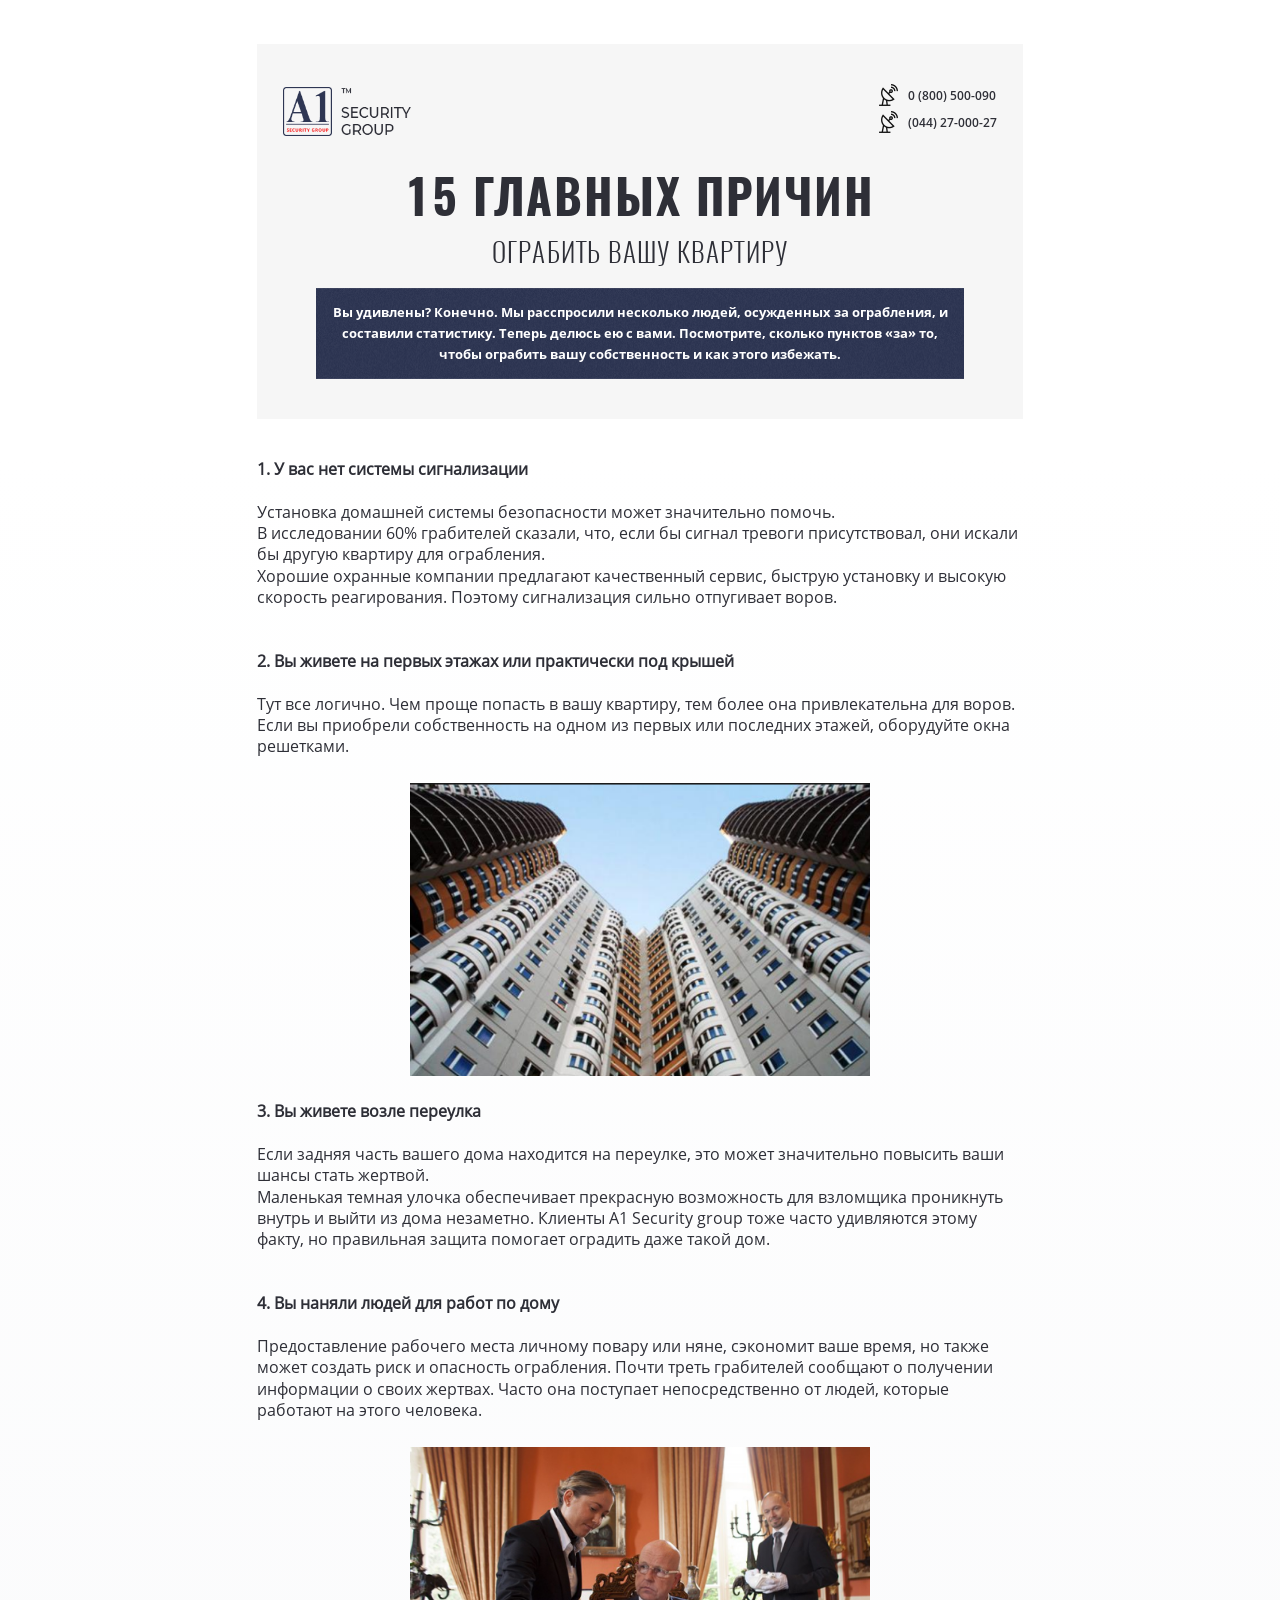
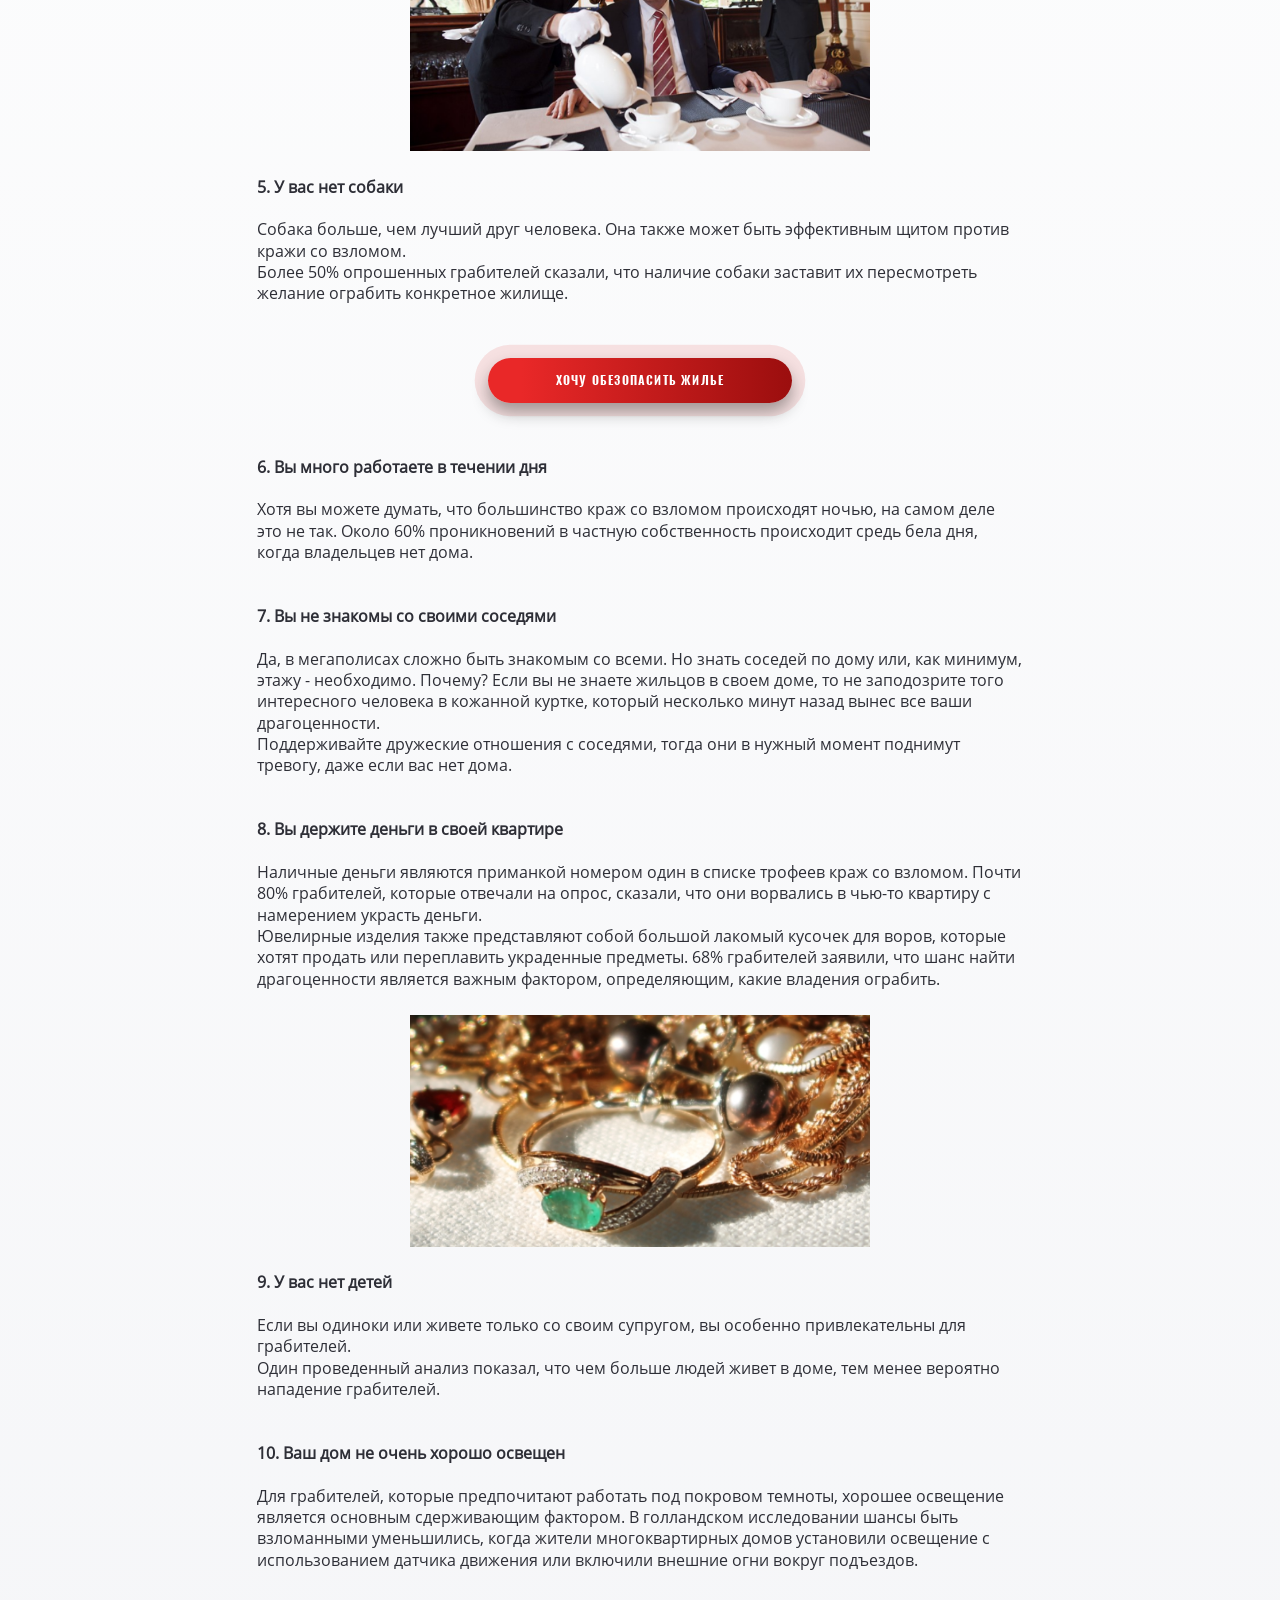
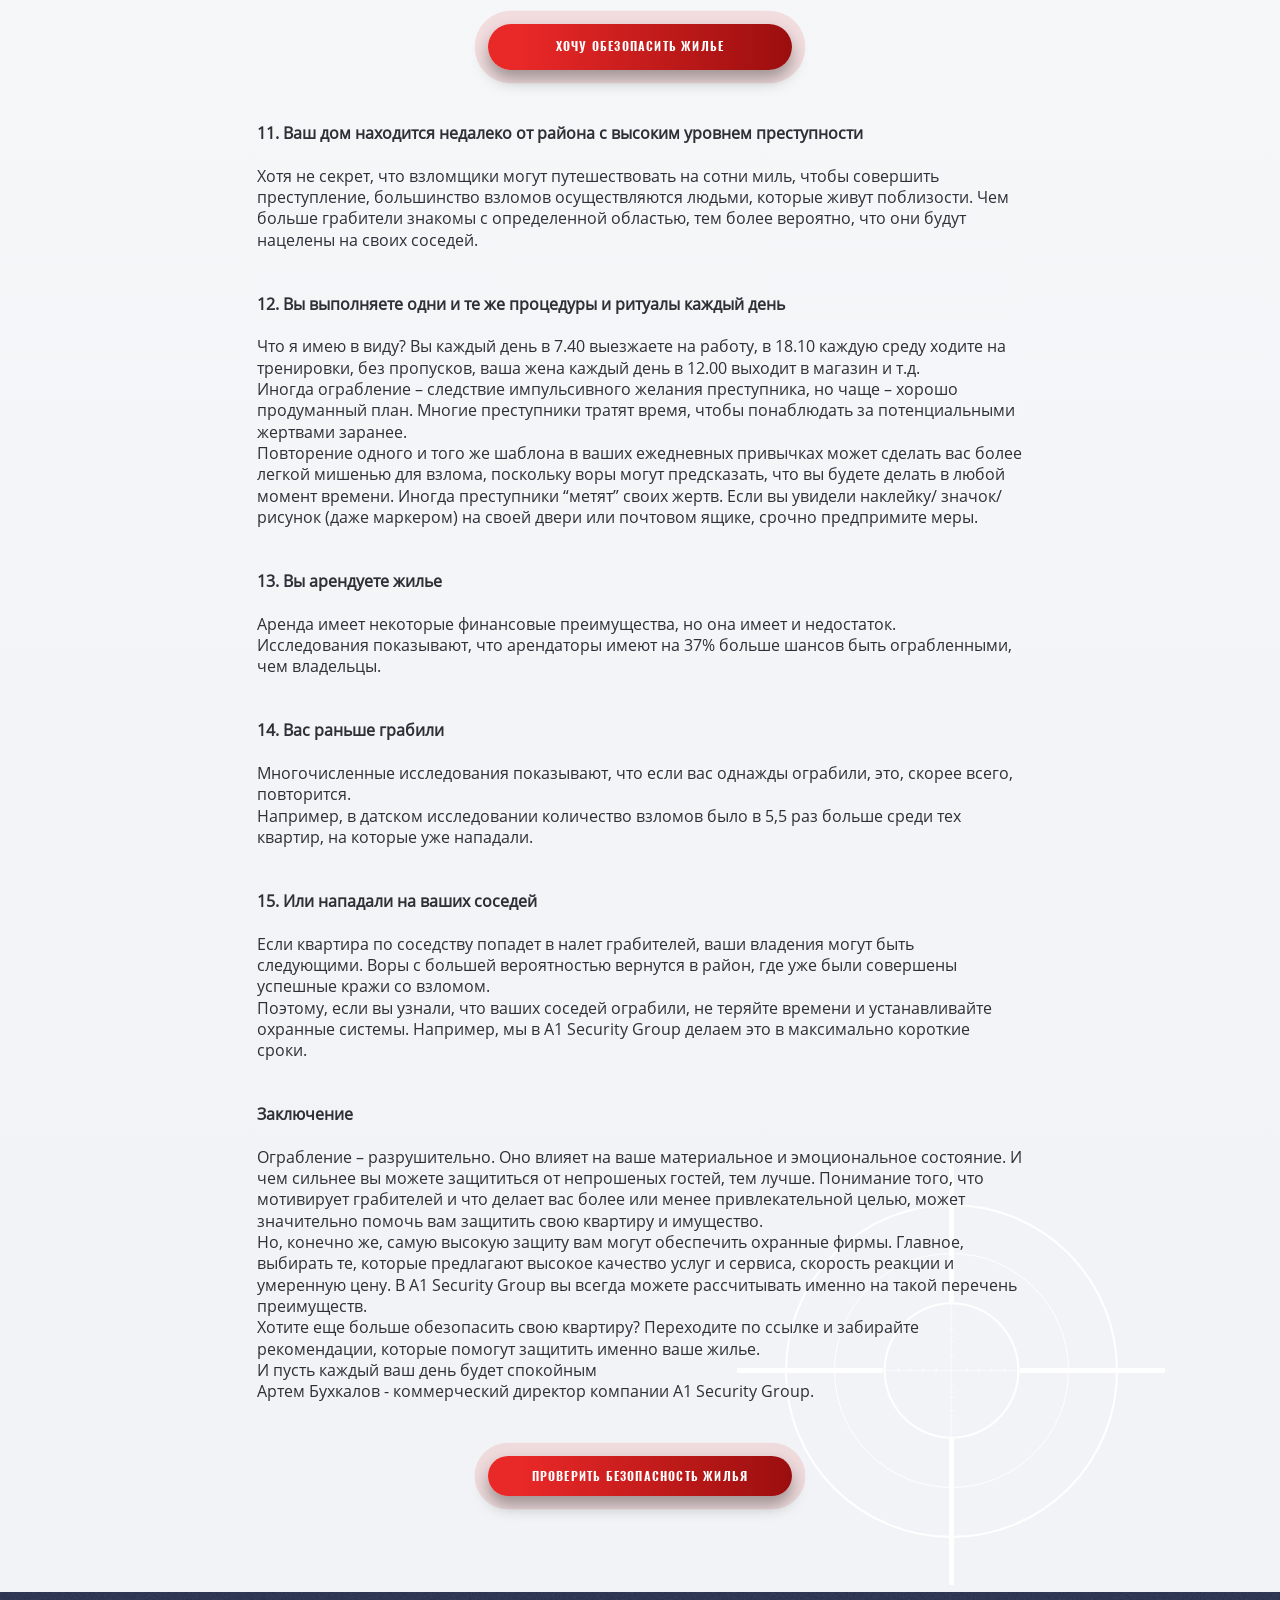
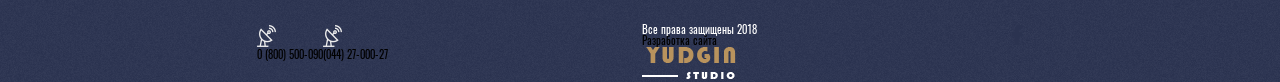
<file: article1.html>
<!DOCTYPE html>
<html>
<head>
	<title></title>
	<meta charset="utf-8">
	<meta http-equiv="X-UA-Compatible" content="IE=edge">
	<meta name="viewport" content="width=device-width, user-scalable=no">
	<link rel="icon" type="image/png" href="favicon.png"/>
	<link rel="stylesheet" type="text/css" href="css/value.css">
	<link rel="stylesheet" type="text/css" href="fonts/fonts.css">
	<link rel="stylesheet" type="text/css" href="css/animate.css">
</head>
<body>
	<header>
		<div class="container width2">
			<div class="top">
				<img src="img/logo.png" alt="" class="logo" />
				<div class="phone">
					<a href="tel:0800500090"><img src="img/header/tel.png" alt="" />0 (800) 500-090</a>
					<a href="tel:0442700027"><img src="img/header/tel.png" alt="" />(044) 27-000-27</a>
				</div>
			</div>
			<h1>15 главных причин</h1>
			<p class="text">ограбить вашу квартиру</p>
			<div class="occupation">
				<p>Вы удивлены? Конечно. Мы расспросили несколько людей, осужденных за ограбления, и составили статистику.
				Теперь делюсь ею с вами. Посмотрите, сколько пунктов «за» то, чтобы ограбить вашу собственность и как этого избежать.</p>
			</div>
		</div>
	</header>
	<main style="padding: 0;">
		<div class="bottom" style="padding: 0;">
			<div class="aim1">
				<img class="wow zoomIn" src="img/choice/aim2.png" alt="" />
				<div class="rectangle rec-left wow widthIn" data-wow-delay="1000ms"></div>
				<div class="rectangle rec-right wow widthIn" data-wow-delay="1000ms"></div>
				<div class="rectangle2 rec-top wow heightIn" data-wow-delay="1000ms"></div>
				<div class="rectangle2 rec-bottom wow heightIn" data-wow-delay="1000ms"></div>
				<div class="circle wow zoomIn" data-wow-delay="2000ms"></div>
				<div class="circle2 wow zoomIn" data-wow-delay="3000ms"></div>
			</div>
			<div class="width2">
				<div class="text" style="text-align: left;display: -webkit-flex;
				display: -moz-flex;
				display: -ms-flex;
				display: -o-flex;
				display: flex;flex-direction: column;">
					<strong style="">1. У вас нет системы сигнализации</strong>
					Установка домашней системы безопасности может значительно помочь.
					В исследовании 60% грабителей сказали, что, если бы сигнал тревоги присутствовал, они искали бы другую квартиру для ограбления.
					Хорошие охранные компании предлагают качественный сервис, быструю установку и высокую скорость реагирования. Поэтому сигнализация сильно отпугивает воров.
					

					<strong style="">2. Вы живете на первых этажах или практически под крышей</strong>
					Тут все логично. Чем проще попасть в вашу квартиру, тем более она привлекательна для воров. Если вы приобрели собственность на одном из первых или последних этажей, оборудуйте окна решетками.
					<img src="img/artical/image3.png" style="width: 60%; margin: 0 auto;padding: 2vw 0;" alt="" />
					

					<strong style="">3. Вы живете возле переулка</strong>
					Если задняя часть вашего дома находится на переулке, это может значительно повысить ваши шансы стать жертвой.
					Маленькая темная улочка обеспечивает прекрасную возможность для взломщика проникнуть внутрь и выйти из дома незаметно. Клиенты A1 Security group тоже часто удивляются этому факту, но правильная защита помогает оградить даже такой дом.
					

					<strong style="">4. Вы наняли людей для работ по дому</strong>
					Предоставление рабочего места личному повару или няне, сэкономит ваше время, но также может создать риск и опасность ограбления. Почти треть грабителей сообщают о получении информации о своих жертвах. Часто она поступает непосредственно от людей, которые работают на этого человека.
					<img src="img/artical/image1.png" style="width: 60%; margin: 0 auto;padding: 2vw 0;" alt="" />
					

					<strong style="">5. У вас нет собаки</strong>
					Собака больше, чем лучший друг человека. Она также может быть эффективным щитом против кражи со взломом.
					Более 50% опрошенных грабителей сказали, что наличие собаки заставит их пересмотреть желание ограбить конкретное жилище.
					<a href="#" class="button form-trigger">Хочу обезопасить жилье</a>
					

					<strong style="">6. Вы много работаете в течении дня</strong>
					Хотя вы можете думать, что большинство краж со взломом происходят ночью, на самом деле это не так. Около 60% проникновений в частную собственность происходит средь бела дня, когда владельцев нет дома.
					

					<strong style="">7. Вы не знакомы со своими соседями</strong>
					Да, в мегаполисах сложно быть знакомым со всеми. Но знать соседей по дому или, как минимум, этажу - необходимо. Почему? Если вы не знаете жильцов в своем доме, то не заподозрите того интересного человека в кожанной куртке, который несколько минут назад вынес все ваши драгоценности.
					Поддерживайте дружеские отношения с соседями, тогда они в нужный момент поднимут тревогу, даже если вас нет дома.
					

					<strong style="">8. Вы держите деньги в своей квартире</strong>
					Наличные деньги являются приманкой номером один в списке трофеев краж со взломом. Почти 80% грабителей, которые отвечали на опрос, сказали, что они ворвались в чью-то квартиру с намерением украсть деньги.
					Ювелирные изделия также представляют собой большой лакомый кусочек для воров, которые хотят продать или переплавить украденные предметы. 68% грабителей заявили, что шанс найти драгоценности является важным фактором, определяющим, какие владения ограбить.
					<img src="img/artical/image2.png" style="width: 60%; margin: 0 auto;padding: 2vw 0;" alt="" />
					

					<strong style="">9. У вас нет детей </strong>
					Если вы одиноки или живете только со своим супругом, вы особенно привлекательны для грабителей.
					Один проведенный анализ показал, что чем больше людей живет в доме, тем менее вероятно нападение грабителей.
					

					<strong style="">10. Ваш дом не очень хорошо освещен </strong>
					Для грабителей, которые предпочитают работать под покровом темноты, хорошее освещение является основным сдерживающим фактором. В голландском исследовании шансы быть взломанными уменьшились, когда жители многоквартирных домов установили освещение с использованием датчика движения или включили внешние огни вокруг подъездов.
					<a href="#" class="button form-trigger">Хочу обезопасить жилье</a>
					

					<strong style="">11. Ваш дом находится недалеко от района с высоким уровнем преступности</strong>
					Хотя не секрет, что взломщики могут путешествовать на сотни миль, чтобы совершить преступление, большинство взломов осуществляются людьми, которые живут поблизости. Чем больше грабители знакомы с определенной областью, тем более вероятно, что они будут нацелены на своих соседей.
					

					<strong style="">12. Вы выполняете одни и те же процедуры и ритуалы каждый день</strong>
					Что я имею в виду? Вы каждый день в 7.40 выезжаете на работу, в 18.10 каждую среду ходите на тренировки, без пропусков, ваша жена каждый день в 12.00 выходит в магазин и т.д.
					Иногда ограбление – следствие импульсивного желания преступника, но чаще – хорошо продуманный план. Многие преступники тратят время, чтобы понаблюдать за потенциальными жертвами заранее.
					Повторение одного и того же шаблона в ваших ежедневных привычках может сделать вас более легкой мишенью для взлома, поскольку воры могут предсказать, что вы будете делать в любой момент времени. Иногда преступники “метят” своих жертв. Если вы увидели наклейку/ значок/ рисунок (даже маркером) на своей двери или почтовом ящике, срочно предпримите меры. 
					

					<strong style="">13. Вы арендуете жилье</strong>
					Аренда имеет некоторые финансовые преимущества, но она имеет и недостаток.
					Исследования показывают, что арендаторы имеют на 37% больше шансов быть ограбленными, чем владельцы.
					

					<strong style="">14. Вас раньше грабили</strong>
					Многочисленные исследования показывают, что если вас однажды ограбили, это, скорее всего, повторится.
					Например, в датском исследовании количество взломов было в 5,5 раз больше среди тех квартир, на которые уже нападали.  
					

					<strong style="">15. Или нападали на ваших соседей</strong>
					Если квартира по соседству попадет в налет грабителей, ваши владения могут быть следующими. Воры с большей вероятностью вернутся в район, где уже были совершены успешные кражи со взломом.
					Поэтому, если вы узнали, что ваших соседей ограбили, не теряйте времени и устанавливайте охранные системы. Например, мы в А1 Security Group делаем это в максимально короткие сроки.


					<strong>Заключение</strong>
					Ограбление – разрушительно. Оно влияет на ваше материальное и эмоциональное состояние. И чем сильнее вы можете защититься от непрошеных гостей, тем лучше. Понимание того, что мотивирует грабителей и что делает вас более или менее привлекательной целью, может значительно помочь вам защитить свою квартиру и имущество.
					Но, конечно же, самую высокую защиту вам могут обеспечить охранные фирмы. Главное, выбирать те, которые предлагают высокое качество услуг и сервиса, скорость реакции и умеренную цену. В А1 Security Group вы всегда можете рассчитывать именно на такой перечень преимуществ.
					Хотите еще больше обезопасить свою квартиру? Переходите по ссылке и забирайте рекомендации, которые помогут защитить именно ваше жилье.
					И пусть каждый ваш день будет спокойным 
					Артем Бухкалов -  коммерческий директор компании А1 Security Group.
				</div>
				<a href="#" class="button form-trigger">Проверить Безопасность Жилья</a>
			</div>
		</div>
	</main>
	<footer>
		<div class="width2">
			<div class="contact">
				<a href="tel:0800500090" class="phone"><img src="img/footer/satellite.png" alt="" /><p>0 (800) 500-090</p></a>
				<a href="tel:0442700027" class="phone"><img src="img/footer/satellite.png" alt="" /><p>(044) 27-000-27</p></a>
			</div>
			<div class="center">
				<p class="protection2">Все права защищены 2018</p>
				<a target="_blank" href="https://yudgin.studio/" class="developer">
					<p>Разработка сайта</p>
					<img src="img/footer/logo.png" alt="" />
				</a>
			</div>
			<div class="social">
				<a href="#"><img src="img/footer/facebook.png" alt="" /></a>
			</div>
		</div>
	</footer>

	<div class="popup-forma">
		<div class="close-bg"></div>
		<div class="form">
			<img src="img/close.png" alt="" class="close" />
			<p class="title">Заполните форму</p>
			<form>
				<input type="text" name="name" placeholder="Ваше имя" required />
				<input type="tel" name="tel" placeholder="+380" required />
			</form>
			<button class="button form-trigger" type="submit">Отправить</button>
		</div>
	</div>
	<script src="js/jquery.min.js" type="text/javascript"></script>
	<script src="js/script.js" type="text/javascript"></script>
	<script src="js/wow.js" type="text/javascript"></script>
</body>
</html>
</file>
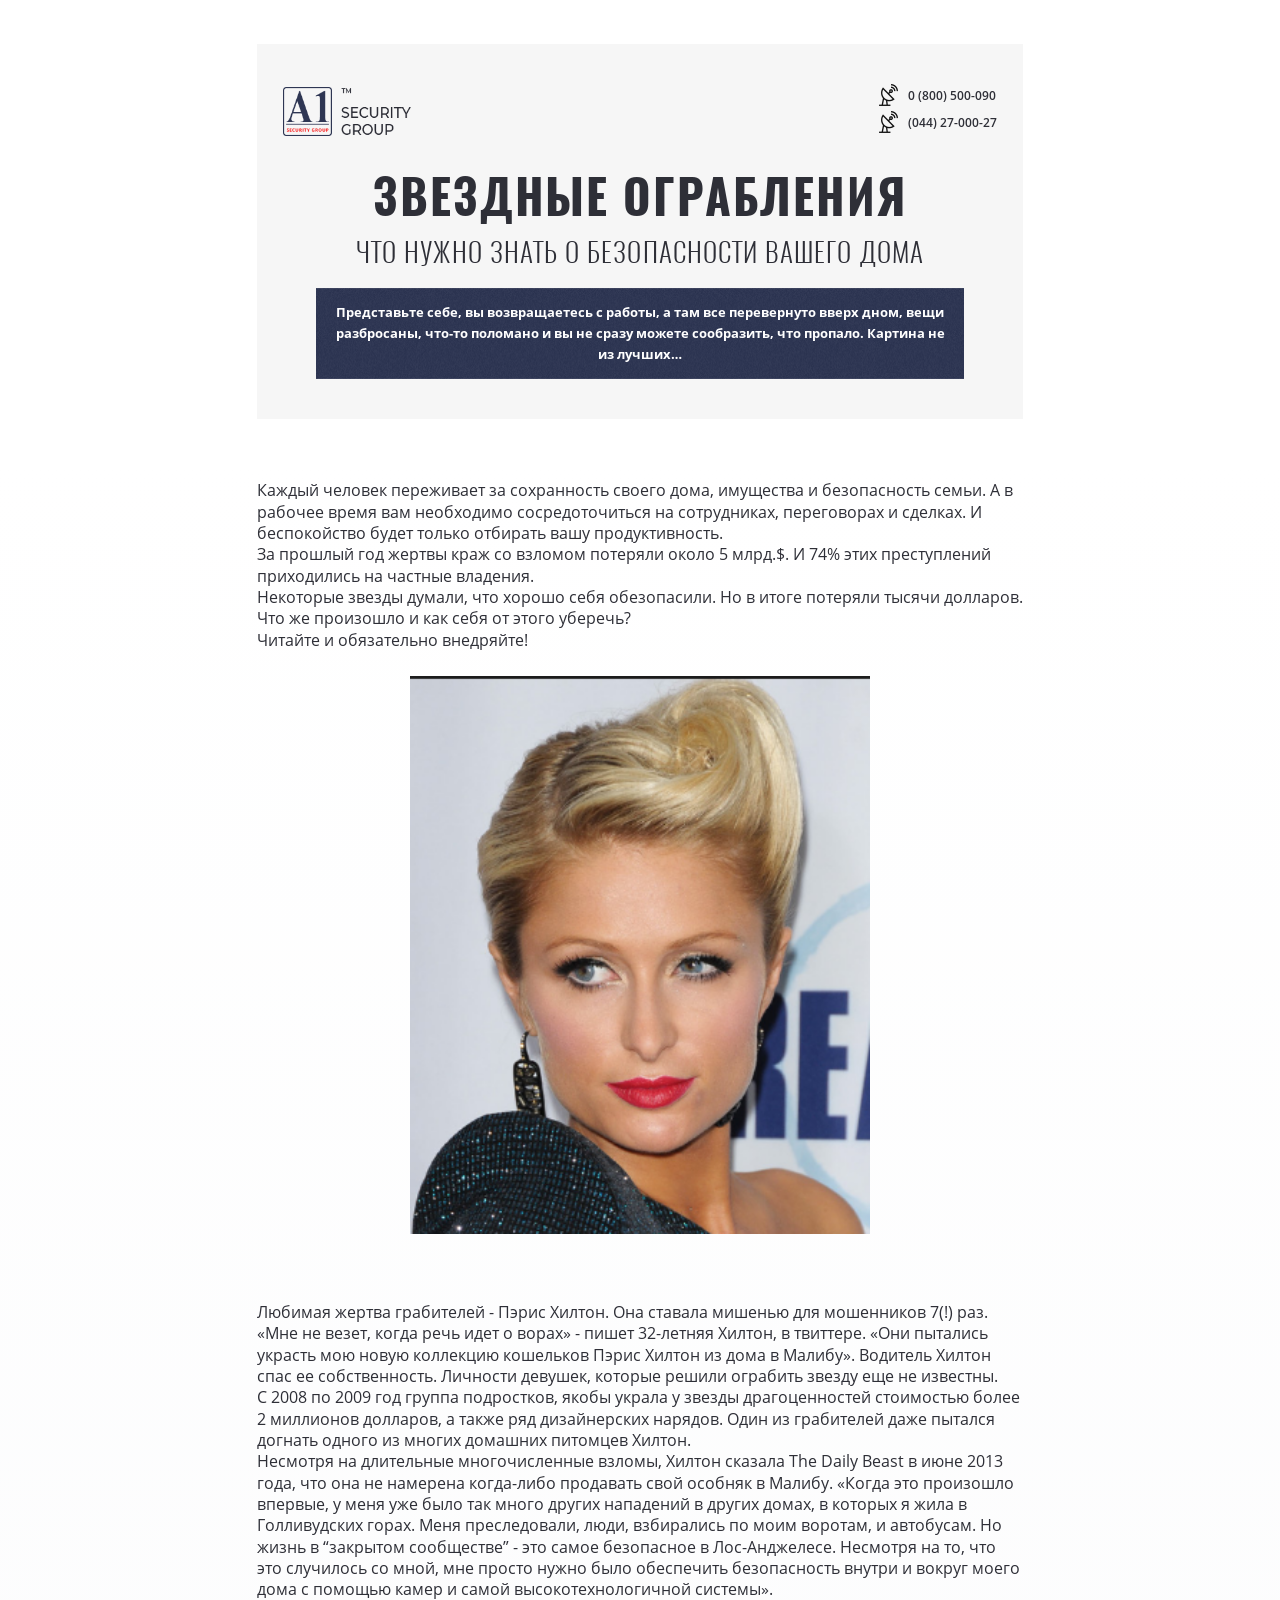
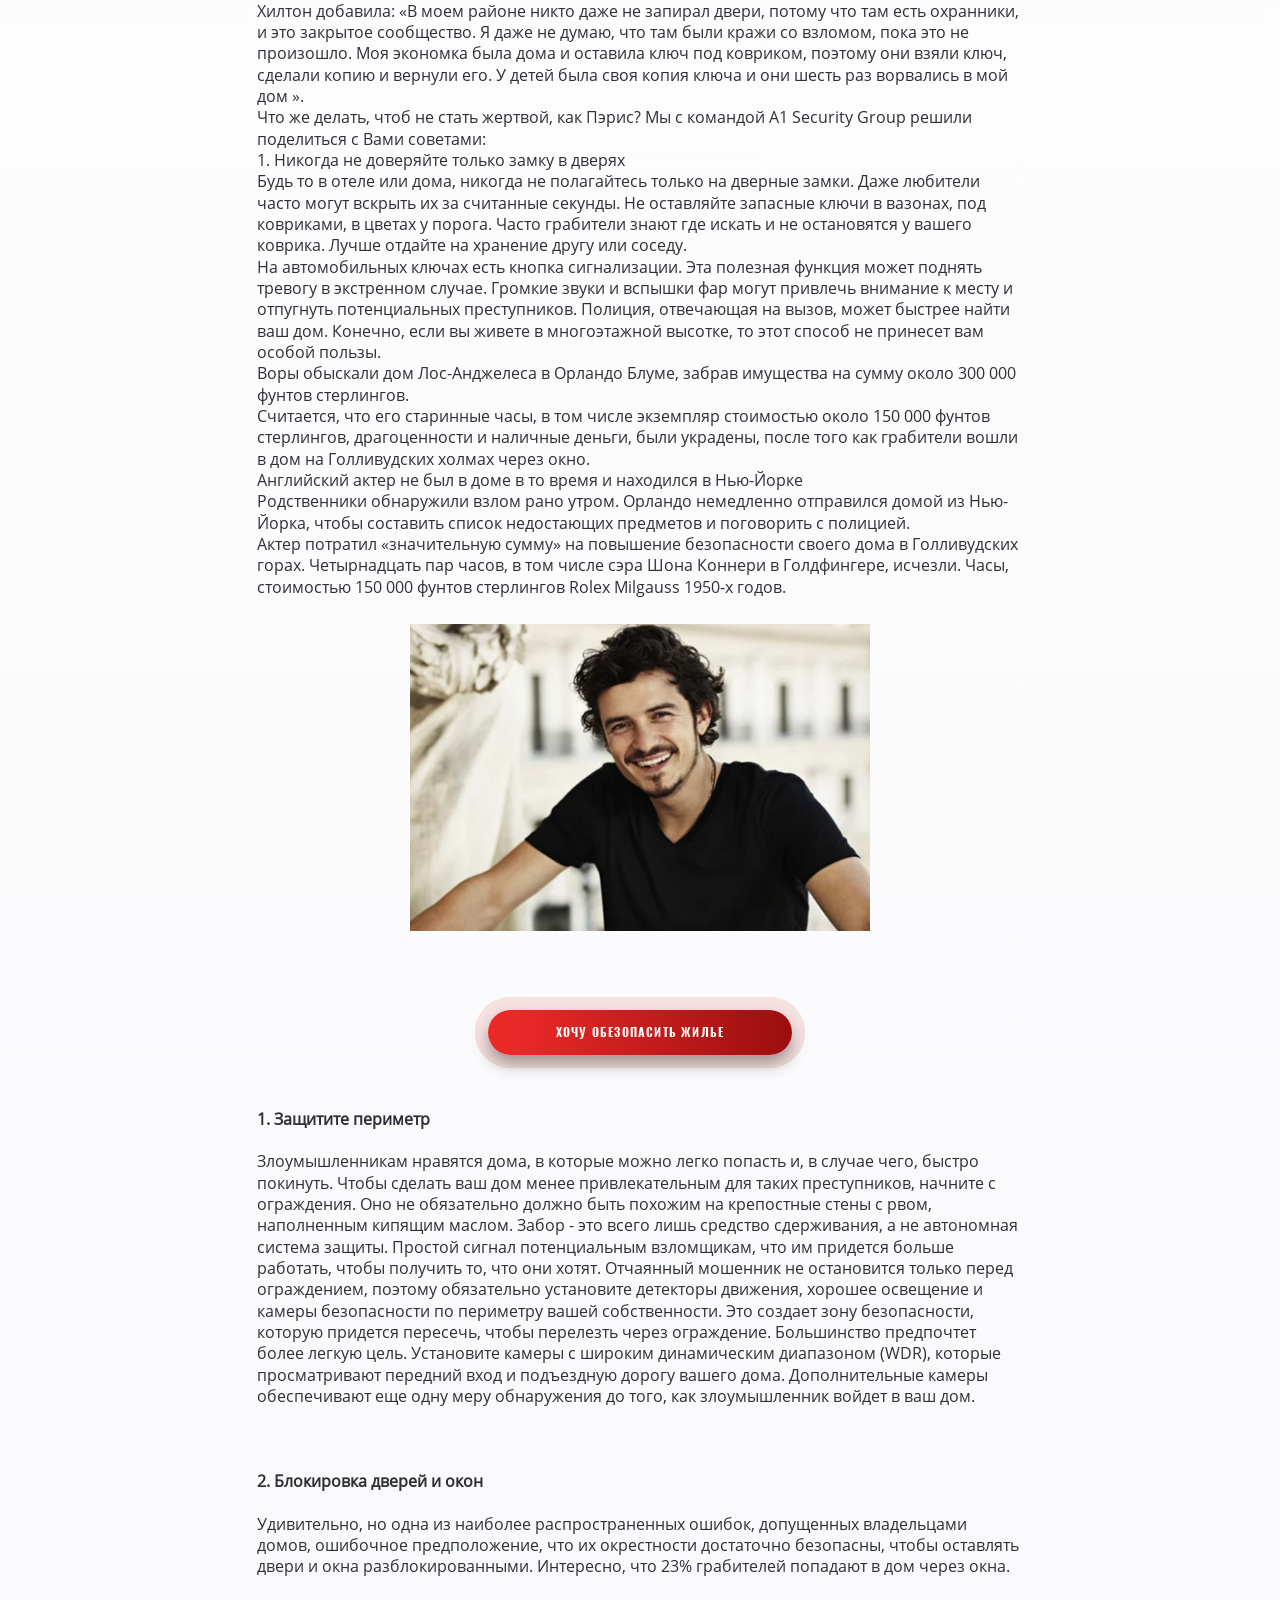
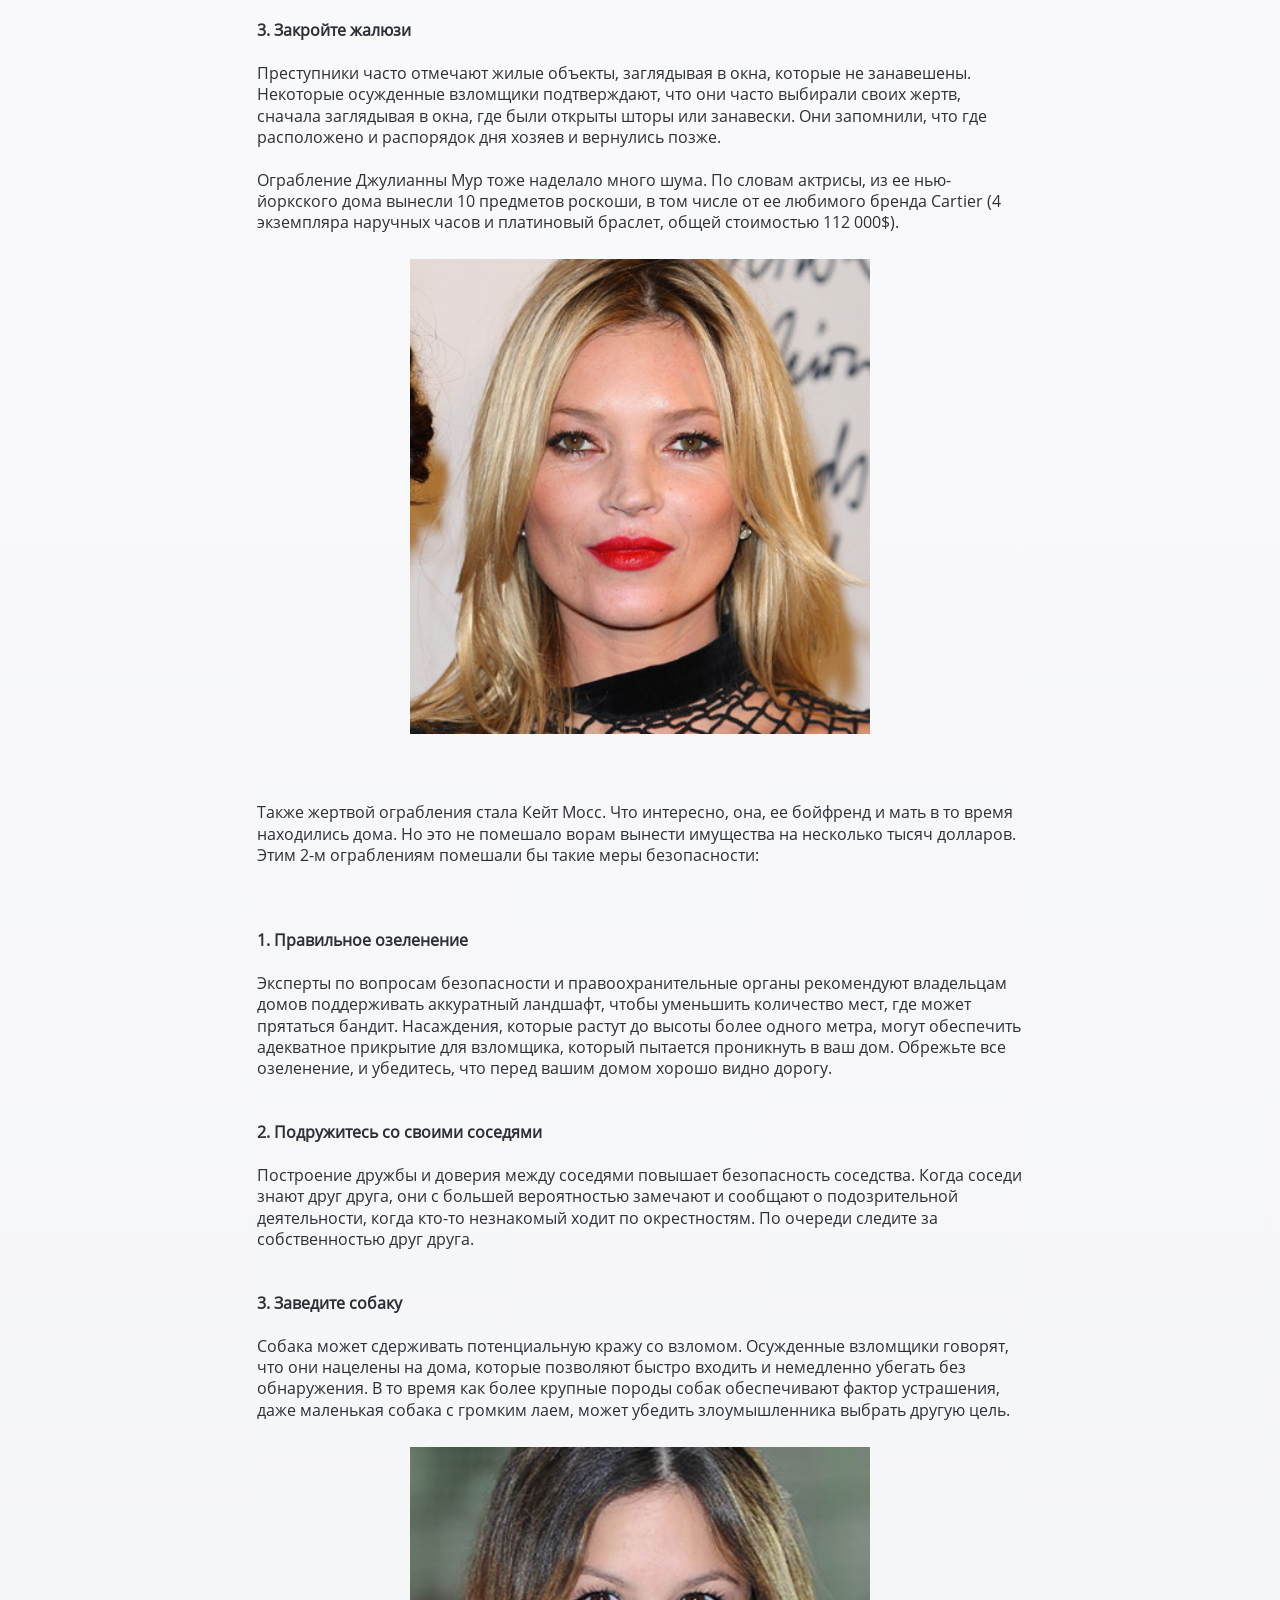
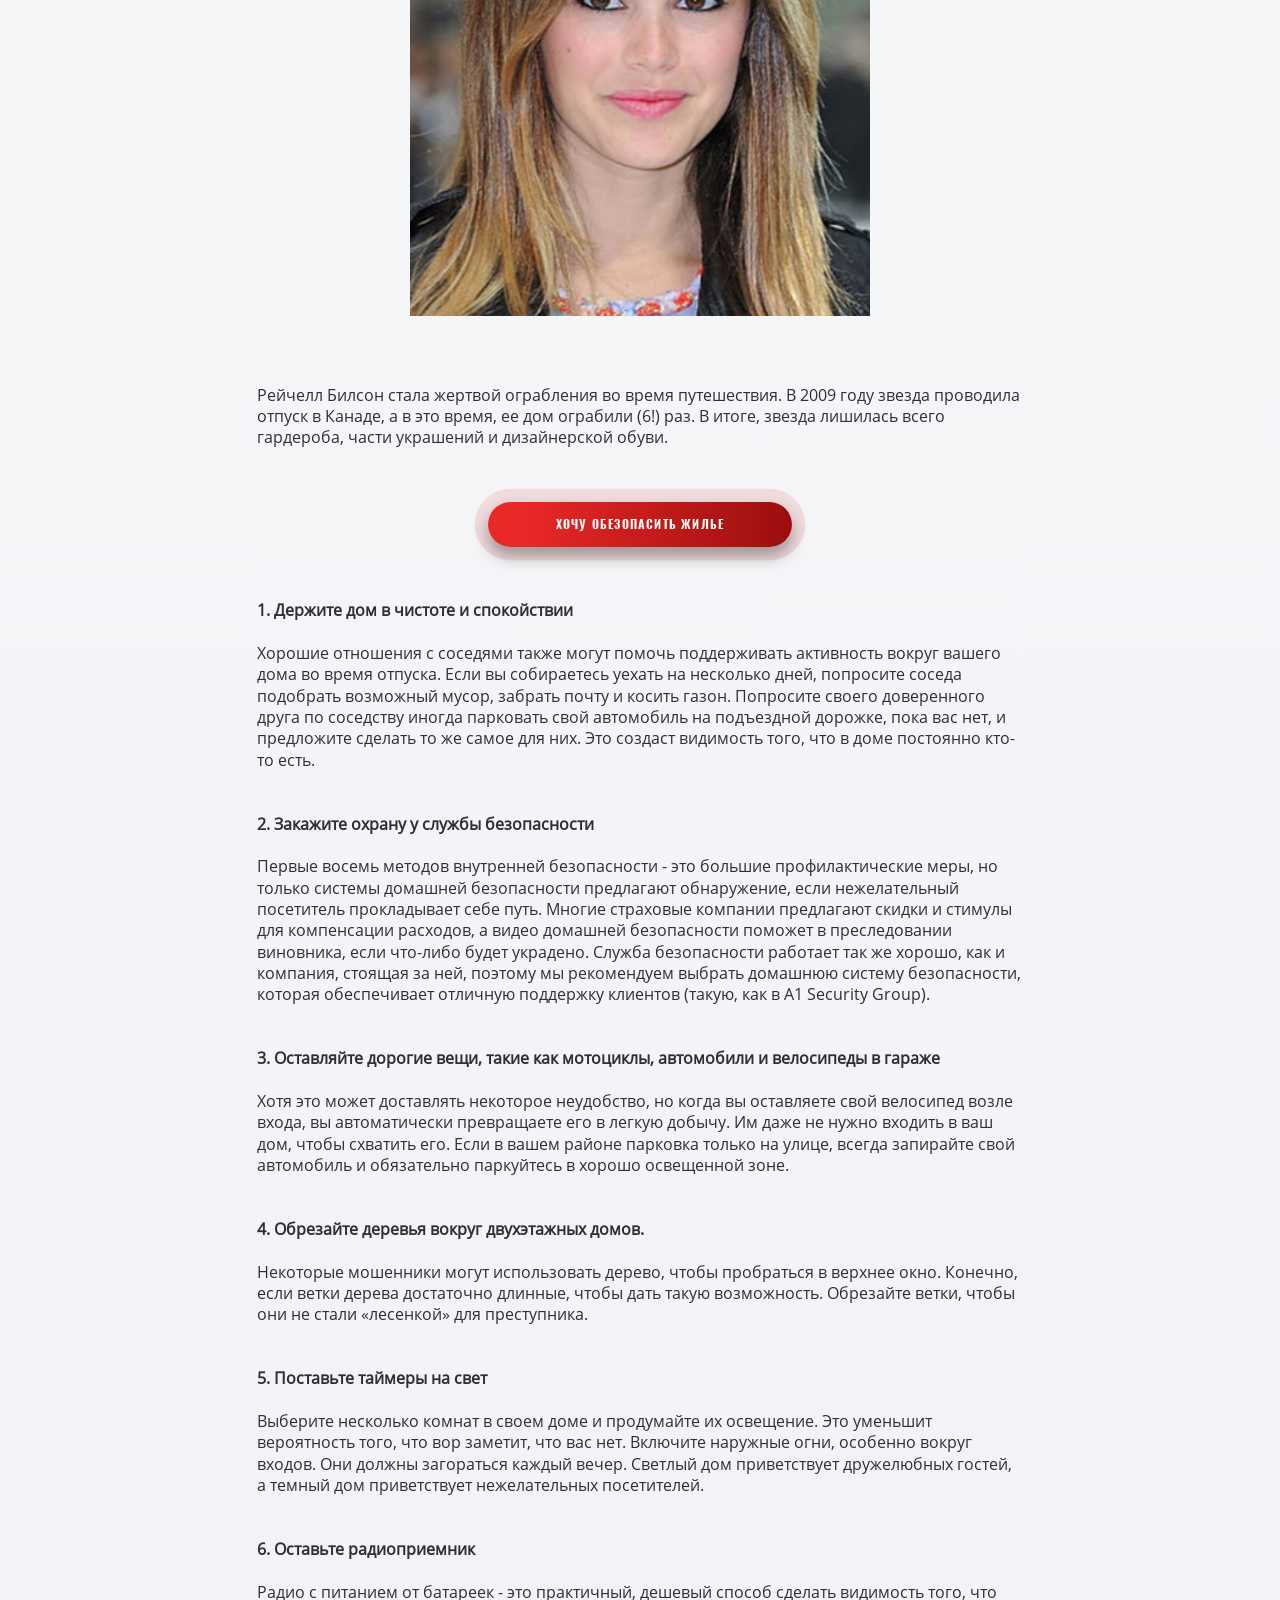
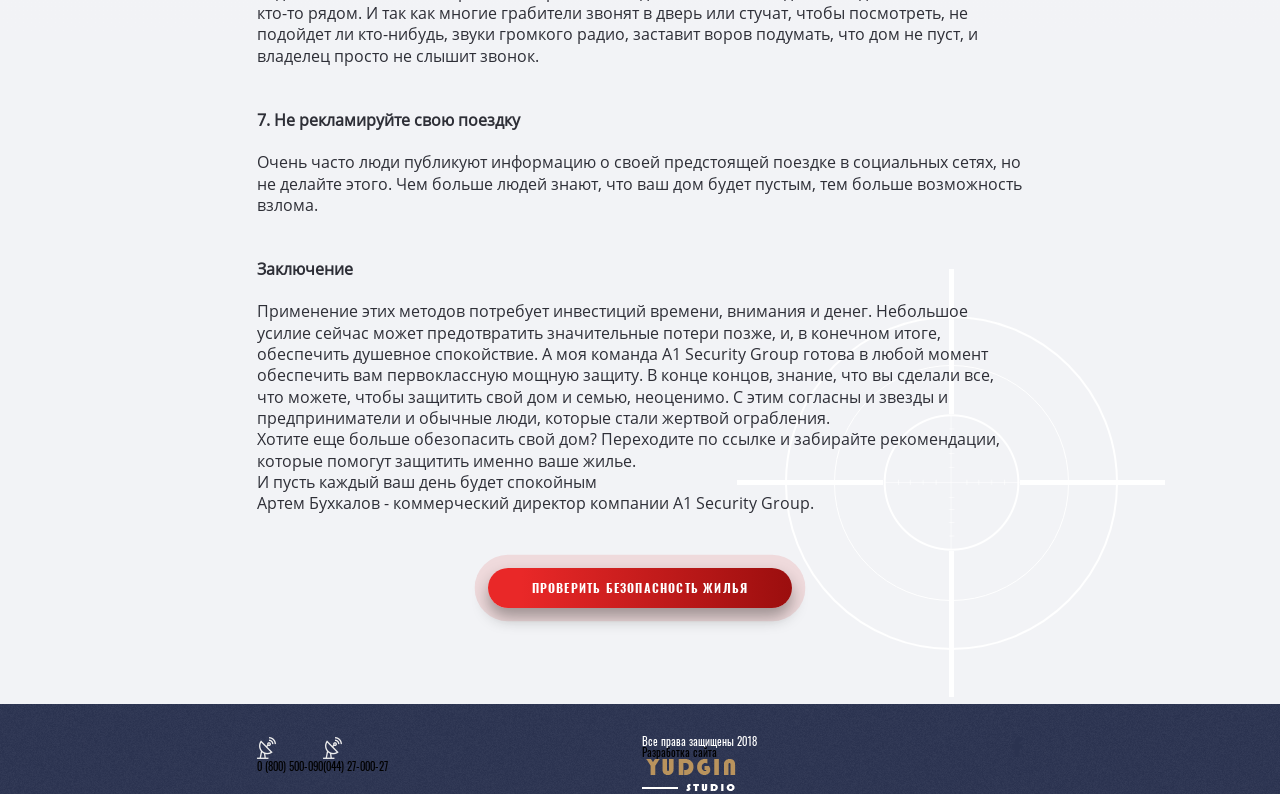
<file: article2.html>
<!DOCTYPE html>
<html>
<head>
	<title></title>
	<meta charset="utf-8">
	<meta http-equiv="X-UA-Compatible" content="IE=edge">
	<meta name="viewport" content="width=device-width, user-scalable=no">
	<link rel="icon" type="image/png" href="favicon.png"/>
	<link rel="stylesheet" type="text/css" href="css/value.css">
	<link rel="stylesheet" type="text/css" href="fonts/fonts.css">
	<link rel="stylesheet" type="text/css" href="css/animate.css">
</head>
<body>
	<header>
		<div class="container width2">
			<div class="top">
				<img src="img/logo.png" alt="" class="logo" />
				<div class="phone">
					<a href="tel:0800500090"><img src="img/header/tel.png" alt="" />0 (800) 500-090</a>
					<a href="tel:0442700027"><img src="img/header/tel.png" alt="" />(044) 27-000-27</a>
				</div>
			</div>
			<h1>Звездные ограбления</h1>
			<p class="text">Что нужно знать о безопасности вашего дома</p>
			<div class="occupation">
				<p>Представьте себе, вы возвращаетесь с работы, а там все перевернуто вверх дном, вещи разбросаны, что-то поломано и вы не сразу можете сообразить, что пропало. Картина не из лучших…</p>
			</div>
		</div>
	</header>
	<main style="padding: 0;">
		<div class="bottom" style="padding: 0;">
			<div class="aim1">
				<img class="wow zoomIn" src="img/choice/aim2.png" alt="" />
				<div class="rectangle rec-left wow widthIn" data-wow-delay="1000ms"></div>
				<div class="rectangle rec-right wow widthIn" data-wow-delay="1000ms"></div>
				<div class="rectangle2 rec-top wow heightIn" data-wow-delay="1000ms"></div>
				<div class="rectangle2 rec-bottom wow heightIn" data-wow-delay="1000ms"></div>
				<div class="circle wow zoomIn" data-wow-delay="2000ms"></div>
				<div class="circle2 wow zoomIn" data-wow-delay="3000ms"></div>
			</div>
			<div class="width2">
				<div class="text" style="text-align: left;display: flex;flex-direction: column;">
					Каждый человек переживает за сохранность своего дома, имущества и безопасность семьи. А в рабочее время вам необходимо сосредоточиться на сотрудниках, переговорах и сделках. И беспокойство будет только отбирать вашу продуктивность.
					За прошлый год жертвы краж со взломом потеряли около 5 млрд.$. И 74% этих преступлений приходились на частные владения. 
					Некоторые звезды думали, что хорошо себя обезопасили. Но в итоге потеряли тысячи долларов. Что же произошло и как себя от этого уберечь? 
					Читайте и обязательно внедряйте!
					<img src="img/artical/4.png" alt="" style="width: 60%;margin: 0 auto;padding: 2vw 0;" />

					Любимая жертва грабителей - Пэрис Хилтон. Она ставала мишенью для мошенников 7(!) раз. 
					«Мне не везет, когда речь идет о ворах» - пишет 32-летняя Хилтон, в твиттере. «Они пытались украсть мою новую коллекцию кошельков Пэрис Хилтон из дома в Малибу». Водитель Хилтон спас ее собственность. Личности девушек, которые решили ограбить звезду еще не известны.
					С 2008 по 2009 год группа подростков, якобы украла у звезды драгоценностей стоимостью более 2 миллионов долларов, а также ряд дизайнерских нарядов. Один из грабителей даже пытался догнать одного из многих домашних питомцев Хилтон. 
					Несмотря на длительные многочисленные взломы, Хилтон сказала The Daily Beast в июне 2013 года, что она не намерена когда-либо продавать свой особняк в Малибу. «Когда это произошло впервые, у меня уже было так много других нападений в других домах, в которых я жила в Голливудских горах. Меня преследовали, люди, взбирались по моим воротам, и автобусам. Но жизнь в “закрытом сообществе” - это самое безопасное в Лос-Анджелесе. Несмотря на то, что это случилось со мной, мне просто нужно было обеспечить безопасность внутри и вокруг моего дома с помощью камер и самой высокотехнологичной системы».
					Хилтон добавила: «В моем районе никто даже не запирал двери, потому что там есть охранники, и это закрытое сообщество. Я даже не думаю, что там были кражи со взломом, пока это не произошло. Моя экономка была дома и оставила ключ под ковриком, поэтому они взяли ключ, сделали копию и вернули его. У детей была своя копия ключа и они шесть раз ворвались в мой дом ».
					Что же делать, чтоб не стать жертвой, как Пэрис? Мы с командой А1 Security Group решили поделиться с Вами советами:
					1. Никогда не доверяйте только замку в дверях
					Будь то в отеле или дома, никогда не полагайтесь только на дверные замки. Даже любители часто могут вскрыть их за считанные секунды. Не оставляйте запасные ключи в вазонах, под ковриками, в цветах у порога. Часто грабители знают где искать и не остановятся у вашего коврика. Лучше отдайте на хранение другу или соседу.
					На автомобильных ключах есть кнопка сигнализации. Эта полезная функция может поднять тревогу в экстренном случае. Громкие звуки и вспышки фар могут привлечь внимание к месту и отпугнуть потенциальных преступников. Полиция, отвечающая на вызов, может быстрее найти ваш дом. Конечно, если вы живете в многоэтажной высотке, то этот способ не принесет вам особой пользы. 
					Воры обыскали дом Лос-Анджелеса в Орландо Блуме, забрав имущества на сумму около 300 000 фунтов стерлингов.
					Считается, что его старинные часы, в том числе экземпляр стоимостью около 150 000 фунтов стерлингов, драгоценности и наличные деньги, были украдены, после того как грабители вошли в дом на Голливудских холмах через окно.
					Английский актер не был в доме в то время и находился в Нью-Йорке
					Родственники обнаружили взлом рано утром. Орландо немедленно отправился домой из Нью-Йорка, чтобы составить список недостающих предметов и поговорить с полицией.
					Актер потратил «значительную сумму» на повышение безопасности своего дома в Голливудских горах. Четырнадцать пар часов, в том числе сэра Шона Коннери в Голдфингере, исчезли. Часы, стоимостью 150 000 фунтов стерлингов Rolex Milgauss 1950-х годов.
					<img src="img/artical/1.png" alt="" style="width: 60%;margin: 0 auto;padding: 2vw 0;" />
					<a href="#" class="button form-trigger">Хочу обезопасить жилье</a>
					

					<strong style="">1. Защитите периметр</strong> 
					Злоумышленникам нравятся дома, в которые можно легко попасть и, в случае чего, быстро покинуть. Чтобы сделать ваш дом менее привлекательным для таких преступников, начните с ограждения. Оно не обязательно должно быть похожим на крепостные стены с рвом, наполненным кипящим маслом. Забор - это всего лишь средство сдерживания, а не автономная система защиты. Простой сигнал потенциальным взломщикам, что им придется больше работать, чтобы получить то, что они хотят. Отчаянный мошенник не остановится только перед ограждением, поэтому обязательно установите детекторы движения, хорошее освещение и камеры безопасности по периметру вашей собственности. Это создает зону безопасности, которую придется пересечь, чтобы перелезть через ограждение. Большинство предпочтет более легкую цель. Установите камеры с широким динамическим диапазоном (WDR), которые просматривают передний вход и подъездную дорогу вашего дома. Дополнительные камеры обеспечивают еще одну меру обнаружения до того, как злоумышленник войдет в ваш дом.

					

					<strong style="">2. Блокировка дверей и окон</strong> 
					Удивительно, но одна из наиболее распространенных ошибок, допущенных владельцами домов, ошибочное предположение, что их окрестности достаточно безопасны, чтобы оставлять двери и окна разблокированными. Интересно, что 23% грабителей попадают в дом через окна.
					

					<strong style="">3. Закройте жалюзи</strong> 
					Преступники часто отмечают жилые объекты, заглядывая в окна, которые не занавешены. Некоторые осужденные взломщики подтверждают, что они часто выбирали своих жертв, сначала заглядывая в окна, где были открыты шторы или занавески. Они запомнили, что где расположено и распорядок дня хозяев и вернулись позже.

					Ограбление Джулианны Мур тоже наделало много шума. По словам актрисы, из ее нью-йоркского дома вынесли 10 предметов роскоши, в том числе от ее любимого бренда Cartier (4 экземпляра наручных часов и платиновый браслет, общей стоимостью 112 000$).
					<img src="img/artical/3.png" alt="" style="width: 60%;margin: 0 auto;padding: 2vw 0;" />

					Также жертвой ограбления стала Кейт Мосс. Что интересно, она, ее бойфренд и мать в то время находились дома. Но это не помешало ворам вынести имущества на несколько тысяч долларов.
					Этим 2-м ограблениям помешали бы такие меры безопасности:

					

					<strong style="">1. Правильное озеленение</strong> 
					Эксперты по вопросам безопасности и правоохранительные органы рекомендуют владельцам домов поддерживать аккуратный ландшафт, чтобы уменьшить количество мест, где может прятаться бандит. Насаждения, которые растут до высоты более одного метра, могут обеспечить адекватное прикрытие для взломщика, который пытается проникнуть в ваш дом. Обрежьте все озеленение, и убедитесь, что перед вашим домом хорошо видно дорогу.
					

					<strong style="">2. Подружитесь со своими соседями</strong> 
					Построение дружбы и доверия между соседями повышает безопасность соседства. Когда соседи знают друг друга, они с большей вероятностью замечают и сообщают о подозрительной деятельности, когда кто-то незнакомый ходит по окрестностям. По очереди следите за собственностью друг друга.
					

					<strong style="">3. Заведите собаку</strong> 
					Собака может сдерживать потенциальную кражу со взломом. Осужденные взломщики говорят, что они нацелены на дома, которые позволяют быстро входить и немедленно убегать без обнаружения. В то время как более крупные породы собак обеспечивают фактор устрашения, даже маленькая собака с громким лаем, может убедить злоумышленника выбрать другую цель.
					<img src="img/artical/2.png" alt="" style="width: 60%;margin: 0 auto;padding: 2vw 0;" />

					Рейчелл Билсон стала жертвой ограбления во время путешествия. В 2009 году звезда проводила отпуск в Канаде, а в это время, ее дом ограбили (6!) раз. В итоге, звезда лишилась всего гардероба, части украшений и дизайнерской обуви. 
					<a href="#" class="button form-trigger">Хочу обезопасить жилье</a>

					<strong style="">1. Держите дом в чистоте и спокойствии</strong> 
					Хорошие отношения с соседями также могут помочь поддерживать активность вокруг вашего дома во время отпуска. Если вы собираетесь уехать на несколько дней, попросите соседа подобрать возможный мусор, забрать почту и косить газон. Попросите своего доверенного друга по соседству иногда парковать свой автомобиль на подъездной дорожке, пока вас нет, и предложите сделать то же самое для них. Это создаст видимость того, что в доме постоянно кто-то есть.
					

					<strong style="">2. Закажите охрану у службы безопасности</strong> 
					Первые восемь методов внутренней безопасности - это большие профилактические меры, но только системы домашней безопасности предлагают обнаружение, если нежелательный посетитель прокладывает себе путь. Многие страховые компании предлагают скидки и стимулы для компенсации расходов, а видео домашней безопасности поможет в преследовании виновника, если что-либо будет украдено. Служба безопасности работает так же хорошо, как и компания, стоящая за ней, поэтому мы рекомендуем выбрать домашнюю систему безопасности, которая обеспечивает отличную поддержку клиентов (такую, как в А1 Security Group).
					

					<strong style="">3. Оставляйте дорогие вещи, такие как мотоциклы, автомобили и велосипеды в гараже</strong> 
					Хотя это может доставлять некоторое неудобство, но когда вы оставляете свой велосипед возле входа, вы автоматически превращаете его в легкую добычу. Им даже не нужно входить в ваш дом, чтобы схватить его. Если в вашем районе парковка только на улице, всегда запирайте свой автомобиль и обязательно паркуйтесь в хорошо освещенной зоне.
					

					<strong style="">4. Обрезайте деревья вокруг двухэтажных домов. </strong> 
					Некоторые мошенники могут использовать дерево, чтобы пробраться в верхнее окно. Конечно, если ветки дерева достаточно длинные, чтобы дать такую возможность. Обрезайте ветки, чтобы они не стали «лесенкой» для преступника.
					

					<strong style="">5. Поставьте таймеры на свет</strong> 
					Выберите несколько комнат в своем доме и продумайте их освещение. Это уменьшит вероятность того, что вор заметит, что вас нет. Включите наружные огни, особенно вокруг входов. Они должны загораться каждый вечер. Светлый дом приветствует дружелюбных гостей, а темный дом приветствует нежелательных посетителей.
					

					<strong style="">6. Оставьте радиоприемник</strong> 
					Радио с питанием от батареек - это практичный, дешевый способ сделать видимость того, что кто-то рядом. И так как многие грабители звонят в дверь или стучат, чтобы посмотреть, не подойдет ли кто-нибудь, звуки громкого радио, заставит воров подумать, что дом не пуст, и владелец просто не слышит звонок.
					

					<strong style="">7. Не рекламируйте свою поездку</strong> 
					Очень часто люди публикуют информацию о своей предстоящей поездке в социальных сетях, но не делайте этого. Чем больше людей знают, что ваш дом будет пустым, тем больше возможность взлома.


					<strong style="">Заключение</strong>
					Применение этих методов потребует инвестиций времени, внимания и денег. Небольшое усилие сейчас может предотвратить значительные потери позже, и, в конечном итоге, обеспечить душевное спокойствие. А моя команда А1 Security Group готова в любой момент обеспечить вам первоклассную мощную защиту. В конце концов, знание, что вы сделали все, что можете, чтобы защитить свой дом и семью, неоценимо. С этим согласны и звезды и предприниматели и обычные люди, которые стали жертвой ограбления.
					Хотите еще больше обезопасить свой дом? Переходите по ссылке и забирайте рекомендации, которые помогут защитить именно ваше жилье.
					И пусть каждый ваш день будет спокойным 
					Артем Бухкалов -  коммерческий директор компании А1 Security Group.
				</div>
				<a href="#" class="button form-trigger">Проверить Безопасность Жилья</a>
			</div>
		</div>
	</main>
	<footer>
		<div class="width2">
			<div class="contact">
				<a href="tel:0800500090" class="phone"><img src="img/footer/satellite.png" alt="" /><p>0 (800) 500-090</p></a>
				<a href="tel:0442700027" class="phone"><img src="img/footer/satellite.png" alt="" /><p>(044) 27-000-27</p></a>
			</div>
			<div class="center">
				<p class="protection2">Все права защищены 2018</p>
				<a target="_blank" href="https://yudgin.studio/" class="developer">
					<p>Разработка сайта</p>
					<img src="img/footer/logo.png" alt="" />
				</a>
			</div>
			<div class="social">
				<a href="#"><img src="img/footer/facebook.png" alt="" /></a>
			</div>
		</div>
	</footer>

	<div class="popup-forma">
		<div class="close-bg"></div>
		<div class="form">
			<img src="img/close.png" alt="" class="close" />
			<p class="title">Заполните форму</p>
			<form>
				<input type="text" name="name" placeholder="Ваше имя" required />
				<input type="tel" name="tel" placeholder="+380" required />
			</form>
			<button class="button form-trigger" type="submit">Отправить</button>
		</div>
	</div>
	<script src="js/jquery.min.js" type="text/javascript"></script>
	<script src="js/script.js" type="text/javascript"></script>
	<script src="js/wow.js" type="text/javascript"></script>
</body>
</html>
</file>
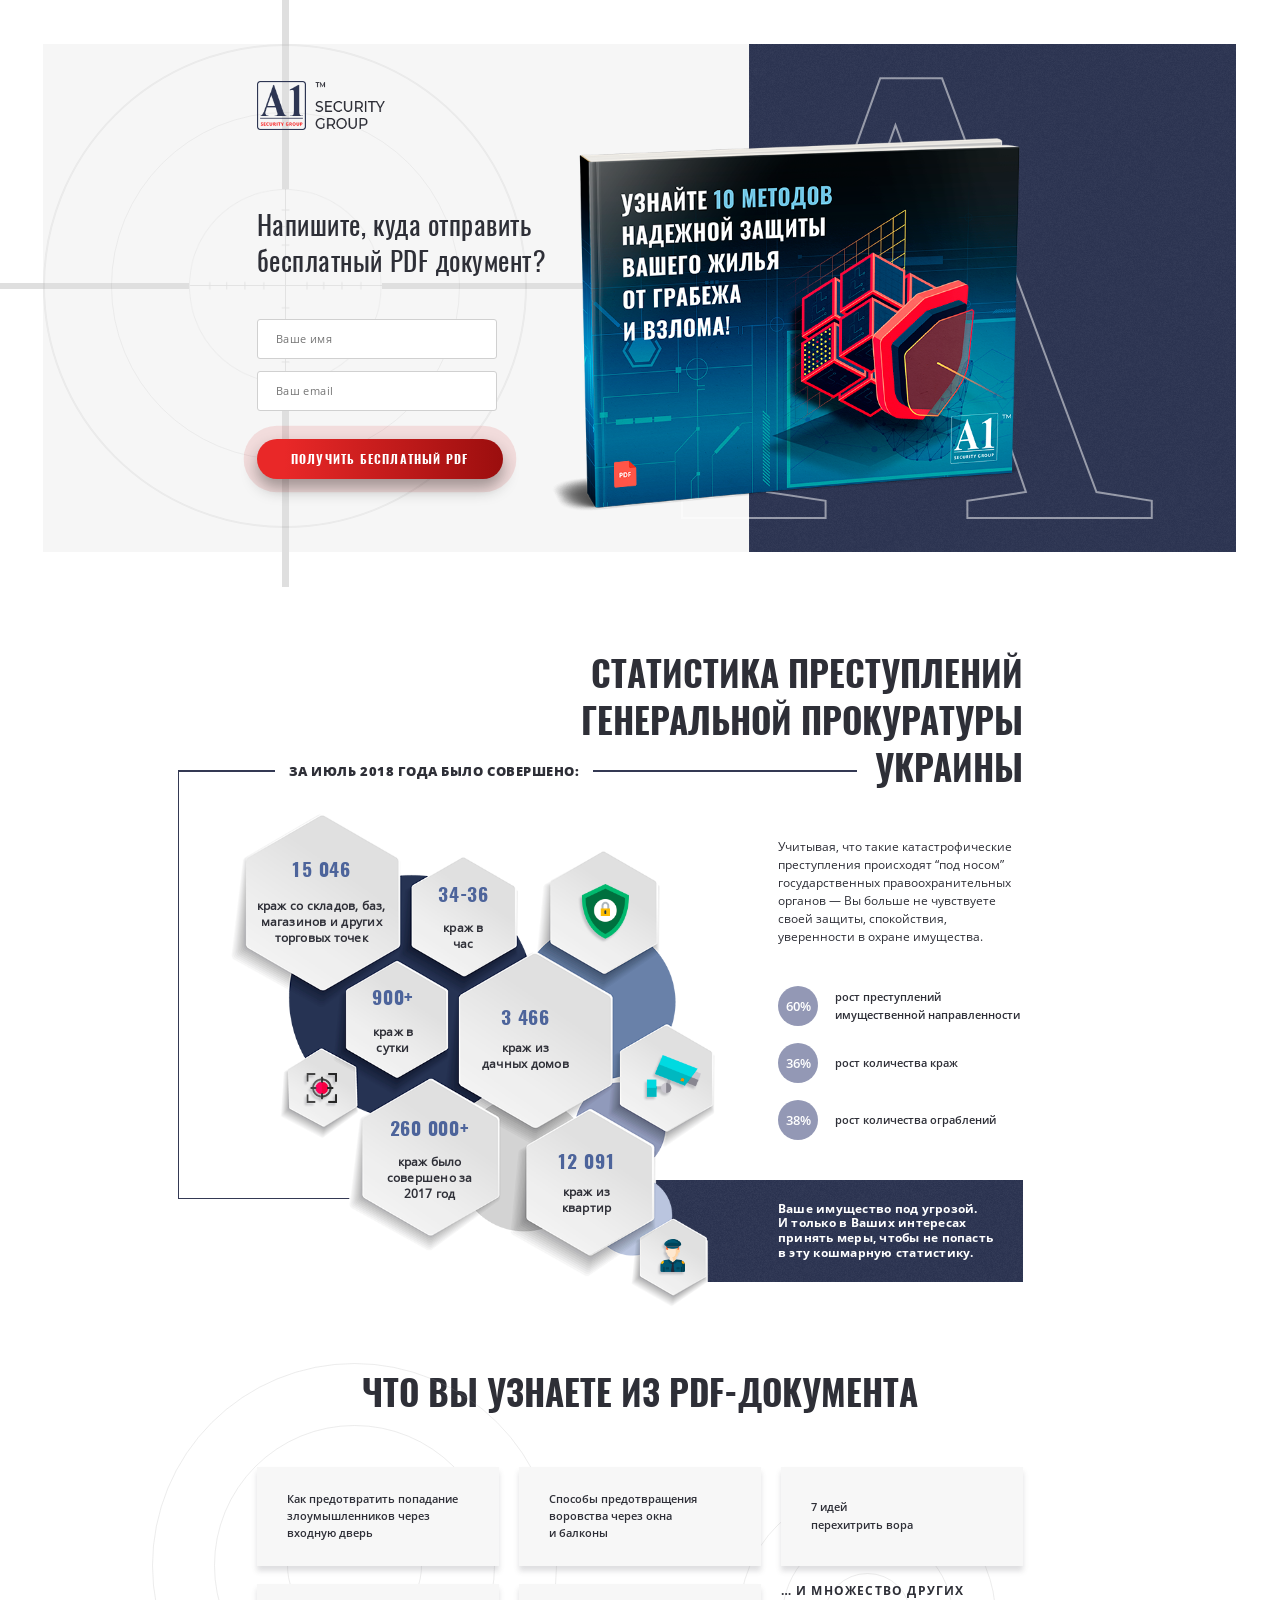
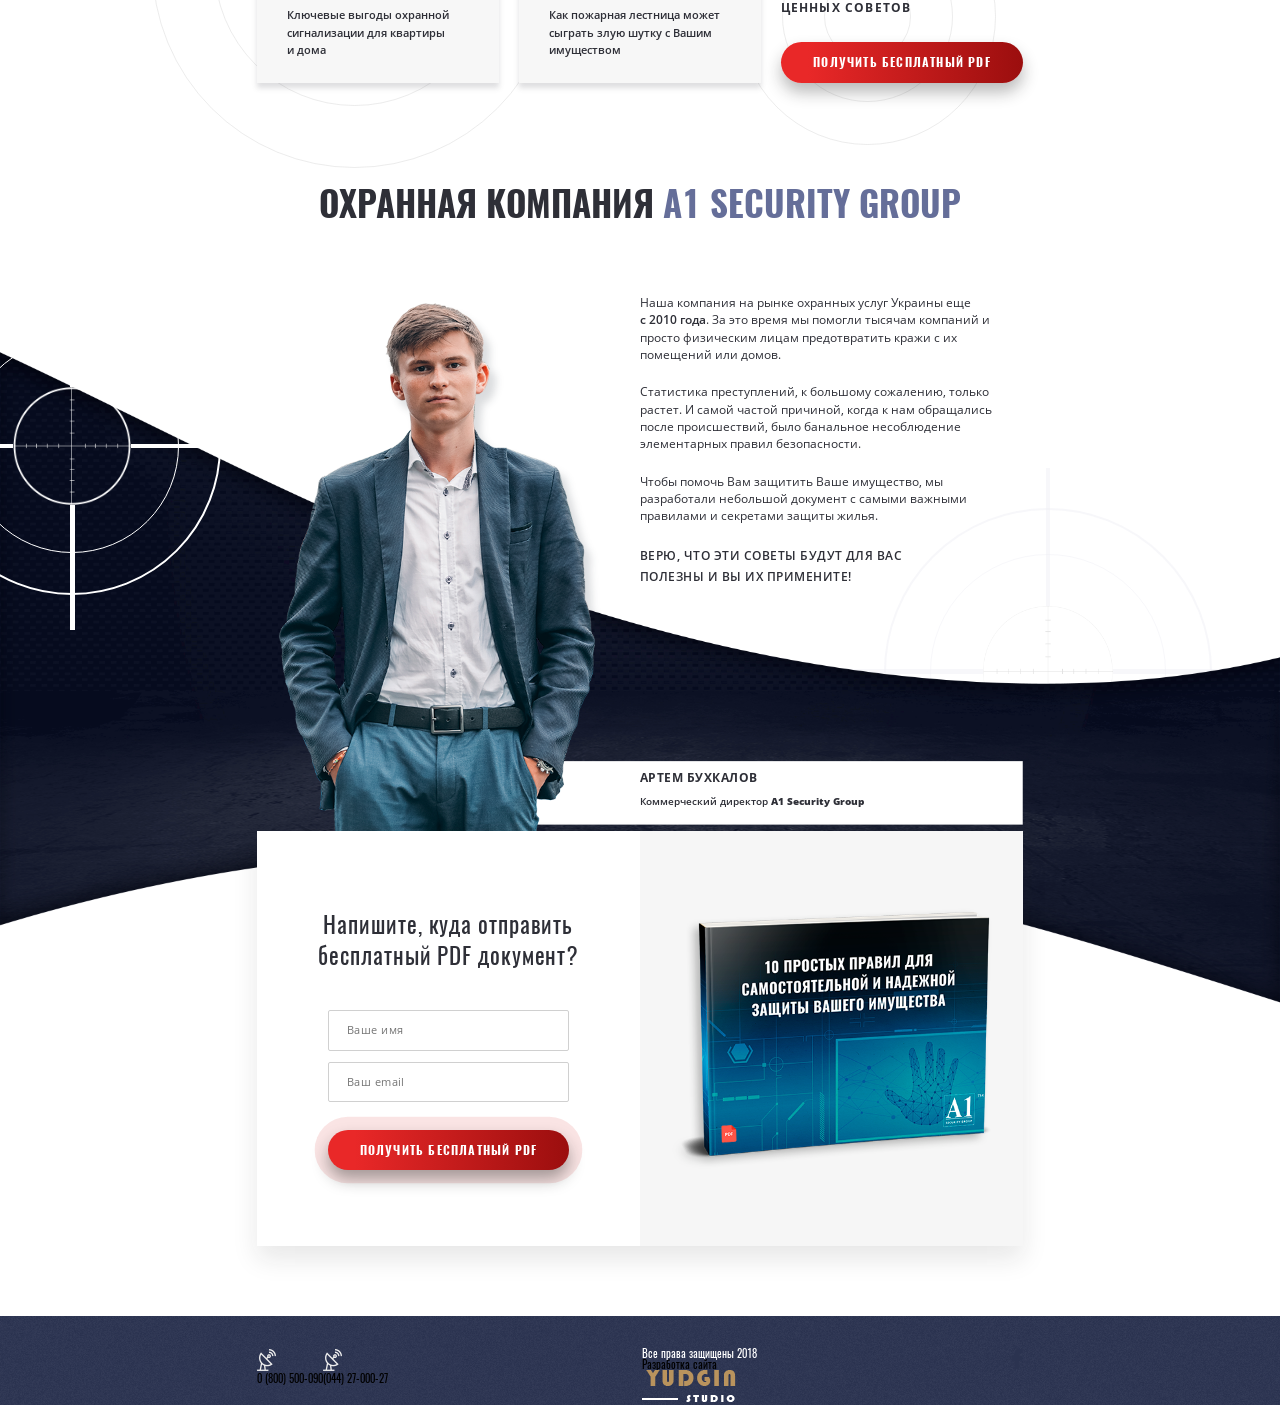
<file: lead.html>
<!DOCTYPE html>
<html>
<head>
	<title></title>
	<meta charset="utf-8">
	<meta http-equiv="X-UA-Compatible" content="IE=edge">
	<meta name="viewport" content="width=device-width, user-scalable=no">
	<link rel="icon" type="image/png" href="favicon.png"/>
	<link rel="stylesheet" type="text/css" href="css/lead.css">
	<link rel="stylesheet" type="text/css" href="fonts/fonts.css">
	<link rel="stylesheet" type="text/css" href="css/animate.css">
</head>
<body>
	<header>
		<div class="container">
			<div class="aim">
				<div class="img">
					<img class="wow zoomIn" src="img/header/aim.png" alt="" />
					<div class="rectangle rec-left wow widthIn" data-wow-delay="1000ms"></div>
					<div class="rectangle rec-right wow widthIn" data-wow-delay="1000ms"></div>
					<div class="rectangle2 rec-top wow heightIn" data-wow-delay="1000ms"></div>
					<div class="rectangle2 rec-bottom wow heightIn" data-wow-delay="1000ms"></div>
				</div>
				<div class="circle wow zoomIn" data-wow-delay="2000ms"></div>
				<div class="circle2 wow zoomIn" data-wow-delay="3000ms"></div>
			</div>
			<div class="width2">
				<div class="left">
					<img src="img/logo.png" alt="" class="logo" />
					<div class="text">Напишите, куда отправить 
					бесплатный PDF документ?</div>
					<form>
						<input type="text" placeholder="Ваше имя" required />
						<input type="email" placeholder="Ваш email" required />
						<button type="submit" class="button">Получить Бесплатный PDF</button>
					</form>
				</div>
				<div class="right">
					<img src="img/lead/header/book.png" alt="" />
					<p class="letter">A</p>
				</div>
			</div>
		</div>
	</header>
	<main>
		<div class="statistics">
			<div class="width2">
				<h2>Статистика преступлений 
					Генеральной прокуратуры 
					Украины
					<div class="line-holder">
						<div class="data">
							<div class="line"></div>
							<p>За июль 2018 года было совершено:</p>
							<div class="line2"></div>
						</div>
						<div class="line3"></div>
						<div class="line4"></div>
					</div>
				</h2>
				<div class="left">
					<img src="img/lead/statistics/bg.png" alt="" />
					<p class="one"><span>15 046</span>краж со складов, баз,
					магазинов и других
					торговых точек</p>
					<p class="two"><span>34-36</span>краж в 
					час</p>
					<p class="three"><span>900+</span>краж в 
					сутки</p>
					<p class="four"><span>3 466</span>краж из 
					дачных домов</p>
					<p class="five"><span>260 000+</span>краж было 
					совершено за 
					2017 год</p>
					<p class="six"><span>12 091</span>краж из 
					квартир</p>
					<img src="img/lead/statistics/1.png" alt="" class="img1" />
					<img src="img/lead/statistics/2.png" alt="" class="img2" />
					<img src="img/lead/statistics/3.png" alt="" class="img3" />
					<img src="img/lead/statistics/4.png" alt="" class="img4" />
				</div>
				<div class="right">
					<p class="text wow fadeInRightBig">Учитывая, что такие катастрофические преступления происходят “под носом” государственных правоохранительных органов — Вы больше не чувствуете своей защиты, спокойствия, уверенности в охране имущества.</p>
					<ul>
						<li class="wow fadeInRightBig" data-wow-delay="100ms"><span>60%</span>рост преступлений 
						имущественной направленности</li>
						<li class="wow fadeInRightBig" data-wow-delay="200ms"><span>36%</span>рост количества краж</li>
						<li class="wow fadeInRightBig" data-wow-delay="300ms"><span>38%</span>рост количества ограблений</li>
					</ul>
					<div class="plash"><img src="img/lead/statistics/plash.png" alt="" /><p>Ваше имущество под угрозой. 
						И только в Ваших интересах принять меры, чтобы не попасть 
						в эту кошмарную статистику.</p></div>
				</div>
			</div>
		</div>
		<div class="what-pdf">
			<div class="width2">
				<div class="circle">
					<div class="circle2 wow zoomIn" data-wow-delay="2200ms"></div>
					<div class="circle3 wow zoomIn"  data-wow-delay="1200ms"></div>
					<div class="circle4 wow zoomIn"  data-wow-delay="200ms"></div>
				</div>
				<div class="circle-two">
					<div class="circle2 wow zoomIn" data-wow-delay="2200ms"></div>
					<div class="circle3 wow zoomIn"  data-wow-delay="1200ms"></div>
					<div class="circle4 wow zoomIn"  data-wow-delay="200ms"></div>
				</div>
				<h2>Что Вы узнаете из PDF-документа</h2>
				<div class="item-holder">
					<div class="item wow fadeIn" data-wow-delay="100ms">Как предотвратить попадание
					злоумышленников через
					входную дверь</div>
					<div class="item wow fadeIn" data-wow-delay="200ms">Способы предотвращения
					воровства через окна 
					и балконы</div>
					<div class="item wow fadeIn" data-wow-delay="300ms">7 идей 
					перехитрить вора</div>
					<div class="item wow fadeIn" data-wow-delay="400ms">Ключевые выгоды охранной
					сигнализации для квартиры 
					и дома</div>
					<div class="item wow fadeIn" data-wow-delay="500ms">Как пожарная лестница может
					сыграть злую шутку с Вашим
					имуществом</div>
					<div class="item wow fadeIn" data-wow-delay="600ms">… и множество других 
					ценных советов <a href="#" class="button">Получить бесплатный PDF</a></div>
				</div>
			</div>
		</div>
		<div class="company">
			<img src="img/lead/company/bg.png" alt="" class="bg-img" />
			<div class="aim">
				<img class="wow zoomIn" src="img/choice/aim2.png" alt="" />
				<div class="rectangle rec-left wow widthIn" data-wow-delay="1000ms"></div>
				<div class="rectangle rec-right wow widthIn" data-wow-delay="1000ms"></div>
				<div class="rectangle2 rec-top wow heightIn" data-wow-delay="1000ms"></div>
				<div class="rectangle2 rec-bottom wow heightIn" data-wow-delay="1000ms"></div>
				<div class="circle wow zoomIn" data-wow-delay="2000ms"></div>
				<div class="circle2 wow zoomIn" data-wow-delay="3000ms"></div>
			</div>
			<div class="aim2">
				<img class="wow zoomIn" src="img/header/aim.png" alt="" />
				<div class="rectangle rec-left wow widthIn" data-wow-delay="1000ms"></div>
				<div class="rectangle rec-right wow widthIn" data-wow-delay="1000ms"></div>
				<div class="rectangle2 rec-top wow heightIn" data-wow-delay="1000ms"></div>
				<div class="rectangle2 rec-bottom wow heightIn" data-wow-delay="1000ms"></div>
				<div class="circle wow zoomIn" data-wow-delay="2000ms"></div>
				<div class="circle2 wow zoomIn" data-wow-delay="3000ms"></div>
			</div>
			<h2>Охранная компания<span> A1 Security Group</span></h2>
			<div class="width2">
				<div class="right">
					<p class="text wow fadeInRightBig" data-wow-delay="100ms">Наша компания на рынке охранных услуг Украины еще
					<span>с 2010 года</span>. За это время мы помогли тысячам компаний и
					просто физическим лицам предотвратить кражи с их
					помещений или домов.</p>
					<p class="text wow fadeInRightBig" data-wow-delay="200ms">Статистика преступлений, к большому сожалению, только
					растет. И самой частой причиной, когда к нам обращались
					после происшествий, было банальное несоблюдение
					элементарных правил безопасности. </p>
					<p class="text wow fadeInRightBig" data-wow-delay="300ms">Чтобы помочь Вам защитить Ваше имущество, мы
					разработали небольшой документ с самыми важными
					правилами и секретами защиты жилья. </p>
					<p class="text upp wow fadeInRightBig" data-wow-delay="400ms">Верю, что эти советы будут для Вас 
					полезны и Вы их примените!</p>
					<div class="plash">
						<p class="name">Артем Бухкалов</p>
						<p class="position">Коммерческий директор<span> A1 Security Group</span></p>
					</div>
				</div>
				<div class="form">
					<div class="left">
						<form>
							<p class="title">Напишите, куда отправить
							бесплатный PDF документ?</p>
							<input type="text" placeholder="Ваше имя" />
							<input type="email" placeholder="Ваш email" />
							<button type="submit" class="button">Получить Бесплатный PDF</button>
						</form>
					</div>
					<div class="right">
						<img src="img/lead/company/form-bg.png" alt="" />
					</div>
				</div>
			</div>
		</div>
					
	</main>
	<footer>
		<div class="width2">
			<div class="contact">
				<a href="tel:0800500090" class="phone"><img src="img/footer/satellite.png" alt="" /><p>0 (800) 500-090</p></a>
				<a href="tel:0442700027" class="phone"><img src="img/footer/satellite.png" alt="" /><p>(044) 27-000-27</p></a>
			</div>
			<div class="center">
				<p class="protection2">Все права защищены 2018</p>
				<a target="_blank" href="https://yudgin.studio/" class="developer">
					<p>Разработка сайта</p>
					<img src="img/footer/logo.png" alt="" />
				</a>
			</div>
			<div class="social">
				<a href="#"><img src="img/footer/facebook.png" alt="" /></a>
			</div>
		</div>
	</footer>

	<script src="js/jquery.min.js" type="text/javascript"></script>
	<script src="js/script.js" type="text/javascript"></script>
	<script src="js/wow.js" type="text/javascript"></script>
</body>
</html>
</file>
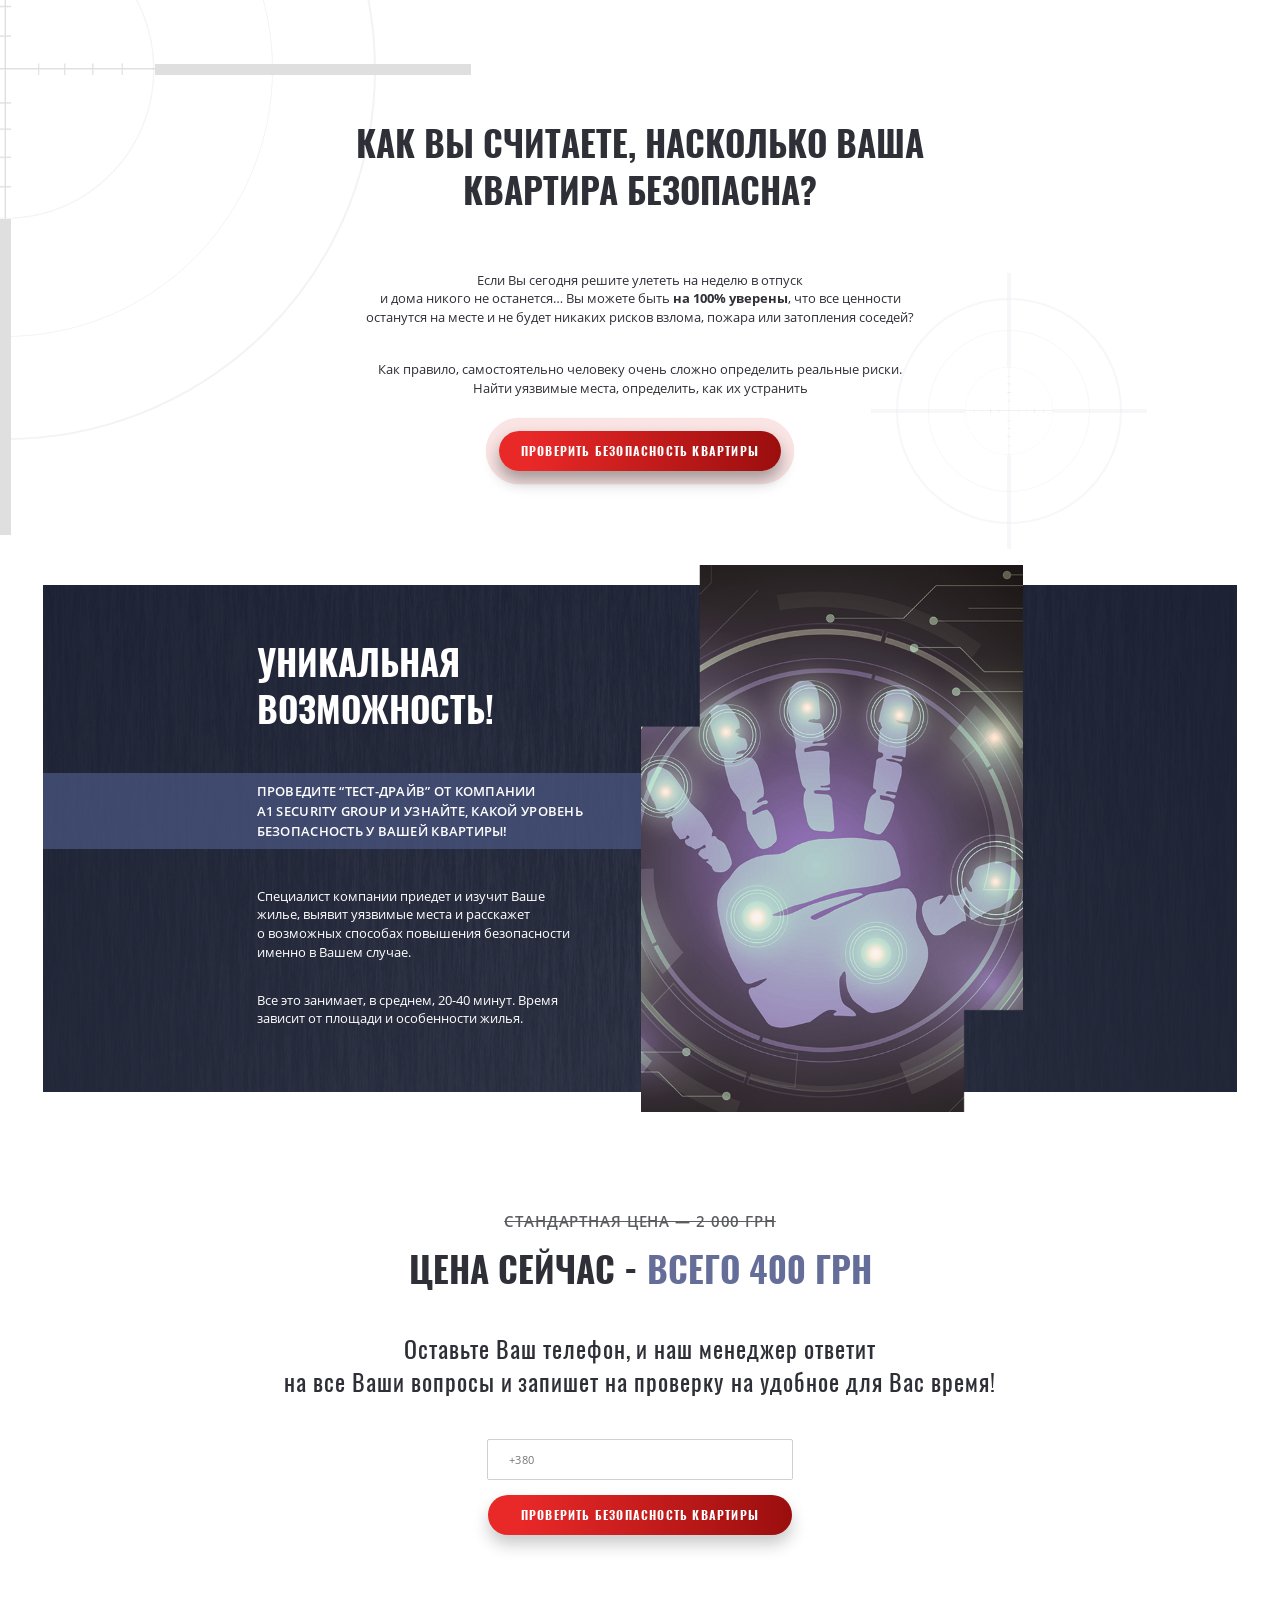
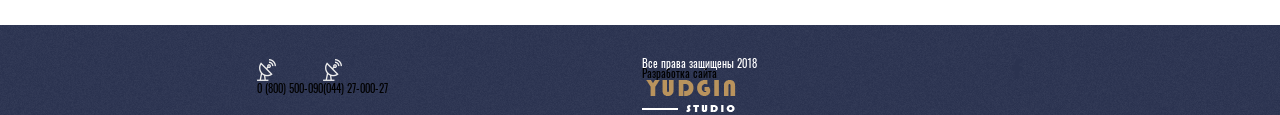
<file: oto.html>
<!DOCTYPE html>
<html>
<head>
	<title></title>
	<meta charset="utf-8">
	<meta http-equiv="X-UA-Compatible" content="IE=edge">
	<meta name="viewport" content="width=device-width, user-scalable=no">
	<link rel="icon" type="image/png" href="favicon.png"/>
	<link rel="stylesheet" type="text/css" href="css/thanks.css">
	<link rel="stylesheet" type="text/css" href="fonts/fonts.css">
	<link rel="stylesheet" type="text/css" href="css/animate.css">
</head>
<body>
	<main>
		<div class="security">
			<div class="aim">
				<img class="wow zoomIn" src="img/header/aim.png" alt="" />
				<div class="rectangle rec-left wow widthIn" data-wow-delay="1000ms"></div>
				<div class="rectangle rec-right wow widthIn" data-wow-delay="1000ms"></div>
				<div class="rectangle2 rec-top wow heightIn" data-wow-delay="1000ms"></div>
				<div class="rectangle2 rec-bottom wow heightIn" data-wow-delay="1000ms"></div>
				<div class="circle wow zoomIn" data-wow-delay="2000ms"></div>
				<div class="circle2 wow zoomIn" data-wow-delay="3000ms"></div>
			</div>
			<div class="aim2">
				<img class="wow zoomIn" src="img/header/aim.png" alt="" />
				<div class="rectangle rec-left wow widthIn" data-wow-delay="1000ms"></div>
				<div class="rectangle rec-right wow widthIn" data-wow-delay="1000ms"></div>
				<div class="rectangle2 rec-top wow heightIn" data-wow-delay="1000ms"></div>
				<div class="rectangle2 rec-bottom wow heightIn" data-wow-delay="1000ms"></div>
				<div class="circle wow zoomIn" data-wow-delay="2000ms"></div>
				<div class="circle2 wow zoomIn" data-wow-delay="3000ms"></div>
			</div>
			<div class="width2">
				<h2>Как Вы считаете, насколько Ваша
				квартира безопасна?</h2>
				<p class="text">Если Вы сегодня решите улететь на неделю в отпуск 
				и дома никого не останется… Вы можете быть<span> на 100% уверены</span>, что все ценности 
				останутся на месте и не будет никаких рисков взлома, пожара или затопления соседей?</p>
				<p class="text">Как правило, самостоятельно человеку очень сложно определить реальные риски. 
				Найти уязвимые места, определить, как их устранить</p>
				<a href="#form" class="button">Проверить Безопасность Квартиры</a>
			</div>
		</div>
		<div class="unique">
			<div class="container">
				<div class="width2">
					<div class="left">
						<h2>Уникальная
						возможность!</h2>
						<div class="plash">
							<img class="plash-bg" src="img/thanks/unique/plash.png" alt="" />
							<div class="text-upp">Проведите “тест-драйв” от компании
							А1 Security Group и узнайте, какой уровень
							безопасность у Вашей квартиры! </div>
						</div>
						<p class="text wow fadeInLeftBig" data-wow-delay="300ms">Специалист компании приедет и изучит Ваше
						жилье, выявит уязвимые места и расскажет
						о возможных способах повышения безопасности
						именно в Вашем случае.</p>
						<p class="text wow fadeInLeftBig" data-wow-delay="400ms">Все это занимает, в среднем, 20-40 минут. Время
						зависит от площади и особенности жилья. </p>
					</div>
					<img class="img" class="wow fadeInRightBig" src="img/thanks/unique/1.png" alt="" />
				</div>
			</div>
		</div>
		<div class="sale">
			<div class="width2">
				<p class="old-price">Стандартная цена — 2 000 грн</p>
				<h2>Цена сейчас -<span> всего 400 грн</span></h2>
				<div class="text">Оставьте Ваш телефон, и наш менеджер ответит 
				на все Ваши вопросы и запишет на проверку на удобное для Вас время! </div>
				<form id="form">
					<input type="tel" placeholder="+380" pattern="[0-9]{12}" required />
					<button type="submit" class="button">Проверить Безопасность Квартиры</button>
				</form>
			</div>
		</div>
	</main>
	<footer>
		<div class="width2">
			<div class="contact">
				<a href="tel:0800500090" class="phone"><img src="img/footer/satellite.png" alt="" /><p>0 (800) 500-090</p></a>
				<a href="tel:0442700027" class="phone"><img src="img/footer/satellite.png" alt="" /><p>(044) 27-000-27</p></a>
			</div>
			<div class="center">
				<p class="protection2">Все права защищены 2018</p>
				<a target="_blank" href="https://yudgin.studio/" class="developer">
					<p>Разработка сайта</p>
					<img src="img/footer/logo.png" alt="" />
				</a>
			</div>
			<div class="social">
				<a href="#"><img src="img/footer/facebook.png" alt="" /></a>
			</div>
		</div>
	</footer>

	<script src="js/jquery.min.js" type="text/javascript"></script>
	<script src="js/script.js" type="text/javascript"></script>
	<script src="js/wow.js" type="text/javascript"></script>
</body>
</html>
</file>
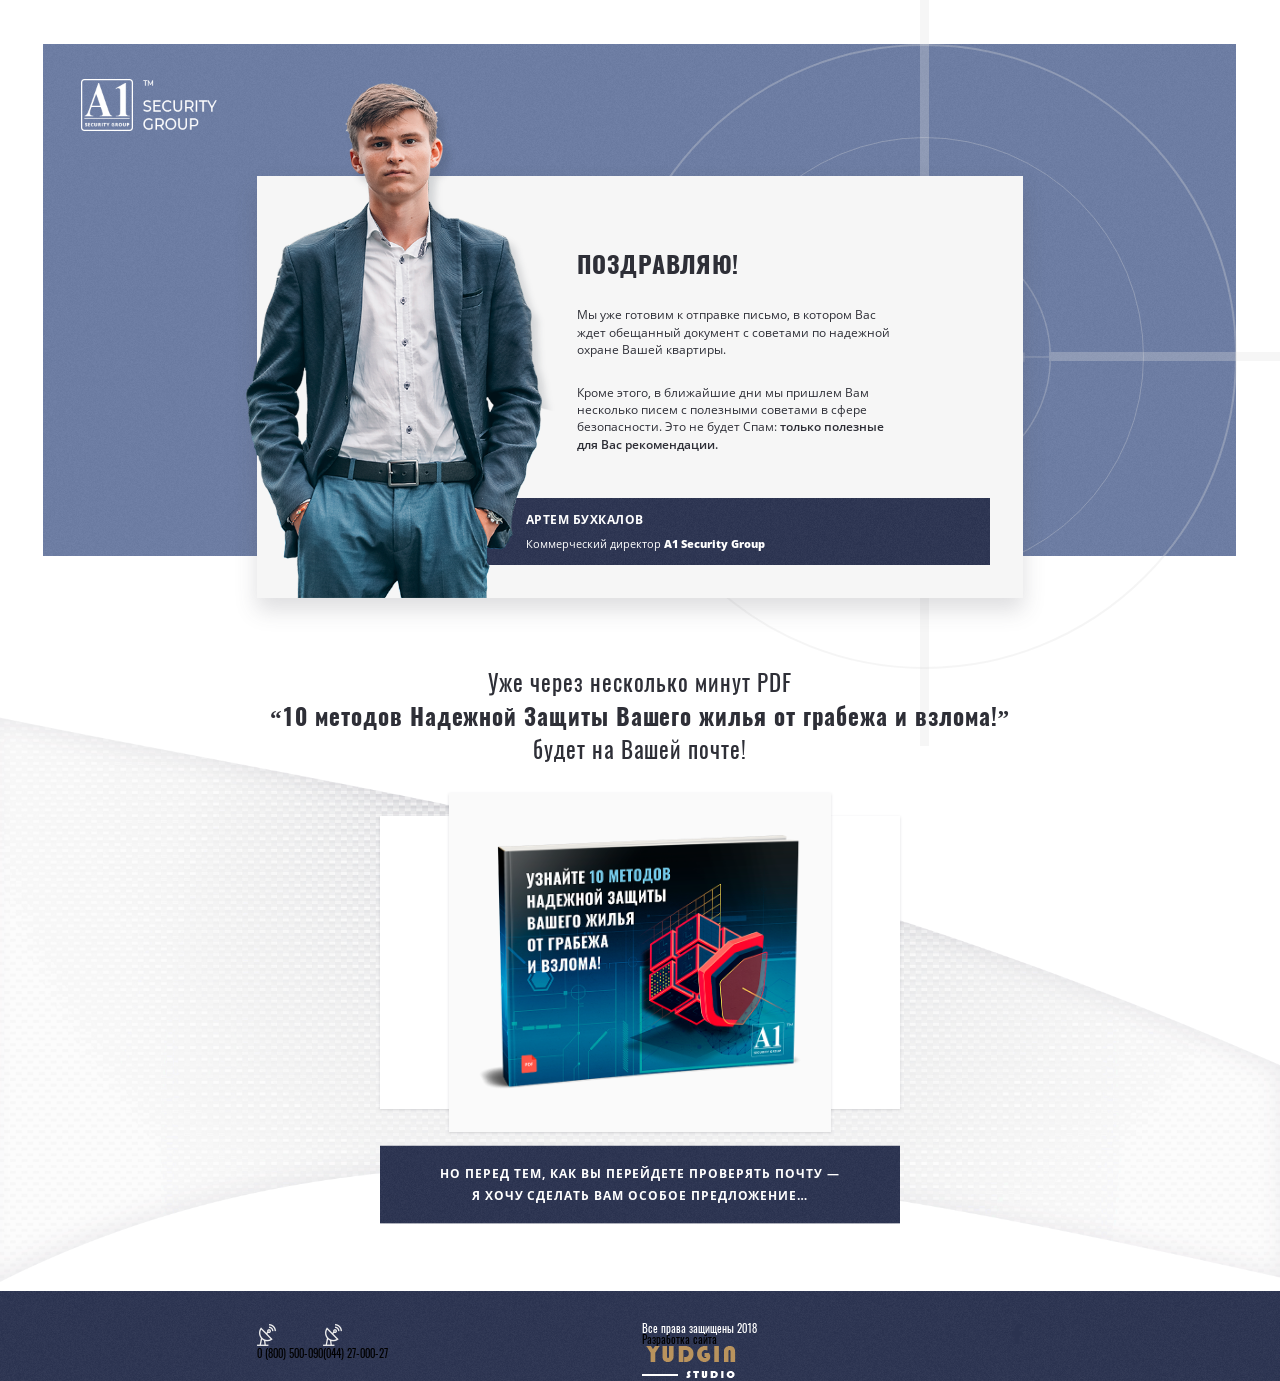
<file: thanks.html>
<!DOCTYPE html>
<html>
<head>
	<title></title>
	<meta charset="utf-8">
	<meta http-equiv="X-UA-Compatible" content="IE=edge">
	<meta name="viewport" content="width=device-width, user-scalable=no">
	<link rel="icon" type="image/png" href="favicon.png"/>
	<link rel="stylesheet" type="text/css" href="css/thanks.css">
	<link rel="stylesheet" type="text/css" href="fonts/fonts.css">
	<link rel="stylesheet" type="text/css" href="css/animate.css">
</head>
<body class="thanks">
	<header>
		<div class="container">
			<div class="aim">
				<div class="img">
					<img class="wow zoomIn" src="img/thanks/header/aim.png" alt="" />
					<div class="rectangle rec-left wow widthIn" data-wow-delay="1000ms"></div>
					<div class="rectangle rec-right wow widthIn" data-wow-delay="1000ms"></div>
					<div class="rectangle2 rec-top wow heightIn" data-wow-delay="1000ms"></div>
					<div class="rectangle2 rec-bottom wow heightIn" data-wow-delay="1000ms"></div>
				</div>
				<div class="circle wow zoomIn" data-wow-delay="2000ms"></div>
				<div class="circle2 wow zoomIn" data-wow-delay="3000ms"></div>
			</div>
			<img src="img/thanks/header/logo.png" alt="" class="logo" />
			<div class="width2">
				<img class="man" src="img/thanks/header/1.png" alt="" />
				<div class="text">
					<p class="title">Поздравляю!</p>
					<p class="wow fadeInRightBig" data-wow-delay="100ms">Мы уже готовим к отправке письмо, в котором Вас
					ждет обещанный документ с советами по надежной
					охране Вашей квартиры.</p>
					<p class="wow fadeInRightBig" data-wow-delay="200ms">Кроме этого, в ближайшие дни мы пришлем Вам
					несколько писем с полезными советами в сфере
					безопасности. Это не будет Спам:<span> только полезные
					для Вас рекомендации.</span></p>
				</div>
				<div class="plash">
					<p class="name">Артем Бухкалов</p>
					<p class="position">Коммерческий директор<span> A1 Security Group</span></p>
				</div>
			</div>
		</div>
	</header>
	<main>
		<div class="pdf">
			<img src="img/thanks/pdf/bg.png" alt="" class="bg" />
			<div class="width2">
				<p class="title">Уже через несколько минут PDF<span>“10 методов Надежной Защиты Вашего жилья от грабежа и взлома!”</span>будет на Вашей почте!</p>
				<div class="ten">
					<div class="white wow zoomIn" data-wow-delay="100ms"></div>
					<div class="img wow zoomIn" data-wow-delay="200ms"><img class="wow zoomIn" data-wow-delay="300ms" src="img/lead/header/book.png" alt="" /></div>
				</div>
				<div class="plash">Но перед тем, как Вы перейдете проверять почту — 
				я хочу сделать Вам особое предложение… </div>
			</div>
		</div>
	</main>
	<footer>
		<div class="width2">
			<div class="contact">
				<a href="tel:0800500090" class="phone"><img src="img/footer/satellite.png" alt="" /><p>0 (800) 500-090</p></a>
				<a href="tel:0442700027" class="phone"><img src="img/footer/satellite.png" alt="" /><p>(044) 27-000-27</p></a>
			</div>
			<div class="center">
				<p class="protection2">Все права защищены 2018</p>
				<a target="_blank" href="https://yudgin.studio/" class="developer">
					<p>Разработка сайта</p>
					<img src="img/footer/logo.png" alt="" />
				</a>
			</div>
			<div class="social">
				<a href="#"><img src="img/footer/facebook.png" alt="" /></a>
			</div>
		</div>
	</footer>

	<script src="js/jquery.min.js" type="text/javascript"></script>
	<script src="js/script.js" type="text/javascript"></script>
	<script src="js/wow.js" type="text/javascript"></script>
</body>
</html>
</file>
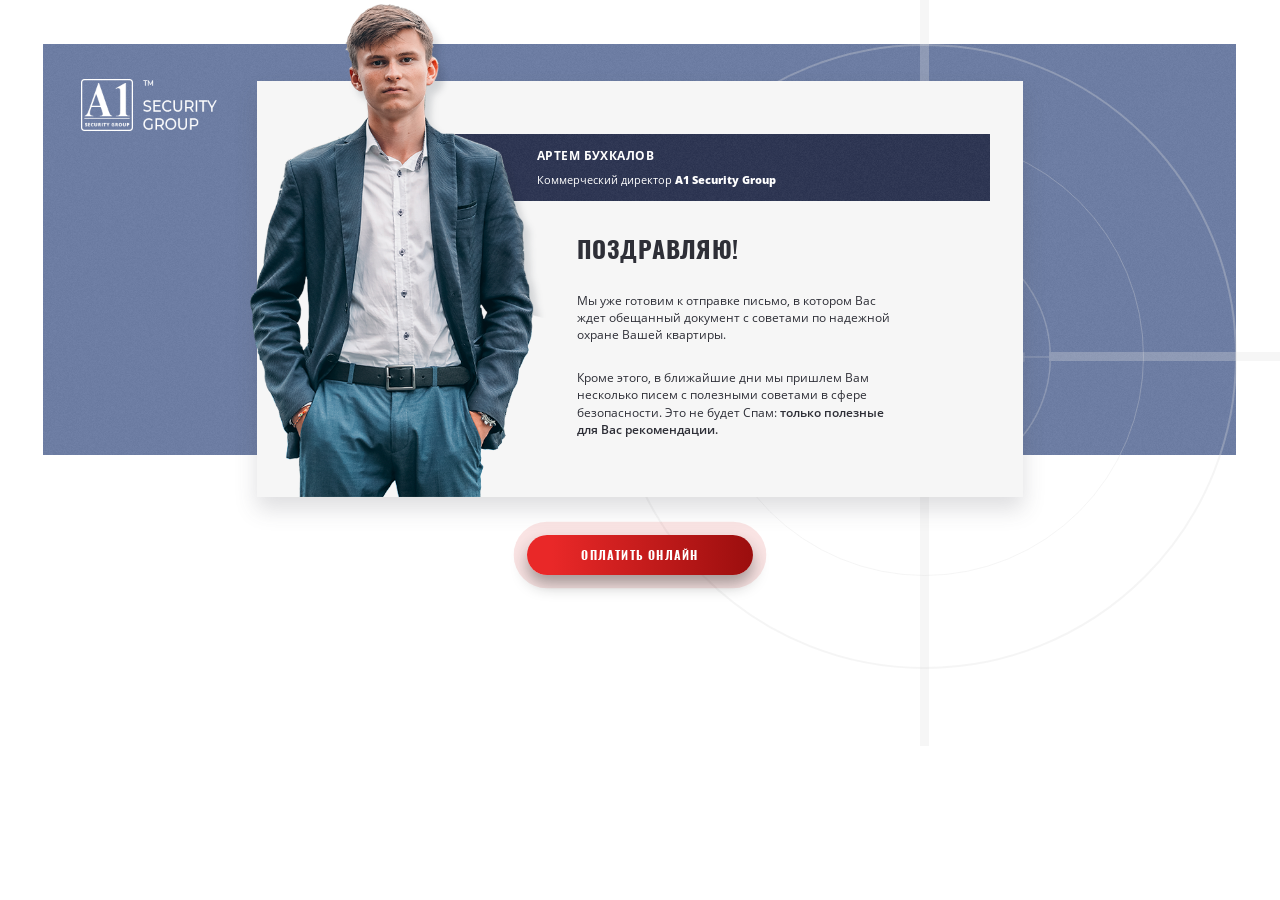
<file: thanks2.html>
<!DOCTYPE html>
<html>
<head>
	<title></title>
	<meta charset="utf-8">
	<meta http-equiv="X-UA-Compatible" content="IE=edge">
	<meta name="viewport" content="width=device-width, user-scalable=no">
	<link rel="icon" type="image/png" href="favicon.png"/>
	<link rel="stylesheet" type="text/css" href="css/thanks.css">
	<link rel="stylesheet" type="text/css" href="fonts/fonts.css">
	<link rel="stylesheet" type="text/css" href="css/animate.css">
</head>
<body class="thanks">
	<header>
		<div class="container">
			<div class="aim">
				<div class="img">
					<img class="wow zoomIn" src="img/thanks/header/aim.png" alt="" />
					<div class="rectangle rec-left wow widthIn" data-wow-delay="1000ms"></div>
					<div class="rectangle rec-right wow widthIn" data-wow-delay="1000ms"></div>
					<div class="rectangle2 rec-top wow heightIn" data-wow-delay="1000ms"></div>
					<div class="rectangle2 rec-bottom wow heightIn" data-wow-delay="1000ms"></div>
				</div>
				<div class="circle wow zoomIn" data-wow-delay="2000ms"></div>
				<div class="circle2 wow zoomIn" data-wow-delay="3000ms"></div>
			</div>
			<img src="img/thanks/header/logo.png" alt="" class="logo" />
			<div class="width2 thanks2">
				<img class="man" src="img/thanks/header/1.png" alt="" />
				<div class="plash">
					<p class="name">Артем Бухкалов</p>
					<p class="position">Коммерческий директор<span> A1 Security Group</span></p>
				</div>
				<div class="text">
					<p class="title">Поздравляю!</p>
					<p class="wow fadeInRightBig" data-wow-delay="100ms">Мы уже готовим к отправке письмо, в котором Вас
					ждет обещанный документ с советами по надежной
					охране Вашей квартиры.</p>
					<p class="wow fadeInRightBig" data-wow-delay="200ms">Кроме этого, в ближайшие дни мы пришлем Вам
					несколько писем с полезными советами в сфере
					безопасности. Это не будет Спам:<span> только полезные
					для Вас рекомендации.</span></p>
				</div>
			</div>
		</div>
		<a href="#" class="button">Оплатить онлайн</a>
	</header>

	<script src="js/jquery.min.js" type="text/javascript"></script>
	<script src="js/script.js" type="text/javascript"></script>
	<script src="js/wow.js" type="text/javascript"></script>
</body>
</html>
</file>
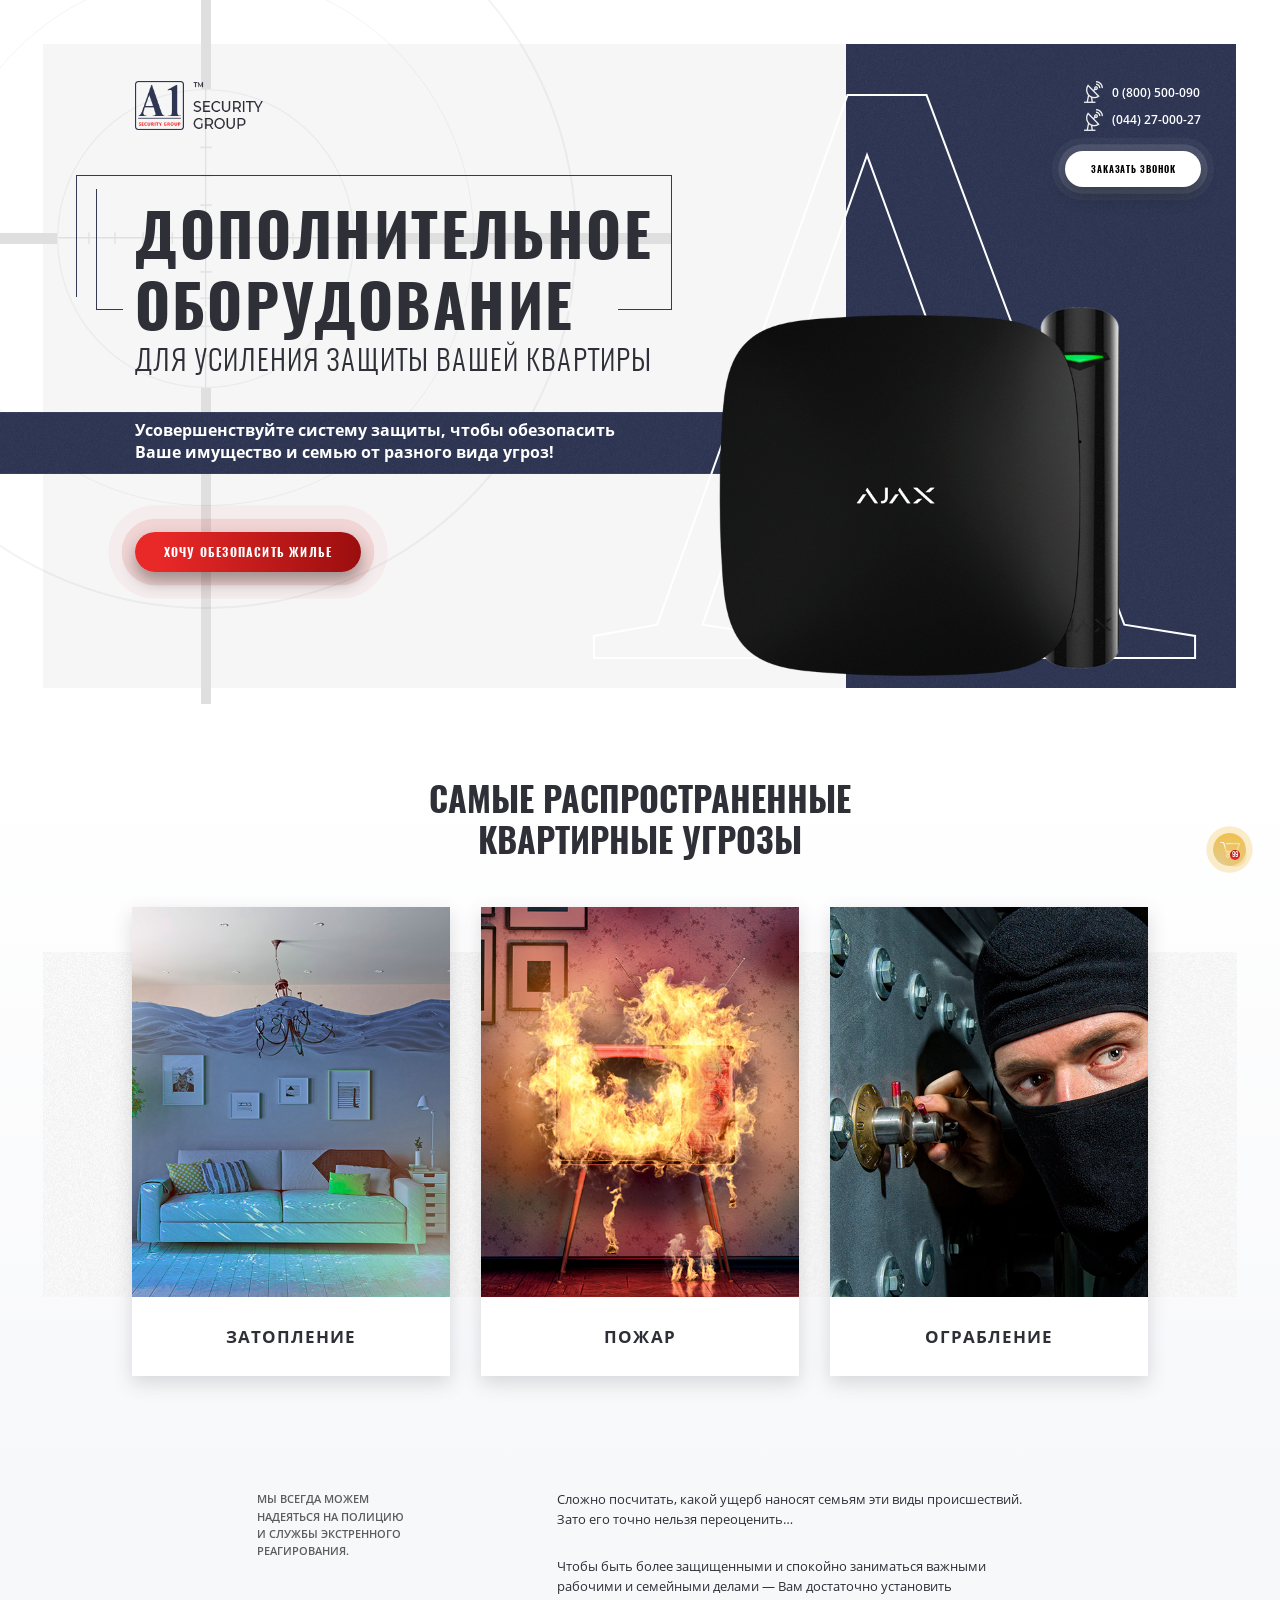
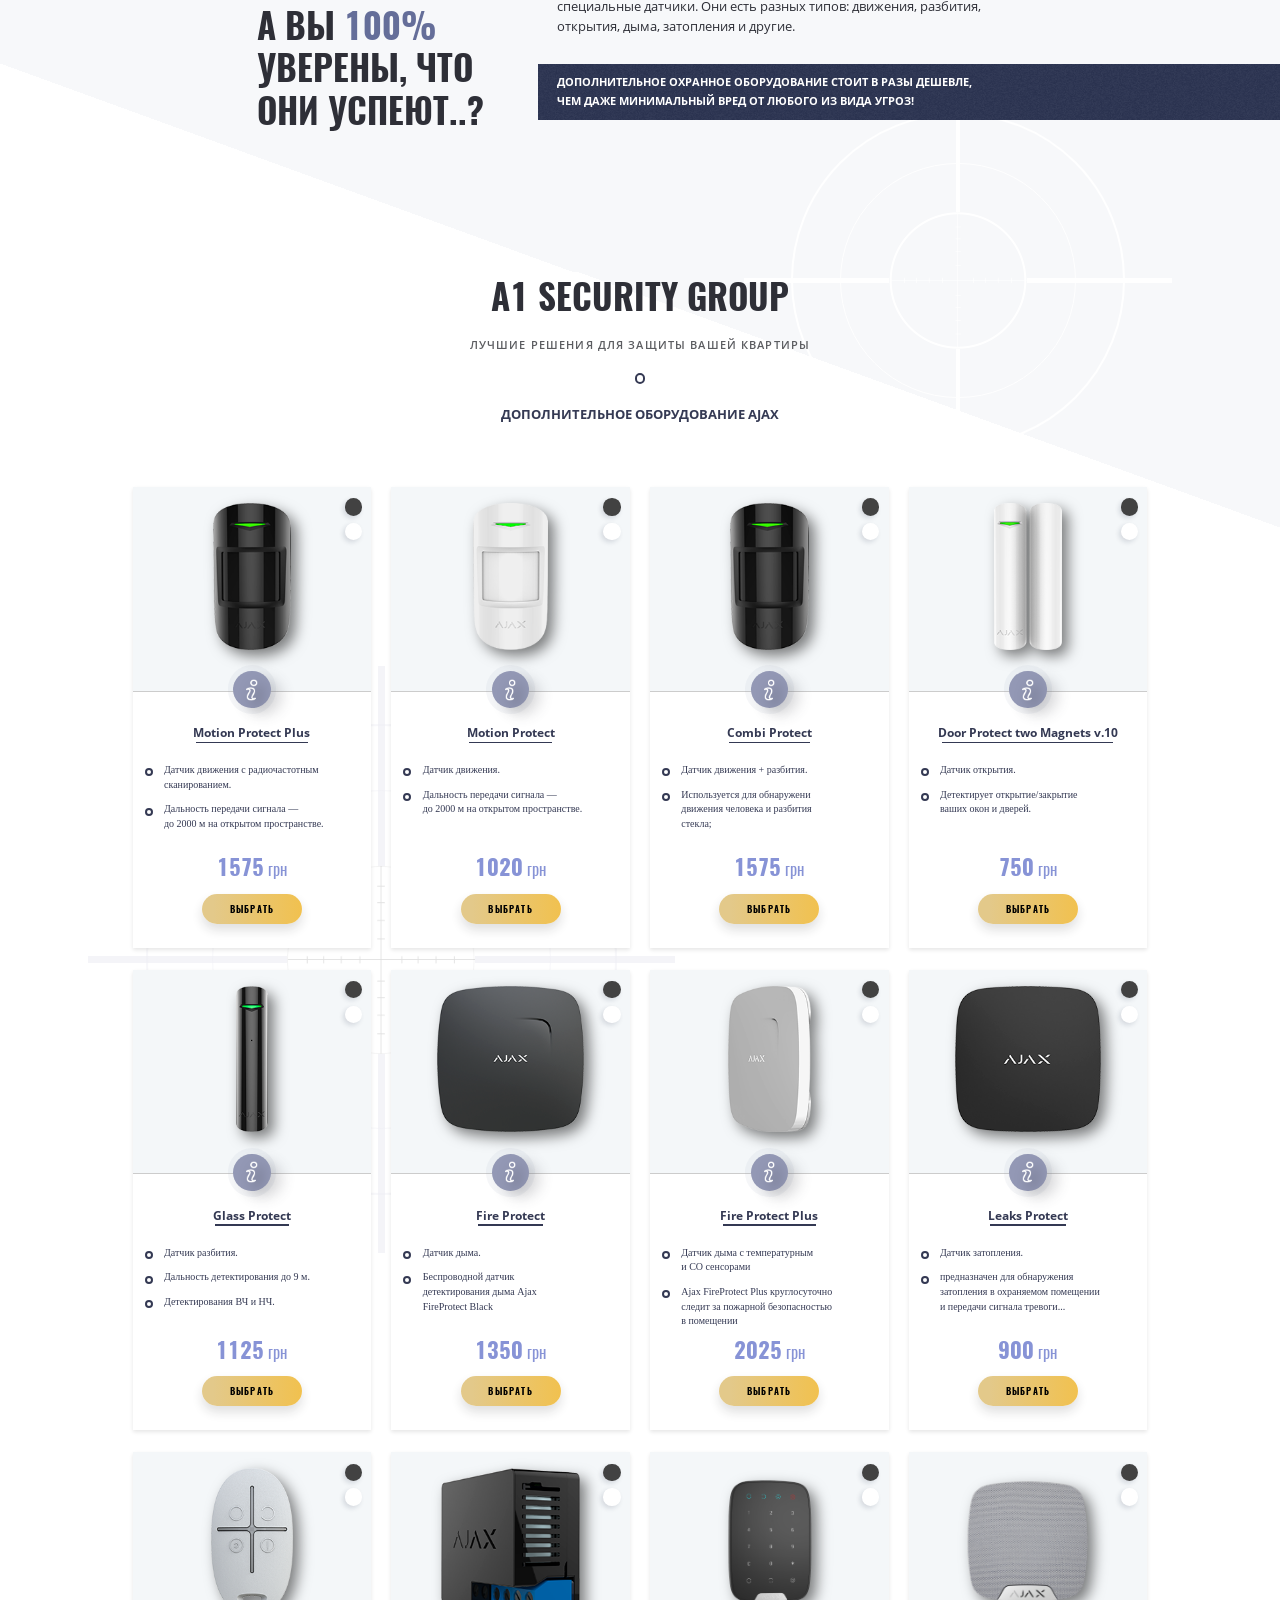
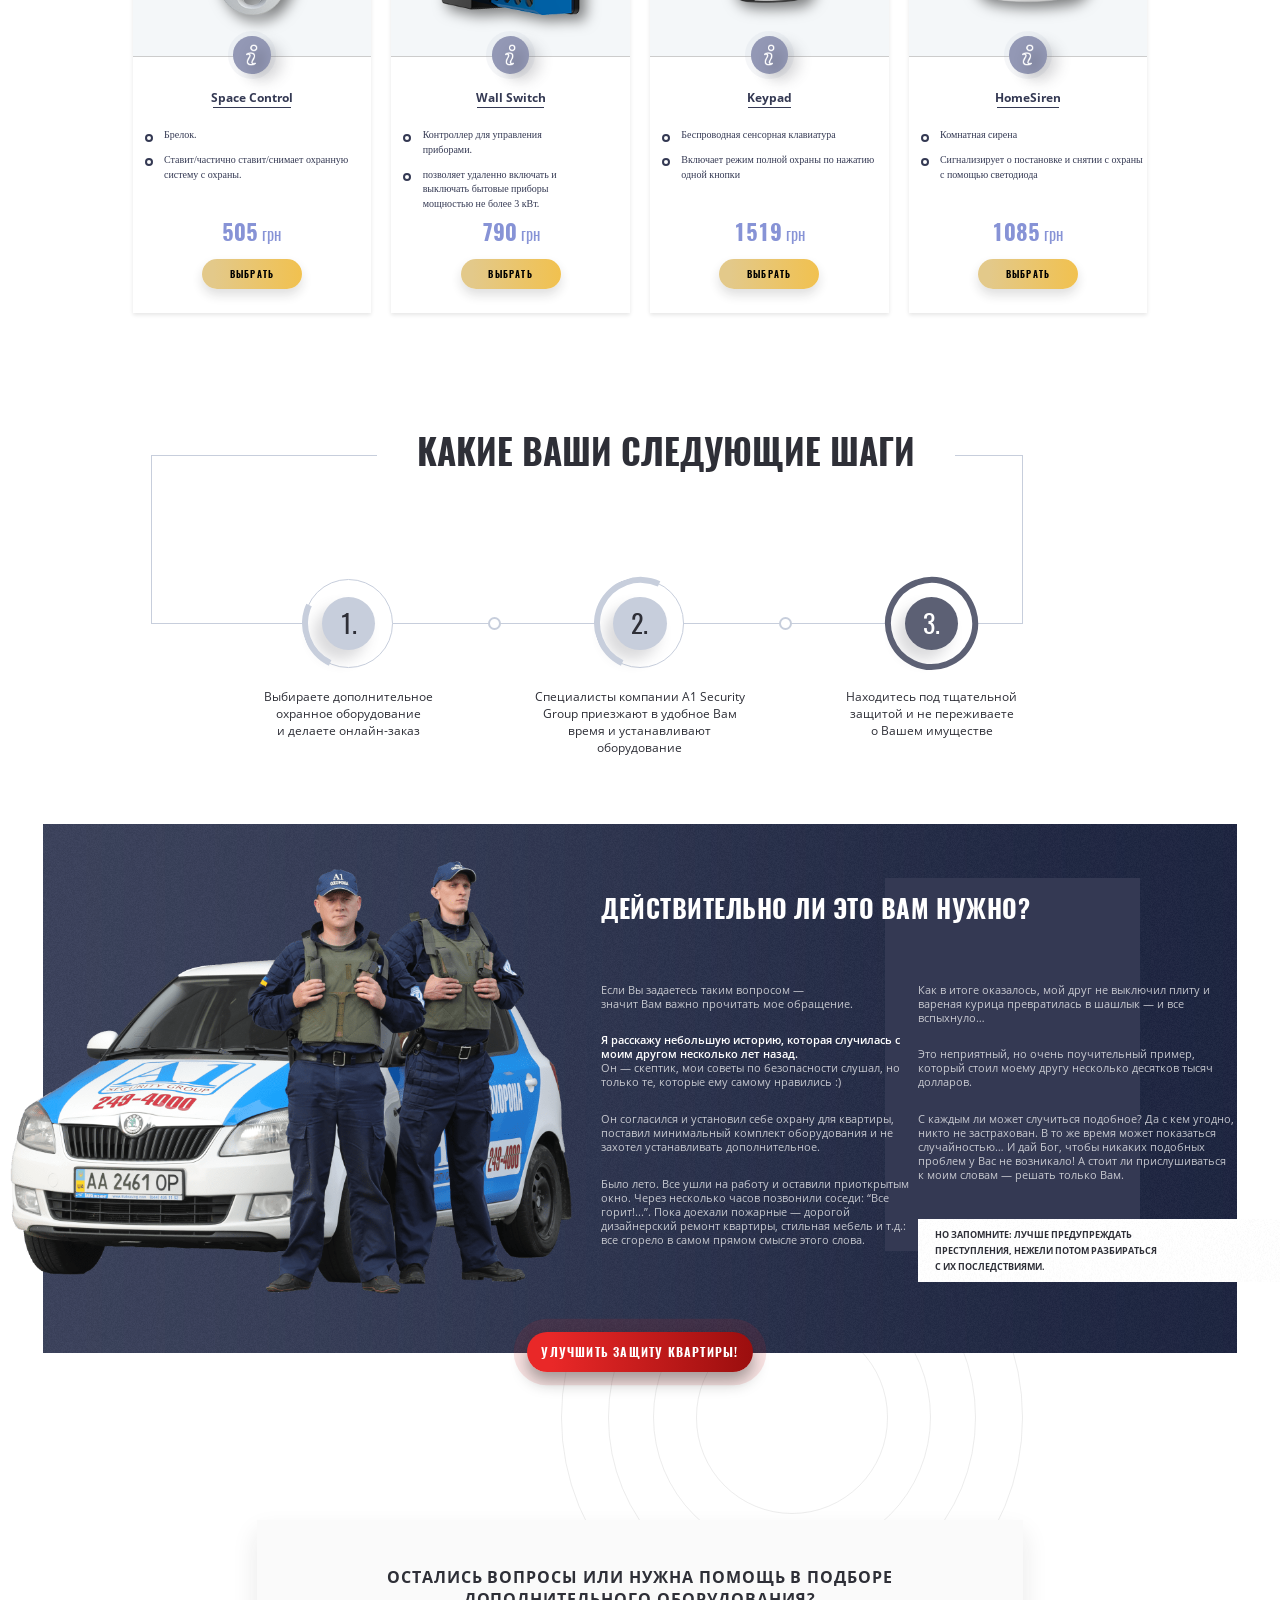
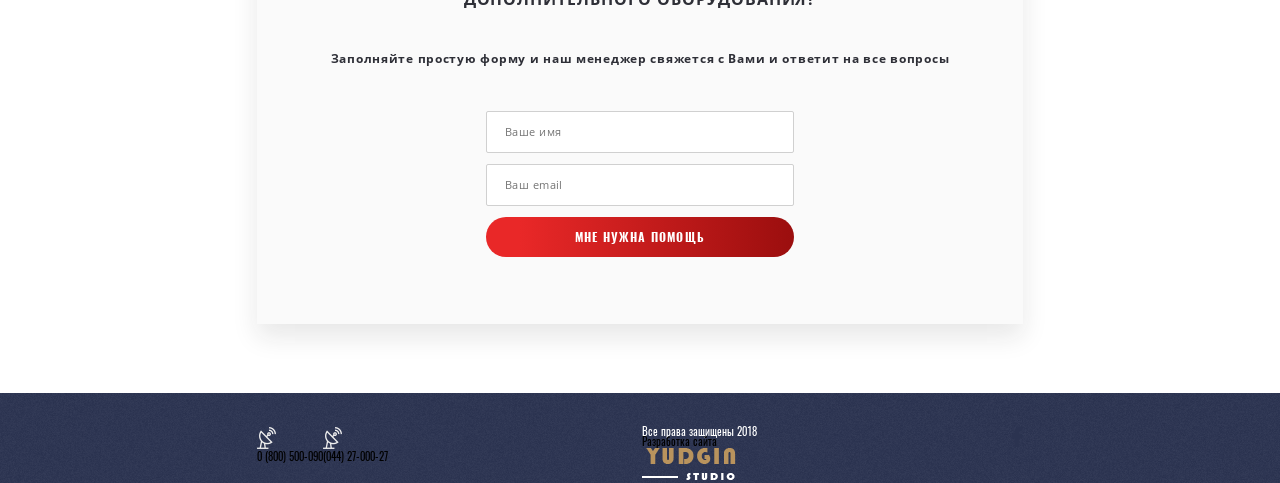
<file: upsell.html>
<!DOCTYPE html>
<html>
<head>
	<title></title>
	<meta charset="utf-8">
	<meta http-equiv="X-UA-Compatible" content="IE=edge">
	<meta name="viewport" content="width=device-width, user-scalable=no">
	<link rel="icon" type="image/png" href="favicon.png"/>
	<link rel="stylesheet" type="text/css" href="css/upsell.css">
	<link rel="stylesheet" type="text/css" href="fonts/fonts.css">
	<link rel="stylesheet" type="text/css" href="css/animate.css">
</head>
<body>
	<header>
		<div class="container">
			<div class="aim">
				<img class="wow zoomIn" src="img/header/aim.png" alt="" />
				<div class="rectangle rec-left wow widthIn" data-wow-delay="1000ms"></div>
				<div class="rectangle rec-right wow widthIn" data-wow-delay="1000ms"></div>
				<div class="rectangle2 rec-top wow heightIn" data-wow-delay="1000ms"></div>
				<div class="rectangle2 rec-bottom wow heightIn" data-wow-delay="1000ms"></div>
				<div class="circle wow zoomIn" data-wow-delay="2000ms"></div>
				<div class="circle2 wow zoomIn" data-wow-delay="3000ms"></div>
			</div>
			<div class="left">
				<img src="img/logo.png" alt="" class="logo" />
				<h1>Дополнительное 
					<div class="border">
						<div class="location"><p>оборудование</p><span></span></div>
						<div class="bd-left">
							<span></span>
							<span></span>
						</div>
					</div>
				</h1>
				<p class="text">для усиления защиты Вашей квартиры</p>
				<div class="occupation"><p><span>Усовершенствуйте систему защиты, чтобы обезопасить 
				Ваше имущество и семью от разного вида угроз! </span><img src="img/upsell/mini-bg.png" alt="" class="plash" /></p></div>
				<a href="#product" class="button">Хочу обезопасить жилье</a>
			</div>
			<img class="man" src="img/upsell/img1.png" alt="" />
			<div class="right">
				<p class="letter">A</p>
				<div class="phone">
					<a href="tel:0800500090"><img src="img/header/tel.png" alt="" />0 (800) 500-090</a>
					<a href="tel:0442700027"><img src="img/header/tel.png" alt="" />(044) 27-000-27</a>
				</div>
				<div class="button form-trigger">Заказать звонок</div>
			</div>
		</div>
	</header>
	<main>
		<div class="upsell-three">
			<div class="bg"></div>
			<div class="container">
				<h2>Самые распространенные 
				квартирные угрозы</h2>
				<div class="bottom">
					<div class="block wow fadeInLeftBig">
						<img src="img/upsell/img2.png">
						<p>Затопление</p>
					</div>
					<div class="block wow fadeInUpBig">
						<img src="img/upsell/img3.png">
						<p>Пожар</p>
					</div>
					<div class="block wow fadeInRightBig">
						<img src="img/upsell/img4.png">
						<p>Ограбление</p>
					</div>
				</div>
			</div>
		</div>
		<div class="are-you-sure">
			<div class="block-bg2">
				
			</div>
			<div class="width2">
				<div class="left">
					<p class="top">Мы всегда можем 
					надеяться на Полицию 
					и службы экстренного 
					реагирования.</p>
					<p class="bottom">А Вы <span>100%</span> 
					уверены, что 
					они успеют..?</p>
				</div>
				<div class="right">
					<p class="top">Сложно посчитать, какой ущерб наносят семьям эти виды происшествий. Зато его точно нельзя переоценить…</p>
					<p class="top">Чтобы быть более защищенными и спокойно заниматься важными рабочими и семейными делами — Вам достаточно установить специальные датчики. Они есть разных типов: движения, разбития, открытия, дыма, затопления и другие.</p>
					<div class="bottom"><p>Дополнительное охранное оборудование стоит в разы дешевле, 
					чем даже минимальный вред от любого из вида угроз!</p><img src="img/upsell/mini-bg2.png"></div>
				</div>
			</div>
		</div>
		<div class="products" id="product">
			<div class="aim1">
				<img class="wow zoomIn" src="img/choice/aim2.png" alt="" />
				<div class="rectangle rec-left wow widthIn" data-wow-delay="1000ms"></div>
				<div class="rectangle rec-right wow widthIn" data-wow-delay="1000ms"></div>
				<div class="rectangle2 rec-top wow heightIn" data-wow-delay="1000ms"></div>
				<div class="rectangle2 rec-bottom wow heightIn" data-wow-delay="1000ms"></div>
				<div class="circle wow zoomIn" data-wow-delay="2000ms"></div>
				<div class="circle2 wow zoomIn" data-wow-delay="3000ms"></div>
			</div>
			<div class="container">
				<div class="title">А1 Security Group</div>
				<p class="prod-text1">лучшие решения для защиты Вашей квартиры</p>
				<div class="alips"></div>
				<p class="prod-text2">Дополнительное оборудование AJAX</p>
				<div class="products-all">
					<div class="aim2">
						<img class="wow zoomIn" src="img/header/aim.png" alt="" />
						<div class="rectangle rec-left wow widthIn" data-wow-delay="1000ms"></div>
						<div class="rectangle rec-right wow widthIn" data-wow-delay="1000ms"></div>
						<div class="rectangle2 rec-top wow heightIn" data-wow-delay="1000ms"></div>
						<div class="rectangle2 rec-bottom wow heightIn" data-wow-delay="1000ms"></div>
						<div class="circle wow zoomIn" data-wow-delay="2000ms"></div>
						<div class="circle2 wow zoomIn" data-wow-delay="3000ms"></div>
					</div>
					<div class="product">
						<div class="top">
							<img class="img" src="img/upsell/1.png" alt="">
							<div class="color">
								<span class="black"></span>
								<span class="white"></span>
							</div>
							<div class="help">
								<div class="help-block">
									<img src="img/upsell/help.png" alt="">
									<span class="circle1"></span>
									<span class="circle2"></span>
								</div>
							</div>
						</div>
						<div class="bottom">
							<p class="product-title">Motion Protect Plus<span></span></p>
							<p class="product-text">Датчик движения c радиочастотным сканированием.<span></span></p>
							<p class="product-text">Дальность передачи сигнала —
								до 2000 м на открытом пространстве.<span></span></p>
							<p class="product-price">1575<span> грн</span></p>
							<div class="button"><span>выбрать</span></div>
						</div>
						<div class="modal-info1">
							<div class="right">
								<div class="title">Motion Protect Plus</div>
								<p class="text"><span></span>Датчик движения c радиочастотным сканированием.</p>
								<p class="text"><span></span>Дальность передачи сигнала — до 2000 м на открытом пространстве. В реальных условиях — несколько этажей бизнес центра.</p>
								<p class="text"><span></span>Частота 868-868,6 МГц.</p>
								<p class="text"><span></span>2-х сторонняя связь.</p>
								<p class="text"><span></span>Период опроса датчиков: 10 - 300 секунд.</p>
								<p class="text"><span></span>Адаптивная регулировка мощности передачи — чем ближе датчик к централи, тем меньше энергии расходует.</p>
								<p class="text"><span></span>Шифрование сообщений и защита от подлога. Аутентификация.</p>
								<p class="text"><span></span>Защита тампером от вскрытия. Установка на смарт-крепления без разбора датчика. </p>
								<p class="text"><span></span>Литиевая батарея емкостью 1200 мАч.</p>
								<p class="text"><span></span>Датчик имеет регулируемую чувствительность и способен игнорировать домашних животных весом до 20 кг и ростом до 50 см.</p>
							</div>
						</div>
					</div>
					<div class="product">
						<div class="top">
							<img class="img" src="img/upsell/2.png" alt="">
							<div class="color">
								<span class="black"></span>
								<span class="white"></span>
							</div>
							<div class="help">
								<div class="help-block">
									<img src="img/upsell/help.png" alt="">
									<span class="circle1"></span>
									<span class="circle2"></span>
								</div>
							</div>
						</div>
						<div class="bottom">
							<p class="product-title">Motion Protect<span></span></p>
							<p class="product-text">Датчик движения.<span></span></p>
							<p class="product-text">Дальность передачи сигнала —
								до 2000 м на открытом пространстве.<span></span></p>
							<p class="product-price">1020<span> грн</span></p>
							<div class="button"><span>выбрать</span></div>
						</div>
						<div class="modal-info1">
							<div class="right">
								<div class="title">Motion Protect Plus</div>
								<p class="text"><span></span>Датчик движения.</p>
								<p class="text"><span></span>Дальность передачи сигнала — до 2000 м на открытом пространстве. В реальных условиях — несколько этажей бизнес центра.</p>
								<p class="text"><span></span>Частота 868-868,6 МГц.</p>
								<p class="text"><span></span>2-х сторонняя связь.</p>
								<p class="text"><span></span>Период опроса датчиков: 10 - 300 секунд.</p>
								<p class="text"><span></span>Адаптивная регулировка мощности передачи — чем ближе датчик к централи, тем меньше энергии расходует.</p>
								<p class="text"><span></span>Шифрование сообщений и защита от подлога. Аутентификация.</p>
								<p class="text"><span></span>Защита тампером от вскрытия. Установка на смарт-крепления без разбора датчика. </p>
								<p class="text"><span></span>Литиевая батарея емкостью 1200 мАч.</p>
								<p class="text"><span></span>Датчик имеет регулируемую чувствительность и способен игнорировать домашних животных весом до 20 кг и ростом до 50 см.</p>
							</div>
						</div>
					</div>
					<div class="product">
						<div class="top">
							<img class="img" src="img/upsell/1.png" alt="">
							<div class="color">
								<span class="black"></span>
								<span class="white"></span>
							</div>
							<div class="help">
								<div class="help-block">
									<img src="img/upsell/help.png" alt="">
									<span class="circle1"></span>
									<span class="circle2"></span>
								</div>
							</div>
						</div>
						<div class="bottom">
							<p class="product-title">Combi Protect<span></span></p>
							<p class="product-text">Датчик движения + разбития.<span></span></p>
							<p class="product-text">Используется для обнаружени
							движения человека и разбития
							стекла;<span></span></p>
							<p class="product-price">1575<span> грн</span></p>
							<div class="button"><span>выбрать</span></div>
						</div>
						<div class="modal-info1">
							<div class="right">
								<div class="title">Combi Protect</div>
								<p class="text"><span></span>Датчик движения + разбития.</p>
								<p class="text"><span></span>Используется для обнаружения движения человека и разбития стекла;</p>
								<p class="text"><span></span>Дальность детектирования движения — до 14 метров, детектирования разбития — до 9 м;</p>
								<p class="text"><span></span>Технология SmartDetect снижает вероятность ложных срабатываний;</p>
								<p class="text"><span></span>Игнорирует домашних животных весом до 20 кг;</p>
								<p class="text"><span></span>Уникальная беспроводная технология: большая дальность работы, шифрование сообщений и защита от подлога;</p>
								<p class="text"><span></span>2-х сторонняя связь и регулярная передача сигналов тестирования на центральный блок;</p>
								<p class="text"><span></span>Слежение за разрядом батареи и передача информации на центральный блок;</p>
								<p class="text"><span></span>Максимальное расстояние между датчиком и централью – 2000 м;</p>
								<p class="text"><span></span>Работа в реальных условиях на нескольких этажах бизнес-центра;</p>
								<p class="text"><span></span>Регулируемый период опроса датчиков;</p>
								<p class="text"><span></span>Защита тампером от вскрытия;</p>
								<p class="text"><span></span>Работает от батареи CR123A до 5 лет.</p>
							</div>
						</div>
					</div>
					<div class="product">
						<div class="top">
							<img class="img" src="img/upsell/4.png" alt="">
							<div class="color">
								<span class="black"></span>
								<span class="white"></span>
							</div>
							<div class="help">
								<div class="help-block">
									<img src="img/upsell/help.png" alt="">
									<span class="circle1"></span>
									<span class="circle2"></span>
								</div>
							</div>
						</div>
						<div class="bottom">
							<p class="product-title">Door Protect two Magnets v.10 <span></span></p>
							<p class="product-text">Датчик открытия.<span></span></p>
							<p class="product-text">Детектирует открытие/закрытие
							ваших окон и дверей.<span></span></p>
							<p class="product-price">750<span> грн</span></p>
							<div class="button"><span>выбрать</span></div>
						</div>
						<div class="modal-info1">
							<div class="right">
								<div class="title">Door Protect two Magnets v.10 </div>
								<p class="text"><span></span>Датчик открытия.</p>
								<p class="text"><span></span>Детектирует открытие/закрытие ваших окон и дверей.     </p>
								<p class="text"><span></span>Английский геркон. Не залипает, отрабатывает более 1 000 000 открытий.   </p>
								<p class="text"><span></span>Вход для подключения внешнего датчика.     </p>
								<p class="text"><span></span>Два варианта магнита - для параллельной и перпендикулярной установки.   Мощный магнит, упрощающий установку на поверхность со смещением.</p>
								<p class="text"><span></span>Использует беспроводную технологию, разработанную для охранных систем. Дальность порядка 2000 м на открытом пространстве. В реальных условиях - несколько этажей бизнес центра.</p>
								<p class="text"><span></span>Частота 868-868,6 МГц.</p>
								<p class="text"><span></span>2-х сторонняя связь.</p>
								<p class="text"><span></span>Период опроса датчиков: 10 - 300 секунд.</p>
							</div>
						</div>
					</div>
					<div class="product">
						<div class="top">
							<img class="img" src="img/upsell/5.png" alt="">
							<div class="color">
								<span class="black"></span>
								<span class="white"></span>
							</div>
							<div class="help">
								<div class="help-block">
									<img src="img/upsell/help.png" alt="">
									<span class="circle1"></span>
									<span class="circle2"></span>
								</div>
							</div>
						</div>
						<div class="bottom">
							<p class="product-title">Glass Protect<span></span></p>
							<p class="product-text">Датчик разбития.<span></span></p>
							<p class="product-text">Дальность детектирования до 9 м.<span></span></p>
							<p class="product-text">Детектирования ВЧ и НЧ.<span></span></p>
							<p class="product-price">1125<span> грн</span></p>
							<div class="button"><span>выбрать</span></div>
						</div>
						<div class="modal-info1">
							<div class="right">
								<div class="title">Glass Protect</div>
								<p class="text"><span></span>Датчик разбития.</p>
								<p class="text"><span></span>Дальность детектирования  до 9 м.     </p>
								<p class="text"><span></span>Детектирования ВЧ и НЧ. Тревога по 2-м факторам.   Подключение внешнего датчика 3 уровня чувствительности.   Миниатюрные размеры — использует корпус датчика открытия. По нашим данным, он самый маленький в мире.</p>
								<p class="text"><span></span>Использует беспроводную технологию, разработанную для охранных систем.   Дальность порядка 2000 м на открытом пространстве. В реальных условиях — несколько этажей бизнес центра.     </p>
								<p class="text"><span></span>Частота 868-868,6 МГц.</p>
								<p class="text"><span></span>2-х сторонняя связь.     </p>
								<p class="text"><span></span>Период опроса датчиков: 10 - 300 секунд.</p>
							</div>
						</div>
					</div>
					<div class="product">
						<div class="top">
							<img class="img" src="img/upsell/6.png" alt="">
							<div class="color">
								<span class="black"></span>
								<span class="white"></span>
							</div>
							<div class="help">
								<div class="help-block">
									<img src="img/upsell/help.png" alt="">
									<span class="circle1"></span>
									<span class="circle2"></span>
								</div>
							</div>
						</div>
						<div class="bottom">
							<p class="product-title">Fire Protect<span></span></p>
							<p class="product-text">Датчик дыма.<span></span></p>
							<p class="product-text">Беспроводной датчик
							детектирования дыма Ajax
							FireProtect Black<span></span></p>
							<p class="product-price">1350<span> грн</span></p>
							<div class="button"><span>выбрать</span></div>
						</div>
						<div class="modal-info1">
							<div class="right">
								<div class="title">Fire Protect</div>
								<p class="text"><span></span>Датчик дыма.</p>
								<p class="text"><span></span>Беспроводной датчик детектирования дыма Ajax FireProtect white предназначен для детектирования пожара в охраняемом помещении. Датчик обнаруживает дым с помощью инфракрасного излучателя и фотоприемника. Элементы смонтированы в специальной дымовой камере. При попадании частичек дыма в камеру, фотоприемник обнаруживает искажение инфракрасного луча. Если дыма становится много, искажения луча становится сильным, датчик отправляет беспроводные сигналы о пожарной тревоге на умную централь Ajax Hub и включается сирена.</p>
								<p class="text"><span></span>Дальность порядка 2000 м на открытом пространстве. В реальных условиях — несколько этажей бизнес центра.     </p>
								<p class="text"><span></span>Частота 868-868,6 МГц.  </p>
								<p class="text"><span></span>2-х сторонняя связь.</p>
								<p class="text"><span></span>Период опроса датчиков: 10 - 300 секунд.</p>
							</div>
						</div>
					</div>
					<div class="product">
						<div class="top">
							<img class="img" src="img/upsell/7.png" alt="">
							<div class="color">
								<span class="black"></span>
								<span class="white"></span>
							</div>
							<div class="help">
								<div class="help-block">
									<img src="img/upsell/help.png" alt="">
									<span class="circle1"></span>
									<span class="circle2"></span>
								</div>
							</div>
						</div>
						<div class="bottom">
							<p class="product-title">Fire Protect Plus<span></span></p>
							<p class="product-text">Датчик дыма с температурным 
							и СО сенсорами<span></span></p>
							<p class="product-text">Ajax FireProtect Plus круглосуточно
							следит за пожарной безопасностью
							в помещении<span></span></p>
							<p class="product-price">2025<span> грн</span></p>
							<div class="button"><span>выбрать</span></div>
						</div>
						<div class="modal-info1">
							<div class="right">
								<div class="title">Fire Protect Plus</div>
								<p class="text"><span></span>Датчик дыма с температурным и СО сенсорами</p>
								<p class="text"><span></span>Ajax FireProtect Plus круглосуточно следит за пожарной безопасностью в помещении и моментально сообщает о появлении дыма, резких скачках температуры или опасном уровне угарного газа.</p>
								<p class="text"><span></span>Способен работать автономно, без Ajax Hub.</p>
								<p class="text"><span></span>Расходует меньше энергии, адаптируя мощность к расстоянию до хаба.</p>
								<p class="text"><span></span>Работает до 4 лет без замены батарей.</p>
								<p class="text"><span></span>Сообщает о необходимости очистки датчика от пыли.</p>
								<p class="text"><span></span>Держит двустороннюю связь с хабом для тестирования и настройки.</p>
								<p class="text"><span></span>Управляется и поднимает тревогу через мобильное приложение.</p>
								<p class="text"><span></span>Имеет встроенный зуммер для сигнала тревоги.</p>
								<p class="text"><span></span>Возможности использования: Внутри помещений</p>
								<p class="text"><span></span>Сенсори: Фотоэлектрический и СО</p>
								<p class="text"><span></span>Датчик температуры: От +54°С до +65°С</p>
								<p class="text"><span></span>Защита от несанкционированного вскрытия корпуса: Тампер</p>
								<p class="text"><span></span>Тип оповещения: Светозвуковой</p>
								<p class="text"><span></span>Громкость встроенной сирены: 85 дБ</p>
								<p class="text"><span></span>Мощность радиосигнала: 20 мВт</p>
								<p class="text"><span></span>Срок работы от элемента питания: До 4 лет</p>
								<p class="text"><span></span>Диапазон рабочих температур: От 0°С до +65°С</p>
								<p class="text"><span></span>Допустимая влажность: До 80%</p>
								<p class="text"><span></span>Размеры: 132х132x31 мм</p>
								<p class="text"><span></span>Вес: 220 г</p>
							</div>
						</div>
					</div>
					<div class="product">
						<div class="top">
							<img class="img" src="img/upsell/8.png" alt="">
							<div class="color">
								<span class="black"></span>
								<span class="white"></span>
							</div>
							<div class="help">
								<div class="help-block">
									<img src="img/upsell/help.png" alt="">
									<span class="circle1"></span>
									<span class="circle2"></span>
								</div>
							</div>
						</div>
						<div class="bottom">
							<p class="product-title">Leaks Protect<span></span></p>
							<p class="product-text">Датчик затопления. <span></span></p>
							<p class="product-text">предназначен для обнаружения
								затопления в охраняемом помещении 
							и передачи сигнала тревоги...<span></span></p>
							<p class="product-price">900<span> грн</span></p>
							<div class="button"><span>выбрать</span></div>
						</div>
						<div class="modal-info1">
							<div class="right">
								<div class="title">Leaks Protect</div>
								<p class="text"><span></span>Датчик затопления. </p>
								<p class="text"><span></span>Беспроводной датчик обнаружения затопления Ajax LeaksProtect предназначен для обнаружения затопления в охраняемом помещении и передачи сигнала тревоги на умную централь Ajax Hub. Датчик за секунды фиксирует поступление воды, но отменяет тревогу в случае ее высыхания. Использует беспроводную технологию, разработанную для охранных систем.   Дальность порядка 2000 м на открытом пространстве. В реальных условиях — несколько этажей бизнес центра.     </p>
								<p class="text"><span></span>Частота 868-868,6 МГц.  </p>
								<p class="text"><span></span>2-х сторонняя связь.</p>
								<p class="text"><span></span>Период опроса датчиков: 10 - 300 секунд.</p>
							</div>
						</div>
					</div>
					<div class="product">
						<div class="top">
							<img class="img" src="img/upsell/9.png" alt="">
							<div class="color">
								<span class="black"></span>
								<span class="white"></span>
							</div>
							<div class="help">
								<div class="help-block">
									<img src="img/upsell/help.png" alt="">
									<span class="circle1"></span>
									<span class="circle2"></span>
								</div>
							</div>
						</div>
						<div class="bottom">
							<p class="product-title">Space Control<span></span></p>
							<p class="product-text">Брелок.<span></span></p>
							<p class="product-text">Ставит/частично ставит/снимает охранную систему с охраны.<span></span></p>
							<p class="product-price">505<span> грн</span></p>
							<div class="button"><span>выбрать</span></div>
						</div>
						<div class="modal-info1">
							<div class="right">
								<div class="title">Space Control</div>
								<p class="text"><span></span>Брелок.</p>
								<p class="text"><span></span>Ставит/частично ставит/снимает охранную систему с охраны.    </p>
								<p class="text"><span></span>Оснащен тревожной кнопкой.</p>
								<p class="text"><span></span>Использует беспроводную технологию, разработанную для охранных систем. Дальность порядка 1000 м на открытом пространстве. В реальных условиях — несколько этажей бизнес центра.   </p>
								<p class="text"><span></span>Частота 868-868,6 МГц.     </p>
								<p class="text"><span></span>2-х сторонняя связь — подтверждает постановку на охрану.   </p>
								<p class="text"><span></span>Адаптивная регулировка мощности передачи - чем ближе датчик к централи, тем меньше энергии расходует.</p>
								<p class="text"><span></span>Шифрование сообщений и защита от подлога. Аутентификация.     </p>
								<p class="text"><span></span>Литиевая батарея емкостью 250 мАч.</p>
							</div>
						</div>
					</div>
					<div class="product">
						<div class="top">
							<img class="img" src="img/upsell/10.png" alt="">
							<div class="color">
								<span class="black"></span>
								<span class="white"></span>
							</div>
							<div class="help">
								<div class="help-block">
									<img src="img/upsell/help.png" alt="">
									<span class="circle1"></span>
									<span class="circle2"></span>
								</div>
							</div>
						</div>
						<div class="bottom">
							<p class="product-title">Wall Switch<span></span></p>
							<p class="product-text">Контроллер для управления
								приборами.<span></span></p>
							<p class="product-text">позволяет удаленно включать и
								выключать бытовые приборы
								мощностью не более 3 кВт.<span></span></p>
							<p class="product-price">790<span> грн</span></p>
							<div class="button"><span>выбрать</span></div>
						</div>
						<div class="modal-info1">
							<div class="right">
								<div class="title">Wall Switch</div>
								<p class="text"><span></span>Контроллер для управления приборами.</p>
								<p class="text"><span></span>Контроллер для дистанционного управления бытовыми приборами Ajax WallSwitch позволяет удаленно включать и выключать бытовые приборы мощностью не более 3 кВт. Его использование дает возможность увидеть полную картину потребления электроэнергии всеми подключенными приборами с помощью мобильного приложения или веб-браузера. Корпус выключателя спроектирован для установки в стандартный европейский подрозетник. Выключатель работает в составе системы Ajax.</p>
								<p class="text"><span></span>Дальность порядка 1000 м на открытом пространстве. В реальных условиях - несколько этажей бизнес центра.   </p>
								<p class="text"><span></span>Частота 868-868,6 МГц.     </p>
								<p class="text"><span></span>2-х сторонняя связь - подтверждает постановку на охрану.   </p>
								<p class="text"><span></span>Адаптивная регулировка мощности передачи - чем ближе датчик к централи, тем меньше энергии расходует.</p>
								<p class="text"><span></span>Шифрование сообщений и защита от подлога. Аутентификация.</p>
							</div>
						</div>
					</div>
					<div class="product">
						<div class="top">
							<img class="img" src="img/upsell/11.png" alt="">
							<div class="color">
								<span class="black"></span>
								<span class="white"></span>
							</div>
							<div class="help">
								<div class="help-block">
									<img src="img/upsell/help.png" alt="">
									<span class="circle1"></span>
									<span class="circle2"></span>
								</div>
							</div>
						</div>
						<div class="bottom">
							<p class="product-title">Keypad<span></span></p>
							<p class="product-text">Беспроводная сенсорная клавиатура<span></span></p>
							<p class="product-text">Включает режим полной охраны по нажатию одной кнопки<span></span></p>
							<p class="product-price">1519<span> грн</span></p>
							<div class="button"><span>выбрать</span></div>
						</div>
						<div class="modal-info1">
							<div class="right">
								<div class="title">Keypad</div>
								<p class="text"><span></span>Беспроводная сенсорная клавиатура </p>
								<p class="text"><span></span>Используется для снятия и постановки на охрану системы безопасности Ajax. Устанавливается в помещение возле входных дверей для быстрого доступа к клавиатуре.</p>
								<p class="text"><span></span>Включает режим полной охраны по нажатию одной кнопки</p>
								<p class="text"><span></span>Отправляет скрытую тревогу на пульт охраны, если грабитель заставляет ввести код</p>
								<p class="text"><span></span>Блокируется автоматически, если часто вводить неправильный код</p>
								<p class="text"><span></span>Дальность связи с централью — до 1700 м на открытом пространстве</p>
								<p class="text"><span></span>Двусторонняя связь между устройствами</p>
								<p class="text"><span></span>Рабочие частоты — 868,0-868,6 МГц</p>
								<p class="text"><span></span>Саморегулируемая мощность радиосигнала — до 20 мВт</p>
								<p class="text"><span></span>Блочное шифрование, основанное на алгоритме AES</p>
								<p class="text"><span></span>Период опроса клавиатура — 12—300 секунд</p>
								<p class="text"><span></span>Элемент питания: батареи ААA, напряжение питания: 3В, срок работы батареи -  до 2 лет.</p>
							</div>
						</div>
					</div>
					<div class="product">
						<div class="top">
							<img class="img" src="img/upsell/12.png" alt="">
							<div class="color">
								<span class="black"></span>
								<span class="white"></span>
							</div>
							<div class="help">
								<div class="help-block">
									<img src="img/upsell/help.png" alt="">
									<span class="circle1"></span>
									<span class="circle2"></span>
								</div>
							</div>
						</div>
						<div class="bottom">
							<p class="product-title">HomeSiren<span></span></p>
							<p class="product-text">Комнатная сирена<span></span></p>
							<p class="product-text">Сигнализирует о постановке и снятии с охраны с помощью светодиода<span></span></p>
							<p class="product-price">1085<span> грн</span></p>
							<div class="button"><span>выбрать</span></div>
						</div>
						<div class="modal-info1">
							<div class="right">
								<div class="title">HomeSiren</div>
								<p class="text"><span></span>Комнатная сирена </p>
								<p class="text"><span></span>Оповещает о срабатывании датчика с помощью звукового сигнала. Уровень громкости и продолжительность звучания сигнала настраивается в мобильном приложении</p>
								<p class="text"><span></span>Сигнализирует о постановке и снятии с охраны с помощью светодиода</p>
								<p class="text"><span></span>При необходимости к сирене подключается внешний светодиод</p>
								<p class="text"><span></span>Выбор нужного уровня громкости и времени звучания сигнала тревоги</p>
								<p class="text"><span></span>Есть коннектор для подключения внешнего светодиода. Его можно вывести за пределы квартиры или офиса, чтобы контролировать статус охранной системы.</p>
								<p class="text"><span></span>Дальность связи с централью — до 2000 м на открытом пространстве</p>
								<p class="text"><span></span>Двусторонняя связь между устройствами</p>
								<p class="text"><span></span>Рабочие частоты — 868,0-868,6 МГц</p>
								<p class="text"><span></span>Саморегулируемая мощность радиосигнала —до 25 мВт. Блочное шифрование, основанное на алгоритме AES. Период опроса сирены — 12—300 секунд</p>
								<p class="text"><span></span>Элемент питания: 2 батареи CR123A. Напряжение питания: 3 В. Срок работы от батареи — до 5 лет</p>
							</div>
						</div>
					</div>
				</div>
			</div>
		</div>
		<div class="three">
			<div class="width2">
				<h2>Какие ваши следующие шаги</h2>
				<div class="border"></div>
				<div class="circle-holder">
					<div class="step one">
						<div class="border2"></div>
						<div class="circle">
							1 <span>.</span>
						</div>
						<div class="text">Выбираете дополнительное 
						охранное оборудование 
						и делаете онлайн-заказ</div>
					</div>
					<div class="circle-small"></div>
					<div class="step two">
						<div class="border2"></div>
						<div class="circle">
							2 <span>.</span>
						</div>
						<div class="text">Специалисты компании А1 Security Group приезжают в удобное Вам 
						время и устанавливают оборудование</div>
					</div>
					<div class="circle-small"></div>
					<div class="step th">
						<div class="border2"></div>
						<div class="circle">
							3 <span>.</span>
						</div>
						<div class="text">Находитесь под тщательной 
						защитой и не переживаете 
						о Вашем имуществе</div>
					</div>
				</div>
			</div>
		</div>
		<div class="realy">
			<div class="container">
				<img src="img/upsell/img5.png" alt="">
				<div class="contant">
					<div class="title">Действительно ли это Вам нужно?</div>
					<div class="bg-kub"></div>
					<div class="text">
						<div class="left">
							<p>Если Вы задаетесь таким вопросом — 
							значит Вам важно прочитать мое обращение.</p>
							<p><span>Я расскажу небольшую историю, которая случилась с моим другом несколько лет назад.</span> 
							Он — скептик, мои советы по безопасности слушал, но только те, которые ему самому нравились :)</p>
							<p>Он согласился и установил себе охрану для квартиры, поставил минимальный комплект оборудования и не захотел устанавливать дополнительное.</p>
							<p>Было лето. Все ушли на работу и оставили приоткрытым окно. Через несколько часов позвонили соседи: “Все горит!...”. Пока доехали пожарные — дорогой
							дизайнерский ремонт квартиры, стильная мебель и т.д.:
							все сгорело в самом прямом смысле этого слова.</p>
						</div>
						<div class="right">
							<p>Как в итоге оказалось, мой друг не выключил плиту и вареная курица превратилась в шашлык — и все вспыхнуло… </p>
							<p>Это неприятный, но очень поучительный пример, который стоил моему другу несколько десятков тысяч долларов. </p>
							<p>С каждым ли может случиться подобное? Да с кем угодно, никто не застрахован. В то же время может показаться случайностью… И дай Бог, чтобы никаких подобных проблем у Вас не возникало! А стоит ли прислушиваться к моим словам — решать только Вам.</p>
							<div class="white-bg"><p>Но запомните: лучше предупреждать<br> преступления, нежели потом разбираться 
							с их последствиями.</p><span></span></div>
						</div>
					</div>
				</div>
			</div>
			<a href="#product" class="button form-trigger">Улучшить защиту квартиры!</a>
		</div>
		<div class="width2">
			<div class="form">
				<div class="circle">
					<div class="circle1 wow zoomIn" data-wow-delay="3200ms"></div>
					<div class="circle2 wow zoomIn" data-wow-delay="2200ms"></div>
					<div class="circle3 wow zoomIn"  data-wow-delay="1200ms"></div>
					<div class="circle4 wow zoomIn"  data-wow-delay="200ms"></div>
				</div>
				<div class="left">
					<form>
						<p class="title">Остались вопросы или
						нужна помощь в подборе 
						дополнительного
						оборудования?</p>
						<p class="text">Заполняйте простую форму и наш менеджер свяжется с Вами и ответит на все вопросы</p>
						<input type="text" placeholder="Ваше имя" />
						<input type="email" placeholder="Ваш email" />
						<button type="submit" class="button form-trigger">мне нужна помощь</button>
					</form>
				</div>
				<div class="right">
					<img src="img/upsell/artem.png" alt="" />
					<div class="right-bottom">
						<p class="p1">Артем
						бухкалов</p>
						<p>Коммерческий директор
						<span>А1 Security Group</span></p>
					</div>
					<span>1</span>
				</div>
			</div>
		</div>
		
	</main>
	<footer>
		<div class="width2">
			<div class="contact">
				<a href="tel:0800500090" class="phone"><img src="img/footer/satellite.png" alt="" /><p>0 (800) 500-090</p></a>
				<a href="tel:0442700027" class="phone"><img src="img/footer/satellite.png" alt="" /><p>(044) 27-000-27</p></a>
			</div>
			<div class="center">
				<p class="protection2">Все права защищены 2018</p>
				<a target="_blank" href="https://yudgin.studio/" class="developer">
					<p>Разработка сайта</p>
					<img src="img/footer/logo.png" alt="" />
				</a>
			</div>
			<div class="social">
				<a href="#"><img src="img/footer/facebook.png" alt="" /></a>
			</div>
		</div>
	</footer>
	
	<div class="basket form-trigger"><img src="img/upsell/backet.png" alt="" /><div class="quantity">99</div></div>
	<div class="modal-info">
		<div class="width2">
			<img src="img/upsell/close.png" alt="" class="close" />
			<div class="left">
				<img src="img/upsell/1.png" alt="" />
			</div>
			<div class="right">
			</div>
		</div>
	</div>

	<div class="popup-forma">
		<div class="close-bg"></div>
		<div class="form">
			<img src="img/close.png" alt="" class="close" />
			<div class="load">
				<div class="item">50%</div>
				<div class="item">100%</div>
				<span><span></span></span>
			</div>
			<div class="content">
				<div class="bag">
					<div class="item">
						<img src="img/upsell/11.png" alt="" />
						<div class="text">
							<div class="name">Keypad<span></span></div>
							<div class="parametr">
								<div class="color">
									<span class="black"></span>
									<span class="white"></span>
								</div>
								<div class="col"><div class="minus"><span>-</span></div><input type="text" value="1" /><div class="plus">+</div></div>
								<div class="price">1519<span> грн</span></div>
							</div>
						</div>
					</div>
					<div class="item">
						<img src="img/upsell/11.png" alt="" />
						<div class="text">
							<div class="name">Keypad<span></span></div>
							<div class="parametr">
								<div class="color">
									<span class="black"></span>
									<span class="white"></span>
								</div>
								<div class="col"><div class="minus"><span>-</span></div><input type="text" value="1" /><div class="plus">+</div></div>
								<div class="price">1519<span> грн</span></div>
							</div>
						</div>
					</div>
					<div class="item">
						<img src="img/upsell/11.png" alt="" />
						<div class="text">
							<div class="name">Keypad<span></span></div>
							<div class="parametr">
								<div class="color">
									<span class="black"></span>
									<span class="white"></span>
								</div>
								<div class="col"><div class="minus"><span>-</span></div><input type="text" value="1" /><div class="plus">+</div></div>
								<div class="price">1519<span> грн</span></div>
							</div>
						</div>
					</div>
					<div class="item">
						<img src="img/upsell/11.png" alt="" />
						<div class="text">
							<div class="name">Keypad<span></span></div>
							<div class="parametr">
								<div class="color">
									<span class="black"></span>
									<span class="white"></span>
								</div>
								<div class="col"><div class="minus"><span>-</span></div><input type="text" value="1" /><div class="plus">+</div></div>
								<div class="price">1519<span> грн</span></div>
							</div>
						</div>
					</div>
					<div class="item">
						<img src="img/upsell/11.png" alt="" />
						<div class="text">
							<div class="name">Keypad<span></span></div>
							<div class="parametr">
								<div class="color">
									<span class="black"></span>
									<span class="white"></span>
								</div>
								<div class="col"><div class="minus"><span>-</span></div><input type="text" value="1" /><div class="plus">+</div></div>
								<div class="price">1519<span> грн</span></div>
							</div>
						</div>
					</div>
				</div>
				<form id="form">
					<div class="prev"><span>&larr;</span>Отредактировать заказ</div>
					<input type="text" name="name" placeholder="Ваше имя" required />
					<input type="email" name="email" placeholder="Ваш email" required />
					<input type="tel" name="tel" placeholder="+380" required />
					<!-- <div class="checkbox-holder">
						<input type="checkbox" class="checkbox" id="year20" />
						<label class="gloves2" for="year20">Оплатить на год, со скидкой 20%</label>
					</div>
					<div class="checkbox-holder">
						<input type="checkbox" class="checkbox" id="ajax" />
						<label class="gloves2" for="ajax">Заказать профессиональный беспроводной комплект AJAX для квартиры</label>
					</div> -->
				</form>
			</div>
			<div class="all-prise">Общая сумма: <p id="form-prise">3000</p>грн</div>
			<button class="button" type="submit">Купить</button>
		</div>
	</div>
	<!-- <div class="popup-forma">
		<div class="close-bg"></div>
		<div class="form">
			<img src="img/close.png" alt="" class="close" />
			<p class="title">Заполните форму</p>
			<form>
				<input type="text" name="name" placeholder="Ваше имя" required />
				<input type="tel" name="tel" placeholder="+380" required />
			</form>
			<button class="button form-trigger" type="submit">Отправить</button>
		</div>
	</div> -->

	<script src="js/jquery.min.js" type="text/javascript"></script>
	<script src="js/script.js" type="text/javascript"></script>
	<script src="js/wow.js" type="text/javascript"></script>
	<script src="js/slick.min.js"></script>
</body>
</html>
</file>
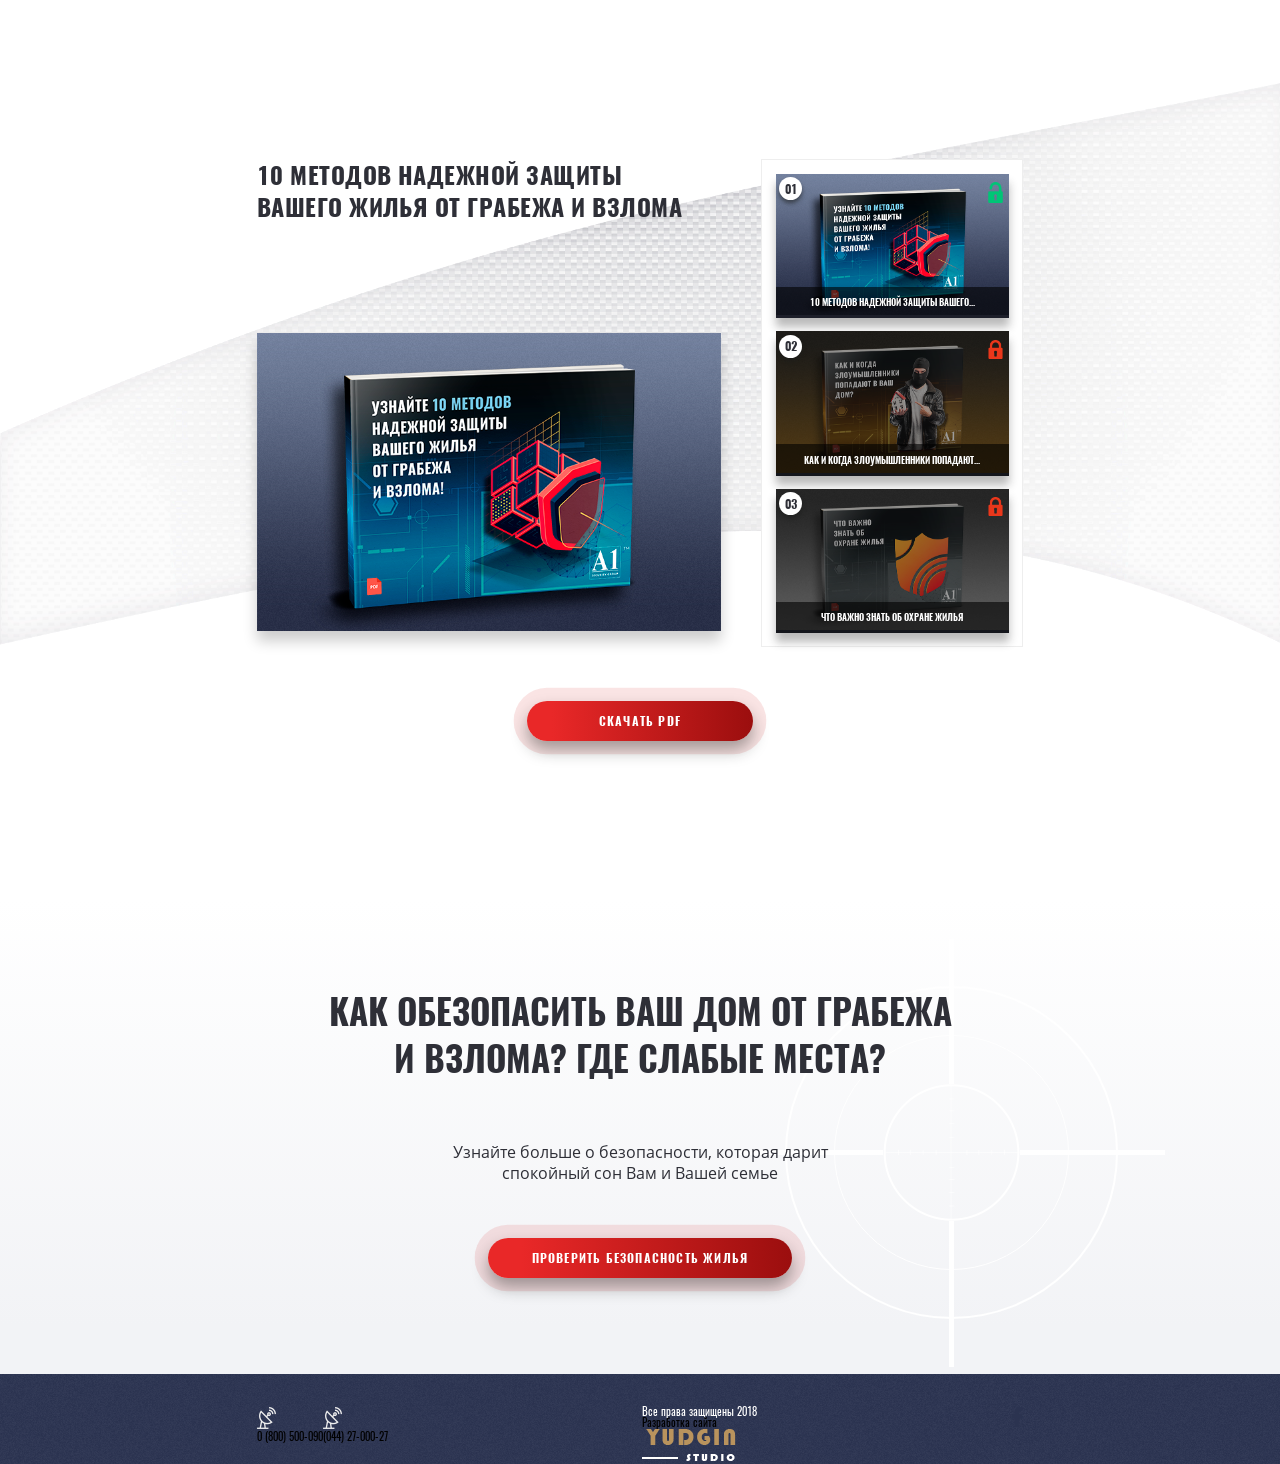
<file: value1.html>
<!DOCTYPE html>
<html>
<head>
	<title></title>
	<meta charset="utf-8">
	<meta http-equiv="X-UA-Compatible" content="IE=edge">
	<meta name="viewport" content="width=device-width, user-scalable=no">
	<link rel="icon" type="image/png" href="favicon.png"/>
	<link rel="stylesheet" type="text/css" href="css/value.css">
	<link rel="stylesheet" type="text/css" href="fonts/fonts.css">
	<link rel="stylesheet" type="text/css" href="css/animate.css">
</head>
<body>
	<main>
		<img src="img/value/bg.png" alt="" class="bg-img" />
		<div class="top">
			<div class="width2">
				<div class="left">
					<div class="text">10 методов Надежной Защиты 
					Вашего жилья от грабежа и взлома</div>
					<div class="img">
						<img src="img/value/1.png" alt="" />
					</div>
				</div>
				<div class="right">
					<div class="item">
						<img src="img/value/1.png" alt="" class="bg" />
						<div class="num">01</div>
						<img src="img/value/unlocked.png" alt="" class="locked" />
						<div class="name">10 методов надежной защиты вашего...</div>
					</div>
					<div class="item">
						<img src="img/value/2.png" alt="" class="bg" />
						<div class="num">02</div>
						<img src="img/value/locked.png" alt="" class="locked" />
						<div class="name">Как и когда злоумышленники попадают...</div>
						<div class="shadow"></div>
					</div>
					<div class="item">
						<img src="img/value/3.png" alt="" class="bg" />
						<div class="num">03</div>
						<img src="img/value/locked.png" alt="" class="locked" />
						<div class="name">Что важно знать об охране жилья</div>
						<div class="shadow"></div>
					</div>
				</div>
			</div>
			<a href="#" class="button">Скачать PDF</a>
		</div>
		<div class="bottom">
			<div class="aim1">
				<img class="wow zoomIn" src="img/choice/aim2.png" alt="" />
				<div class="rectangle rec-left wow widthIn" data-wow-delay="1000ms"></div>
				<div class="rectangle rec-right wow widthIn" data-wow-delay="1000ms"></div>
				<div class="rectangle2 rec-top wow heightIn" data-wow-delay="1000ms"></div>
				<div class="rectangle2 rec-bottom wow heightIn" data-wow-delay="1000ms"></div>
				<div class="circle wow zoomIn" data-wow-delay="2000ms"></div>
				<div class="circle2 wow zoomIn" data-wow-delay="3000ms"></div>
			</div>
			<div class="width2">
				<h2>Как обезопасить Ваш дом от грабежа 
				и взлома? Где слабые места?</h2>
				<div class="text">Узнайте больше о безопасности, которая дарит 
				спокойный сон Вам и Вашей семье</div>
				<a href="#" class="button form-trigger">Проверить Безопасность Жилья</a>
			</div>
		</div>
	</main>
	<footer>
		<div class="width2">
			<div class="contact">
				<a href="tel:0800500090" class="phone"><img src="img/footer/satellite.png" alt="" /><p>0 (800) 500-090</p></a>
				<a href="tel:0442700027" class="phone"><img src="img/footer/satellite.png" alt="" /><p>(044) 27-000-27</p></a>
			</div>
			<div class="center">
				<p class="protection2">Все права защищены 2018</p>
				<a target="_blank" href="https://yudgin.studio/" class="developer">
					<p>Разработка сайта</p>
					<img src="img/footer/logo.png" alt="" />
				</a>
			</div>
			<div class="social">
				<a href="#"><img src="img/footer/facebook.png" alt="" /></a>
			</div>
		</div>
	</footer>

	<div class="popup-forma">
		<div class="close-bg"></div>
		<div class="form">
			<img src="img/close.png" alt="" class="close" />
			<p class="title">Заполните форму</p>
			<form>
				<input type="text" name="name" placeholder="Ваше имя" required />
				<input type="tel" name="tel" placeholder="+380" required />
			</form>
			<button class="button form-trigger" type="submit">Отправить</button>
		</div>
	</div>
	<script src="js/jquery.min.js" type="text/javascript"></script>
	<script src="js/script.js" type="text/javascript"></script>
	<script src="js/wow.js" type="text/javascript"></script>
</body>
</html>
</file>
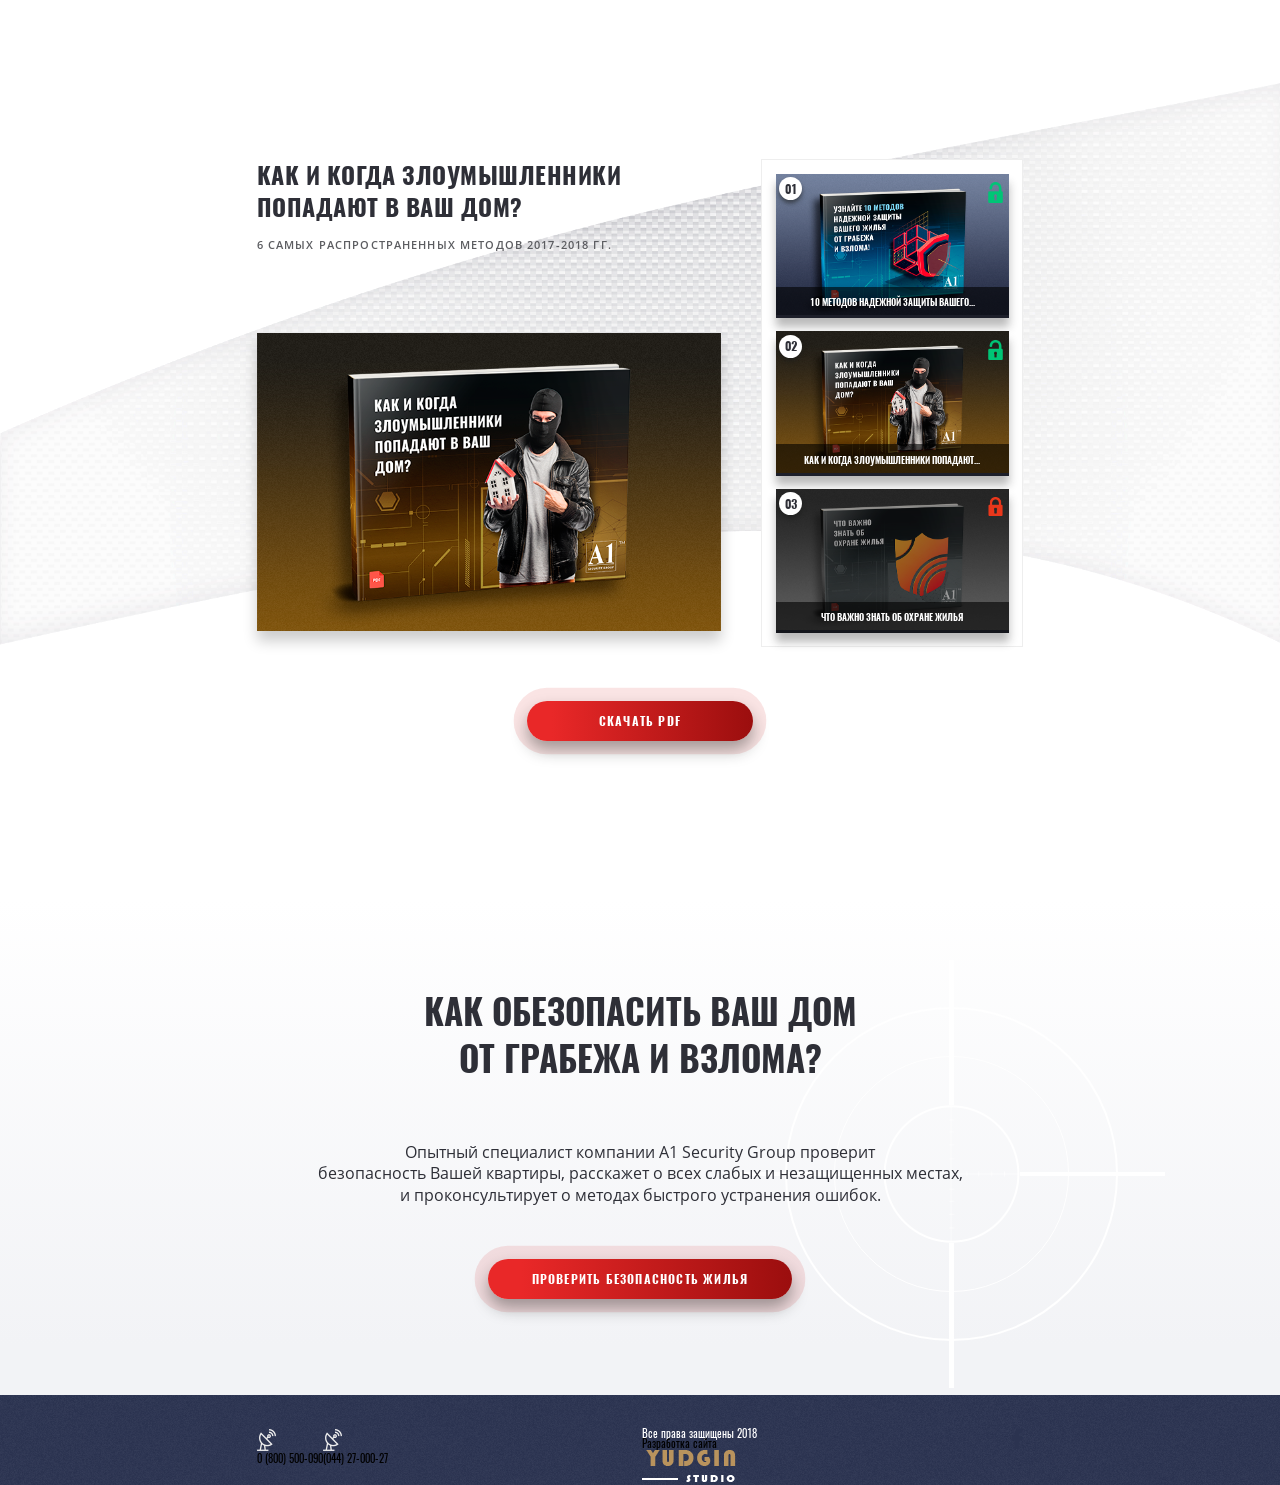
<file: value2.html>
<!DOCTYPE html>
<html>
<head>
	<title></title>
	<meta charset="utf-8">
	<meta http-equiv="X-UA-Compatible" content="IE=edge">
	<meta name="viewport" content="width=device-width, user-scalable=no">
	<link rel="icon" type="image/png" href="favicon.png"/>
	<link rel="stylesheet" type="text/css" href="css/value.css">
	<link rel="stylesheet" type="text/css" href="fonts/fonts.css">
	<link rel="stylesheet" type="text/css" href="css/animate.css">
</head>
<body>
	<main>
		<img src="img/value/bg.png" alt="" class="bg-img" />
		<div class="top">
			<div class="width2">
				<div class="left">
					<div class="text">Как и когда злоумышленники
					попадают в Ваш дом?
					<span>6 самых распространенных методов 2017-2018 гг.</span></div>
					<div class="img">
						<img src="img/value/2.png" alt="" />
					</div>
				</div>
				<div class="right">
					<div class="item">
						<img src="img/value/1.png" alt="" class="bg" />
						<div class="num">01</div>
						<img src="img/value/unlocked.png" alt="" class="locked" />
						<div class="name">10 методов надежной защиты вашего...</div>
					</div>
					<div class="item">
						<img src="img/value/2.png" alt="" class="bg" />
						<div class="num">02</div>
						<img src="img/value/unlocked.png" alt="" class="locked" />
						<div class="name">Как и когда злоумышленники попадают...</div>
					</div>
					<div class="item">
						<img src="img/value/3.png" alt="" class="bg" />
						<div class="num">03</div>
						<img src="img/value/locked.png" alt="" class="locked" />
						<div class="name">Что важно знать об охране жилья</div>
						<div class="shadow"></div>
					</div>
				</div>
			</div>
			<a href="#" class="button">Скачать PDF</a>
		</div>
		<div class="bottom">
			<div class="aim1">
				<img class="wow zoomIn" src="img/choice/aim2.png" alt="" />
				<div class="rectangle rec-left wow widthIn" data-wow-delay="1000ms"></div>
				<div class="rectangle rec-right wow widthIn" data-wow-delay="1000ms"></div>
				<div class="rectangle2 rec-top wow heightIn" data-wow-delay="1000ms"></div>
				<div class="rectangle2 rec-bottom wow heightIn" data-wow-delay="1000ms"></div>
				<div class="circle wow zoomIn" data-wow-delay="2000ms"></div>
				<div class="circle2 wow zoomIn" data-wow-delay="3000ms"></div>
			</div>
			<div class="width2">
				<h2>Как обезопасить Ваш дом
				от грабежа и взлома? </h2>
				<div class="text two">Опытный специалист компании А1 Security Group проверит
				безопасность Вашей квартиры, расскажет о всех слабых и незащищенных местах,
				и проконсультирует о методах быстрого устранения ошибок.</div>
				<a href="#" class="button form-trigger">Проверить Безопасность Жилья</a>
			</div>
		</div>
	</main>
	<footer>
		<div class="width2">
			<div class="contact">
				<a href="tel:0800500090" class="phone"><img src="img/footer/satellite.png" alt="" /><p>0 (800) 500-090</p></a>
				<a href="tel:0442700027" class="phone"><img src="img/footer/satellite.png" alt="" /><p>(044) 27-000-27</p></a>
			</div>
			<div class="center">
				<p class="protection2">Все права защищены 2018</p>
				<a target="_blank" href="https://yudgin.studio/" class="developer">
					<p>Разработка сайта</p>
					<img src="img/footer/logo.png" alt="" />
				</a>
			</div>
			<div class="social">
				<a href="#"><img src="img/footer/facebook.png" alt="" /></a>
			</div>
		</div>
	</footer>
	
	<div class="popup-forma">
		<div class="close-bg"></div>
		<div class="form">
			<img src="img/close.png" alt="" class="close" />
			<p class="title">Заполните форму</p>
			<form>
				<input type="text" name="name" placeholder="Ваше имя" required />
				<input type="tel" name="tel" placeholder="+380" required />
			</form>
			<button class="button form-trigger" type="submit">Отправить</button>
		</div>
	</div>
	<script src="js/jquery.min.js" type="text/javascript"></script>
	<script src="js/script.js" type="text/javascript"></script>
	<script src="js/wow.js" type="text/javascript"></script>
</body>
</html>
</file>
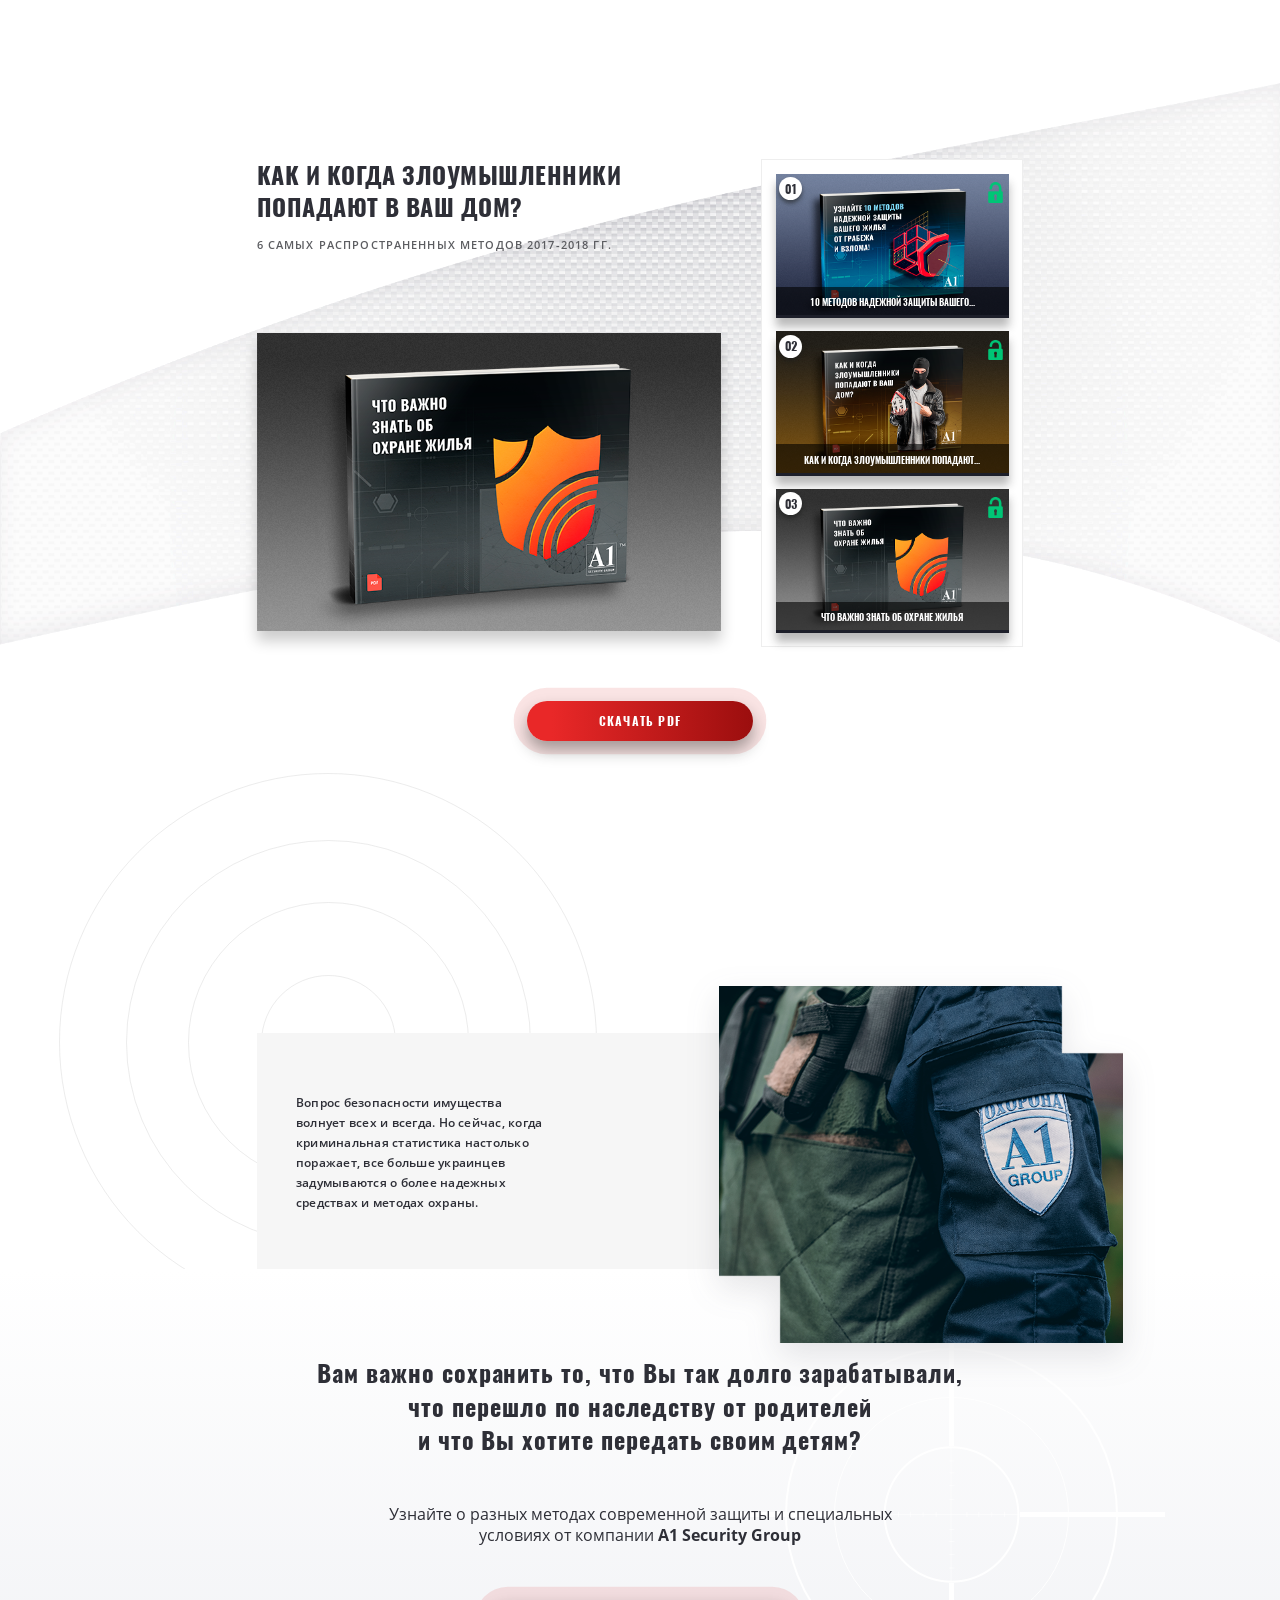
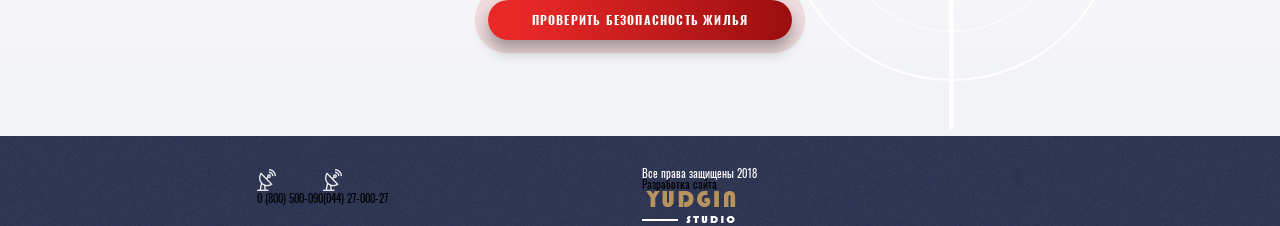
<file: value3.html>
<!DOCTYPE html>
<html>
<head>
	<title></title>
	<meta charset="utf-8">
	<meta http-equiv="X-UA-Compatible" content="IE=edge">
	<meta name="viewport" content="width=device-width, user-scalable=no">
	<link rel="icon" type="image/png" href="favicon.png"/>
	<link rel="stylesheet" type="text/css" href="css/value.css">
	<link rel="stylesheet" type="text/css" href="fonts/fonts.css">
	<link rel="stylesheet" type="text/css" href="css/animate.css">
</head>
<body>
	<main>
		<img src="img/value/bg.png" alt="" class="bg-img" />
		<div class="top">
			<div class="width2">
				<div class="left">
					<div class="text">Как и когда злоумышленники
					попадают в Ваш дом?
					<span>6 самых распространенных методов 2017-2018 гг.</span></div>
					<div class="img">
						<img src="img/value/3.png" alt="" />
					</div>
				</div>
				<div class="right">
					<div class="item">
						<img src="img/value/1.png" alt="" class="bg" />
						<div class="num">01</div>
						<img src="img/value/unlocked.png" alt="" class="locked" />
						<div class="name">10 методов надежной защиты вашего...</div>
					</div>
					<div class="item">
						<img src="img/value/2.png" alt="" class="bg" />
						<div class="num">02</div>
						<img src="img/value/unlocked.png" alt="" class="locked" />
						<div class="name">Как и когда злоумышленники попадают...</div>
					</div>
					<div class="item">
						<img src="img/value/3.png" alt="" class="bg" />
						<div class="num">03</div>
						<img src="img/value/unlocked.png" alt="" class="locked" />
						<div class="name">Что важно знать об охране жилья</div>
					</div>
				</div>
			</div>
			<a href="#" class="button">Скачать PDF</a>
		</div>
		<div class="middle">
			<div class="circle">
				<div class="circle1 wow zoomIn" data-wow-delay="3200ms"></div>
				<div class="circle2 wow zoomIn" data-wow-delay="2200ms"></div>
				<div class="circle3 wow zoomIn"  data-wow-delay="1200ms"></div>
				<div class="circle4 wow zoomIn"  data-wow-delay="200ms"></div>
			</div>
			<div class="width2">
				<div class="text">Вопрос безопасности имущества
				волнует всех и всегда. Но сейчас, когда
				криминальная статистика настолько
				поражает, все больше украинцев
				задумываются о более надежных 
				средствах и методах охраны. </div>
				<img src="img/value/middle.png" alt="" />
			</div>
		</div>
		<div class="bottom">
			<div class="aim1">
				<img class="wow zoomIn" src="img/choice/aim2.png" alt="" />
				<div class="rectangle rec-left wow widthIn" data-wow-delay="1000ms"></div>
				<div class="rectangle rec-right wow widthIn" data-wow-delay="1000ms"></div>
				<div class="rectangle2 rec-top wow heightIn" data-wow-delay="1000ms"></div>
				<div class="rectangle2 rec-bottom wow heightIn" data-wow-delay="1000ms"></div>
				<div class="circle wow zoomIn" data-wow-delay="2000ms"></div>
				<div class="circle2 wow zoomIn" data-wow-delay="3000ms"></div>
			</div>
			<div class="width2">
				<p class="title">Вам важно сохранить то, что Вы так долго зарабатывали, 
				что перешло по наследству от родителей 
				и что Вы хотите передать своим детям? </p>
				<div class="text">Узнайте о разных методах современной защиты и специальных 
					условиях от компании<span> А1 Security Group</span></div>
				<a href="#" class="button form-trigger">Проверить Безопасность Жилья</a>
			</div>
		</div>
	</main>
	<footer>
		<div class="width2">
			<div class="contact">
				<a href="tel:0800500090" class="phone"><img src="img/footer/satellite.png" alt="" /><p>0 (800) 500-090</p></a>
				<a href="tel:0442700027" class="phone"><img src="img/footer/satellite.png" alt="" /><p>(044) 27-000-27</p></a>
			</div>
			<div class="center">
				<p class="protection2">Все права защищены 2018</p>
				<a target="_blank" href="https://yudgin.studio/" class="developer">
					<p>Разработка сайта</p>
					<img src="img/footer/logo.png" alt="" />
				</a>
			</div>
			<div class="social">
				<a href="#"><img src="img/footer/facebook.png" alt="" /></a>
			</div>
		</div>
	</footer>
	
	<div class="popup-forma">
		<div class="close-bg"></div>
		<div class="form">
			<img src="img/close.png" alt="" class="close" />
			<p class="title">Заполните форму</p>
			<form>
				<input type="text" name="name" placeholder="Ваше имя" required />
				<input type="tel" name="tel" placeholder="+380" required />
			</form>
			<button class="button form-trigger" type="submit">Отправить</button>
		</div>
	</div>
	<script src="js/jquery.min.js" type="text/javascript"></script>
	<script src="js/script.js" type="text/javascript"></script>
	<script src="js/wow.js" type="text/javascript"></script>
</body>
</html>
</file>
<file: css/value.css>
﻿.slick-slider{position:relative;display:block;box-sizing:border-box;-webkit-touch-callout:none;-webkit-user-select:none;-khtml-user-select:none;-moz-user-select:none;-ms-user-select:none;user-select:none;-ms-touch-action:pan-y;touch-action:pan-y;-webkit-tap-highlight-color:transparent}.slick-list{position:relative;overflow:hidden;display:block;margin:0;padding:0}.slick-list:focus{outline:none}.slick-list.dragging{cursor:pointer;cursor:hand}.slick-slider .slick-track,.slick-slider .slick-list{-webkit-transform:translate3d(0, 0, 0);-moz-transform:translate3d(0, 0, 0);-ms-transform:translate3d(0, 0, 0);-o-transform:translate3d(0, 0, 0);transform:translate3d(0, 0, 0)}.slick-track{position:relative;left:0;top:0;display:block;margin-left:auto;margin-right:auto}.slick-track:before,.slick-track:after{content:"";display:table}.slick-track:after{clear:both}.slick-loading .slick-track{visibility:hidden}.slick-slide{float:left;height:100%;min-height:1px;margin-right:58px;margin-bottom:30px;transition:all .5s;display:none}[dir=rtl] .slick-slide{float:right}.slick-slide img{display:block}.slick-slide.slick-loading img{display:none}.slick-slide.dragging img{pointer-events:none}.slick-initialized .slick-slide{display:block}.slick-loading .slick-slide{visibility:hidden}.slick-vertical .slick-slide{display:block;height:auto;border:1px solid transparent}.slick-arrow.slick-hidden{display:none}.slick-loading .slick-list{background:#fff url("./ajax-loader.gif") center center no-repeat}@font-face{font-family:"slick";src:url("./fonts/slick.eot");src:url("./fonts/slick.eot?#iefix") format("embedded-opentype"),url("./fonts/slick.woff") format("woff"),url("./fonts/slick.ttf") format("truetype"),url("./fonts/slick.svg#slick") format("svg");font-weight:normal;font-style:normal}.slick-prev,.slick-next{position:absolute;display:block;height:77px;width:77px;line-height:0;font-size:0;cursor:pointer;left:-396px;background:url(../img/reviews/next.png) no-repeat;color:transparent;padding:0;bottom:84px;border:none;outline:none;transition:all .5s}.slick-prev:hover,.slick-next:hover{outline:none;transform:scale(1.1);color:transparent}.slick-prev:hover:before,.slick-next:hover:before{opacity:1}.slick-prev.slick-disabled:before,.slick-next.slick-disabled:before{opacity:.25}.slick-prev:before,.slick-next:before{font-family:"slick";font-size:20px;line-height:1;color:#fff;opacity:.75;-webkit-font-smoothing:antialiased;-moz-osx-font-smoothing:grayscale;content:"" !important}.slick-prev{background:url(../img/reviews/prev.png) no-repeat;left:-500px}.slick-prev:hover{outline:none;transform:scale(1.1);color:transparent}.slick-prev:hover:before{opacity:1}[dir=rtl] .slick-prev{left:auto;right:-25px}.slick-prev:before{content:"←"}[dir=rtl] .slick-prev:before{content:"→"}.slick-next{right:-25px}[dir=rtl] .slick-next{left:-25px;right:auto}.slick-next:before{content:"→"}[dir=rtl] .slick-next:before{content:"←"}.slick-dotted.slick-slider{margin-bottom:30px}.slick-dots{position:absolute;bottom:-25px;list-style:none;display:block;text-align:center;padding:0;margin:0;width:100%}.slick-dots li{position:relative;display:inline-block;height:20px;width:20px;margin:0 5px;padding:0;cursor:pointer}.slick-dots li button{border:0;background:transparent;display:block;height:20px;width:20px;outline:none;line-height:0;font-size:0;color:transparent;padding:5px;cursor:pointer}.slick-dots li button:hover,.slick-dots li button:focus{outline:none}.slick-dots li button:hover:before,.slick-dots li button:focus:before{opacity:1}.slick-dots li button:before{position:absolute;top:0;left:0;content:"•";width:20px;height:20px;font-family:"slick";font-size:6px;line-height:20px;text-align:center;color:#000;opacity:.25;-webkit-font-smoothing:antialiased;-moz-osx-font-smoothing:grayscale}.slick-dots li.slick-active button:before{color:#000;opacity:.75}@media screen and (max-width: 1270px){.slick-prev,.slick-next{top:auto;bottom:-30px;left:auto;right:0}.slick-prev{right:auto;left:0}}@media screen and (max-width: 1270px){.slick-prev,.slick-next{background-size:57px;width:57px;height:57px}.slick-prev{background-size:57px}}::-webkit-scrollbar{width:10px}::-webkit-scrollbar-track{background:#f1f1f1}::-webkit-scrollbar-thumb{background-image:-moz-linear-gradient(90deg, #e92828 11%, #9b0e0e 100%);background-image:-webkit-linear-gradient(90deg, #e92828 11%, #9b0e0e 100%);background-image:-ms-linear-gradient(90deg, #e92828 11%, #9b0e0e 100%)}::-webkit-scrollbar-thumb:window-inactive{background-image:-moz-linear-gradient(90deg, #e92828 11%, #9b0e0e 100%);background-image:-webkit-linear-gradient(90deg, #e92828 11%, #9b0e0e 100%);background-image:-ms-linear-gradient(90deg, #e92828 11%, #9b0e0e 100%)}input:focus::-webkit-input-placeholder{color:transparent}input:focus::-moz-placeholder{color:transparent}input:focus:-ms-input-placeholder{color:transparent}input:focus:-moz-placeholder{color:transparent}a,a:focus,button,button:focus,input,input:focus,textarea,textarea:focus{outline:0 !important}:focus{outline:0 !important;outline-offset:0 !important}select,select:focus{outline:0 !important}html{position:relative}p{margin:0;padding:0;line-height:100%}button{border:none;cursor:pointer}a:focus,a:hover{text-decoration:none}ul{list-style:none;margin:0;padding:0}a{text-decoration:none;color:#000;cursor:pointer}h1,h2,h3,h4,h5,h6{margin:0}.scroll{overflow:hidden}.intl-tel-input{width:fit-content}.intl-tel-input input{padding-left:2.6041666667vw !important}.container{width:93.2291666667vw;margin:0 auto;-webkit-box-sizing:border-box;-moz-box-sizing:border-box;box-sizing:border-box}.width2{width:59.8958333333vw;margin:0 auto;-webkit-box-sizing:border-box;-moz-box-sizing:border-box;box-sizing:border-box}body{position:relative;overflow-x:hidden;margin:0;padding:0;background:#fff;font-family:"Oswald";font-weight:400;font-size:.8333333333vw;color:#2e2f37;overflow-x:hidden}.checkbox-holder{width:100%;display:-webkit-flex;display:-moz-flex;display:-ms-flex;display:-o-flex;display:flex;margin:1.0416666667vw auto 0 auto}.checkbox-holder:last-child{margin-bottom:1.875vw;margin-top:.5208333333vw}.checkbox-holder .checkbox{position:absolute;z-index:-1;opacity:0;margin:10px 0 0 20px}.checkbox-holder .checkbox + label{position:relative;padding:0;padding-left:27px;font-size:.7291666667vw;font-family:"OpenSans-Bold";cursor:pointer}.checkbox-holder .checkbox + label span{color:#818181;font-family:"OpenSans-Regular"}.checkbox-holder .checkbox + label:before{content:"";position:absolute;left:0;top:2px;bottom:0;width:15px;height:15px;box-shadow:inset 0 2px 3px rgba(0,0,0,.2);transition:.2s}.checkbox-holder .checkbox + label:after{content:"";position:absolute;border-top:0;border-left:0;transition:.2s;left:2px;top:4px;bottom:0}.checkbox-holder .checkbox:checked + label:after{width:11px;height:11px;background-image:-moz-linear-gradient(0deg, #e92828 11%, #9b0e0e 100%);background-image:-webkit-linear-gradient(0deg, #e92828 11%, #9b0e0e 100%);background-image:-ms-linear-gradient(0deg, #e92828 11%, #9b0e0e 100%)}.checkbox-holder .checkbox:focus + label:before{box-shadow:inset 0 2px 3px rgba(0,0,0,.2),0 0 3px 3px rgba(213,33,33,.7)}.button{font-family:"Oswald";border-radius:50px;font-weight:700;letter-spacing:.1em;display:-webkit-flex;display:-moz-flex;display:-ms-flex;display:-o-flex;display:flex;justify-content:center;-ms-align-items:center;align-items:center;text-transform:uppercase;transition:all 1s;position:relative;z-index:1;background-image:-moz-linear-gradient(0deg, #e92828 11%, #9b0e0e 100%);background-image:-webkit-linear-gradient(0deg, #e92828 11%, #9b0e0e 100%);background-image:-ms-linear-gradient(0deg, #e92828 11%, #9b0e0e 100%);box-shadow:0 .7291666667vw 1.25vw 0 rgba(27,28,27,.38),0 0 0 1.0416666667vw rgba(213,33,33,.122);width:17.6041666667vw;padding:.9375vw 0;color:#fff;font-size:.9375vw;-webkit-animation-name:boxShadowPulse;animation-name:boxShadowPulse;animation-iteration-count:infinite;-webkit-animation-duration:4s;animation-duration:4s;cursor:pointer}h2{font-weight:700;font-size:2.7083333333vw;text-transform:uppercase;white-space:pre-line}h2 span{color:#656e99}footer{padding-top:2.6041666667vw;background:url(../img/footer/bg.png) no-repeat;background-size:100% 100%;display:-webkit-flex;display:-moz-flex;display:-ms-flex;display:-o-flex;display:flex;-webkit-flex-direction:column;-moz-flex-direction:column;-ms-flex-direction:column;-o-flex-direction:column;flex-direction:column;justify-content:center;-ms-align-items:center;align-items:center;color:#fff}footer .width2{display:-webkit-flex;display:-moz-flex;display:-ms-flex;display:-o-flex;display:flex;justify-content:space-between}footer .width2 .contact{text-transform:uppercase;font-size:.8333333333vw;display:-webkit-flex;display:-moz-flex;display:-ms-flex;display:-o-flex;display:flex}footer .width2 .contact .number{display:-webkit-flex;display:-moz-flex;display:-ms-flex;display:-o-flex;display:flex;-webkit-flex-direction:column;-moz-flex-direction:column;-ms-flex-direction:column;-o-flex-direction:column;flex-direction:column;margin-right:1.5625vw}footer .width2 .contact .number .title{margin-bottom:.5208333333vw}footer .width2 .contact .number .phone,footer .width2 .contact .number .email{font-family:"OpenSans-SemiBold";font-size:.8333333333vw;letter-spacing:.04em;width:fit-content;display:-webkit-flex;display:-moz-flex;display:-ms-flex;display:-o-flex;display:flex;-ms-align-items:center;align-items:center;transition:all .5s;color:#fff;margin-bottom:.4166666667vw}footer .width2 .contact .number .phone:hover,footer .width2 .contact .number .email:hover{color:#656e99}footer .width2 .contact .number .phone img,footer .width2 .contact .number .email img{margin-right:.7291666667vw;width:.78125vw}footer .width2 .contact .number .email{font-size:.7291666667vw}footer .width2 .contact .number .email img{filter:grayscale(1)}footer .width2 .contact .number .facebook{width:1.0416666667vw;height:1.0416666667vw;background:#fff;display:block;border-radius:50%;display:-webkit-flex;display:-moz-flex;display:-ms-flex;display:-o-flex;display:flex;justify-content:center;-ms-align-items:center;align-items:center;box-shadow:0 0 0 .2604166667vw rgba(255,255,255,.2);transition:all .5s;margin-top:.2604166667vw;position:relative;margin-left:-0.15625vw}footer .width2 .contact .number .facebook:before{content:"facebook";position:absolute;left:calc(100% + 0.6770833333vw);color:#fff}footer .width2 .contact .number .facebook:hover{box-shadow:0 0 0 0 rgba(255,255,255,.2)}footer .width2 .contact .number .facebook img{width:.4166666667vw}footer .width2 .adress-dev .adress .title{text-transform:uppercase;font-size:.8333333333vw;margin-bottom:.5208333333vw}footer .width2 .adress-dev .adress a{white-space:pre-line;color:#fff;transition:all .5s}footer .width2 .adress-dev .adress a:hover{color:#656e99}footer .width2 .razdel{display:-webkit-flex;display:-moz-flex;display:-ms-flex;display:-o-flex;display:flex;-webkit-flex-direction:column;-moz-flex-direction:column;-ms-flex-direction:column;-o-flex-direction:column;flex-direction:column}footer .width2 .razdel a{color:#fff;transition:all .5s;margin-bottom:.5208333333vw}footer .width2 .razdel a:hover{color:#656e99}footer .order{width:100%;padding:1.5625vw 0}footer .order .width2{display:-webkit-flex;display:-moz-flex;display:-ms-flex;display:-o-flex;display:flex;-ms-align-items:center;align-items:center;justify-content:space-between}footer .order .width2 img{height:1.5625vw;background:#fff;padding:.5208333333vw}footer .order .width2 img:nth-child(1){padding:.5208333333vw 1.0416666667vw}footer .bottom{padding:1.0416666667vw 0;font-family:"MuseoSansCyrl500";font-size:.7291666667vw;width:100%;display:-webkit-flex;display:-moz-flex;display:-ms-flex;display:-o-flex;display:flex;justify-content:center;-ms-align-items:center;align-items:center;border-top:1px solid #fff}footer .bottom .holder{display:-webkit-flex;display:-moz-flex;display:-ms-flex;display:-o-flex;display:flex}footer .bottom .protect{padding-right:.5208333333vw;border-right:1px solid #fff;display:-webkit-flex;display:-moz-flex;display:-ms-flex;display:-o-flex;display:flex;-ms-align-items:center;align-items:center}footer .bottom .developer{display:-webkit-flex;display:-moz-flex;display:-ms-flex;display:-o-flex;display:flex;justify-content:center;padding-left:.5208333333vw;border-left:1px solid #fff}footer .bottom .developer p{color:#fff;transition:all .5s;margin-right:.5208333333vw;white-space:pre-line}footer .bottom .developer:hover p{color:#656e99}footer .bottom .developer img{width:4.8958333333vw}footer .payment{position:fixed;top:0;width:100vw;height:100vh;background:rgba(0,0,0,.3);z-index:100;display:flex;justify-content:center;align-items:center;transform:scale(0);transition:all .5s}footer .payment.active{transform:scale(1)}footer .payment .text{max-height:100vh;max-width:100vw;overflow:auto;background:#fff;border-radius:.5208333333vw;color:#131313;font-family:"OpenSans-Regular";font-size:.7291666667vw;padding:1.0416666667vw;white-space:pre-line;position:relative}footer .payment .text .close{position:absolute;top:1.0416666667vw;right:1.0416666667vw;width:.8333333333vw;cursor:pointer}footer .payment span{font-size:1.0416666667vw;font-family:"OpenSans-Bold"}@media screen and (max-width: 1200px){.container,.width2{width:90%}.button{width:fit-content !important;height:auto !important;padding:2.5vw 4.6875vw !important;font-size:3.75vw !important;margin:0 auto;box-shadow:0 1.5625vw 2.5vw 0 rgba(27,28,27,.38),0 0 0 2.5vw rgba(213,33,33,.122) !important}h2{font-size:6.875vw !important;text-align:center !important;white-space:normal !important;justify-content:center !important}h2 .line,h2 .line2{display:none}footer{height:auto}footer .width2{-webkit-flex-direction:column;-moz-flex-direction:column;-ms-flex-direction:column;-o-flex-direction:column;flex-direction:column;padding:6.25vw}footer .width2 .contact{display:-webkit-flex;display:-moz-flex;display:-ms-flex;display:-o-flex;display:flex;-webkit-flex-direction:column;-moz-flex-direction:column;-ms-flex-direction:column;-o-flex-direction:column;flex-direction:column;-ms-align-items:center;align-items:center;justify-content:space-around;width:100%;margin-bottom:9.375vw;height:auto}footer .width2 .contact .number{-ms-align-items:center;align-items:center}footer .width2 .contact .number .title{font-size:4.375vw;margin-bottom:3.125vw;text-align:center}footer .width2 .contact .number .phone,footer .width2 .contact .number .email{margin-bottom:3.125vw !important;order:2}footer .width2 .contact .number .phone img,footer .width2 .contact .number .email img{width:4.6875vw;margin-right:3.125vw}footer .width2 .contact .number .phone p,footer .width2 .contact .number .email p{font-size:4.375vw}footer .width2 .contact .number .facebook{width:6.25vw;height:6.25vw;box-shadow:0 0 0 1.5625vw rgba(255,255,255,.2);font-size:4.375vw;margin-right:20.3125vw;order:1;margin-bottom:3.125vw}footer .width2 .contact .number .facebook img{width:1.5625vw}footer .width2 .razdel{font-size:4.375vw;text-align:center}footer .width2 .adress-dev .adress{font-size:4.375vw;-ms-align-items:center;align-items:center;text-align:center}footer .width2 .adress-dev .adress .title{font-size:4.375vw;margin-top:6.25vw;margin-bottom:3.125vw;text-align:center}footer .width2 .adress-dev .adress a{white-space:normal}footer .order .width2{-webkit-flex-direction:row;-moz-flex-direction:row;-ms-flex-direction:row;-o-flex-direction:row;flex-direction:row}footer .order .width2 img{height:6.25vw}footer .bottom{font-size:4.375vw}footer .bottom .developer img{width:auto}footer .payment .text{font-size:4.375vw;padding:6.25vw 3.125vw;box-sizing:border-box}footer .payment .text .close{right:3.125vw;top:3.125vw;width:16px}footer .payment .text span{font-size:6.25vw}footer .payment .text span:nth-of-type(1){text-align:center;display:flex}.checkbox-holder .checkbox + label{font-size:3.125vw}}.popup-forma.active{width:100%;height:100%}.form-trigger{cursor:pointer}.popup-forma{position:fixed;top:0;bottom:0;right:0;left:0;margin:auto;width:0;height:0;z-index:10000;display:-webkit-flex;display:-moz-flex;display:-ms-flex;display:-o-flex;display:flex;justify-content:center;-ms-align-items:center;align-items:center;transition:all .5s;overflow:hidden}.popup-forma .close-bg{position:absolute;top:0;width:100%;height:100%;background-color:rgba(0,12,49,.302)}.popup-forma .form{background:#fff;border-radius:.4166666667vw;position:relative;z-index:1;width:25vw;display:-webkit-flex;display:-moz-flex;display:-ms-flex;display:-o-flex;display:flex;-webkit-flex-direction:column;-moz-flex-direction:column;-ms-flex-direction:column;-o-flex-direction:column;flex-direction:column;-ms-align-items:center;align-items:center;padding:2.0833333333vw 0}.popup-forma .form .close{position:absolute;top:1.0416666667vw;right:1.0416666667vw;cursor:pointer}.popup-forma .form .title{width:100%;font-size:2.0833333333vw;letter-spacing:.02em;text-align:center;padding-bottom:2.34375vw}.popup-forma .form form{display:-webkit-flex;display:-moz-flex;display:-ms-flex;display:-o-flex;display:flex;-webkit-flex-direction:column;-moz-flex-direction:column;-ms-flex-direction:column;-o-flex-direction:column;flex-direction:column;-ms-align-items:center;align-items:center;width:20.3645833333vw}.popup-forma .form form input{border-width:1px;border-color:#d0d0d0;border-style:solid;border-radius:.15625vw;background-color:#f7f7f7;width:100%;height:3.1770833333vw;padding-left:1.71875vw;-webkit-box-sizing:border-box;-moz-box-sizing:border-box;box-sizing:border-box;font-size:.8333333333vw;letter-spacing:.04em;margin-bottom:.8333333333vw}.popup-forma .form .all-prise{display:-webkit-flex;display:-moz-flex;display:-ms-flex;display:-o-flex;display:flex;-ms-align-items:flex-end;align-items:flex-end;justify-content:space-between;font-size:1.3020833333vw;white-space:nowrap;width:80%;margin:2.0833333333vw 0}.popup-forma .form .all-prise p{background:none;border:0;padding:0;-webkit-background-clip:text;-webkit-text-fill-color:transparent;background-image:-moz-linear-gradient(0deg, #e92828 11%, #9b0e0e 100%);background-image:-webkit-linear-gradient(0deg, #e92828 11%, #9b0e0e 100%);background-image:-ms-linear-gradient(0deg, #e92828 11%, #9b0e0e 100%);margin-bottom:0;text-align:right;font-size:2.6041666667vw;letter-spacing:-0.0520833333vw;padding-right:.2604166667vw}.popup-forma .form .button{background-image:-moz-linear-gradient(0deg, #e92828 11%, #9b0e0e 100%);background-image:-webkit-linear-gradient(0deg, #e92828 11%, #9b0e0e 100%);background-image:-ms-linear-gradient(0deg, #e92828 11%, #9b0e0e 100%);box-shadow:0 .7291666667vw 1.25vw 0 rgba(27,28,27,.38);width:20.3125vw;height:3.6458333333vw;display:-webkit-flex;display:-moz-flex;display:-ms-flex;display:-o-flex;display:flex;justify-content:center;-ms-align-items:center;align-items:center;font-size:1.1458333333vw;font-family:"Oswald";color:#fff;font-weight:bold;text-transform:uppercase}@media screen and (max-width: 1000px){.popup-forma .form{padding-top:6.25vw;padding-bottom:6.25vw;width:90%;border-radius:2.5vw}.popup-forma .form .close{top:3.125vw;right:3.125vw}.popup-forma .form .title{font-size:6.25vw;padding-bottom:6.25vw;margin-bottom:6.25vw}.popup-forma .form .all-prise{font-size:5.625vw;margin:6.25vw 0}.popup-forma .form .all-prise p{height:7.5vw;font-size:7.5vw}.popup-forma .form form{width:90%}.popup-forma .form form input{width:100%;height:12.5vw;padding-left:3.125vw;margin-bottom:3.125vw;font-size:4.375vw}.popup-forma .form .button{width:80% !important;padding:0 !important;height:12.8125vw !important}}header{padding-top:3.4375vw;position:relative;padding-bottom:3.125vw}header .button{box-shadow:0 .7291666667vw 1.25vw 0 rgba(27,28,27,.38),0 0 0 1.0416666667vw rgba(213,33,33,.122),0 0 0 2.0833333333vw rgba(212,33,33,.039)}header .container{background:#f6f6f6;display:-webkit-flex;display:-moz-flex;display:-ms-flex;display:-o-flex;display:flex;-webkit-flex-direction:column;-moz-flex-direction:column;-ms-flex-direction:column;-o-flex-direction:column;flex-direction:column;align-items:center;padding:3.125vw 2.0833333333vw}header .container .top{display:-webkit-flex;display:-moz-flex;display:-ms-flex;display:-o-flex;display:flex;-ms-align-items:center;align-items:center;width:100%;justify-content:space-between}header .container .top .logo{width:10vw;position:relative}header .container .top .phone,header .container .top footer .width2 .contact .number .email,footer .width2 .contact .number header .container .top .email{display:-webkit-flex;display:-moz-flex;display:-ms-flex;display:-o-flex;display:flex;-webkit-flex-direction:column;-moz-flex-direction:column;-ms-flex-direction:column;-o-flex-direction:column;flex-direction:column;position:relative;align-self:flex-end}header .container .top .phone a,header .container .top footer .width2 .contact .number .email a,footer .width2 .contact .number header .container .top .email a{color:#2e2f37;margin-bottom:.4166666667vw;font-family:"OpenSans-SemiBold";font-size:.9375vw;display:-webkit-flex;display:-moz-flex;display:-ms-flex;display:-o-flex;display:flex;-ms-align-items:center;align-items:center}header .container .top .phone a img,header .container .top footer .width2 .contact .number .email a img,footer .width2 .contact .number header .container .top .email a img{margin-right:.7291666667vw;filter:invert(1)}header .container h1{font-weight:700;letter-spacing:.04em;padding:2.0833333333vw 0 1.0416666667vw 0;position:relative;text-transform:uppercase;font-size:3.6458333333vw}header .container .text{font-weight:300;text-transform:uppercase;letter-spacing:.04em;font-size:2.0833333333vw;white-space:pre-line;line-height:1.5625vw;padding-bottom:2.0833333333vw;position:relative}header .container .occupation{position:relative;width:100%;display:-webkit-flex;display:-moz-flex;display:-ms-flex;display:-o-flex;display:flex;justify-content:center;-ms-align-items:center;align-items:center}header .container .occupation p{font-family:"OpenSans-Bold";font-size:1.0416666667vw;color:#fff;width:87%;text-align:center;background:url("../img/upsell/mini-bg.png");background-size:100% 100%;line-height:1.6666666667vw;padding:1.0416666667vw}main{background:url(../img/value/bg.png) no-repeat;background-size:100%;background-position:0 6.25vw}main .bg-img{width:100%;position:absolute;top:6.25vw;z-index:1}main .top{position:relative;z-index:3;height:100vh;display:-webkit-flex;display:-moz-flex;display:-ms-flex;display:-o-flex;display:flex;-webkit-flex-direction:column;-moz-flex-direction:column;-ms-flex-direction:column;-o-flex-direction:column;flex-direction:column;-ms-align-items:center;justify-content:center}main .top .width2{display:-webkit-flex;display:-moz-flex;display:-ms-flex;display:-o-flex;display:flex;justify-content:space-between}main .top .width2 .left{padding-bottom:1.0416666667vw;display:-webkit-flex;display:-moz-flex;display:-ms-flex;display:-o-flex;display:flex;-webkit-flex-direction:column;-moz-flex-direction:column;-ms-flex-direction:column;-o-flex-direction:column;flex-direction:column;justify-content:space-between}main .top .width2 .left .text{font-weight:700;font-size:1.875vw;letter-spacing:.02em;white-space:pre-line;text-transform:uppercase}main .top .width2 .left .text span{font-family:"OpenSans-SemiBold";font-size:.8854166667vw;letter-spacing:.1em;color:#5b5c60}main .top .width2 .left .img{position:relative}main .top .width2 .left .img img{width:36.3020833333vw;box-shadow:0 .78125vw 1.0416666667vw 0 rgba(0,0,0,.2)}main .top .width2 .left .img a{border-radius:50%;display:block}main .top .width2 .left .img a img{width:100%;box-shadow:none}main .top .width2 .left .img .download{position:absolute;right:1.5625vw;bottom:5.2083333333vw;width:2.5vw}main .top .width2 .left .img .link{position:absolute;right:1.5625vw;bottom:1.5625vw;width:2.5vw}main .top .width2 .right{border-width:1px;border-color:#eee;border-style:solid;background-color:#fff;padding:1.0416666667vw;padding-bottom:0}main .top .width2 .right .item{background-color:#484e6a;box-shadow:0 .6770833333vw .6770833333vw 0 rgba(27,28,27,.3);position:relative;margin-bottom:1.0416666667vw}main .top .width2 .right .item .num{border-radius:50%;background-color:#fff;box-shadow:0 .2604166667vw .3645833333vw 0 rgba(27,28,27,.56);width:1.8229166667vw;height:1.8229166667vw;position:absolute;top:.2604166667vw;left:.2604166667vw;display:-webkit-flex;display:-moz-flex;display:-ms-flex;display:-o-flex;display:flex;justify-content:center;-ms-align-items:center;align-items:center;font-size:.9375vw;font-weight:700;z-index:1}main .top .width2 .right .item .bg{width:18.2291666667vw;height:11.0416666667vw}main .top .width2 .right .item .locked{position:absolute;top:.6770833333vw;right:.46875vw;z-index:1;width:1.1979166667vw}main .top .width2 .right .item .name{position:absolute;width:100%;bottom:0;background-color:rgba(0,0,0,.6);height:2.4479166667vw;display:-webkit-flex;display:-moz-flex;display:-ms-flex;display:-o-flex;display:flex;justify-content:center;-ms-align-items:center;align-items:center;font-weight:700;font-size:.7291666667vw;color:#fff;text-transform:uppercase;z-index:1}main .top .width2 .right .item .shadow{background-color:#181818;opacity:.431;width:100%;height:100%;position:absolute;top:0}main .middle{padding-top:6.25vw;position:relative}main .middle .circle{left:4.6354166667vw;top:-9.8958333333vw;position:absolute;display:-webkit-flex;display:-moz-flex;display:-ms-flex;display:-o-flex;display:flex;justify-content:center;-ms-align-items:center;align-items:center}main .middle .circle div{border-width:1px;border-color:#a0a0a0;opacity:.2;border-style:solid;border-radius:50%}main .middle .circle .circle1{width:41.875vw;height:41.875vw}main .middle .circle .circle2{width:31.5104166667vw;height:31.5104166667vw;position:absolute}main .middle .circle .circle3{width:21.7708333333vw;height:21.7708333333vw;position:absolute}main .middle .circle .circle4{width:10.4166666667vw;height:10.4166666667vw;position:absolute}main .middle .width2{margin-top:4.1666666667vw;background-color:#f6f6f6;padding-left:3.0729166667vw;padding-top:4.6354166667vw;padding-bottom:4.4270833333vw;position:relative;z-index:1}main .middle .width2 .text{white-space:pre-line;font-family:"OpenSans-SemiBold";font-size:.9375vw;line-height:1.5625vw;letter-spacing:.02em}main .middle .width2 img{position:absolute;right:-7.7604166667vw;top:-3.6979166667vw;width:31.5625vw;filter:drop-shadow(0px 0.9375vw 1.25vw rgba(73, 73, 84, 0.14))}main .button{margin:0 auto;margin-top:4.1666666667vw}main .bottom{position:relative;background-image:-moz-linear-gradient(90deg, #f2f3f6 10%, white 100%);background-image:-webkit-linear-gradient(90deg, #f2f3f6 10%, white 100%);background-image:-ms-linear-gradient(90deg, #f2f3f6 10%, white 100%);padding-top:6.875vw}main .bottom .aim1{position:absolute;right:20.3125vw;bottom:11.9270833333vw;display:-webkit-flex;display:-moz-flex;display:-ms-flex;display:-o-flex;display:flex;justify-content:center;-ms-align-items:center;align-items:center;z-index:0}main .bottom .aim1 img{width:10.7291666667vw;height:10.7291666667vw}main .bottom .aim1 .rectangle2{width:.3645833333vw;height:11.3541666667vw;background:#fff;position:absolute}main .bottom .aim1 .rectangle{height:.3645833333vw;width:11.3541666667vw;right:.8333333333vw;background:#fff;position:absolute}main .bottom .aim1 .rec-top{bottom:100%;right:0;left:0;margin:auto}main .bottom .aim1 .rec-bottom{top:100%;right:0;left:0;margin:auto}main .bottom .aim1 .rec-left{right:100%;top:0;bottom:0;margin:auto}main .bottom .aim1 .rec-right{left:100%;top:0;bottom:0;margin:auto}main .bottom .aim1 .circle{border-width:.1041666667vw;border-color:#fff;border-style:solid;border-radius:50%;width:170%;height:170%;position:absolute}main .bottom .aim1 .circle2{border-width:.2083333333vw;border-color:#fff;border-style:solid;border-radius:50%;position:absolute;width:240%;height:240%;z-index:824}main .bottom .width2{padding-bottom:7.5vw;position:relative;z-index:1}main .bottom .width2 h2{text-align:center;padding-bottom:4.6875vw}main .bottom .width2 .title{font-weight:700;font-size:1.875vw;line-height:2.6041666667vw;letter-spacing:.04em;text-align:center;white-space:pre-line;color:#2e2f37;padding-bottom:3.6458333333vw}main .bottom .width2 .text{text-align:center;font-family:"OpenSans-Regular";font-size:1.25vw;line-height:1.6666666667vw;padding-bottom:4.1666666667vw;white-space:pre-line}main .bottom .width2 .text a{margin:4.1666666667vw auto}main .bottom .width2 .text span{font-family:"OpenSans-Bold"}main .bottom .width2 .button{width:23.75vw;margin:0 auto}@media screen and (max-width: 1000px){main .top{height:auto}main .top .width2{-webkit-flex-direction:column;-moz-flex-direction:column;-ms-flex-direction:column;-o-flex-direction:column;flex-direction:column;-ms-align-items:center;align-items:center}main .top .width2 .left{width:100%}main .top .width2 .left .text{font-size:6.875vw;text-align:center;white-space:normal;margin-bottom:6.25vw;display:-webkit-flex;display:-moz-flex;display:-ms-flex;display:-o-flex;display:flex;-webkit-flex-direction:column;-moz-flex-direction:column;-ms-flex-direction:column;-o-flex-direction:column;flex-direction:column}main .top .width2 .left .text span{font-size:3.75vw}main .top .width2 .left .img img{width:100%}main .top .width2 .left .img a{width:auto !important}main .top .width2 .left .img a img{width:9.375vw}main .top .width2 .left .img .download{right:3.125vw;bottom:15.625vw}main .top .width2 .left .img .link{right:3.125vw;bottom:3.125vw}main .top .width2 .right{display:-webkit-flex;display:-moz-flex;display:-ms-flex;display:-o-flex;display:flex;-webkit-flex-direction:column;-moz-flex-direction:column;-ms-flex-direction:column;-o-flex-direction:column;flex-direction:column;-ms-align-items:center;align-items:center;margin-top:6.25vw;width:80%;padding:3.125vw}main .top .width2 .right .item .bg{width:100%;height:auto}main .top .width2 .right .item .name{height:9.375vw;font-size:3.125vw}main .top .width2 .right .item .num{top:1.5625vw;left:1.5625vw;width:7.8125vw;height:7.8125vw;font-size:3.75vw}main .top .width2 .right .item .locked{width:6.25vw;top:1.5625vw;right:3.125vw}main .top a{margin-top:6.25vw}main .bottom .width2 .text{font-size:4.375vw;margin-bottom:3.125vw;line-height:inherit;white-space:normal}main .bottom .width2 .text.two{text-align:left !important}main .middle .width2 img{display:none}main .middle .width2 .text{font-size:4.375vw;white-space:normal;line-height:inherit}main .bottom .width2 .title{font-size:4.375vw;line-height:inherit;white-space:normal;text-align:left}header .container{padding:6.25vw}header .container .top .phone,header .container .top footer .width2 .contact .number .email,footer .width2 .contact .number header .container .top .email{-webkit-flex-direction:row;-moz-flex-direction:row;-ms-flex-direction:row;-o-flex-direction:row;flex-direction:row}header .container .top .phone a,header .container .top footer .width2 .contact .number .email a,footer .width2 .contact .number header .container .top .email a{margin:0;font-size:3.125vw}header .container .top .phone a img,header .container .top footer .width2 .contact .number .email a img,footer .width2 .contact .number header .container .top .email a img{width:3.125vw}header .container .top .phone a:nth-child(1),header .container .top footer .width2 .contact .number .email a:nth-child(1),footer .width2 .contact .number header .container .top .email a:nth-child(1){margin-right:3.125vw}header .container .top .logo{width:15.625vw}header .container h1{font-size:6.875vw;padding:6.25vw 0 3.125vw 0}header .container .text{font-size:4.375vw;padding-bottom:6.25vw}header .container .occupation p{font-size:3.125vw;padding:3.125vw;width:100%;line-height:initial}strong{padding:6.25vw 0 3.125vw 0}main .bottom .width2 .text a{margin:12.1875vw auto 6.25vw}main .bottom .width2 .button{margin:9.0625vw auto}}/*# sourceMappingURL=data:application/json,%7B%22version%22:3,%22sourceRoot%22:%22%22,%22sources%22:%5B%22../scss/_slick.scss%22,%22../scss/_slick-theme.scss%22,%22../scss/_all-page.scss%22,%22../scss/_pxtovw.scss%22,%22../scss/_form-modal.scss%22,%22../scss/value.scss%22%5D,%22names%22:%5B%5D,%22mappings%22:%22AAEA,cACI,kBACA,cACA,sBACA,2BACA,yBACA,wBACA,sBACA,qBACA,iBACA,uBACA,mBACA,wCAEJ,YACI,kBACA,gBACA,cACA,SACA,UAEA,kBACI,aAGJ,qBACI,eACA,YAGR,qDAEI,uCACA,oCACA,mCACA,kCACA,+BAGJ,aACI,kBACA,OACA,MACA,cACA,iBACA,kBAEA,uCAEI,WACA,cAGJ,mBACI,WAGJ,4BACI,kBAGR,aACI,WACA,YACA,eACA,kBACA,mBACA,mBAWA,aAVA,uBACI,YAEJ,iBACI,cAEJ,+BACI,aAKJ,0BACI,oBAGJ,gCACI,cAGJ,4BACI,kBAGJ,6BACI,cACA,YACA,6BAGR,0BACI,aCzDA,2BACI,iEAMJ,WACI,oBACA,6BACA,kMACA,mBACA,kBAMR,wBAEI,kBACA,cACA,YACA,WACA,cACA,YACA,eACA,YACA,kDACA,kBACA,UACA,YACA,YACA,aACA,mBACA,oCACI,aACA,qBACA,kBACA,kDACI,QAhEa,EAmErB,oEACI,QAnEmB,IAqEvB,sCACI,YAjFY,QAkFZ,eACA,cACA,MAlFY,KAmFZ,QA5EgB,IA6EhB,mCACA,kCACA,sBAIR,YACI,kDACA,YACA,kBACI,aACA,qBACA,kBACA,yBACI,QA1Fa,EA6FrB,sBACI,UACA,YAEJ,mBACI,QAvGe,IAwGf,6BACI,QAxGW,IA6GvB,YACI,YACA,sBACI,WACA,WAEJ,mBACI,QApHe,IAqHf,6BACI,QAvHW,IA8HvB,2BACI,mBAGJ,YACI,kBACA,aACA,gBACA,cACA,kBACA,UACA,SACA,WACA,eACI,kBACA,qBACA,YACA,WACA,aACA,UACA,eACA,sBACI,SACA,uBACA,cACA,YACA,WACA,aACA,cACA,YACA,kBACA,YACA,eACA,wDACI,aACA,sEACI,QA7JK,EAgKb,6BACI,kBACA,MACA,OACA,QAvKM,IAwKN,WACA,YACA,YAjLI,QAkLJ,UA1KC,IA2KD,iBACA,kBACA,MAlLE,KAmLF,QA3KW,IA4KX,mCACA,kCAGR,0CACI,MAzLM,KA0LN,QApLY,IA0LxB,sCACI,wBACI,SACA,aACA,UACA,QAEJ,YACI,WACA,QAIR,sCACI,wBACI,qBACA,WACA,YAEJ,YACI,sBC5NR,oBACE,WAGF,0BACE,mBAGF,0BACE,wEACA,2EACA,uEAGF,0CACE,wEACA,2EACA,uEAGF,uCACE,kBAEF,8BACE,kBAEF,kCACE,kBAEF,6BACE,kBAGF,wEACE,qBAGF,OACE,qBACA,4BAGF,oBACE,qBAGF,KACE,kBAGF,EACE,SACA,UACA,iBAGF,OACE,YACA,eAGF,gBACE,qBAEF,GACE,gBACA,SACA,UAGF,EACE,qBACA,WACA,eAGF,kBACE,SAGF,QACE,gBAGF,gBACE,kBACA,sBACE,uCAIJ,WACE,sBACA,cACA,8BACA,2BACA,sBAGF,QACE,sBACA,cACA,8BACA,2BACA,sBAGF,KACE,kBACA,kBACA,SACA,UACA,gBACA,qBACA,gBACA,wBACA,cACA,kBAGF,iBACE,WACA,qBACA,kBACA,iBACA,gBACA,aACA,kCACA,4BACE,cCnGE,QDoGF,WC9HE,cDgIJ,2BACE,kBACA,WACA,UACA,qBAEF,mCACE,kBACA,UACA,kBACA,UCtIE,cDuIF,4BACA,eACA,wCACE,cACA,+BAGJ,0CACE,WACA,kBACA,OACA,QACA,SAEA,WACA,YACA,0CACA,eAEF,yCACE,WACA,kBACA,aACA,cACA,eACA,SACA,QACA,SAIF,iDACE,WACA,YACA,uEACA,0EACA,sEAEF,gDACE,yEAKJ,QACE,qBACA,mBACA,gBACA,oBACA,qBACA,kBACA,iBACA,gBACA,aACA,uBACA,uBACA,mBACA,yBACA,kBACA,kBACA,UACA,uEACA,0EACA,sEACA,iGACA,sBACA,kBACA,WACA,kBACA,sCACA,8BACA,mCACA,8BACA,sBACA,eAMF,GACE,gBACA,yBACA,yBACA,qBACA,QACE,cAIJ,OACE,YC9LI,eD+LJ,+CACA,0BACA,qBACA,kBACA,iBACA,gBACA,aACA,8BACA,2BACA,0BACA,yBACA,sBACA,uBACA,uBACA,mBACA,WACA,eACE,qBACA,kBACA,iBACA,gBACA,aACA,8BACA,wBACE,yBACA,wBACA,qBACA,kBACA,iBACA,gBACA,aACA,gCACE,qBACA,kBACA,iBACA,gBACA,aACA,8BACA,2BACA,0BACA,yBACA,sBACA,aC7PF,SD8PE,uCACE,cCnRJ,cDqRE,8EACE,gCACA,UCjRJ,cDkRI,qBACA,kBACA,qBACA,kBACA,iBACA,gBACA,aACA,uBACA,mBACA,mBACA,WACA,cCrSL,cDsSK,0FACE,cAEF,sFACE,aCpSN,cDqSM,MCpSN,SDuSE,uCAEE,UC1SJ,cD2SI,2CACE,oBAGJ,0CACE,MC1SJ,eD2SI,OC3SJ,eD4SI,gBACA,cACA,kBACA,qBACA,kBACA,iBACA,gBACA,aACA,uBACA,uBACA,mBACA,oDACA,mBACA,WCxUL,cDyUK,kBACA,uBACA,iDACE,mBACA,kBACA,iCACA,WAEF,gDACE,wCAEF,8CACE,MClVP,cDyVG,0CACE,yBACA,wBACA,cC1VJ,cD4VE,qCACE,qBACA,WACA,mBACA,2CACE,cAMR,uBACE,qBACA,kBACA,iBACA,gBACA,aACA,8BACA,2BACA,0BACA,yBACA,sBACA,yBACE,WACA,mBACA,cCrXF,cDsXE,+BACE,cAKR,cACE,WACA,mBACA,sBACE,qBACA,kBACA,iBACA,gBACA,aACA,uBACA,mBACA,8BACA,0BACE,OCrXF,SDsXE,gBACA,QC3YF,cD4YE,uCACE,qCAKR,eACE,yBACA,+BACA,UCjZE,cDkZF,WACA,qBACA,kBACA,iBACA,gBACA,aACA,uBACA,uBACA,mBACA,0BACA,uBACE,qBACA,kBACA,iBACA,gBACA,aAEF,wBACE,cCxaA,cDyaA,4BACA,qBACA,kBACA,iBACA,gBACA,aACA,uBACA,mBAEF,0BACE,qBACA,kBACA,iBACA,gBACA,aACA,uBACA,aCzbA,cD0bA,2BACA,4BACE,WACA,mBACA,aC9bF,cD+bE,qBAGA,kCACE,cAGJ,8BACE,qBAIN,gBACE,eACA,MACA,YACA,aACA,0BACA,YACA,aACA,uBACA,mBACA,mBACA,mBACA,uBACE,mBAEF,sBACE,iBACA,gBACA,cACA,gBACA,cC/dA,cDgeA,cACA,+BACA,UC9dA,cD+dA,QCzdA,eD0dA,qBACA,kBACA,6BACE,kBACA,IC9dF,eD+dE,MC/dF,eDgeE,MCpeF,cDqeE,eAGJ,qBACE,UCreA,eDseA,4BAKN,sCACE,mBACE,UAEF,QACE,6BACA,uBACA,kCACA,4BACA,cACA,6FAEF,GACE,6BACA,6BACA,8BACA,kCACA,mBACE,aAGJ,OACE,YACA,eACE,8BACA,2BACA,0BACA,yBACA,sBACA,QCy3CA,ODx3CA,wBACE,qBACA,kBACA,iBACA,gBACA,aACA,8BACA,2BACA,0BACA,yBACA,sBACA,uBACA,mBACA,6BACA,WACA,cCm3CF,QDl3CE,YACA,gCACE,uBACA,mBACA,uCACE,UC61CN,QD51CM,cCw1CN,QDv1CM,kBAEF,8EACE,iCACA,QACA,sFACE,MCs1CR,SDr1CQ,aCg1CR,QD90CM,kFACE,UCi1CR,QD90CI,0CACE,MCm1CN,ODl1CM,OCk1CN,ODj1CM,+CACA,UC00CN,QDz0CM,aC43CN,UD33CM,QACA,cCm0CN,QDl0CM,8CACE,MC4zCT,SDvzCC,uBACE,UC+zCF,QD9zCE,kBAGA,mCACE,UC0zCJ,QDzzCI,uBACA,mBACA,kBACA,0CACE,UCqzCN,QDpzCM,WC0zCN,ODzzCM,cC+yCN,QD9yCM,kBAEF,qCACE,mBAMN,sBACE,2BACA,wBACA,uBACA,sBACA,mBACA,0BACE,OCwyCJ,ODpyCF,eACE,UC6xCA,QD3xCE,8BACE,WAKJ,sBACE,UCoxCF,QDnxCE,uBACA,sBACA,6BACE,MC4wCJ,QD3wCI,IC2wCJ,QD1wCI,WAEF,2BACE,UCixCJ,OD/wCE,0CACE,kBACA,aAMN,mCACE,UC4vCA,SC14DN,oBACI,WACA,YAGJ,cACE,eAGF,aACI,eACA,MACA,SACA,QACA,OACA,YACA,QACA,SACA,cACA,qBACA,kBACA,iBACA,gBACA,aACA,uBACA,uBACA,mBACA,mBACA,gBACA,uBACI,kBACA,MACA,WACA,YACA,oCAEJ,mBACE,gBACA,cD/BD,cCgCC,kBACA,UACA,MDsbC,KCrbD,qBACA,kBACA,iBACA,gBACA,aACA,8BACA,2BACA,0BACA,yBACA,sBACA,uBACA,mBACA,yBACA,0BACE,kBACA,IDtCF,eCuCE,MDvCF,eCwCE,eAEF,0BACE,WACA,UDxBF,eCyBE,qBACA,kBACA,eDtBF,UCwBA,wBACE,qBACA,kBACA,iBACA,gBACA,aACA,8BACA,2BACA,0BACA,yBACA,sBACA,uBACA,mBACA,MDqTD,gBCpTC,8BACE,iBACA,qBACA,mBACA,cDpFL,SCqFK,yBACA,WACA,OD7BJ,eC8BI,aD1DJ,UC2DI,8BACA,2BACA,sBACA,UD/EJ,cCgFI,qBACA,cDjFJ,cCoFA,8BACE,qBACA,kBACA,iBACA,gBACA,aACA,yBACA,qBACA,8BACA,UDpFF,eCqFE,mBACA,UACA,wBACA,gCACE,gBACA,SACA,UACA,6BACA,oCACA,uEACA,0EACA,sEACA,gBACA,iBACA,UD1EJ,eC2EI,+BACA,cDzHL,cC4HC,2BACE,uEACA,0EACA,sEACA,uDACA,MDgQD,UC/PC,ODjEF,eCkEE,qBACA,kBACA,iBACA,gBACA,aACA,uBACA,uBACA,mBACA,UD1HF,eC2HE,qBACA,WACA,iBACA,yBAKR,sCAEQ,mBACI,YDyvDN,OCxvDM,eDwvDN,OCvvDM,UACA,cD0uDP,MCzuDO,0BACI,ID0uDV,QCzuDU,MDyuDV,QCvuDM,0BACI,UDgvDV,OC/uDU,eD+uDV,OC9uDU,cD8uDV,OC5uDM,8BACE,UDyuDR,QCxuDQ,gBACA,gCACE,OD4uDV,MC3uDU,UD2uDV,MCxuDM,wBACI,UACA,8BACI,WACA,ODovDd,OCnvDc,aDqtDd,QCptDc,cDotDd,QCntDc,UDutDd,QCptDM,2BACI,qBACA,qBACA,6BCzLhB,OACE,qBACA,kBACA,eFoDI,QEnDJ,eACE,2IAEF,kBACE,mBACA,qBACA,kBACA,iBACA,gBACA,aACA,8BACA,2BACA,0BACA,yBACA,sBACA,mBACA,+BACA,uBACE,qBACA,kBACA,iBACA,gBACA,aACA,uBACA,mBACA,WACA,8BACA,6BACE,WACA,kBAEF,0JACE,qBACA,kBACA,iBACA,gBACA,aACA,8BACA,2BACA,0BACA,yBACA,sBACA,kBACA,oBACA,gKACE,cACA,4BACA,gCACA,kBACA,qBACA,kBACA,iBACA,gBACA,aACA,uBACA,mBACA,4KACE,2BACA,iBAKR,qBACE,gBACA,qBACA,0CACA,kBACA,yBACA,UFRA,eEUF,wBACE,gBACA,yBACA,qBACA,UF5CA,eE6CA,qBACA,qBACA,eF/CA,eEgDA,kBAEF,8BACE,kBACA,WACA,qBACA,kBACA,iBACA,gBACA,aACA,uBACA,uBACA,mBACA,gCACE,4BACA,UFnFF,eEoFE,WACA,UACA,kBACA,4CACA,0BACA,YF7EF,eE8EE,QF1FF,eEgGN,KACE,8CACA,qBACA,6BACA,aACE,WACA,kBACA,IFHG,OEIH,UAEF,UACE,kBACA,UACA,aACA,qBACA,kBACA,iBACA,gBACA,aACA,8BACA,2BACA,0BACA,yBACA,sBACA,uBACA,uBACA,kBACE,qBACA,kBACA,iBACA,gBACA,aACA,8BACA,wBACE,eFlIF,eEmIE,qBACA,kBACA,iBACA,gBACA,aACA,8BACA,2BACA,0BACA,yBACA,sBACA,8BACA,8BACE,gBACA,UFhIJ,QEiII,qBACA,qBACA,yBACA,mCACE,gCACA,UFzJN,cE0JM,oBACA,cAGJ,6BACE,kBACA,iCACE,MFugBL,gBEtgBK,sDAEF,+BACE,kBACA,cACA,mCACE,WACA,gBAGJ,uCACE,kBACA,MFjKN,SEkKM,OF5FL,eE6FK,MFjJN,MEmJI,mCACE,kBACA,MFvKN,SEwKM,OFxKN,SEyKM,MFvJN,ME2JA,yBACE,iBACA,kBACA,mBACA,sBACA,QF5LF,eE6LE,iBACA,+BACE,yBACA,6DACA,kBACA,cFlMJ,eEmMI,oCACE,kBACA,sBACA,8DACA,MFxLN,eEyLM,OFzLN,eE0LM,kBACA,IFzNP,cE0NO,KF1NP,cE2NO,qBACA,kBACA,iBACA,gBACA,aACA,uBACA,uBACA,mBACA,UFtNN,QEuNM,gBACA,UAEF,mCACE,MFiHL,gBEhHK,OF1BL,gBE4BG,uCACE,kBACA,IFrON,cEsOM,MF1OP,SE2OO,UACA,MF9NN,eEgOI,qCACE,kBACA,WACA,SACA,gCACA,OF7MN,eE8MM,qBACA,kBACA,iBACA,gBACA,aACA,uBACA,uBACA,mBACA,gBACA,UFxPN,cEyPM,WACA,yBACA,UAEF,uCACE,yBACA,aACA,WACA,YACA,kBACA,MAMV,aACE,YFhKG,OEiKH,kBACA,qBACE,KFlMA,eEmMA,oBACA,kBACA,qBACA,kBACA,iBACA,gBACA,aACA,uBACA,uBACA,mBACA,yBACE,iBACA,qBACA,WACA,mBACA,kBAEF,8BACE,eACA,gBAEF,8BACE,sBACA,uBACA,kBAEF,8BACE,sBACA,uBACA,kBAEF,8BACE,sBACA,uBACA,kBAGJ,qBACE,WFlPA,eEmPA,yBACA,aFzQA,eE0QA,YF5OA,eE6OA,eFjPA,eEkPA,kBACA,UACA,2BACE,qBACA,gCACA,UF1TF,QE2TE,YF/SF,SEgTE,qBAEF,yBACE,kBACA,sBACA,oBACA,MF0QD,UEzQC,+DAIN,aACE,cACA,WF3QE,eE6QJ,aACE,kBACA,sEACA,yEACA,qEACA,YF9NG,QE+NH,mBACE,kBACA,MFiCC,UEhCD,OFjIC,gBEkID,qBACA,kBACA,iBACA,gBACA,aACA,uBACA,uBACA,mBACA,UACA,uBACE,MFnKD,gBEoKC,OFpKD,gBEsKD,+BACE,MF9WH,cE+WG,OF5JD,gBE6JC,gBACA,kBAEF,8BACE,OFpXH,cEqXG,MFlKD,gBEmKC,oBACA,gBACA,kBAEF,4BACE,YACA,QACA,OACA,YAEF,+BACE,SACA,QACA,OACA,YAEF,6BACE,WACA,MACA,SACA,YAEF,8BACE,UACA,MACA,SACA,YAEF,2BACE,2BACA,kBACA,mBACA,kBACA,WACA,YACA,kBAEF,4BACE,2BACA,kBACA,mBACA,kBACA,kBACA,WACA,YACA,YAGJ,qBACE,eF9RC,ME+RD,kBACA,UACA,wBACE,kBACA,eFzVF,SE2VA,4BACE,gBACA,UFnZF,QEoZE,YFtYF,eEuYE,qBACA,kBACA,qBACA,cACA,eFvXF,eEyXA,2BACE,kBACA,+BACA,UF1aF,OE2aE,YFnaF,eEoaE,eFpXF,eEqXE,qBACA,6BACE,2BAEF,gCACE,4BAGJ,6BACE,MFND,QEOC,cAMR,sCACE,UACE,YACA,kBACE,8BACA,2BACA,0BACA,yBACA,sBACA,uBACA,mBACA,wBACE,WACA,8BACE,UFo7CJ,QEn7CI,kBACA,mBACA,cF+6CJ,OE96CI,qBACA,kBACA,iBACA,gBACA,aACA,8BACA,2BACA,0BACA,yBACA,sBACA,mCACE,UF25CN,OEv5CI,iCACE,WAEF,+BACE,sBACA,mCACE,MFm6CR,QEh6CI,uCACE,MF24CN,QE14CM,OFk7CN,SEh7CI,mCACE,MFu4CN,QEt4CM,OFs4CN,QEj4CA,yBACE,qBACA,kBACA,iBACA,gBACA,aACA,8BACA,2BACA,0BACA,yBACA,sBACA,uBACA,mBACA,WF83CF,OE73CE,UACA,QFk3CF,QEh3CI,mCACE,WACA,YAEF,qCACE,OF+3CN,QE93CM,UF02CN,QEx2CI,oCACE,IFk2CP,SEj2CO,KFi2CP,SEh2CO,MFo3CN,SEn3CM,OFm3CN,SEl3CM,UFq2CN,OEn2CI,uCACE,MF02CN,OEz2CM,IF01CP,SEz1CO,MF81CN,QEz1CF,YACE,WFk2CA,OE/1CJ,2BACE,UFw1CE,QEv1CF,cFm1CE,QEl1CF,oBACA,mBAEF,+BACE,2BAGA,yBACE,aAEF,2BACE,UF20CA,QE10CA,mBACA,oBAGJ,4BACE,UFq0CE,QEp0CF,oBACA,mBACA,gBAGA,kBACE,QFo0CA,OEl0CE,0JACE,2BACA,wBACA,uBACA,sBACA,mBACA,gKACE,SACA,UFgzCN,QE/yCM,4KACE,MF8yCR,QE3yCI,uMACE,aF0yCN,QEvyCE,6BACE,MF80CJ,SE30CA,qBACE,UF8yCF,QE7yCE,2BAEF,wBACE,UFkyCF,QEjyCE,eFuyCF,OEpyCE,gCACE,UFyxCJ,QExxCI,QFwxCJ,QEvxCI,WACA,oBAKR,OACE,2BAEF,6BACE,6BAEF,6BACE%22,%22file%22:%22value.css%22%7D */
</file>
<file: fonts/fonts.css>
@font-face {
    font-family: 'Oswald';
    src: local('Oswald Light'), local('Oswald-Light'), url('Oswaldlight.woff2') format('woff2'), url('Oswaldlight.woff') format('woff'), url('Oswaldlight.ttf') format('truetype');
    font-weight: 300;
    font-style: normal;
}
@font-face {
    font-family: 'Oswald';
    src: local('Oswald Regular'), local('Oswald-Regular'), url('Oswaldregular.woff2') format('woff2'), url('Oswaldregular.woff') format('woff'), url('Oswaldregular.ttf') format('truetype');
    font-weight: 400;
    font-style: normal;
}
@font-face {
    font-family: 'Oswald';
    src: local('Oswald DemiBold'), local('Oswald-DemiBold'), url('Oswalddemibold.woff2') format('woff2'), url('Oswalddemibold.woff') format('woff'), url('Oswalddemibold.ttf') format('truetype');
    font-weight: 600;
    font-style: normal;
}
@font-face {
    font-family: 'Oswald';
    src: local('Oswald RegularItalic'), local('Oswald-RegularItalic'), url('Oswaldregularitalic.woff2') format('woff2'), url('Oswaldregularitalic.woff') format('woff'), url('Oswaldregularitalic.ttf') format('truetype');
    font-weight: 400;
    font-style: italic;
}
@font-face {
    font-family: 'Oswald';
    src: local('Oswald MediumItalic'), local('Oswald-MediumItalic'), url('Oswaldmediumitalic.woff2') format('woff2'), url('Oswaldmediumitalic.woff') format('woff'), url('Oswaldmediumitalic.ttf') format('truetype');
    font-weight: 500;
    font-style: italic;
}
@font-face {
    font-family: 'Oswald';
    src: local('Oswald ExtraLightItalic'), local('Oswald-ExtraLightItalic'), url('Oswaldextralightitalic.woff2') format('woff2'), url('Oswaldextralightitalic.woff') format('woff'), url('Oswaldextralightitalic.ttf') format('truetype');
    font-weight: 200;
    font-style: italic;
}
@font-face {
    font-family: 'Oswald';
    src: local('Oswald HeavyItalic'), local('Oswald-HeavyItalic'), url('Oswaldheavyitalic.woff2') format('woff2'), url('Oswaldheavyitalic.woff') format('woff'), url('Oswaldheavyitalic.ttf') format('truetype');
    font-weight: 800;
    font-style: italic;
}
@font-face {
    font-family: 'Oswald';
    src: local('Oswald Heavy'), local('Oswald-Heavy'), url('Oswaldheavy.woff2') format('woff2'), url('Oswaldheavy.woff') format('woff'), url('Oswaldheavy.ttf') format('truetype');
    font-weight: 800;
    font-style: normal;
}
@font-face {
    font-family: 'Oswald';
    src: local('Oswald LightItalic'), local('Oswald-LightItalic'), url('Oswaldlightitalic.woff2') format('woff2'), url('Oswaldlightitalic.woff') format('woff'), url('Oswaldlightitalic.ttf') format('truetype');
    font-weight: 300;
    font-style: italic;
}
@font-face {
    font-family: 'Oswald';
    src: local('Oswald Medium'), local('Oswald-Medium'), url('Oswaldmedium.woff2') format('woff2'), url('Oswaldmedium.woff') format('woff'), url('Oswaldmedium.ttf') format('truetype');
    font-weight: 500;
    font-style: normal;
}
@font-face {
    font-family: 'Oswald';
    src: local('Oswald ExtraLight'), local('Oswald-ExtraLight'), url('Oswaldextralight.woff2') format('woff2'), url('Oswaldextralight.woff') format('woff'), url('Oswaldextralight.ttf') format('truetype');
    font-weight: 200;
    font-style: normal;
}
@font-face {
    font-family: 'Oswald';
    src: local('Oswald BoldItalic'), local('Oswald-BoldItalic'), url('Oswaldbolditalic.woff2') format('woff2'), url('Oswaldbolditalic.woff') format('woff'), url('Oswaldbolditalic.ttf') format('truetype');
    font-weight: 700;
    font-style: italic;
}
@font-face {
    font-family: 'Oswald';
    src: local('Oswald DemiBoldItalic'), local('Oswald-DemiBoldItalic'), url('Oswalddemibolditalic.woff2') format('woff2'), url('Oswalddemibolditalic.woff') format('woff'), url('Oswalddemibolditalic.ttf') format('truetype');
    font-weight: 600;
    font-style: italic;
}
@font-face {
    font-family: 'Oswald';
    src: local('Oswald Bold'), local('Oswald-Bold'), url('Oswaldbold.woff2') format('woff2'), url('Oswaldbold.woff') format('woff'), url('Oswaldbold.ttf') format('truetype');
    font-weight: 700;
    font-style: normal;
}

@font-face {
    font-family: 'OpenSans-SemiBold';
    src: url('Open_Sans/OpenSans-SemiBold.ttf') format('truetype');
    font-weight: normal;
    font-style: normal;
}

@font-face {
    font-family: 'OpenSans-Regular';
    src: url('Open_Sans/OpenSans-Regular.ttf') format('truetype');
    font-weight: normal;
    font-style: normal;
}

@font-face {
    font-family: 'OpenSans-Light';
    src: url('Open_Sans/OpenSans-Light.ttf') format('truetype');
    font-weight: normal;
    font-style: normal;
}

@font-face {
    font-family: 'OpenSans-Bold';
    src: url('Open_Sans/OpenSans-Bold.ttf') format('truetype');
    font-weight: normal;
    font-style: normal;
}

@font-face {
    font-family: 'OpenSans-ExtraBold';
    src: url('Open_Sans/OpenSans-ExtraBold.ttf') format('truetype');
    font-weight: normal;
    font-style: normal;
}

@font-face {
    font-family: 'MuseoSansCyrl500';
    src: url('MuseoSansCyrl-500.eot');
    src: local('MuseoSansCyrl-500'),
        url('MuseoSansCyrl-500.eot?#iefix') format('embedded-opentype'),
        url('MuseoSansCyrl-500.woff') format('woff'),
        url('MuseoSansCyrl-500.ttf') format('truetype');
    font-weight: normal;
    font-style: normal;
}
</file>
<file: css/lead.css>
﻿.slick-slider{position:relative;display:block;box-sizing:border-box;-webkit-touch-callout:none;-webkit-user-select:none;-khtml-user-select:none;-moz-user-select:none;-ms-user-select:none;user-select:none;-ms-touch-action:pan-y;touch-action:pan-y;-webkit-tap-highlight-color:transparent}.slick-list{position:relative;overflow:hidden;display:block;margin:0;padding:0}.slick-list:focus{outline:none}.slick-list.dragging{cursor:pointer;cursor:hand}.slick-slider .slick-track,.slick-slider .slick-list{-webkit-transform:translate3d(0, 0, 0);-moz-transform:translate3d(0, 0, 0);-ms-transform:translate3d(0, 0, 0);-o-transform:translate3d(0, 0, 0);transform:translate3d(0, 0, 0)}.slick-track{position:relative;left:0;top:0;display:block;margin-left:auto;margin-right:auto}.slick-track:before,.slick-track:after{content:"";display:table}.slick-track:after{clear:both}.slick-loading .slick-track{visibility:hidden}.slick-slide{float:left;height:100%;min-height:1px;margin-right:58px;margin-bottom:30px;transition:all .5s;display:none}[dir=rtl] .slick-slide{float:right}.slick-slide img{display:block}.slick-slide.slick-loading img{display:none}.slick-slide.dragging img{pointer-events:none}.slick-initialized .slick-slide{display:block}.slick-loading .slick-slide{visibility:hidden}.slick-vertical .slick-slide{display:block;height:auto;border:1px solid transparent}.slick-arrow.slick-hidden{display:none}.slick-loading .slick-list{background:#fff url("./ajax-loader.gif") center center no-repeat}@font-face{font-family:"slick";src:url("./fonts/slick.eot");src:url("./fonts/slick.eot?#iefix") format("embedded-opentype"),url("./fonts/slick.woff") format("woff"),url("./fonts/slick.ttf") format("truetype"),url("./fonts/slick.svg#slick") format("svg");font-weight:normal;font-style:normal}.slick-prev,.slick-next{position:absolute;display:block;height:77px;width:77px;line-height:0;font-size:0;cursor:pointer;left:-396px;background:url(../img/reviews/next.png) no-repeat;color:transparent;padding:0;bottom:84px;border:none;outline:none;transition:all .5s}.slick-prev:hover,.slick-next:hover{outline:none;transform:scale(1.1);color:transparent}.slick-prev:hover:before,.slick-next:hover:before{opacity:1}.slick-prev.slick-disabled:before,.slick-next.slick-disabled:before{opacity:.25}.slick-prev:before,.slick-next:before{font-family:"slick";font-size:20px;line-height:1;color:#fff;opacity:.75;-webkit-font-smoothing:antialiased;-moz-osx-font-smoothing:grayscale;content:"" !important}.slick-prev{background:url(../img/reviews/prev.png) no-repeat;left:-500px}.slick-prev:hover{outline:none;transform:scale(1.1);color:transparent}.slick-prev:hover:before{opacity:1}[dir=rtl] .slick-prev{left:auto;right:-25px}.slick-prev:before{content:"←"}[dir=rtl] .slick-prev:before{content:"→"}.slick-next{right:-25px}[dir=rtl] .slick-next{left:-25px;right:auto}.slick-next:before{content:"→"}[dir=rtl] .slick-next:before{content:"←"}.slick-dotted.slick-slider{margin-bottom:30px}.slick-dots{position:absolute;bottom:-25px;list-style:none;display:block;text-align:center;padding:0;margin:0;width:100%}.slick-dots li{position:relative;display:inline-block;height:20px;width:20px;margin:0 5px;padding:0;cursor:pointer}.slick-dots li button{border:0;background:transparent;display:block;height:20px;width:20px;outline:none;line-height:0;font-size:0;color:transparent;padding:5px;cursor:pointer}.slick-dots li button:hover,.slick-dots li button:focus{outline:none}.slick-dots li button:hover:before,.slick-dots li button:focus:before{opacity:1}.slick-dots li button:before{position:absolute;top:0;left:0;content:"•";width:20px;height:20px;font-family:"slick";font-size:6px;line-height:20px;text-align:center;color:#000;opacity:.25;-webkit-font-smoothing:antialiased;-moz-osx-font-smoothing:grayscale}.slick-dots li.slick-active button:before{color:#000;opacity:.75}@media screen and (max-width: 1270px){.slick-prev,.slick-next{top:auto;bottom:-30px;left:auto;right:0}.slick-prev{right:auto;left:0}}@media screen and (max-width: 1270px){.slick-prev,.slick-next{background-size:57px;width:57px;height:57px}.slick-prev{background-size:57px}}::-webkit-scrollbar{width:10px}::-webkit-scrollbar-track{background:#f1f1f1}::-webkit-scrollbar-thumb{background-image:-moz-linear-gradient(90deg, #e92828 11%, #9b0e0e 100%);background-image:-webkit-linear-gradient(90deg, #e92828 11%, #9b0e0e 100%);background-image:-ms-linear-gradient(90deg, #e92828 11%, #9b0e0e 100%)}::-webkit-scrollbar-thumb:window-inactive{background-image:-moz-linear-gradient(90deg, #e92828 11%, #9b0e0e 100%);background-image:-webkit-linear-gradient(90deg, #e92828 11%, #9b0e0e 100%);background-image:-ms-linear-gradient(90deg, #e92828 11%, #9b0e0e 100%)}input:focus::-webkit-input-placeholder{color:transparent}input:focus::-moz-placeholder{color:transparent}input:focus:-ms-input-placeholder{color:transparent}input:focus:-moz-placeholder{color:transparent}a,a:focus,button,button:focus,input,input:focus,textarea,textarea:focus{outline:0 !important}:focus{outline:0 !important;outline-offset:0 !important}select,select:focus{outline:0 !important}html{position:relative}p{margin:0;padding:0;line-height:100%}button{border:none;cursor:pointer}a:focus,a:hover{text-decoration:none}ul{list-style:none;margin:0;padding:0}a{text-decoration:none;color:#000;cursor:pointer}h1,h2,h3,h4,h5,h6{margin:0}.scroll{overflow:hidden}.intl-tel-input{width:fit-content}.intl-tel-input input{padding-left:2.6041666667vw !important}.container{width:93.2291666667vw;margin:0 auto;-webkit-box-sizing:border-box;-moz-box-sizing:border-box;box-sizing:border-box}.width2{width:59.8958333333vw;margin:0 auto;-webkit-box-sizing:border-box;-moz-box-sizing:border-box;box-sizing:border-box}body{position:relative;overflow-x:hidden;margin:0;padding:0;background:#fff;font-family:"Oswald";font-weight:400;font-size:.8333333333vw;color:#2e2f37;overflow-x:hidden}.checkbox-holder{width:100%;display:-webkit-flex;display:-moz-flex;display:-ms-flex;display:-o-flex;display:flex;margin:1.0416666667vw auto 0 auto}.checkbox-holder:last-child{margin-bottom:1.875vw;margin-top:.5208333333vw}.checkbox-holder .checkbox{position:absolute;z-index:-1;opacity:0;margin:10px 0 0 20px}.checkbox-holder .checkbox + label{position:relative;padding:0;padding-left:27px;font-size:.7291666667vw;font-family:"OpenSans-Bold";cursor:pointer}.checkbox-holder .checkbox + label span{color:#818181;font-family:"OpenSans-Regular"}.checkbox-holder .checkbox + label:before{content:"";position:absolute;left:0;top:2px;bottom:0;width:15px;height:15px;box-shadow:inset 0 2px 3px rgba(0,0,0,.2);transition:.2s}.checkbox-holder .checkbox + label:after{content:"";position:absolute;border-top:0;border-left:0;transition:.2s;left:2px;top:4px;bottom:0}.checkbox-holder .checkbox:checked + label:after{width:11px;height:11px;background-image:-moz-linear-gradient(0deg, #e92828 11%, #9b0e0e 100%);background-image:-webkit-linear-gradient(0deg, #e92828 11%, #9b0e0e 100%);background-image:-ms-linear-gradient(0deg, #e92828 11%, #9b0e0e 100%)}.checkbox-holder .checkbox:focus + label:before{box-shadow:inset 0 2px 3px rgba(0,0,0,.2),0 0 3px 3px rgba(213,33,33,.7)}.button{font-family:"Oswald";border-radius:50px;font-weight:700;letter-spacing:.1em;display:-webkit-flex;display:-moz-flex;display:-ms-flex;display:-o-flex;display:flex;justify-content:center;-ms-align-items:center;align-items:center;text-transform:uppercase;transition:all 1s;position:relative;z-index:1;background-image:-moz-linear-gradient(0deg, #e92828 11%, #9b0e0e 100%);background-image:-webkit-linear-gradient(0deg, #e92828 11%, #9b0e0e 100%);background-image:-ms-linear-gradient(0deg, #e92828 11%, #9b0e0e 100%);box-shadow:0 .7291666667vw 1.25vw 0 rgba(27,28,27,.38),0 0 0 1.0416666667vw rgba(213,33,33,.122);width:17.6041666667vw;padding:.9375vw 0;color:#fff;font-size:.9375vw;-webkit-animation-name:boxShadowPulse;animation-name:boxShadowPulse;animation-iteration-count:infinite;-webkit-animation-duration:4s;animation-duration:4s;cursor:pointer}h2{font-weight:700;font-size:2.7083333333vw;text-transform:uppercase;white-space:pre-line}h2 span{color:#656e99}footer{padding-top:2.6041666667vw;background:url(../img/footer/bg.png) no-repeat;background-size:100% 100%;display:-webkit-flex;display:-moz-flex;display:-ms-flex;display:-o-flex;display:flex;-webkit-flex-direction:column;-moz-flex-direction:column;-ms-flex-direction:column;-o-flex-direction:column;flex-direction:column;justify-content:center;-ms-align-items:center;align-items:center;color:#fff}footer .width2{display:-webkit-flex;display:-moz-flex;display:-ms-flex;display:-o-flex;display:flex;justify-content:space-between}footer .width2 .contact{text-transform:uppercase;font-size:.8333333333vw;display:-webkit-flex;display:-moz-flex;display:-ms-flex;display:-o-flex;display:flex}footer .width2 .contact .number{display:-webkit-flex;display:-moz-flex;display:-ms-flex;display:-o-flex;display:flex;-webkit-flex-direction:column;-moz-flex-direction:column;-ms-flex-direction:column;-o-flex-direction:column;flex-direction:column;margin-right:1.5625vw}footer .width2 .contact .number .title{margin-bottom:.5208333333vw}footer .width2 .contact .number .phone,footer .width2 .contact .number .email{font-family:"OpenSans-SemiBold";font-size:.8333333333vw;letter-spacing:.04em;width:fit-content;display:-webkit-flex;display:-moz-flex;display:-ms-flex;display:-o-flex;display:flex;-ms-align-items:center;align-items:center;transition:all .5s;color:#fff;margin-bottom:.4166666667vw}footer .width2 .contact .number .phone:hover,footer .width2 .contact .number .email:hover{color:#656e99}footer .width2 .contact .number .phone img,footer .width2 .contact .number .email img{margin-right:.7291666667vw;width:.78125vw}footer .width2 .contact .number .email{font-size:.7291666667vw}footer .width2 .contact .number .email img{filter:grayscale(1)}footer .width2 .contact .number .facebook{width:1.0416666667vw;height:1.0416666667vw;background:#fff;display:block;border-radius:50%;display:-webkit-flex;display:-moz-flex;display:-ms-flex;display:-o-flex;display:flex;justify-content:center;-ms-align-items:center;align-items:center;box-shadow:0 0 0 .2604166667vw rgba(255,255,255,.2);transition:all .5s;margin-top:.2604166667vw;position:relative;margin-left:-0.15625vw}footer .width2 .contact .number .facebook:before{content:"facebook";position:absolute;left:calc(100% + 0.6770833333vw);color:#fff}footer .width2 .contact .number .facebook:hover{box-shadow:0 0 0 0 rgba(255,255,255,.2)}footer .width2 .contact .number .facebook img{width:.4166666667vw}footer .width2 .adress-dev .adress .title{text-transform:uppercase;font-size:.8333333333vw;margin-bottom:.5208333333vw}footer .width2 .adress-dev .adress a{white-space:pre-line;color:#fff;transition:all .5s}footer .width2 .adress-dev .adress a:hover{color:#656e99}footer .width2 .razdel{display:-webkit-flex;display:-moz-flex;display:-ms-flex;display:-o-flex;display:flex;-webkit-flex-direction:column;-moz-flex-direction:column;-ms-flex-direction:column;-o-flex-direction:column;flex-direction:column}footer .width2 .razdel a{color:#fff;transition:all .5s;margin-bottom:.5208333333vw}footer .width2 .razdel a:hover{color:#656e99}footer .order{width:100%;padding:1.5625vw 0}footer .order .width2{display:-webkit-flex;display:-moz-flex;display:-ms-flex;display:-o-flex;display:flex;-ms-align-items:center;align-items:center;justify-content:space-between}footer .order .width2 img{height:1.5625vw;background:#fff;padding:.5208333333vw}footer .order .width2 img:nth-child(1){padding:.5208333333vw 1.0416666667vw}footer .bottom{padding:1.0416666667vw 0;font-family:"MuseoSansCyrl500";font-size:.7291666667vw;width:100%;display:-webkit-flex;display:-moz-flex;display:-ms-flex;display:-o-flex;display:flex;justify-content:center;-ms-align-items:center;align-items:center;border-top:1px solid #fff}footer .bottom .holder{display:-webkit-flex;display:-moz-flex;display:-ms-flex;display:-o-flex;display:flex}footer .bottom .protect{padding-right:.5208333333vw;border-right:1px solid #fff;display:-webkit-flex;display:-moz-flex;display:-ms-flex;display:-o-flex;display:flex;-ms-align-items:center;align-items:center}footer .bottom .developer{display:-webkit-flex;display:-moz-flex;display:-ms-flex;display:-o-flex;display:flex;justify-content:center;padding-left:.5208333333vw;border-left:1px solid #fff}footer .bottom .developer p{color:#fff;transition:all .5s;margin-right:.5208333333vw;white-space:pre-line}footer .bottom .developer:hover p{color:#656e99}footer .bottom .developer img{width:4.8958333333vw}footer .payment{position:fixed;top:0;width:100vw;height:100vh;background:rgba(0,0,0,.3);z-index:100;display:flex;justify-content:center;align-items:center;transform:scale(0);transition:all .5s}footer .payment.active{transform:scale(1)}footer .payment .text{max-height:100vh;max-width:100vw;overflow:auto;background:#fff;border-radius:.5208333333vw;color:#131313;font-family:"OpenSans-Regular";font-size:.7291666667vw;padding:1.0416666667vw;white-space:pre-line;position:relative}footer .payment .text .close{position:absolute;top:1.0416666667vw;right:1.0416666667vw;width:.8333333333vw;cursor:pointer}footer .payment span{font-size:1.0416666667vw;font-family:"OpenSans-Bold"}@media screen and (max-width: 1200px){.container,.width2{width:90%}.button{width:fit-content !important;height:auto !important;padding:2.5vw 4.6875vw !important;font-size:3.75vw !important;margin:0 auto;box-shadow:0 1.5625vw 2.5vw 0 rgba(27,28,27,.38),0 0 0 2.5vw rgba(213,33,33,.122) !important}h2{font-size:6.875vw !important;text-align:center !important;white-space:normal !important;justify-content:center !important}h2 .line,h2 .line2{display:none}footer{height:auto}footer .width2{-webkit-flex-direction:column;-moz-flex-direction:column;-ms-flex-direction:column;-o-flex-direction:column;flex-direction:column;padding:6.25vw}footer .width2 .contact{display:-webkit-flex;display:-moz-flex;display:-ms-flex;display:-o-flex;display:flex;-webkit-flex-direction:column;-moz-flex-direction:column;-ms-flex-direction:column;-o-flex-direction:column;flex-direction:column;-ms-align-items:center;align-items:center;justify-content:space-around;width:100%;margin-bottom:9.375vw;height:auto}footer .width2 .contact .number{-ms-align-items:center;align-items:center}footer .width2 .contact .number .title{font-size:4.375vw;margin-bottom:3.125vw;text-align:center}footer .width2 .contact .number .phone,footer .width2 .contact .number .email{margin-bottom:3.125vw !important;order:2}footer .width2 .contact .number .phone img,footer .width2 .contact .number .email img{width:4.6875vw;margin-right:3.125vw}footer .width2 .contact .number .phone p,footer .width2 .contact .number .email p{font-size:4.375vw}footer .width2 .contact .number .facebook{width:6.25vw;height:6.25vw;box-shadow:0 0 0 1.5625vw rgba(255,255,255,.2);font-size:4.375vw;margin-right:20.3125vw;order:1;margin-bottom:3.125vw}footer .width2 .contact .number .facebook img{width:1.5625vw}footer .width2 .razdel{font-size:4.375vw;text-align:center}footer .width2 .adress-dev .adress{font-size:4.375vw;-ms-align-items:center;align-items:center;text-align:center}footer .width2 .adress-dev .adress .title{font-size:4.375vw;margin-top:6.25vw;margin-bottom:3.125vw;text-align:center}footer .width2 .adress-dev .adress a{white-space:normal}footer .order .width2{-webkit-flex-direction:row;-moz-flex-direction:row;-ms-flex-direction:row;-o-flex-direction:row;flex-direction:row}footer .order .width2 img{height:6.25vw}footer .bottom{font-size:4.375vw}footer .bottom .developer img{width:auto}footer .payment .text{font-size:4.375vw;padding:6.25vw 3.125vw;box-sizing:border-box}footer .payment .text .close{right:3.125vw;top:3.125vw;width:16px}footer .payment .text span{font-size:6.25vw}footer .payment .text span:nth-of-type(1){text-align:center;display:flex}.checkbox-holder .checkbox + label{font-size:3.125vw}}header{padding-top:3.4375vw;margin-bottom:7.6041666667vw}header .container{background:#f6f6f6;background:url(../img/lead/header/bg.png) no-repeat;background-size:100% 100%;background-position:0 100%;position:relative}header .container .aim{position:absolute;top:0;left:0;display:-webkit-flex;display:-moz-flex;display:-ms-flex;display:-o-flex;display:flex;justify-content:center;-ms-align-items:center;align-items:center;z-index:0}header .container .aim .img{position:absolute;top:0;bottom:0;right:0;left:0;margin:auto;width:fit-content;height:fit-content;display:-webkit-flex;display:-moz-flex;display:-ms-flex;display:-o-flex;display:flex}header .container .aim .img img{width:15.1041666667vw;height:15.1041666667vw}header .container .aim .img .rectangle{width:15.9375vw;height:.5208333333vw;background:#dfdfdf;position:absolute}header .container .aim .img .rectangle2{height:15.9375vw;width:.5208333333vw;background:#dfdfdf;position:absolute}header .container .aim .rec-top{bottom:100%;right:0;left:0;margin:auto}header .container .aim .rec-bottom{top:100%;right:0;left:0;margin:auto}header .container .aim .rec-left{right:100%;top:0;bottom:0;margin:auto}header .container .aim .rec-right{left:100%;top:0;bottom:0;margin:auto}header .container .aim .circle{border-width:.1041666667vw;border-color:#1e1e1e;border-style:solid;border-radius:50%;opacity:.051;width:27.0833333333vw;height:27.0833333333vw;position:absolute}header .container .aim .circle2{border-width:.2083333333vw;border-color:#1e1e1e;border-style:solid;border-radius:50%;opacity:.051;width:37.5vw;height:37.5vw}header .container .width2{display:-webkit-flex;display:-moz-flex;display:-ms-flex;display:-o-flex;display:flex;justify-content:space-between;padding-top:2.9166666667vw;position:relative;z-index:1}header .container .width2 .left .logo{width:10vw;padding-bottom:5.7291666667vw}header .container .width2 .left .text{font-size:2.0833333333vw;letter-spacing:.02em;white-space:pre-line;padding-bottom:3.125vw}header .container .width2 .left form{display:-webkit-flex;display:-moz-flex;display:-ms-flex;display:-o-flex;display:flex;-webkit-flex-direction:column;-moz-flex-direction:column;-ms-flex-direction:column;-o-flex-direction:column;flex-direction:column}header .container .width2 .left form input{padding-left:1.40625vw;border-width:1px;border-color:#d0d0d0;border-style:solid;border-radius:3px;background-color:#fff;width:18.8020833333vw;height:3.1770833333vw;-webkit-box-sizing:border-box;-moz-box-sizing:border-box;box-sizing:border-box;margin-bottom:.8854166667vw;font-family:"OpenSans-Regular";font-size:.8333333333vw;letter-spacing:.04em}header .container .width2 .left form input:nth-last-child(2){margin-bottom:2.1354166667vw}header .container .width2 .left form .button{width:19.21875vw}header .container .width2 .right{padding-top:4.4270833333vw;padding-bottom:2.96875vw;position:relative}header .container .width2 .right img{position:relative;z-index:1;width:36.8229166667vw}header .container .width2 .right .letter{font-size:52.03125vw;font-family:Times New Roman;line-height:68%;position:absolute;top:-1.0416666667vw;right:-10.4166666667vw;color:#353a54;-webkit-text-fill-color:transparent;-webkit-text-stroke:2px #fff;cursor:context-menu;opacity:.5}main .statistics{padding-bottom:4.6354166667vw}main .statistics .width2{display:-webkit-flex;display:-moz-flex;display:-ms-flex;display:-o-flex;display:flex;flex-flow:row wrap;justify-content:space-between}main .statistics .width2 h2{text-align:right;position:relative;width:100%}main .statistics .width2 h2 .line-holder{position:absolute;top:8.8541666667vw;right:13.0208333333vw;display:-webkit-flex;display:-moz-flex;display:-ms-flex;display:-o-flex;display:flex;-webkit-flex-direction:column;-moz-flex-direction:column;-ms-flex-direction:column;-o-flex-direction:column;flex-direction:column}main .statistics .width2 h2 .line-holder .data{display:-webkit-flex;display:-moz-flex;display:-ms-flex;display:-o-flex;display:flex;-ms-align-items:center;align-items:center}main .statistics .width2 h2 .line-holder .data .line2{background-color:#343953;width:20.625vw;height:.1041666667vw}main .statistics .width2 h2 .line-holder .data p{font-family:"OpenSans-ExtraBold";text-transform:uppercase;font-size:1.0416666667vw;line-height:1.25vw;letter-spacing:.04em;padding:0 1.0416666667vw;white-space:nowrap}main .statistics .width2 h2 .line-holder .data .line{width:7.6041666667vw;height:.1041666667vw;background-color:#343953}main .statistics .width2 h2 .line-holder .line3{height:33.3333333333vw;width:.1041666667vw;margin-top:-0.625vw;background-color:#343953}main .statistics .width2 h2 .line-holder .line4{width:15.625vw;height:.1041666667vw;background-color:#343953}main .statistics .width2 .left{margin-top:-1.875vw;margin-left:-2.0833333333vw;position:relative;width:fit-content;height:fit-content;position:relative;z-index:1}main .statistics .width2 .left img{width:37.9166666667vw}main .statistics .width2 .left p{font-family:"OpenSans-Regular";font-weight:700;font-size:.9375vw;letter-spacing:.02em;line-height:1.25vw;display:-webkit-flex;display:-moz-flex;display:-ms-flex;display:-o-flex;display:flex;justify-content:center;-webkit-flex-direction:column;-moz-flex-direction:column;-ms-flex-direction:column;-o-flex-direction:column;flex-direction:column;-ms-align-items:center;align-items:center;text-align:center;position:absolute;white-space:pre-line}main .statistics .width2 .left p span{font-weight:700;font-size:1.4583333333vw;letter-spacing:.04em;padding-bottom:1.5625vw;font-family:"Oswald";color:#4d649b}main .statistics .width2 .left .one{top:3.75vw;left:2.0833333333vw}main .statistics .width2 .left .two{left:16.25vw;top:5.7291666667vw}main .statistics .width2 .left .two span{padding-bottom:1.3541666667vw}main .statistics .width2 .left .three{left:11.09375vw;top:13.8020833333vw}main .statistics .width2 .left .three span{padding-bottom:1.3541666667vw}main .statistics .width2 .left .four{left:19.6875vw;top:15.3125vw}main .statistics .width2 .left .four span{padding-bottom:1.1458333333vw}main .statistics .width2 .left .five{left:12.2395833333vw;top:24.0104166667vw}main .statistics .width2 .left .five span{padding-bottom:1.3541666667vw}main .statistics .width2 .left .five{left:12.2395833333vw;top:24.0104166667vw}main .statistics .width2 .left .five span{padding-bottom:1.3541666667vw}main .statistics .width2 .left .six{left:25.5208333333vw;top:26.5625vw}main .statistics .width2 .left .six span{padding-bottom:1.1458333333vw}main .statistics .width2 .left .img1{position:absolute;top:5.5208333333vw;right:6.7708333333vw;width:3.9583333333vw}main .statistics .width2 .left .img2{position:absolute;bottom:16.3020833333vw;right:1.1458333333vw;width:4.53125vw}main .statistics .width2 .left .img3{position:absolute;bottom:15.8333333333vw;left:5.7291666667vw;width:2.65625vw}main .statistics .width2 .left .img4{position:absolute;bottom:2.65625vw;right:2.34375vw;width:2.2395833333vw}main .statistics .width2 .right{width:19.1666666667vw}main .statistics .width2 .right .text{font-family:"OpenSans-Regular";font-size:.9375vw;line-height:1.40625vw;padding-bottom:3.125vw}main .statistics .width2 .right ul{margin-bottom:3.125vw}main .statistics .width2 .right ul li{font-family:"OpenSans-SemiBold";font-size:.8333333333vw;line-height:1.40625vw;display:-webkit-flex;display:-moz-flex;display:-ms-flex;display:-o-flex;display:flex;-ms-align-items:center;align-items:center;margin-bottom:1.3541666667vw}main .statistics .width2 .right ul li span{border-radius:50%;width:3.125vw;min-width:3.125vw;height:3.125vw;background:#9398b5;display:-webkit-flex;display:-moz-flex;display:-ms-flex;display:-o-flex;display:flex;justify-content:center;-ms-align-items:center;align-items:center;margin-right:1.3541666667vw;font-weight:700;font-size:1.0416666667vw;color:#fff}main .statistics .width2 .right ul li:last-child{margin-bottom:0}main .statistics .width2 .right .plash{height:7.9166666667vw;position:relative;display:-webkit-flex;display:-moz-flex;display:-ms-flex;display:-o-flex;display:flex;-ms-align-items:center;align-items:center}main .statistics .width2 .right .plash p{font-family:"OpenSans-Bold";font-size:.9375vw;line-height:1.1458333333vw;letter-spacing:.02em;position:relative;z-index:1;color:#fff;white-space:pre-line}main .statistics .width2 .right .plash img{width:29.2708333333vw;position:absolute;top:0;right:0}main .what-pdf{padding-bottom:6.25vw}main .what-pdf .width2{position:relative}main .what-pdf .width2 .circle{left:-8.1770833333vw;top:-0.5208333333vw;position:absolute;display:-webkit-flex;display:-moz-flex;display:-ms-flex;display:-o-flex;display:flex;justify-content:center;-ms-align-items:center;align-items:center}main .what-pdf .width2 .circle div{border-width:1px;border-color:#a0a0a0;opacity:.2;border-style:solid;border-radius:50%}main .what-pdf .width2 .circle .circle1{width:41.875vw;height:41.875vw}main .what-pdf .width2 .circle .circle2{width:31.5104166667vw;height:31.5104166667vw}main .what-pdf .width2 .circle .circle3{width:21.7708333333vw;height:21.7708333333vw;position:absolute}main .what-pdf .width2 .circle .circle4{width:10.4166666667vw;height:10.4166666667vw;position:absolute}main .what-pdf .width2 .circle-two{right:2.1354166667vw;top:9.2708333333vw;position:absolute;display:-webkit-flex;display:-moz-flex;display:-ms-flex;display:-o-flex;display:flex;justify-content:center;-ms-align-items:center;align-items:center}main .what-pdf .width2 .circle-two div{border-width:1px;border-color:#a0a0a0;opacity:.2;border-style:solid;border-radius:50%}main .what-pdf .width2 .circle-two .circle1{width:41.875vw;height:41.875vw}main .what-pdf .width2 .circle-two .circle2{width:19.8958333333vw;height:19.8958333333vw}main .what-pdf .width2 .circle-two .circle3{width:66%;height:66%;position:absolute}main .what-pdf .width2 .circle-two .circle4{width:33%;height:33%;position:absolute}main .what-pdf .width2 h2{text-align:center;padding-bottom:3.9583333333vw}main .what-pdf .width2 .item-holder{display:-webkit-flex;display:-moz-flex;display:-ms-flex;display:-o-flex;display:flex;flex-flow:row wrap;justify-content:space-between;position:relative;z-index:1}main .what-pdf .width2 .item-holder .item{background-color:#f7f7f7;box-shadow:0 .3645833333vw .4166666667vw 0 rgba(73,73,84,.18);width:18.9583333333vw;height:7.7604166667vw;-webkit-box-sizing:border-box;-moz-box-sizing:border-box;box-sizing:border-box;padding-left:2.3958333333vw;display:-webkit-flex;display:-moz-flex;display:-ms-flex;display:-o-flex;display:flex;-ms-align-items:center;align-items:center;font-family:"OpenSans-SemiBold";font-size:.8333333333vw;line-height:1.3541666667vw;margin-bottom:1.3541666667vw;white-space:pre-line}main .what-pdf .width2 .item-holder .item:last-child{padding:0;background:none;box-shadow:none;font-family:"OpenSans-Bold";font-size:.9375vw;line-height:1.3541666667vw;letter-spacing:.1em;text-transform:uppercase;-webkit-flex-direction:column;-moz-flex-direction:column;-ms-flex-direction:column;-o-flex-direction:column;flex-direction:column;justify-content:flex-end;align-items:flex-start}main .what-pdf .width2 .item-holder .item:last-child .button{width:100%;margin-top:25px;box-shadow:0 .7291666667vw 1.25vw 0 rgba(27,28,27,.3);font-family:"Oswald"}main .company{position:relative}main .company .bg-img{position:absolute;top:9.5833333333vw;width:100%;z-index:1}main .company .aim{position:absolute;top:16.1458333333vw;left:1.0416666667vw;display:-webkit-flex;display:-moz-flex;display:-ms-flex;display:-o-flex;display:flex;justify-content:center;-ms-align-items:center;align-items:center;z-index:1}main .company .aim img{width:9.21875vw;height:9.21875vw}main .company .aim .rectangle{width:9.7916666667vw;height:.3645833333vw;background:#fff;position:absolute;z-index:1}main .company .aim .rectangle2{height:9.7916666667vw;width:.3645833333vw;right:.3645833333vw;background:#fff;position:absolute;z-index:1}main .company .aim .rec-top{bottom:100%;right:0;left:0;margin:auto}main .company .aim .rec-bottom{top:100%;right:0;left:0;margin:auto}main .company .aim .rec-left{right:100%;top:0;bottom:0;margin:auto}main .company .aim .rec-right{left:100%;top:0;bottom:0;margin:auto}main .company .aim .circle{border-width:.1041666667vw;border-color:#fff;border-style:solid;border-radius:50%;width:16.5625vw;height:16.5625vw;position:absolute}main .company .aim .circle2{border-width:.2083333333vw;border-color:#fff;border-style:solid;border-radius:50%;position:absolute;width:22.96875vw;height:22.96875vw}main .company .aim2{position:absolute;top:33.28125vw;right:13.0208333333vw;display:-webkit-flex;display:-moz-flex;display:-ms-flex;display:-o-flex;display:flex;justify-content:center;-ms-align-items:center;align-items:center;z-index:0}main .company .aim2 img{width:10.2083333333vw;height:10.2083333333vw}main .company .aim2 .rectangle{width:10.78125vw;height:.3645833333vw;background:#eff0f5;position:absolute;z-index:1;opacity:.5}main .company .aim2 .rectangle2{height:10.78125vw;width:.3645833333vw;background:#eff0f5;position:absolute;z-index:1;opacity:.5}main .company .aim2 .rec-top{bottom:100%;right:0;left:0;margin:auto}main .company .aim2 .rec-bottom{top:100%;right:0;left:0;margin:auto}main .company .aim2 .rec-left{right:100%;top:0;bottom:0;margin:auto}main .company .aim2 .rec-right{left:100%;top:0;bottom:0;margin:auto}main .company .aim2 .circle{border-width:.1041666667vw;border-color:#eff0f5;border-style:solid;border-radius:50%;opacity:.051;width:18.28125vw;height:18.28125vw;position:absolute;opacity:.5}main .company .aim2 .circle2{border-width:.2083333333vw;border-color:#eff0f5;border-style:solid;border-radius:50%;opacity:.051;position:absolute;width:25.3125vw;height:25.3125vw;opacity:.5}main .company h2{text-align:center;padding-bottom:5.2083333333vw}main .company .width2{display:-webkit-flex;display:-moz-flex;display:-ms-flex;display:-o-flex;display:flex;justify-content:flex-end;flex-flow:row wrap;position:relative;z-index:2}main .company .width2 .right{width:50%}main .company .width2 .right .text{font-family:"OpenSans-Regular";font-size:.9375vw;line-height:1.3541666667vw;white-space:pre-line;padding-bottom:1.5625vw}main .company .width2 .right .text span{font-family:"OpenSans-SemiBold"}main .company .width2 .right .text.upp{font-family:"OpenSans-SemiBold";text-transform:uppercase;line-height:1.6666666667vw;letter-spacing:.04em;padding-bottom:13.28125vw}main .company .width2 .right .plash{height:4.9479166667vw;display:-webkit-flex;display:-moz-flex;display:-ms-flex;display:-o-flex;display:flex;justify-content:center;-webkit-flex-direction:column;-moz-flex-direction:column;-ms-flex-direction:column;-o-flex-direction:column;flex-direction:column;margin-bottom:.78125vw}main .company .width2 .right .plash .name{font-family:"OpenSans-Bold";font-size:.9375vw;letter-spacing:.04em;text-transform:uppercase;padding-bottom:.9375vw}main .company .width2 .right .plash .position{font-family:"OpenSans-SemiBold";font-size:.78125vw}main .company .width2 .right .plash .position span{font-family:"OpenSans-ExtraBold"}main .company .width2 .form{width:100%;background-color:#f6f6f6;box-shadow:0 13px 24px 0 rgba(27,28,27,.1);display:-webkit-flex;display:-moz-flex;display:-ms-flex;display:-o-flex;display:flex;margin-bottom:5.4166666667vw}main .company .width2 .form .left{width:50%;background:#fff;padding-top:6.1458333333vw;padding-bottom:5.9895833333vw;display:-webkit-flex;display:-moz-flex;display:-ms-flex;display:-o-flex;display:flex;-webkit-flex-direction:column;-moz-flex-direction:column;-ms-flex-direction:column;-o-flex-direction:column;flex-direction:column;-ms-align-items:center;align-items:center}main .company .width2 .form .left form{display:-webkit-flex;display:-moz-flex;display:-ms-flex;display:-o-flex;display:flex;-webkit-flex-direction:column;-moz-flex-direction:column;-ms-flex-direction:column;-o-flex-direction:column;flex-direction:column;-ms-align-items:center;align-items:center}main .company .width2 .form .left form .title{font-size:1.7708333333vw;text-align:center;letter-spacing:.04em;line-height:inherit;padding-bottom:3.0208333333vw;white-space:pre-line}main .company .width2 .form .left form input{border-width:1px;border-color:#d0d0d0;border-style:solid;border-radius:.15625vw;background-color:#fff;width:18.8020833333vw;height:3.1770833333vw;-webkit-box-sizing:border-box;-moz-box-sizing:border-box;box-sizing:border-box;padding-left:1.40625vw;font-family:"OpenSans-Regular";font-size:.8333333333vw;letter-spacing:.04em;margin-bottom:.8854166667vw}main .company .width2 .form .left form .button{margin-top:1.25vw;width:18.8020833333vw}main .company .width2 .form .right{width:50%;display:-webkit-flex;display:-moz-flex;display:-ms-flex;display:-o-flex;display:flex;-ms-align-items:center;align-items:center;justify-content:center}main .company .width2 .form .right img{width:25vw}@media screen and (max-width: 1000px){main .company .bg-img{display:none}header .container{background:#f6f6f6}header .container .width2{padding:6.25vw 0}header .container .width2 .right{display:none}header .container .width2 .left{width:100%;display:-webkit-flex;display:-moz-flex;display:-ms-flex;display:-o-flex;display:flex;-webkit-flex-direction:column;-moz-flex-direction:column;-ms-flex-direction:column;-o-flex-direction:column;flex-direction:column;-ms-align-items:center;align-items:center}header .container .width2 .left .logo{width:25vw}header .container .width2 .left .text{font-size:6.875vw;text-align:center}header .container .width2 .left form{width:100%;display:-webkit-flex;display:-moz-flex;display:-ms-flex;display:-o-flex;display:flex;-webkit-flex-direction:column;-moz-flex-direction:column;-ms-flex-direction:column;-o-flex-direction:column;flex-direction:column;-ms-align-items:center;align-items:center}header .container .width2 .left form input{width:70%;height:9.375vw;font-size:4.375vw;margin-bottom:3.125vw;padding-left:3.125vw}header .container .width2 .left form .button{margin-top:3.125vw}main .statistics .width2{-webkit-flex-direction:column;-moz-flex-direction:column;-ms-flex-direction:column;-o-flex-direction:column;flex-direction:column}main .statistics .width2 h2 .line-holder{display:none}main .statistics .width2 .left{width:100%}main .statistics .width2 .left img{width:100%}main .statistics .width2 .right{width:100%}main .statistics .width2 .left .img1{top:12.8125vw;right:15.625vw;width:10.9375vw}main .statistics .width2 .left .img2{bottom:38.125vw;right:3.4375vw;width:10.9375vw}main .statistics .width2 .left .img3{bottom:37.1875vw;left:13.4375vw;width:6.25vw}main .statistics .width2 .left .img4{bottom:5vw;right:5vw;width:6.25vw}main .statistics .width2 .left p{font-size:3.125vw;line-height:100%;text-align:center}main .statistics .width2 .left p span{font-size:4.6875vw}main .statistics .width2 .left .six{left:58.125vw;top:63.75vw}main .statistics .width2 .left .five{left:25.625vw;top:57.5vw}main .statistics .width2 .left .four{left:42.8125vw;top:35.9375vw}main .statistics .width2 .left .three{left:24.6875vw;top:32.8125vw}main .statistics .width2 .left .two{left:36.875vw;top:14.375vw}main .statistics .width2 .left .one{font-size:2.5vw;top:10.3125vw;left:3.75vw}main .statistics .width2 .right .text{font-size:4.375vw;line-height:inherit}main .statistics .width2 .right ul li{font-size:4.375vw;line-height:inherit}main .statistics .width2 .right ul li span{font-size:3.75vw;width:12.5vw;height:12.5vw;min-width:12.5vw}main .statistics .width2 .right .plash{height:auto;padding:1.5625vw}main .statistics .width2 .right .plash img{width:100%;height:100%}main .statistics .width2 .right .plash p{white-space:normal;font-size:3.125vw;line-height:inherit;text-align:center}main .what-pdf .width2 .item-holder{-webkit-flex-direction:column;-moz-flex-direction:column;-ms-flex-direction:column;-o-flex-direction:column;flex-direction:column;-ms-align-items:center;align-items:center}main .what-pdf .width2 .item-holder .item{width:80%;font-size:3.75vw;height:auto;line-height:inherit;padding:3.125vw;margin-bottom:3.125vw}main .what-pdf .width2 .item-holder .item:last-child{text-align:center;font-size:3.75vw;height:auto;line-height:inherit;padding:3.125vw;margin-bottom:3.125vw}main .company{background:none}main .company .width2 .right{width:100%}main .company .width2 .right .text{font-size:4.375vw !important;white-space:normal !important;line-height:inherit !important}main .company .width2 .right .plash{display:none}main .company .width2 .form{-webkit-flex-direction:column-reverse;-moz-flex-direction:column-reverse;-ms-flex-direction:column-reverse;-o-flex-direction:column-reverse;flex-direction:column-reverse}main .company .width2 .form .right{width:100%;padding-top:6.25vw;padding-bottom:3.125vw}main .company .width2 .form .right img{width:80%}main .company .width2 .form .left{width:100%}main .company .width2 .form .left form .title{font-size:6.25vw}main .company .width2 .form .left form input{height:9.375vw;width:70%;font-size:4.375vw;margin-bottom:3.125vw}}/*# sourceMappingURL=data:application/json,%7B%22version%22:3,%22sourceRoot%22:%22%22,%22sources%22:%5B%22../scss/_slick.scss%22,%22../scss/_slick-theme.scss%22,%22../scss/_all-page.scss%22,%22../scss/_pxtovw.scss%22,%22../scss/lead.scss%22%5D,%22names%22:%5B%5D,%22mappings%22:%22AAEA,cACI,kBACA,cACA,sBACA,2BACA,yBACA,wBACA,sBACA,qBACA,iBACA,uBACA,mBACA,wCAEJ,YACI,kBACA,gBACA,cACA,SACA,UAEA,kBACI,aAGJ,qBACI,eACA,YAGR,qDAEI,uCACA,oCACA,mCACA,kCACA,+BAGJ,aACI,kBACA,OACA,MACA,cACA,iBACA,kBAEA,uCAEI,WACA,cAGJ,mBACI,WAGJ,4BACI,kBAGR,aACI,WACA,YACA,eACA,kBACA,mBACA,mBAWA,aAVA,uBACI,YAEJ,iBACI,cAEJ,+BACI,aAKJ,0BACI,oBAGJ,gCACI,cAGJ,4BACI,kBAGJ,6BACI,cACA,YACA,6BAGR,0BACI,aCzDA,2BACI,iEAMJ,WACI,oBACA,6BACA,kMACA,mBACA,kBAMR,wBAEI,kBACA,cACA,YACA,WACA,cACA,YACA,eACA,YACA,kDACA,kBACA,UACA,YACA,YACA,aACA,mBACA,oCACI,aACA,qBACA,kBACA,kDACI,QAhEa,EAmErB,oEACI,QAnEmB,IAqEvB,sCACI,YAjFY,QAkFZ,eACA,cACA,MAlFY,KAmFZ,QA5EgB,IA6EhB,mCACA,kCACA,sBAIR,YACI,kDACA,YACA,kBACI,aACA,qBACA,kBACA,yBACI,QA1Fa,EA6FrB,sBACI,UACA,YAEJ,mBACI,QAvGe,IAwGf,6BACI,QAxGW,IA6GvB,YACI,YACA,sBACI,WACA,WAEJ,mBACI,QApHe,IAqHf,6BACI,QAvHW,IA8HvB,2BACI,mBAGJ,YACI,kBACA,aACA,gBACA,cACA,kBACA,UACA,SACA,WACA,eACI,kBACA,qBACA,YACA,WACA,aACA,UACA,eACA,sBACI,SACA,uBACA,cACA,YACA,WACA,aACA,cACA,YACA,kBACA,YACA,eACA,wDACI,aACA,sEACI,QA7JK,EAgKb,6BACI,kBACA,MACA,OACA,QAvKM,IAwKN,WACA,YACA,YAjLI,QAkLJ,UA1KC,IA2KD,iBACA,kBACA,MAlLE,KAmLF,QA3KW,IA4KX,mCACA,kCAGR,0CACI,MAzLM,KA0LN,QApLY,IA0LxB,sCACI,wBACI,SACA,aACA,UACA,QAEJ,YACI,WACA,QAIR,sCACI,wBACI,qBACA,WACA,YAEJ,YACI,sBC5NR,oBACE,WAGF,0BACE,mBAGF,0BACE,wEACA,2EACA,uEAGF,0CACE,wEACA,2EACA,uEAGF,uCACE,kBAEF,8BACE,kBAEF,kCACE,kBAEF,6BACE,kBAGF,wEACE,qBAGF,OACE,qBACA,4BAGF,oBACE,qBAGF,KACE,kBAGF,EACE,SACA,UACA,iBAGF,OACE,YACA,eAGF,gBACE,qBAEF,GACE,gBACA,SACA,UAGF,EACE,qBACA,WACA,eAGF,kBACE,SAGF,QACE,gBAGF,gBACE,kBACA,sBACE,uCAIJ,WACE,sBACA,cACA,8BACA,2BACA,sBAGF,QACE,sBACA,cACA,8BACA,2BACA,sBAGF,KACE,kBACA,kBACA,SACA,UACA,gBACA,qBACA,gBACA,wBACA,cACA,kBAGF,iBACE,WACA,qBACA,kBACA,iBACA,gBACA,aACA,kCACA,4BACE,cCnGE,QDoGF,WC9HE,cDgIJ,2BACE,kBACA,WACA,UACA,qBAEF,mCACE,kBACA,UACA,kBACA,UCtIE,cDuIF,4BACA,eACA,wCACE,cACA,+BAGJ,0CACE,WACA,kBACA,OACA,QACA,SAEA,WACA,YACA,0CACA,eAEF,yCACE,WACA,kBACA,aACA,cACA,eACA,SACA,QACA,SAIF,iDACE,WACA,YACA,uEACA,0EACA,sEAEF,gDACE,yEAKJ,QACE,qBACA,mBACA,gBACA,oBACA,qBACA,kBACA,iBACA,gBACA,aACA,uBACA,uBACA,mBACA,yBACA,kBACA,kBACA,UACA,uEACA,0EACA,sEACA,iGACA,sBACA,kBACA,WACA,kBACA,sCACA,8BACA,mCACA,8BACA,sBACA,eAMF,GACE,gBACA,yBACA,yBACA,qBACA,QACE,cAIJ,OACE,YC9LI,eD+LJ,+CACA,0BACA,qBACA,kBACA,iBACA,gBACA,aACA,8BACA,2BACA,0BACA,yBACA,sBACA,uBACA,uBACA,mBACA,WACA,eACE,qBACA,kBACA,iBACA,gBACA,aACA,8BACA,wBACE,yBACA,wBACA,qBACA,kBACA,iBACA,gBACA,aACA,gCACE,qBACA,kBACA,iBACA,gBACA,aACA,8BACA,2BACA,0BACA,yBACA,sBACA,aC7PF,SD8PE,uCACE,cCnRJ,cDqRE,8EACE,gCACA,UCjRJ,cDkRI,qBACA,kBACA,qBACA,kBACA,iBACA,gBACA,aACA,uBACA,mBACA,mBACA,WACA,cCrSL,cDsSK,0FACE,cAEF,sFACE,aCpSN,cDqSM,MCpSN,SDuSE,uCAEE,UC1SJ,cD2SI,2CACE,oBAGJ,0CACE,MC1SJ,eD2SI,OC3SJ,eD4SI,gBACA,cACA,kBACA,qBACA,kBACA,iBACA,gBACA,aACA,uBACA,uBACA,mBACA,oDACA,mBACA,WCxUL,cDyUK,kBACA,uBACA,iDACE,mBACA,kBACA,iCACA,WAEF,gDACE,wCAEF,8CACE,MClVP,cDyVG,0CACE,yBACA,wBACA,cC1VJ,cD4VE,qCACE,qBACA,WACA,mBACA,2CACE,cAMR,uBACE,qBACA,kBACA,iBACA,gBACA,aACA,8BACA,2BACA,0BACA,yBACA,sBACA,yBACE,WACA,mBACA,cCrXF,cDsXE,+BACE,cAKR,cACE,WACA,mBACA,sBACE,qBACA,kBACA,iBACA,gBACA,aACA,uBACA,mBACA,8BACA,0BACE,OCrXF,SDsXE,gBACA,QC3YF,cD4YE,uCACE,qCAKR,eACE,yBACA,+BACA,UCjZE,cDkZF,WACA,qBACA,kBACA,iBACA,gBACA,aACA,uBACA,uBACA,mBACA,0BACA,uBACE,qBACA,kBACA,iBACA,gBACA,aAEF,wBACE,cCxaA,cDyaA,4BACA,qBACA,kBACA,iBACA,gBACA,aACA,uBACA,mBAEF,0BACE,qBACA,kBACA,iBACA,gBACA,aACA,uBACA,aCzbA,cD0bA,2BACA,4BACE,WACA,mBACA,aC9bF,cD+bE,qBAGA,kCACE,cAGJ,8BACE,qBAIN,gBACE,eACA,MACA,YACA,aACA,0BACA,YACA,aACA,uBACA,mBACA,mBACA,mBACA,uBACE,mBAEF,sBACE,iBACA,gBACA,cACA,gBACA,cC/dA,cDgeA,cACA,+BACA,UC9dA,cD+dA,QCzdA,eD0dA,qBACA,kBACA,6BACE,kBACA,IC9dF,eD+dE,MC/dF,eDgeE,MCpeF,cDqeE,eAGJ,qBACE,UCreA,eDseA,4BAKN,sCACE,mBACE,UAEF,QACE,6BACA,uBACA,kCACA,4BACA,cACA,6FAEF,GACE,6BACA,6BACA,8BACA,kCACA,mBACE,aAGJ,OACE,YACA,eACE,8BACA,2BACA,0BACA,yBACA,sBACA,QCy3CA,ODx3CA,wBACE,qBACA,kBACA,iBACA,gBACA,aACA,8BACA,2BACA,0BACA,yBACA,sBACA,uBACA,mBACA,6BACA,WACA,cCm3CF,QDl3CE,YACA,gCACE,uBACA,mBACA,uCACE,UC61CN,QD51CM,cCw1CN,QDv1CM,kBAEF,8EACE,iCACA,QACA,sFACE,MCs1CR,SDr1CQ,aCg1CR,QD90CM,kFACE,UCi1CR,QD90CI,0CACE,MCm1CN,ODl1CM,OCk1CN,ODj1CM,+CACA,UC00CN,QDz0CM,aC43CN,UD33CM,QACA,cCm0CN,QDl0CM,8CACE,MC4zCT,SDvzCC,uBACE,UC+zCF,QD9zCE,kBAGA,mCACE,UC0zCJ,QDzzCI,uBACA,mBACA,kBACA,0CACE,UCqzCN,QDpzCM,WC0zCN,ODzzCM,cC+yCN,QD9yCM,kBAEF,qCACE,mBAMN,sBACE,2BACA,wBACA,uBACA,sBACA,mBACA,0BACE,OCwyCJ,ODpyCF,eACE,UC6xCA,QD3xCE,8BACE,WAKJ,sBACE,UCoxCF,QDnxCE,uBACA,sBACA,6BACE,MC4wCJ,QD3wCI,IC2wCJ,QD1wCI,WAEF,2BACE,UCixCJ,OD/wCE,0CACE,kBACA,aAMN,mCACE,UC4vCA,SCv4DN,OACE,YD6DI,SC5DJ,cD4IK,eC3IL,kBACE,mBACA,oDACA,0BACA,2BACA,kBACA,uBACE,kBACA,MACA,OACA,qBACA,kBACA,iBACA,gBACA,aACA,uBACA,uBACA,mBACA,UACA,4BACE,kBACA,MACA,SACA,QACA,OACA,YACA,kBACA,mBACA,qBACA,kBACA,iBACA,gBACA,aACA,gCACE,MDyPH,gBCxPG,ODwPH,gBCtPC,uCACE,MDqQH,UCpQG,ODpCJ,cCqCI,mBACA,kBAEF,wCACE,OD+PH,UC9PG,MD1CJ,cC2CI,mBACA,kBAGJ,gCACE,YACA,QACA,OACA,YAEF,mCACE,SACA,QACA,OACA,YAEF,iCACE,WACA,MACA,SACA,YAEF,kCACE,UACA,MACA,SACA,YAEF,+BACE,2BACA,qBACA,mBACA,kBACA,aACA,MDibD,gBChbC,ODgbD,gBC/aC,kBAEF,gCACE,2BACA,qBACA,mBACA,kBACA,aACA,MD+mBD,OC9mBC,OD8mBD,OC3mBH,0BACE,qBACA,kBACA,iBACA,gBACA,aACA,8BACA,YDpDA,eCqDA,kBACA,UAEE,sCACE,WACA,eDJH,eCMC,sCACE,UD7EJ,eC8EI,qBACA,qBACA,eD5DJ,QC8DE,qCACE,qBACA,kBACA,iBACA,gBACA,aACA,8BACA,2BACA,0BACA,yBACA,sBACA,2CACE,aD3GN,UC4GM,iBACA,qBACA,mBACA,kBACA,sBACA,MD6NL,gBC5NK,ODhFN,eCiFM,8BACA,2BACA,sBACA,cDhIN,cCiIM,+BACA,UDnIN,cCoIM,qBAEF,6DACE,cD9GN,eCgHI,6CACE,MDuNL,WCnND,iCACE,YD1EF,eC2EE,eDvGF,UCwGE,kBACA,qCACE,kBACA,UACA,MD8hBH,gBC5hBC,yCACE,UD+zBH,WC9zBG,4BACA,gBACA,kBACA,oBACA,uBACA,MA5KA,QA6KA,oCACA,6BACA,oBACA,WAQR,iBACE,eDlGE,eCmGF,yBACE,qBACA,kBACA,iBACA,gBACA,aACA,mBACA,8BACA,4BACE,iBACA,kBACA,WACA,yCACE,kBACA,IDhCH,eCiCG,MD+CH,gBC9CG,qBACA,kBACA,iBACA,gBACA,aACA,8BACA,2BACA,0BACA,yBACA,sBACA,+CACE,qBACA,kBACA,iBACA,gBACA,aACA,uBACA,mBACA,sDACE,yBACA,MD4KP,SC3KO,OD/NT,cCiOO,iDACE,iCACA,yBACA,UDlNR,eCmNQ,YD/MR,OCgNQ,qBACA,yBACA,mBAEF,qDACE,MD3FP,eC4FO,OD5OT,cC6OS,yBAGJ,gDACE,OD6YL,gBC5YK,MDlPP,cCmPO,oBACA,yBAEF,gDACE,MDmDL,SClDK,ODxPP,cCyPO,yBAIN,+BACE,oBACA,4BACA,kBACA,kBACA,mBACA,kBACA,UACA,mCACE,MDgdH,gBC9cC,iCACE,+BACA,gBACA,UD3PJ,QC4PI,qBACA,YDvPJ,OCwPI,qBACA,kBACA,iBACA,gBACA,aACA,uBACA,8BACA,2BACA,0BACA,yBACA,sBACA,uBACA,mBACA,kBACA,kBACA,qBACA,sCACE,gBACA,UDtQN,eCuQM,qBACA,eDtQN,SCuQM,qBACA,cAGJ,oCACE,IDlOJ,OCmOI,KDnQJ,eCqQE,oCACE,KDUH,QCTG,IDjMH,eCkMG,yCACE,eDvRN,eC0RE,sCACE,KDhGH,WCiGG,ID7CH,gBC8CG,2CACE,eD9RN,eCiSE,qCACE,KD8DH,UC7DG,IDvBH,UCwBG,0CACE,eDzSN,eC4SE,qCACE,KDxFH,gBCyFG,IDyIH,gBCxIG,0CACE,eD5SN,eC+SE,qCACE,KD/FH,gBCgGG,IDkIH,gBCjIG,0CACE,eDnTN,eCsTE,oCACE,KDyJH,gBCxJG,ID4KH,UC3KG,yCACE,eD9TN,eCiUE,qCACE,kBACA,ID/OH,eCgPG,MDxNH,eCyNG,MD/QJ,eCiRE,qCACE,kBACA,ODtCH,gBCuCG,MD1UJ,eC2UI,MD1QJ,UC4QE,qCACE,kBACA,ODrDH,gBCsDG,KDxPH,eCyPG,MDpTJ,UCsTE,qCACE,kBACA,ODxTJ,UCyTI,MD/TJ,UCgUI,MDlUJ,eCqUA,gCACE,MDDD,gBCEC,sCACE,+BACA,UDlWJ,QCmWI,YD1VJ,UC2VI,eD1TJ,QC4TE,mCACE,cD7TJ,QC8TI,sCACE,gCACA,UD5WN,cC6WM,YDlWN,UCmWM,qBACA,kBACA,iBACA,gBACA,aACA,uBACA,mBACA,cD3WN,eC4WM,2CACE,kBACA,MD5UR,QC6UQ,UD7UR,QC8UQ,OD9UR,QC+UQ,mBACA,qBACA,kBACA,iBACA,gBACA,aACA,uBACA,uBACA,mBACA,aD1XR,eC2XQ,gBACA,UDlYR,eCmYQ,WAGJ,iDACE,gBAGJ,uCACE,ODvQH,eCwQG,kBACA,qBACA,kBACA,iBACA,gBACA,aACA,uBACA,mBACA,yCACE,4BACA,UDxZN,QCyZM,YDrZN,eCsZM,qBACA,kBACA,UACA,WACA,qBAEF,2CACE,MD+HL,gBC9HK,kBACA,MACA,QAMV,eACE,eDrUG,OCsUH,uBACE,kBACA,+BACE,qBACA,oBACA,kBACA,qBACA,kBACA,iBACA,gBACA,aACA,uBACA,uBACA,mBACA,mCACE,iBACA,qBACA,WACA,mBACA,kBAEF,wCACE,eACA,gBAEF,wCACE,sBACA,uBAEF,wCACE,sBACA,uBACA,kBAEF,wCACE,sBACA,uBACA,kBAGJ,mCACE,MD9bF,eC+bE,IDtTD,eCuTC,kBACA,qBACA,kBACA,iBACA,gBACA,aACA,uBACA,uBACA,mBACA,uCACE,iBACA,qBACA,WACA,mBACA,kBAEF,4CACE,eACA,gBAEF,4CACE,MDhIH,gBCiIG,ODjIH,gBCmIC,4CACE,UACA,WACA,kBAEF,4CACE,UACA,WACA,kBAGJ,0BACE,kBACA,eDlcF,eCocA,oCACE,qBACA,kBACA,iBACA,gBACA,aACA,mBACA,8BACA,kBACA,UACA,0CACE,yBACA,8DACA,MDjLH,gBCkLG,ODzYH,eC0YG,8BACA,2BACA,sBACA,aDpfJ,eCqfI,qBACA,kBACA,iBACA,gBACA,aACA,uBACA,mBACA,gCACA,UD3hBJ,cC4hBI,YDlhBJ,eCmhBI,cDnhBJ,eCohBI,qBAEF,qDACE,UACA,gBACA,gBACA,4BACA,UDniBJ,QCoiBI,YD5hBJ,eC6hBI,oBACA,yBACA,8BACA,2BACA,0BACA,yBACA,sBACA,yBACA,uBACA,6DACE,WACA,gBACA,sDACA,qBAMV,cACE,kBACA,sBACE,kBACA,IDtZC,eCuZD,WACA,UAEF,mBACE,kBACA,ID9RC,gBC+RD,KDjkBA,eCkkBA,qBACA,kBACA,iBACA,gBACA,aACA,uBACA,uBACA,mBACA,UACA,uBACE,MD/aD,UCgbC,ODhbD,UCkbD,8BACE,MDxaD,eCyaC,OD9lBH,cC+lBG,gBACA,kBACA,UAEF,+BACE,OD/aD,eCgbC,MDrmBH,cCsmBG,MDtmBH,cCumBG,gBACA,kBACA,UAEF,4BACE,YACA,QACA,OACA,YAEF,+BACE,SACA,QACA,OACA,YAEF,6BACE,WACA,MACA,SACA,YAEF,8BACE,UACA,MACA,SACA,YAEF,2BACE,2BACA,kBACA,mBACA,kBACA,MDjVD,UCkVC,ODlVD,UCmVC,kBAEF,4BACE,2BACA,kBACA,mBACA,kBACA,kBACA,MDhOD,WCiOC,ODjOD,WCoOH,oBACE,kBACA,IDhCC,WCiCD,MDtaC,gBCuaD,qBACA,kBACA,iBACA,gBACA,aACA,uBACA,uBACA,mBACA,UACA,wBACE,MDveD,gBCweC,ODxeD,gBC0eD,+BACE,MDheD,WCieC,ODzqBH,cC0qBG,mBACA,kBACA,UACA,WAEF,gCACE,ODxeD,WCyeC,MDjrBH,cCkrBG,mBACA,kBACA,UACA,WAEF,6BACE,YACA,QACA,OACA,YAEF,gCACE,SACA,QACA,OACA,YAEF,8BACE,WACA,MACA,SACA,YAEF,+BACE,UACA,MACA,SACA,YAEF,4BACE,2BACA,qBACA,mBACA,kBACA,aACA,MD7XD,WC8XC,OD9XD,WC+XC,kBACA,WAEF,6BACE,2BACA,qBACA,mBACA,kBACA,aACA,kBACA,MDlQD,UCmQC,ODnQD,UCoQC,WAGJ,iBACE,kBACA,eD3oBC,eC6oBH,sBACE,qBACA,kBACA,iBACA,gBACA,aACA,yBACA,mBACA,kBACA,UACA,6BACE,UACA,mCACE,+BACA,UD7uBJ,QC8uBI,YDtuBJ,eCuuBI,qBACA,eDpuBJ,SCquBI,wCACE,gCAGJ,uCACE,gCACA,yBACA,YD1uBJ,eC2uBI,qBACA,eD7gBH,WC+gBC,oCACE,ODhrBJ,eCirBI,qBACA,kBACA,iBACA,gBACA,aACA,uBACA,8BACA,2BACA,0BACA,yBACA,sBACA,cD5wBJ,SC6wBI,0CACE,4BACA,UD5wBN,QC6wBM,qBACA,yBACA,eD/wBN,QCixBI,8CACE,gCACA,UDtxBN,SCuxBM,mDACE,iCAKR,4BACE,WACA,yBACA,2CACA,qBACA,kBACA,iBACA,gBACA,aACA,cD7sBD,eC8sBC,kCACE,UACA,gBACA,YDnsBH,eCosBG,eDvsBH,eCwsBG,qBACA,kBACA,iBACA,gBACA,aACA,8BACA,2BACA,0BACA,yBACA,sBACA,uBACA,mBACA,uCACE,qBACA,kBACA,iBACA,gBACA,aACA,8BACA,2BACA,0BACA,yBACA,sBACA,uBACA,mBACA,8CACE,UDnzBR,eCozBQ,kBACA,qBACA,oBACA,eD/xBR,eCgyBQ,qBAEF,6CACE,iBACA,qBACA,mBACA,cD71BT,SC81BS,sBACA,MDzfP,gBC0fO,ODtyBR,eCuyBQ,8BACA,2BACA,sBACA,aD50BR,UC60BQ,+BACA,UDz1BR,cC01BQ,qBACA,cD11BR,cC41BM,+CACE,WDt1BR,OCu1BQ,MDtgBP,gBC0gBC,mCACE,UACA,qBACA,kBACA,iBACA,gBACA,aACA,uBACA,mBACA,uBACA,uCACE,MD9ZL,KCsaP,sCACE,sBACE,aAEF,kBACE,mBACA,0BACE,iBACA,iCACE,aAEF,gCACE,WACA,qBACA,kBACA,iBACA,gBACA,aACA,8BACA,2BACA,0BACA,yBACA,sBACA,uBACA,mBACA,sCACE,MDijCJ,KC/iCE,sCACE,UDo/BJ,QCn/BI,kBAEF,qCACE,WACA,qBACA,kBACA,iBACA,gBACA,aACA,8BACA,2BACA,0BACA,yBACA,sBACA,uBACA,mBACA,2CACE,UACA,ODy+BN,QCx+BM,UDw9BN,QCv9BM,cDm9BN,QCl9BM,aDk9BN,QCh9BI,6CACE,WD+8BN,QCz8BJ,yBACE,8BACA,2BACA,0BACA,yBACA,sBACA,yCACE,aAEF,+BACE,WACA,mCACE,WAGJ,gCACE,WAIF,qCACE,IDm9BA,UCl9BA,MD29BA,SC19BA,MD28BA,UCz8BF,qCACE,OD+hCC,SC9hCD,MD+6BA,SC96BA,MDs8BA,UCp8BF,qCACE,ODuhCC,UCthCD,KD08BA,UCz8BA,MDk7BA,OCh7BF,qCACE,OD26BA,IC16BA,MD06BA,ICz6BA,MD66BA,OC36BF,iCACE,UDg6BA,QC/5BA,iBACA,kBACA,sCACE,UDi6BF,SC95BF,oCACE,KDwkCC,SCvkCD,IDylCC,QCvlCH,qCACE,KD49BA,SC39BA,IDikCC,OC/jCH,qCACE,KD+gCC,UC9gCD,IDw/BC,UCt/BH,sCACE,KDi9BA,UCh9BA,ID0+BC,UCx+BH,oCACE,KDo/BC,SCn/BD,ID26BA,SCz6BF,oCACE,UDk4BD,MCj4BC,ID05BA,UCz5BA,KDo4BA,OCh4BF,sCACE,UDi4BA,QCh4BA,oBAGA,sCACE,UD43BF,QC33BE,oBACA,2CACE,UDu3BJ,OCt3BI,MDk5BJ,OCj5BI,ODi5BJ,OCh5BI,UDg5BJ,OC54BF,uCACE,YACA,QDu2BD,SCt2BC,2CACE,WACA,YAEF,yCACE,mBACA,UDq2BF,QCp2BE,oBACA,kBAIN,oCACE,8BACA,2BACA,0BACA,yBACA,sBACA,uBACA,mBACA,0CACE,UACA,UDu1BA,OCt1BA,YACA,oBACA,QDk1BA,QCj1BA,cDi1BA,QC/0BF,qDACE,kBACA,UD+0BA,OC90BA,YACA,oBACA,QD00BA,QCz0BA,cDy0BA,QCt0BJ,cACE,gBAEE,6BACE,WACA,mCACE,6BACA,8BACA,+BAEF,oCACE,aAGJ,4BACE,sCACA,mCACA,kCACA,iCACA,8BACA,mCACE,WACA,YD0zBJ,OCzzBI,eD+yBJ,QC9yBI,uCACE,UAGJ,kCACE,WAEE,8CACE,UDgzBR,OC9yBM,6CACE,ODuzBR,QCtzBQ,UACA,UDqyBR,QCpyBQ,cDgyBR%22,%22file%22:%22lead.css%22%7D */
</file>
<file: css/thanks.css>
﻿.slick-slider{position:relative;display:block;box-sizing:border-box;-webkit-touch-callout:none;-webkit-user-select:none;-khtml-user-select:none;-moz-user-select:none;-ms-user-select:none;user-select:none;-ms-touch-action:pan-y;touch-action:pan-y;-webkit-tap-highlight-color:transparent}.slick-list{position:relative;overflow:hidden;display:block;margin:0;padding:0}.slick-list:focus{outline:none}.slick-list.dragging{cursor:pointer;cursor:hand}.slick-slider .slick-track,.slick-slider .slick-list{-webkit-transform:translate3d(0, 0, 0);-moz-transform:translate3d(0, 0, 0);-ms-transform:translate3d(0, 0, 0);-o-transform:translate3d(0, 0, 0);transform:translate3d(0, 0, 0)}.slick-track{position:relative;left:0;top:0;display:block;margin-left:auto;margin-right:auto}.slick-track:before,.slick-track:after{content:"";display:table}.slick-track:after{clear:both}.slick-loading .slick-track{visibility:hidden}.slick-slide{float:left;height:100%;min-height:1px;margin-right:58px;margin-bottom:30px;transition:all .5s;display:none}[dir=rtl] .slick-slide{float:right}.slick-slide img{display:block}.slick-slide.slick-loading img{display:none}.slick-slide.dragging img{pointer-events:none}.slick-initialized .slick-slide{display:block}.slick-loading .slick-slide{visibility:hidden}.slick-vertical .slick-slide{display:block;height:auto;border:1px solid transparent}.slick-arrow.slick-hidden{display:none}.slick-loading .slick-list{background:#fff url("./ajax-loader.gif") center center no-repeat}@font-face{font-family:"slick";src:url("./fonts/slick.eot");src:url("./fonts/slick.eot?#iefix") format("embedded-opentype"),url("./fonts/slick.woff") format("woff"),url("./fonts/slick.ttf") format("truetype"),url("./fonts/slick.svg#slick") format("svg");font-weight:normal;font-style:normal}.slick-prev,.slick-next{position:absolute;display:block;height:77px;width:77px;line-height:0;font-size:0;cursor:pointer;left:-396px;background:url(../img/reviews/next.png) no-repeat;color:transparent;padding:0;bottom:84px;border:none;outline:none;transition:all .5s}.slick-prev:hover,.slick-next:hover{outline:none;transform:scale(1.1);color:transparent}.slick-prev:hover:before,.slick-next:hover:before{opacity:1}.slick-prev.slick-disabled:before,.slick-next.slick-disabled:before{opacity:.25}.slick-prev:before,.slick-next:before{font-family:"slick";font-size:20px;line-height:1;color:#fff;opacity:.75;-webkit-font-smoothing:antialiased;-moz-osx-font-smoothing:grayscale;content:"" !important}.slick-prev{background:url(../img/reviews/prev.png) no-repeat;left:-500px}.slick-prev:hover{outline:none;transform:scale(1.1);color:transparent}.slick-prev:hover:before{opacity:1}[dir=rtl] .slick-prev{left:auto;right:-25px}.slick-prev:before{content:"←"}[dir=rtl] .slick-prev:before{content:"→"}.slick-next{right:-25px}[dir=rtl] .slick-next{left:-25px;right:auto}.slick-next:before{content:"→"}[dir=rtl] .slick-next:before{content:"←"}.slick-dotted.slick-slider{margin-bottom:30px}.slick-dots{position:absolute;bottom:-25px;list-style:none;display:block;text-align:center;padding:0;margin:0;width:100%}.slick-dots li{position:relative;display:inline-block;height:20px;width:20px;margin:0 5px;padding:0;cursor:pointer}.slick-dots li button{border:0;background:transparent;display:block;height:20px;width:20px;outline:none;line-height:0;font-size:0;color:transparent;padding:5px;cursor:pointer}.slick-dots li button:hover,.slick-dots li button:focus{outline:none}.slick-dots li button:hover:before,.slick-dots li button:focus:before{opacity:1}.slick-dots li button:before{position:absolute;top:0;left:0;content:"•";width:20px;height:20px;font-family:"slick";font-size:6px;line-height:20px;text-align:center;color:#000;opacity:.25;-webkit-font-smoothing:antialiased;-moz-osx-font-smoothing:grayscale}.slick-dots li.slick-active button:before{color:#000;opacity:.75}@media screen and (max-width: 1270px){.slick-prev,.slick-next{top:auto;bottom:-30px;left:auto;right:0}.slick-prev{right:auto;left:0}}@media screen and (max-width: 1270px){.slick-prev,.slick-next{background-size:57px;width:57px;height:57px}.slick-prev{background-size:57px}}::-webkit-scrollbar{width:10px}::-webkit-scrollbar-track{background:#f1f1f1}::-webkit-scrollbar-thumb{background-image:-moz-linear-gradient(90deg, #e92828 11%, #9b0e0e 100%);background-image:-webkit-linear-gradient(90deg, #e92828 11%, #9b0e0e 100%);background-image:-ms-linear-gradient(90deg, #e92828 11%, #9b0e0e 100%)}::-webkit-scrollbar-thumb:window-inactive{background-image:-moz-linear-gradient(90deg, #e92828 11%, #9b0e0e 100%);background-image:-webkit-linear-gradient(90deg, #e92828 11%, #9b0e0e 100%);background-image:-ms-linear-gradient(90deg, #e92828 11%, #9b0e0e 100%)}input:focus::-webkit-input-placeholder{color:transparent}input:focus::-moz-placeholder{color:transparent}input:focus:-ms-input-placeholder{color:transparent}input:focus:-moz-placeholder{color:transparent}a,a:focus,button,button:focus,input,input:focus,textarea,textarea:focus{outline:0 !important}:focus{outline:0 !important;outline-offset:0 !important}select,select:focus{outline:0 !important}html{position:relative}p{margin:0;padding:0;line-height:100%}button{border:none;cursor:pointer}a:focus,a:hover{text-decoration:none}ul{list-style:none;margin:0;padding:0}a{text-decoration:none;color:#000;cursor:pointer}h1,h2,h3,h4,h5,h6{margin:0}.scroll{overflow:hidden}.intl-tel-input{width:fit-content}.intl-tel-input input{padding-left:2.6041666667vw !important}.container{width:93.2291666667vw;margin:0 auto;-webkit-box-sizing:border-box;-moz-box-sizing:border-box;box-sizing:border-box}.width2{width:59.8958333333vw;margin:0 auto;-webkit-box-sizing:border-box;-moz-box-sizing:border-box;box-sizing:border-box}body{position:relative;overflow-x:hidden;margin:0;padding:0;background:#fff;font-family:"Oswald";font-weight:400;font-size:.8333333333vw;color:#2e2f37;overflow-x:hidden}.checkbox-holder{width:100%;display:-webkit-flex;display:-moz-flex;display:-ms-flex;display:-o-flex;display:flex;margin:1.0416666667vw auto 0 auto}.checkbox-holder:last-child{margin-bottom:1.875vw;margin-top:.5208333333vw}.checkbox-holder .checkbox{position:absolute;z-index:-1;opacity:0;margin:10px 0 0 20px}.checkbox-holder .checkbox + label{position:relative;padding:0;padding-left:27px;font-size:.7291666667vw;font-family:"OpenSans-Bold";cursor:pointer}.checkbox-holder .checkbox + label span{color:#818181;font-family:"OpenSans-Regular"}.checkbox-holder .checkbox + label:before{content:"";position:absolute;left:0;top:2px;bottom:0;width:15px;height:15px;box-shadow:inset 0 2px 3px rgba(0,0,0,.2);transition:.2s}.checkbox-holder .checkbox + label:after{content:"";position:absolute;border-top:0;border-left:0;transition:.2s;left:2px;top:4px;bottom:0}.checkbox-holder .checkbox:checked + label:after{width:11px;height:11px;background-image:-moz-linear-gradient(0deg, #e92828 11%, #9b0e0e 100%);background-image:-webkit-linear-gradient(0deg, #e92828 11%, #9b0e0e 100%);background-image:-ms-linear-gradient(0deg, #e92828 11%, #9b0e0e 100%)}.checkbox-holder .checkbox:focus + label:before{box-shadow:inset 0 2px 3px rgba(0,0,0,.2),0 0 3px 3px rgba(213,33,33,.7)}.button{font-family:"Oswald";border-radius:50px;font-weight:700;letter-spacing:.1em;display:-webkit-flex;display:-moz-flex;display:-ms-flex;display:-o-flex;display:flex;justify-content:center;-ms-align-items:center;align-items:center;text-transform:uppercase;transition:all 1s;position:relative;z-index:1;background-image:-moz-linear-gradient(0deg, #e92828 11%, #9b0e0e 100%);background-image:-webkit-linear-gradient(0deg, #e92828 11%, #9b0e0e 100%);background-image:-ms-linear-gradient(0deg, #e92828 11%, #9b0e0e 100%);box-shadow:0 .7291666667vw 1.25vw 0 rgba(27,28,27,.38),0 0 0 1.0416666667vw rgba(213,33,33,.122);width:17.6041666667vw;padding:.9375vw 0;color:#fff;font-size:.9375vw;-webkit-animation-name:boxShadowPulse;animation-name:boxShadowPulse;animation-iteration-count:infinite;-webkit-animation-duration:4s;animation-duration:4s;cursor:pointer}h2{font-weight:700;font-size:2.7083333333vw;text-transform:uppercase;white-space:pre-line}h2 span{color:#656e99}footer{padding-top:2.6041666667vw;background:url(../img/footer/bg.png) no-repeat;background-size:100% 100%;display:-webkit-flex;display:-moz-flex;display:-ms-flex;display:-o-flex;display:flex;-webkit-flex-direction:column;-moz-flex-direction:column;-ms-flex-direction:column;-o-flex-direction:column;flex-direction:column;justify-content:center;-ms-align-items:center;align-items:center;color:#fff}footer .width2{display:-webkit-flex;display:-moz-flex;display:-ms-flex;display:-o-flex;display:flex;justify-content:space-between}footer .width2 .contact{text-transform:uppercase;font-size:.8333333333vw;display:-webkit-flex;display:-moz-flex;display:-ms-flex;display:-o-flex;display:flex}footer .width2 .contact .number{display:-webkit-flex;display:-moz-flex;display:-ms-flex;display:-o-flex;display:flex;-webkit-flex-direction:column;-moz-flex-direction:column;-ms-flex-direction:column;-o-flex-direction:column;flex-direction:column;margin-right:1.5625vw}footer .width2 .contact .number .title{margin-bottom:.5208333333vw}footer .width2 .contact .number .phone,footer .width2 .contact .number .email{font-family:"OpenSans-SemiBold";font-size:.8333333333vw;letter-spacing:.04em;width:fit-content;display:-webkit-flex;display:-moz-flex;display:-ms-flex;display:-o-flex;display:flex;-ms-align-items:center;align-items:center;transition:all .5s;color:#fff;margin-bottom:.4166666667vw}footer .width2 .contact .number .phone:hover,footer .width2 .contact .number .email:hover{color:#656e99}footer .width2 .contact .number .phone img,footer .width2 .contact .number .email img{margin-right:.7291666667vw;width:.78125vw}footer .width2 .contact .number .email{font-size:.7291666667vw}footer .width2 .contact .number .email img{filter:grayscale(1)}footer .width2 .contact .number .facebook{width:1.0416666667vw;height:1.0416666667vw;background:#fff;display:block;border-radius:50%;display:-webkit-flex;display:-moz-flex;display:-ms-flex;display:-o-flex;display:flex;justify-content:center;-ms-align-items:center;align-items:center;box-shadow:0 0 0 .2604166667vw rgba(255,255,255,.2);transition:all .5s;margin-top:.2604166667vw;position:relative;margin-left:-0.15625vw}footer .width2 .contact .number .facebook:before{content:"facebook";position:absolute;left:calc(100% + 0.6770833333vw);color:#fff}footer .width2 .contact .number .facebook:hover{box-shadow:0 0 0 0 rgba(255,255,255,.2)}footer .width2 .contact .number .facebook img{width:.4166666667vw}footer .width2 .adress-dev .adress .title{text-transform:uppercase;font-size:.8333333333vw;margin-bottom:.5208333333vw}footer .width2 .adress-dev .adress a{white-space:pre-line;color:#fff;transition:all .5s}footer .width2 .adress-dev .adress a:hover{color:#656e99}footer .width2 .razdel{display:-webkit-flex;display:-moz-flex;display:-ms-flex;display:-o-flex;display:flex;-webkit-flex-direction:column;-moz-flex-direction:column;-ms-flex-direction:column;-o-flex-direction:column;flex-direction:column}footer .width2 .razdel a{color:#fff;transition:all .5s;margin-bottom:.5208333333vw}footer .width2 .razdel a:hover{color:#656e99}footer .order{width:100%;padding:1.5625vw 0}footer .order .width2{display:-webkit-flex;display:-moz-flex;display:-ms-flex;display:-o-flex;display:flex;-ms-align-items:center;align-items:center;justify-content:space-between}footer .order .width2 img{height:1.5625vw;background:#fff;padding:.5208333333vw}footer .order .width2 img:nth-child(1){padding:.5208333333vw 1.0416666667vw}footer .bottom{padding:1.0416666667vw 0;font-family:"MuseoSansCyrl500";font-size:.7291666667vw;width:100%;display:-webkit-flex;display:-moz-flex;display:-ms-flex;display:-o-flex;display:flex;justify-content:center;-ms-align-items:center;align-items:center;border-top:1px solid #fff}footer .bottom .holder{display:-webkit-flex;display:-moz-flex;display:-ms-flex;display:-o-flex;display:flex}footer .bottom .protect{padding-right:.5208333333vw;border-right:1px solid #fff;display:-webkit-flex;display:-moz-flex;display:-ms-flex;display:-o-flex;display:flex;-ms-align-items:center;align-items:center}footer .bottom .developer{display:-webkit-flex;display:-moz-flex;display:-ms-flex;display:-o-flex;display:flex;justify-content:center;padding-left:.5208333333vw;border-left:1px solid #fff}footer .bottom .developer p{color:#fff;transition:all .5s;margin-right:.5208333333vw;white-space:pre-line}footer .bottom .developer:hover p{color:#656e99}footer .bottom .developer img{width:4.8958333333vw}footer .payment{position:fixed;top:0;width:100vw;height:100vh;background:rgba(0,0,0,.3);z-index:100;display:flex;justify-content:center;align-items:center;transform:scale(0);transition:all .5s}footer .payment.active{transform:scale(1)}footer .payment .text{max-height:100vh;max-width:100vw;overflow:auto;background:#fff;border-radius:.5208333333vw;color:#131313;font-family:"OpenSans-Regular";font-size:.7291666667vw;padding:1.0416666667vw;white-space:pre-line;position:relative}footer .payment .text .close{position:absolute;top:1.0416666667vw;right:1.0416666667vw;width:.8333333333vw;cursor:pointer}footer .payment span{font-size:1.0416666667vw;font-family:"OpenSans-Bold"}@media screen and (max-width: 1200px){.container,.width2{width:90%}.button{width:fit-content !important;height:auto !important;padding:2.5vw 4.6875vw !important;font-size:3.75vw !important;margin:0 auto;box-shadow:0 1.5625vw 2.5vw 0 rgba(27,28,27,.38),0 0 0 2.5vw rgba(213,33,33,.122) !important}h2{font-size:6.875vw !important;text-align:center !important;white-space:normal !important;justify-content:center !important}h2 .line,h2 .line2{display:none}footer{height:auto}footer .width2{-webkit-flex-direction:column;-moz-flex-direction:column;-ms-flex-direction:column;-o-flex-direction:column;flex-direction:column;padding:6.25vw}footer .width2 .contact{display:-webkit-flex;display:-moz-flex;display:-ms-flex;display:-o-flex;display:flex;-webkit-flex-direction:column;-moz-flex-direction:column;-ms-flex-direction:column;-o-flex-direction:column;flex-direction:column;-ms-align-items:center;align-items:center;justify-content:space-around;width:100%;margin-bottom:9.375vw;height:auto}footer .width2 .contact .number{-ms-align-items:center;align-items:center}footer .width2 .contact .number .title{font-size:4.375vw;margin-bottom:3.125vw;text-align:center}footer .width2 .contact .number .phone,footer .width2 .contact .number .email{margin-bottom:3.125vw !important;order:2}footer .width2 .contact .number .phone img,footer .width2 .contact .number .email img{width:4.6875vw;margin-right:3.125vw}footer .width2 .contact .number .phone p,footer .width2 .contact .number .email p{font-size:4.375vw}footer .width2 .contact .number .facebook{width:6.25vw;height:6.25vw;box-shadow:0 0 0 1.5625vw rgba(255,255,255,.2);font-size:4.375vw;margin-right:20.3125vw;order:1;margin-bottom:3.125vw}footer .width2 .contact .number .facebook img{width:1.5625vw}footer .width2 .razdel{font-size:4.375vw;text-align:center}footer .width2 .adress-dev .adress{font-size:4.375vw;-ms-align-items:center;align-items:center;text-align:center}footer .width2 .adress-dev .adress .title{font-size:4.375vw;margin-top:6.25vw;margin-bottom:3.125vw;text-align:center}footer .width2 .adress-dev .adress a{white-space:normal}footer .order .width2{-webkit-flex-direction:row;-moz-flex-direction:row;-ms-flex-direction:row;-o-flex-direction:row;flex-direction:row}footer .order .width2 img{height:6.25vw}footer .bottom{font-size:4.375vw}footer .bottom .developer img{width:auto}footer .payment .text{font-size:4.375vw;padding:6.25vw 3.125vw;box-sizing:border-box}footer .payment .text .close{right:3.125vw;top:3.125vw;width:16px}footer .payment .text span{font-size:6.25vw}footer .payment .text span:nth-of-type(1){text-align:center;display:flex}.checkbox-holder .checkbox + label{font-size:3.125vw}}.thanks{overflow:hidden}header{padding-top:3.4375vw;margin-bottom:8.59375vw}header .container{background:#f6f6f6;background:url(../img/thanks/header/bg.png) no-repeat;background-size:100% 100%;position:relative;padding-top:2.7083333333vw}header .container .aim{position:absolute;top:0;right:0;display:-webkit-flex;display:-moz-flex;display:-ms-flex;display:-o-flex;display:flex;justify-content:center;-ms-align-items:center;align-items:center;z-index:0}header .container .aim .img{position:absolute;top:0;bottom:0;right:0;left:0;margin:auto;width:fit-content;height:fit-content;display:-webkit-flex;display:-moz-flex;display:-ms-flex;display:-o-flex;display:flex;width:40%;height:40%;opacity:.3}header .container .aim .img img{width:101%;height:101%}header .container .aim .img .rectangle{width:20.6770833333vw;height:.7291666667vw;background:#dfdfdf;position:absolute}header .container .aim .img .rectangle2{height:20.6770833333vw;width:.7291666667vw;background:#dfdfdf;position:absolute}header .container .aim .rec-top{bottom:100%;right:0;left:0;margin:auto}header .container .aim .rec-bottom{top:100%;right:0;left:0;margin:auto}header .container .aim .rec-left{right:100%;top:0;bottom:0;margin:auto}header .container .aim .rec-right{left:100%;top:0;bottom:0;margin:auto}header .container .aim .circle{border-width:.1041666667vw;border-color:#dfdfdf;border-style:solid;border-radius:50%;width:70%;height:70%;position:absolute;opacity:.3}header .container .aim .circle2{border-width:.2083333333vw;border-color:#dfdfdf;border-style:solid;border-radius:50%;width:48.4895833333vw;height:48.4895833333vw;opacity:.3}header .container .logo{padding-left:2.9166666667vw;width:10.625vw}header .container .width2{padding-top:6.25vw;background:#f6f6f6;position:relative;z-index:1;display:-webkit-flex;display:-moz-flex;display:-ms-flex;display:-o-flex;display:flex;-webkit-flex-direction:column;-moz-flex-direction:column;-ms-flex-direction:column;-o-flex-direction:column;flex-direction:column;padding-bottom:2.6041666667vw;box-shadow:0 12px 21px 0 rgba(73,73,84,.18);bottom:-3.28125vw}header .container .width2 .man{position:absolute;bottom:0;left:-0.8333333333vw;width:24.1666666667vw}header .container .width2 .text{padding-left:25vw;padding-right:2.34375vw}header .container .width2 .text p{font-size:.9375vw;line-height:1.3541666667vw;padding-bottom:1.9791666667vw;font-family:"OpenSans-Regular";white-space:pre-line}header .container .width2 .text p span{font-family:"OpenSans-SemiBold"}header .container .width2 .text .title{font-weight:700;font-family:"Oswald";font-size:1.875vw;letter-spacing:.02em;padding-bottom:2.6041666667vw;text-transform:uppercase}header .container .width2 .plash{margin-top:1.5625vw;height:5.2083333333vw;width:39.8958333333vw;background:url(../img/thanks/header/plash-bg.png);background-size:100% 100%;align-self:flex-end;display:-webkit-flex;display:-moz-flex;display:-ms-flex;display:-o-flex;display:flex;-webkit-flex-direction:column;-moz-flex-direction:column;-ms-flex-direction:column;-o-flex-direction:column;flex-direction:column;justify-content:center;color:#fff;margin-right:2.6041666667vw;-webkit-box-sizing:border-box;-moz-box-sizing:border-box;box-sizing:border-box;padding-left:3.6458333333vw}header .container .width2 .plash .name{font-family:"OpenSans-Bold";letter-spacing:.04em;font-size:.9375vw;text-transform:uppercase;padding-bottom:.9375vw}header .container .width2 .plash .position{font-family:"OpenSans-Regular";font-size:.8854166667vw}header .container .width2 .plash .position span{font-family:"OpenSans-ExtraBold"}header .container .thanks2{margin-top:-7.3958333333vw;padding-top:4.1666666667vw}header .container .thanks2 .man{width:23.125vw;left:-0.5208333333vw}header .container .thanks2 .text{padding-left:25vw}header .container .thanks2 .plash{margin-top:0;margin-bottom:3.125vw;width:46.875vw;padding-left:11.4583333333vw}header .button{margin:0 auto;margin-top:6.25vw}main .pdf{position:relative;z-index:1;padding-bottom:5.2083333333vw}main .pdf .bg{position:absolute;top:3.8541666667vw;width:100%}main .pdf .width2{position:relative;z-index:1}main .pdf .width2 .title{padding-bottom:2.0833333333vw;font-size:1.8229166667vw;line-height:2.6041666667vw;display:-webkit-flex;display:-moz-flex;display:-ms-flex;display:-o-flex;display:flex;-webkit-flex-direction:column;-moz-flex-direction:column;-ms-flex-direction:column;-o-flex-direction:column;flex-direction:column;letter-spacing:.04em;text-align:center}main .pdf .width2 .title span{font-weight:700}main .pdf .width2 .ten{display:-webkit-flex;display:-moz-flex;display:-ms-flex;display:-o-flex;display:flex;justify-content:center;-ms-align-items:center;align-items:center;position:relative;margin-bottom:1.0416666667vw}main .pdf .width2 .ten .white{background-color:#fff;box-shadow:0 .1041666667vw .2083333333vw 0 rgba(73,73,84,.18);width:40.6770833333vw;height:22.8645833333vw;position:absolute;top:0;bottom:0;margin:auto}main .pdf .width2 .ten .img{position:relative;z-index:1;display:-webkit-flex;display:-moz-flex;display:-ms-flex;display:-o-flex;display:flex;justify-content:center;-ms-align-items:center;align-items:center;background-color:#fafafa;box-shadow:0 .1041666667vw .2083333333vw 0 rgba(73,73,84,.18);width:29.8958333333vw;height:26.4583333333vw}main .pdf .width2 .ten .img img{width:25.1041666667vw}main .pdf .width2 .plash{width:40.6770833333vw;height:6.1979166667vw;background:url(../img/thanks/pdf/plash.png);background-size:100% 100%;font-family:"OpenSans-Bold";font-size:.9375vw;line-height:1.6666666667vw;letter-spacing:.08em;display:-webkit-flex;display:-moz-flex;display:-ms-flex;display:-o-flex;display:flex;justify-content:center;-ms-align-items:center;align-items:center;text-align:center;text-transform:uppercase;white-space:pre-line;color:#fff;margin:0 auto}main .security{padding-top:9.375vw;position:relative;padding-bottom:8.9583333333vw}main .security .aim{position:absolute;top:-6.25vw;left:-11.25vw;display:-webkit-flex;display:-moz-flex;display:-ms-flex;display:-o-flex;display:flex;justify-content:center;-ms-align-items:center;align-items:center;z-index:0}main .security .aim img{width:23.3333333333vw;height:23.3333333333vw}main .security .aim .rectangle{width:24.6875vw;height:.8333333333vw;background:#dfdfdf;position:absolute;z-index:1}main .security .aim .rectangle2{height:24.6875vw;width:.8333333333vw;right:.8333333333vw;background:#dfdfdf;position:absolute;z-index:1}main .security .aim .rec-top{bottom:100%;right:0;left:0;margin:auto}main .security .aim .rec-bottom{top:100%;right:0;left:0;margin:auto}main .security .aim .rec-left{right:100%;top:0;bottom:0;margin:auto}main .security .aim .rec-right{left:100%;top:0;bottom:0;margin:auto}main .security .aim .circle{border-width:.1041666667vw;border-color:#1e1e1e;border-style:solid;border-radius:50%;opacity:.051;width:41.6666666667vw;height:41.6666666667vw;position:absolute}main .security .aim .circle2{border-width:.2083333333vw;border-color:#1e1e1e;border-style:solid;border-radius:50%;opacity:.051;position:absolute;width:57.6041666667vw;height:57.6041666667vw}main .security .aim2{position:absolute;top:28.6458333333vw;right:17.7083333333vw;display:-webkit-flex;display:-moz-flex;display:-ms-flex;display:-o-flex;display:flex;justify-content:center;-ms-align-items:center;align-items:center;z-index:0}main .security .aim2 img{width:6.9270833333vw;height:6.9270833333vw}main .security .aim2 .rectangle{width:7.34375vw;height:.2604166667vw;background:#eff0f5;position:absolute;z-index:1;opacity:.5}main .security .aim2 .rectangle2{height:7.34375vw;width:.2604166667vw;background:#eff0f5;position:absolute;z-index:1;opacity:.5}main .security .aim2 .rec-top{bottom:100%;right:0;left:0;margin:auto}main .security .aim2 .rec-bottom{top:100%;right:0;left:0;margin:auto}main .security .aim2 .rec-left{right:100%;top:0;bottom:0;margin:auto}main .security .aim2 .rec-right{left:100%;top:0;bottom:0;margin:auto}main .security .aim2 .circle{border-width:.1041666667vw;border-color:#eff0f5;border-style:solid;border-radius:50%;opacity:.051;width:12.5vw;height:12.5vw;position:absolute;opacity:.5}main .security .aim2 .circle2{border-width:.2083333333vw;border-color:#eff0f5;border-style:solid;border-radius:50%;opacity:.051;position:absolute;width:17.2916666667vw;height:17.2916666667vw;opacity:.5}main .security .width2 h2{white-space:pre-line;text-align:center;margin-bottom:4.4270833333vw}main .security .width2 .text{font-family:"OpenSans-Regular";font-size:1.0416666667vw;line-height:1.4583333333vw;padding-bottom:2.6041666667vw;white-space:pre-line;text-align:center}main .security .width2 .text span{font-family:"OpenSans-Bold"}main .security .width2 .button{margin-top:1.3020833333vw;margin:0 auto;width:22.03125vw}main .unique{padding-bottom:9.5833333333vw}main .unique .container{background:url(../img/thanks/unique/bg.png);background-size:100% 100%;position:relative;padding-bottom:2.7083333333vw}main .unique .container .width2{padding-top:4.1666666667vw;color:#fff;display:-webkit-flex;display:-moz-flex;display:-ms-flex;display:-o-flex;display:flex;justify-content:space-between}main .unique .container .width2 .left h2{padding-bottom:3.125vw}main .unique .container .width2 .left .plash{height:5.9895833333vw;display:-webkit-flex;display:-moz-flex;display:-ms-flex;display:-o-flex;display:flex;-ms-align-items:center;align-items:center;padding-bottom:2.9166666667vw}main .unique .container .width2 .left .plash .plash-bg{position:absolute;left:0;width:54.375vw}main .unique .container .width2 .left .plash .text-upp{font-family:"OpenSans-SemiBold";font-size:1.0416666667vw;line-height:1.5625vw;text-transform:uppercase;letter-spacing:.02em;white-space:pre-line;position:relative}main .unique .container .width2 .left .text{font-family:"OpenSans-Regular";font-size:1.0416666667vw;line-height:1.4583333333vw;padding-bottom:2.2916666667vw;white-space:pre-line}main .unique .container .width2 .img{width:29.8958333333vw;filter:0 23px 37px 0 rgba(27,28,27,.28);position:absolute;top:0;bottom:0;margin:auto;right:16.6666666667vw}main .sale{padding-bottom:7.03125vw}main .sale .width2 .old-price{text-decoration:line-through;color:#5b5c60;font-family:"OpenSans-SemiBold";font-size:1.1458333333vw;letter-spacing:.06em;text-align:center;text-transform:uppercase;padding-bottom:1.3020833333vw}main .sale .width2 h2{text-align:center;padding-bottom:3.125vw}main .sale .width2 .text{font-size:1.875vw;line-height:2.6041666667vw;letter-spacing:.04em;white-space:pre-line;text-align:center;padding-bottom:3.125vw}main .sale .width2 form{display:-webkit-flex;display:-moz-flex;display:-ms-flex;display:-o-flex;display:flex;-webkit-flex-direction:column;-moz-flex-direction:column;-ms-flex-direction:column;-o-flex-direction:column;flex-direction:column;justify-content:center;-ms-align-items:center;align-items:center}main .sale .width2 form input{border-width:1px;border-color:#d0d0d0;border-style:solid;border-radius:.15625vw;background-color:#fff;width:23.9583333333vw;height:3.1770833333vw;margin-bottom:1.1979166667vw;-webkit-box-sizing:border-box;-moz-box-sizing:border-box;box-sizing:border-box;padding-left:1.6666666667vw;font-family:"OpenSans-Regular";font-size:.8333333333vw;letter-spacing:.04em}main .sale .width2 form .button{width:23.75vw;box-shadow:0 .7291666667vw 1.25vw 0 rgba(27,28,27,.23)}@media screen and (max-width: 1000px){.thanks{overflow:visible}header .container{padding:6.25vw 3.125vw}header .container .logo{width:25vw;padding-left:0;padding-bottom:12.5vw}header .container .width2{bottom:0}header .container .width2 img{display:none}header .container .width2 .text{padding-left:0}header .container .width2 .text p{line-height:inherit;font-size:3.75vw;white-space:normal;padding-left:3.125vw;padding-right:3.125vw}header .container .width2 .text .title{text-align:center;font-size:8.125vw}header .container .width2 .plash{display:none}main .pdf .width2 .title{font-size:4.375vw;line-height:inherit}main .pdf .width2 .ten .white{width:100%;height:80%}main .pdf .width2 .ten .img{width:90%;height:auto;padding:6.25vw 0}main .pdf .width2 .ten .img img{width:62.5vw}main .pdf .width2 .plash{margin-top:6.25vw;font-size:3.75vw;line-height:inherit;width:auto;height:auto;white-space:normal;padding:3.125vw 0}main .security .width2 .text{font-size:4.375vw;line-height:inherit;white-space:normal;text-align:left}main .security .width2 .button{margin-top:6.25vw}main .unique .container .width2 img{display:none}main .unique .container .width2 .left .plash{padding-bottom:3.125vw;height:auto}main .unique .container .width2 .left .plash .text-upp{font-size:3.125vw;line-height:inherit;white-space:normal;text-align:center}main .unique .container .width2 .left .text{font-size:3.125vw;line-height:inherit;white-space:normal}main .sale .width2 .old-price{font-size:3.125vw}main .sale .width2 .text{font-size:3.75vw;line-height:inherit;padding-bottom:3.125vw}main .sale .width2 form input{width:60%;height:9.375vw;font-size:4.375vw;padding-left:3.125vw}main .sale .width2 form .button{margin-top:6.25vw}main .sale .width2 h2{display:-webkit-flex;display:-moz-flex;display:-ms-flex;display:-o-flex;display:flex}}/*# sourceMappingURL=data:application/json,%7B%22version%22:3,%22sourceRoot%22:%22%22,%22sources%22:%5B%22../scss/_slick.scss%22,%22../scss/_slick-theme.scss%22,%22../scss/_all-page.scss%22,%22../scss/_pxtovw.scss%22,%22../scss/thanks.scss%22%5D,%22names%22:%5B%5D,%22mappings%22:%22AAEA,cACI,kBACA,cACA,sBACA,2BACA,yBACA,wBACA,sBACA,qBACA,iBACA,uBACA,mBACA,wCAEJ,YACI,kBACA,gBACA,cACA,SACA,UAEA,kBACI,aAGJ,qBACI,eACA,YAGR,qDAEI,uCACA,oCACA,mCACA,kCACA,+BAGJ,aACI,kBACA,OACA,MACA,cACA,iBACA,kBAEA,uCAEI,WACA,cAGJ,mBACI,WAGJ,4BACI,kBAGR,aACI,WACA,YACA,eACA,kBACA,mBACA,mBAWA,aAVA,uBACI,YAEJ,iBACI,cAEJ,+BACI,aAKJ,0BACI,oBAGJ,gCACI,cAGJ,4BACI,kBAGJ,6BACI,cACA,YACA,6BAGR,0BACI,aCzDA,2BACI,iEAMJ,WACI,oBACA,6BACA,kMACA,mBACA,kBAMR,wBAEI,kBACA,cACA,YACA,WACA,cACA,YACA,eACA,YACA,kDACA,kBACA,UACA,YACA,YACA,aACA,mBACA,oCACI,aACA,qBACA,kBACA,kDACI,QAhEa,EAmErB,oEACI,QAnEmB,IAqEvB,sCACI,YAjFY,QAkFZ,eACA,cACA,MAlFY,KAmFZ,QA5EgB,IA6EhB,mCACA,kCACA,sBAIR,YACI,kDACA,YACA,kBACI,aACA,qBACA,kBACA,yBACI,QA1Fa,EA6FrB,sBACI,UACA,YAEJ,mBACI,QAvGe,IAwGf,6BACI,QAxGW,IA6GvB,YACI,YACA,sBACI,WACA,WAEJ,mBACI,QApHe,IAqHf,6BACI,QAvHW,IA8HvB,2BACI,mBAGJ,YACI,kBACA,aACA,gBACA,cACA,kBACA,UACA,SACA,WACA,eACI,kBACA,qBACA,YACA,WACA,aACA,UACA,eACA,sBACI,SACA,uBACA,cACA,YACA,WACA,aACA,cACA,YACA,kBACA,YACA,eACA,wDACI,aACA,sEACI,QA7JK,EAgKb,6BACI,kBACA,MACA,OACA,QAvKM,IAwKN,WACA,YACA,YAjLI,QAkLJ,UA1KC,IA2KD,iBACA,kBACA,MAlLE,KAmLF,QA3KW,IA4KX,mCACA,kCAGR,0CACI,MAzLM,KA0LN,QApLY,IA0LxB,sCACI,wBACI,SACA,aACA,UACA,QAEJ,YACI,WACA,QAIR,sCACI,wBACI,qBACA,WACA,YAEJ,YACI,sBC5NR,oBACE,WAGF,0BACE,mBAGF,0BACE,wEACA,2EACA,uEAGF,0CACE,wEACA,2EACA,uEAGF,uCACE,kBAEF,8BACE,kBAEF,kCACE,kBAEF,6BACE,kBAGF,wEACE,qBAGF,OACE,qBACA,4BAGF,oBACE,qBAGF,KACE,kBAGF,EACE,SACA,UACA,iBAGF,OACE,YACA,eAGF,gBACE,qBAEF,GACE,gBACA,SACA,UAGF,EACE,qBACA,WACA,eAGF,kBACE,SAGF,QACE,gBAGF,gBACE,kBACA,sBACE,uCAIJ,WACE,sBACA,cACA,8BACA,2BACA,sBAGF,QACE,sBACA,cACA,8BACA,2BACA,sBAGF,KACE,kBACA,kBACA,SACA,UACA,gBACA,qBACA,gBACA,wBACA,cACA,kBAGF,iBACE,WACA,qBACA,kBACA,iBACA,gBACA,aACA,kCACA,4BACE,cCnGE,QDoGF,WC9HE,cDgIJ,2BACE,kBACA,WACA,UACA,qBAEF,mCACE,kBACA,UACA,kBACA,UCtIE,cDuIF,4BACA,eACA,wCACE,cACA,+BAGJ,0CACE,WACA,kBACA,OACA,QACA,SAEA,WACA,YACA,0CACA,eAEF,yCACE,WACA,kBACA,aACA,cACA,eACA,SACA,QACA,SAIF,iDACE,WACA,YACA,uEACA,0EACA,sEAEF,gDACE,yEAKJ,QACE,qBACA,mBACA,gBACA,oBACA,qBACA,kBACA,iBACA,gBACA,aACA,uBACA,uBACA,mBACA,yBACA,kBACA,kBACA,UACA,uEACA,0EACA,sEACA,iGACA,sBACA,kBACA,WACA,kBACA,sCACA,8BACA,mCACA,8BACA,sBACA,eAMF,GACE,gBACA,yBACA,yBACA,qBACA,QACE,cAIJ,OACE,YC9LI,eD+LJ,+CACA,0BACA,qBACA,kBACA,iBACA,gBACA,aACA,8BACA,2BACA,0BACA,yBACA,sBACA,uBACA,uBACA,mBACA,WACA,eACE,qBACA,kBACA,iBACA,gBACA,aACA,8BACA,wBACE,yBACA,wBACA,qBACA,kBACA,iBACA,gBACA,aACA,gCACE,qBACA,kBACA,iBACA,gBACA,aACA,8BACA,2BACA,0BACA,yBACA,sBACA,aC7PF,SD8PE,uCACE,cCnRJ,cDqRE,8EACE,gCACA,UCjRJ,cDkRI,qBACA,kBACA,qBACA,kBACA,iBACA,gBACA,aACA,uBACA,mBACA,mBACA,WACA,cCrSL,cDsSK,0FACE,cAEF,sFACE,aCpSN,cDqSM,MCpSN,SDuSE,uCAEE,UC1SJ,cD2SI,2CACE,oBAGJ,0CACE,MC1SJ,eD2SI,OC3SJ,eD4SI,gBACA,cACA,kBACA,qBACA,kBACA,iBACA,gBACA,aACA,uBACA,uBACA,mBACA,oDACA,mBACA,WCxUL,cDyUK,kBACA,uBACA,iDACE,mBACA,kBACA,iCACA,WAEF,gDACE,wCAEF,8CACE,MClVP,cDyVG,0CACE,yBACA,wBACA,cC1VJ,cD4VE,qCACE,qBACA,WACA,mBACA,2CACE,cAMR,uBACE,qBACA,kBACA,iBACA,gBACA,aACA,8BACA,2BACA,0BACA,yBACA,sBACA,yBACE,WACA,mBACA,cCrXF,cDsXE,+BACE,cAKR,cACE,WACA,mBACA,sBACE,qBACA,kBACA,iBACA,gBACA,aACA,uBACA,mBACA,8BACA,0BACE,OCrXF,SDsXE,gBACA,QC3YF,cD4YE,uCACE,qCAKR,eACE,yBACA,+BACA,UCjZE,cDkZF,WACA,qBACA,kBACA,iBACA,gBACA,aACA,uBACA,uBACA,mBACA,0BACA,uBACE,qBACA,kBACA,iBACA,gBACA,aAEF,wBACE,cCxaA,cDyaA,4BACA,qBACA,kBACA,iBACA,gBACA,aACA,uBACA,mBAEF,0BACE,qBACA,kBACA,iBACA,gBACA,aACA,uBACA,aCzbA,cD0bA,2BACA,4BACE,WACA,mBACA,aC9bF,cD+bE,qBAGA,kCACE,cAGJ,8BACE,qBAIN,gBACE,eACA,MACA,YACA,aACA,0BACA,YACA,aACA,uBACA,mBACA,mBACA,mBACA,uBACE,mBAEF,sBACE,iBACA,gBACA,cACA,gBACA,cC/dA,cDgeA,cACA,+BACA,UC9dA,cD+dA,QCzdA,eD0dA,qBACA,kBACA,6BACE,kBACA,IC9dF,eD+dE,MC/dF,eDgeE,MCpeF,cDqeE,eAGJ,qBACE,UCreA,eDseA,4BAKN,sCACE,mBACE,UAEF,QACE,6BACA,uBACA,kCACA,4BACA,cACA,6FAEF,GACE,6BACA,6BACA,8BACA,kCACA,mBACE,aAGJ,OACE,YACA,eACE,8BACA,2BACA,0BACA,yBACA,sBACA,QCy3CA,ODx3CA,wBACE,qBACA,kBACA,iBACA,gBACA,aACA,8BACA,2BACA,0BACA,yBACA,sBACA,uBACA,mBACA,6BACA,WACA,cCm3CF,QDl3CE,YACA,gCACE,uBACA,mBACA,uCACE,UC61CN,QD51CM,cCw1CN,QDv1CM,kBAEF,8EACE,iCACA,QACA,sFACE,MCs1CR,SDr1CQ,aCg1CR,QD90CM,kFACE,UCi1CR,QD90CI,0CACE,MCm1CN,ODl1CM,OCk1CN,ODj1CM,+CACA,UC00CN,QDz0CM,aC43CN,UD33CM,QACA,cCm0CN,QDl0CM,8CACE,MC4zCT,SDvzCC,uBACE,UC+zCF,QD9zCE,kBAGA,mCACE,UC0zCJ,QDzzCI,uBACA,mBACA,kBACA,0CACE,UCqzCN,QDpzCM,WC0zCN,ODzzCM,cC+yCN,QD9yCM,kBAEF,qCACE,mBAMN,sBACE,2BACA,wBACA,uBACA,sBACA,mBACA,0BACE,OCwyCJ,ODpyCF,eACE,UC6xCA,QD3xCE,8BACE,WAKJ,sBACE,UCoxCF,QDnxCE,uBACA,sBACA,6BACE,MC4wCJ,QD3wCI,IC2wCJ,QD1wCI,WAEF,2BACE,UCixCJ,OD/wCE,0CACE,kBACA,aAMN,mCACE,UC4vCA,SCv4DN,QACE,gBAGF,OACE,YDyDI,SCxDJ,cD2JK,UC1JL,kBACE,mBACA,sDACA,0BACA,kBACA,YDoCE,eCnCF,uBACE,kBACA,MACA,QACA,qBACA,kBACA,iBACA,gBACA,aACA,uBACA,uBACA,mBACA,UACA,4BACE,kBACA,MACA,SACA,QACA,OACA,YACA,kBACA,mBACA,qBACA,kBACA,iBACA,gBACA,aACA,UACA,WACA,WACA,gCACE,WACA,YAEF,uCACE,MDyVH,gBCxVG,ODvCJ,cCwCI,mBACA,kBAEF,wCACE,ODmVH,gBClVG,MD7CJ,cC8CI,mBACA,kBAGJ,gCACE,YACA,QACA,OACA,YAEF,mCACE,SACA,QACA,OACA,YAEF,iCACE,WACA,MACA,SACA,YAEF,kCACE,UACA,MACA,SACA,YAEF,+BACE,aDvFH,cCwFG,qBACA,mBACA,kBACA,UACA,WACA,kBACA,WAEF,gCACE,aD/FH,cCgGG,qBACA,mBACA,kBACA,MD4zBD,gBC3zBC,OD2zBD,gBC1zBC,WAGJ,wBACE,aDrDA,eCsDA,MD8FC,SC5FH,0BACE,YDOC,OCND,mBACA,kBACA,UACA,qBACA,kBACA,iBACA,gBACA,aACA,8BACA,2BACA,0BACA,yBACA,sBACA,eD7EA,eC8EA,4CACA,kBACA,+BACE,kBACA,SACA,qBACA,MD0UD,gBCxUD,gCACE,aDuVD,KCtVC,cD7FF,UC8FE,kCACE,UD1HJ,QC2HI,YDnHJ,eCoHI,eDxGJ,eCyGI,+BACA,qBACA,uCACE,gCAGJ,uCACE,gBACA,qBACA,UDpHJ,QCqHI,qBACA,eDxGJ,eCyGI,yBAGJ,iCACE,WDjIF,SCkIE,OD5DD,eC6DC,MD6lBD,gBC5lBC,kDACA,0BACA,oBACA,qBACA,kBACA,iBACA,gBACA,aACA,8BACA,2BACA,0BACA,yBACA,sBACA,uBACA,WACA,aD/HF,eCgIE,8BACA,2BACA,sBACA,aD/GF,eCgHE,uCACE,4BACA,qBACA,UDvKJ,QCwKI,yBACA,eDzKJ,QC2KE,2CACE,+BACA,UD9KJ,cC+KI,gDACE,iCAKR,2BACE,2BACA,YDxHA,eCyHA,gCACE,MDkPD,SCjPC,qBAEF,iCACE,aDkRD,KChRD,kCACE,aACA,cDtJF,QCuJE,MDirBD,SChrBC,aDQD,gBCJL,eACE,cACA,WDlGG,OCuGL,UACE,kBACA,UACA,eD9HG,eC+HH,cACE,kBACA,ID3JA,eC4JA,WAEF,kBACE,kBACA,UACA,yBACE,eDpMF,eCqME,UD1MF,eC2ME,YD5LF,eC6LE,qBACA,kBACA,iBACA,gBACA,aACA,8BACA,2BACA,0BACA,yBACA,sBACA,qBACA,kBACA,8BACE,gBAGJ,uBACE,qBACA,kBACA,iBACA,gBACA,aACA,uBACA,uBACA,mBACA,kBACA,cDrPF,eCsPE,8BACE,sBACA,8DACA,MDggBH,gBC/fG,ODyKH,gBCxKG,kBACA,MACA,SACA,YAEF,4BACE,kBACA,UACA,qBACA,kBACA,iBACA,gBACA,aACA,uBACA,uBACA,mBACA,yBACA,8DACA,MD6RH,gBC5RG,OD0NH,gBCzNG,gCACE,MD8LL,gBC1LD,yBACE,MDoeD,gBCneC,ODnLD,eCoLC,4CACA,0BACA,4BACA,UD5RF,QC6RE,YD/QF,eCgRE,qBACA,qBACA,kBACA,iBACA,gBACA,aACA,uBACA,uBACA,mBACA,kBACA,yBACA,qBACA,WACA,cAIN,eACE,YD9IG,QC+IH,kBACA,eDxJG,eCyJH,oBACE,kBACA,YACA,cACA,qBACA,kBACA,iBACA,gBACA,aACA,uBACA,uBACA,mBACA,UACA,wBACE,MD6GD,gBC5GC,OD4GD,gBC1GD,+BACE,gBACA,qBACA,mBACA,kBACA,UAEF,gCACE,iBACA,oBACA,oBACA,mBACA,kBACA,UAEF,6BACE,YACA,QACA,OACA,YAEF,gCACE,SACA,QACA,OACA,YAEF,8BACE,WACA,MACA,SACA,YAEF,+BACE,UACA,MACA,SACA,YAEF,4BACE,2BACA,qBACA,mBACA,kBACA,aACA,sBACA,uBACA,kBAEF,6BACE,2BACA,qBACA,mBACA,kBACA,aACA,kBACA,sBACA,uBAGJ,qBACE,kBACA,IDkJC,gBCjJD,MDjEC,gBCkED,qBACA,kBACA,iBACA,gBACA,aACA,uBACA,uBACA,mBACA,UACA,yBACE,MD3RD,eC4RC,OD5RD,eC8RD,gCACE,MDvRD,UCwRC,ODhaH,cCiaG,mBACA,kBACA,UACA,WAEF,iCACE,OD/RD,UCgSC,MDxaH,cCyaG,mBACA,kBACA,UACA,WAEF,8BACE,YACA,QACA,OACA,YAEF,iCACE,SACA,QACA,OACA,YAEF,+BACE,WACA,MACA,SACA,YAEF,gCACE,UACA,MACA,SACA,YAEF,6BACE,2BACA,qBACA,mBACA,kBACA,aACA,MDjOD,OCkOC,ODlOD,OCmOC,kBACA,WAEF,8BACE,2BACA,qBACA,mBACA,kBACA,aACA,kBACA,MDjJD,gBCkJC,ODlJD,gBCmJC,WAIF,0BACE,qBACA,kBACA,cDjZF,eCmZA,6BACE,+BACA,UDtdF,eCudE,YD/cF,eCgdE,eD1bF,eC2bE,qBACA,kBACA,kCACE,4BAGJ,+BACE,WD3dF,eC4dE,cACA,MD/ED,WCmFL,aACE,eDnUG,eCoUH,wBACE,4CACA,0BACA,kBACA,eD5cA,eC6cA,gCACE,YDlbF,eCmbE,WACA,qBACA,kBACA,iBACA,gBACA,aACA,8BAEE,yCACE,eDhdN,QCkdI,6CACE,OD5ZL,eC6ZK,qBACA,kBACA,iBACA,gBACA,aACA,uBACA,mBACA,eD/dN,eCgeM,uDACE,kBACA,OACA,MDyfN,SCvfI,uDACE,gCACA,UD3gBR,eC4gBQ,YDlgBR,SCmgBQ,yBACA,qBACA,qBACA,kBAGJ,4CACE,+BACA,UDrhBN,eCshBM,YD9gBN,eC+gBM,eD/fN,eCggBM,qBAGJ,qCACE,MDcH,gBCbG,wCACA,kBACA,MACA,SACA,YACA,MDtPH,gBC2PL,WACE,eDrbG,UCubD,8BACE,6BACA,cACA,gCACA,UD5iBF,eC6iBE,qBACA,kBACA,yBACA,eD7iBF,eC+iBA,sBACE,kBACA,eD9gBF,QCghBA,yBACE,UDziBF,QC0iBE,YD5hBF,eC6hBE,qBACA,qBACA,kBACA,eDthBF,QCwhBA,wBACE,qBACA,kBACA,iBACA,gBACA,aACA,8BACA,2BACA,0BACA,yBACA,sBACA,uBACA,uBACA,mBACA,8BACE,iBACA,qBACA,mBACA,cDnmBL,SComBK,sBACA,MD5JH,gBC6JG,OD5iBJ,eC6iBI,cDnlBJ,eColBI,8BACA,2BACA,sBACA,aD9kBJ,eC+kBI,+BACA,UDhmBJ,cCimBI,qBAEF,gCACE,MD5KH,QC6KG,uDAOV,sCACE,QACE,iBAEF,kBACE,uBACA,wBACE,MD80CA,KC70CA,eACA,eDoyCA,OClyCF,0BACE,SACA,8BACE,aAIN,gCACE,eACA,kCACE,oBACA,UD2vCA,OC1vCA,mBACA,aDuvCA,QCtvCA,cDsvCA,QCpvCF,uCACE,kBACA,UDkwCA,QC/vCJ,iCACE,aAEF,yBACE,UD+uCE,QC9uCF,oBAGA,8BACE,WACA,WAEF,4BACE,UACA,YACA,iBACA,gCACE,MD45CD,OCx5CL,yBACE,WDmuCE,OCluCF,UD0tCE,OCztCF,oBACA,WACA,YACA,mBACA,kBAEF,6BACE,UDotCE,QCntCF,oBACA,mBACA,gBAEF,+BACE,WDotCE,OChtCA,oCACE,aAGA,6CACE,eDisCJ,QChsCI,YACA,uDACE,UD8rCN,QC7rCM,oBACA,mBACA,kBAGJ,4CACE,UDurCJ,QCtrCI,oBACA,mBAKR,8BACE,UD+qCE,QC7qCJ,yBACE,UD8qCE,OC7qCF,oBACA,eD0qCE,QCxqCJ,8BACE,UACA,OD0rCE,QCzrCF,UDyqCE,QCxqCF,aDoqCE,QClqCJ,gCACE,WD2qCE,OCzqCJ,sBACE,qBACA,kBACA,iBACA,gBACA%22,%22file%22:%22thanks.css%22%7D */
</file>
<file: css/upsell.css>
﻿.slick-slider{position:relative;display:block;box-sizing:border-box;-webkit-touch-callout:none;-webkit-user-select:none;-khtml-user-select:none;-moz-user-select:none;-ms-user-select:none;user-select:none;-ms-touch-action:pan-y;touch-action:pan-y;-webkit-tap-highlight-color:transparent}.slick-list{position:relative;overflow:hidden;display:block;margin:0;padding:0}.slick-list:focus{outline:none}.slick-list.dragging{cursor:pointer;cursor:hand}.slick-slider .slick-track,.slick-slider .slick-list{-webkit-transform:translate3d(0, 0, 0);-moz-transform:translate3d(0, 0, 0);-ms-transform:translate3d(0, 0, 0);-o-transform:translate3d(0, 0, 0);transform:translate3d(0, 0, 0)}.slick-track{position:relative;left:0;top:0;display:block;margin-left:auto;margin-right:auto}.slick-track:before,.slick-track:after{content:"";display:table}.slick-track:after{clear:both}.slick-loading .slick-track{visibility:hidden}.slick-slide{float:left;height:100%;min-height:1px;margin-right:58px;margin-bottom:30px;transition:all .5s;display:none}[dir=rtl] .slick-slide{float:right}.slick-slide img{display:block}.slick-slide.slick-loading img{display:none}.slick-slide.dragging img{pointer-events:none}.slick-initialized .slick-slide{display:block}.slick-loading .slick-slide{visibility:hidden}.slick-vertical .slick-slide{display:block;height:auto;border:1px solid transparent}.slick-arrow.slick-hidden{display:none}.slick-loading .slick-list{background:#fff url("./ajax-loader.gif") center center no-repeat}@font-face{font-family:"slick";src:url("./fonts/slick.eot");src:url("./fonts/slick.eot?#iefix") format("embedded-opentype"),url("./fonts/slick.woff") format("woff"),url("./fonts/slick.ttf") format("truetype"),url("./fonts/slick.svg#slick") format("svg");font-weight:normal;font-style:normal}.slick-prev,.slick-next{position:absolute;display:block;height:77px;width:77px;line-height:0;font-size:0;cursor:pointer;left:-396px;background:url(../img/reviews/next.png) no-repeat;color:transparent;padding:0;bottom:84px;border:none;outline:none;transition:all .5s}.slick-prev:hover,.slick-next:hover{outline:none;transform:scale(1.1);color:transparent}.slick-prev:hover:before,.slick-next:hover:before{opacity:1}.slick-prev.slick-disabled:before,.slick-next.slick-disabled:before{opacity:.25}.slick-prev:before,.slick-next:before{font-family:"slick";font-size:20px;line-height:1;color:#fff;opacity:.75;-webkit-font-smoothing:antialiased;-moz-osx-font-smoothing:grayscale;content:"" !important}.slick-prev{background:url(../img/reviews/prev.png) no-repeat;left:-500px}.slick-prev:hover{outline:none;transform:scale(1.1);color:transparent}.slick-prev:hover:before{opacity:1}[dir=rtl] .slick-prev{left:auto;right:-25px}.slick-prev:before{content:"←"}[dir=rtl] .slick-prev:before{content:"→"}.slick-next{right:-25px}[dir=rtl] .slick-next{left:-25px;right:auto}.slick-next:before{content:"→"}[dir=rtl] .slick-next:before{content:"←"}.slick-dotted.slick-slider{margin-bottom:30px}.slick-dots{position:absolute;bottom:-25px;list-style:none;display:block;text-align:center;padding:0;margin:0;width:100%}.slick-dots li{position:relative;display:inline-block;height:20px;width:20px;margin:0 5px;padding:0;cursor:pointer}.slick-dots li button{border:0;background:transparent;display:block;height:20px;width:20px;outline:none;line-height:0;font-size:0;color:transparent;padding:5px;cursor:pointer}.slick-dots li button:hover,.slick-dots li button:focus{outline:none}.slick-dots li button:hover:before,.slick-dots li button:focus:before{opacity:1}.slick-dots li button:before{position:absolute;top:0;left:0;content:"•";width:20px;height:20px;font-family:"slick";font-size:6px;line-height:20px;text-align:center;color:#000;opacity:.25;-webkit-font-smoothing:antialiased;-moz-osx-font-smoothing:grayscale}.slick-dots li.slick-active button:before{color:#000;opacity:.75}@media screen and (max-width: 1270px){.slick-prev,.slick-next{top:auto;bottom:-30px;left:auto;right:0}.slick-prev{right:auto;left:0}}@media screen and (max-width: 1270px){.slick-prev,.slick-next{background-size:57px;width:57px;height:57px}.slick-prev{background-size:57px}}::-webkit-scrollbar{width:10px}::-webkit-scrollbar-track{background:#f1f1f1}::-webkit-scrollbar-thumb{background-image:-moz-linear-gradient(90deg, #e92828 11%, #9b0e0e 100%);background-image:-webkit-linear-gradient(90deg, #e92828 11%, #9b0e0e 100%);background-image:-ms-linear-gradient(90deg, #e92828 11%, #9b0e0e 100%)}::-webkit-scrollbar-thumb:window-inactive{background-image:-moz-linear-gradient(90deg, #e92828 11%, #9b0e0e 100%);background-image:-webkit-linear-gradient(90deg, #e92828 11%, #9b0e0e 100%);background-image:-ms-linear-gradient(90deg, #e92828 11%, #9b0e0e 100%)}input:focus::-webkit-input-placeholder{color:transparent}input:focus::-moz-placeholder{color:transparent}input:focus:-ms-input-placeholder{color:transparent}input:focus:-moz-placeholder{color:transparent}a,a:focus,button,button:focus,input,input:focus,textarea,textarea:focus{outline:0 !important}:focus{outline:0 !important;outline-offset:0 !important}select,select:focus{outline:0 !important}html{position:relative}p{margin:0;padding:0;line-height:100%}button{border:none;cursor:pointer}a:focus,a:hover{text-decoration:none}ul{list-style:none;margin:0;padding:0}a{text-decoration:none;color:#000;cursor:pointer}h1,h2,h3,h4,h5,h6{margin:0}.scroll{overflow:hidden}.intl-tel-input{width:fit-content}.intl-tel-input input{padding-left:2.6041666667vw !important}.container{width:93.2291666667vw;margin:0 auto;-webkit-box-sizing:border-box;-moz-box-sizing:border-box;box-sizing:border-box}.width2{width:59.8958333333vw;margin:0 auto;-webkit-box-sizing:border-box;-moz-box-sizing:border-box;box-sizing:border-box}body{position:relative;overflow-x:hidden;margin:0;padding:0;background:#fff;font-family:"Oswald";font-weight:400;font-size:.8333333333vw;color:#2e2f37;overflow-x:hidden}.checkbox-holder{width:100%;display:-webkit-flex;display:-moz-flex;display:-ms-flex;display:-o-flex;display:flex;margin:1.0416666667vw auto 0 auto}.checkbox-holder:last-child{margin-bottom:1.875vw;margin-top:.5208333333vw}.checkbox-holder .checkbox{position:absolute;z-index:-1;opacity:0;margin:10px 0 0 20px}.checkbox-holder .checkbox + label{position:relative;padding:0;padding-left:27px;font-size:.7291666667vw;font-family:"OpenSans-Bold";cursor:pointer}.checkbox-holder .checkbox + label span{color:#818181;font-family:"OpenSans-Regular"}.checkbox-holder .checkbox + label:before{content:"";position:absolute;left:0;top:2px;bottom:0;width:15px;height:15px;box-shadow:inset 0 2px 3px rgba(0,0,0,.2);transition:.2s}.checkbox-holder .checkbox + label:after{content:"";position:absolute;border-top:0;border-left:0;transition:.2s;left:2px;top:4px;bottom:0}.checkbox-holder .checkbox:checked + label:after{width:11px;height:11px;background-image:-moz-linear-gradient(0deg, #e92828 11%, #9b0e0e 100%);background-image:-webkit-linear-gradient(0deg, #e92828 11%, #9b0e0e 100%);background-image:-ms-linear-gradient(0deg, #e92828 11%, #9b0e0e 100%)}.checkbox-holder .checkbox:focus + label:before{box-shadow:inset 0 2px 3px rgba(0,0,0,.2),0 0 3px 3px rgba(213,33,33,.7)}.button{font-family:"Oswald";border-radius:50px;font-weight:700;letter-spacing:.1em;display:-webkit-flex;display:-moz-flex;display:-ms-flex;display:-o-flex;display:flex;justify-content:center;-ms-align-items:center;align-items:center;text-transform:uppercase;transition:all 1s;position:relative;z-index:1;background-image:-moz-linear-gradient(0deg, #e92828 11%, #9b0e0e 100%);background-image:-webkit-linear-gradient(0deg, #e92828 11%, #9b0e0e 100%);background-image:-ms-linear-gradient(0deg, #e92828 11%, #9b0e0e 100%);box-shadow:0 .7291666667vw 1.25vw 0 rgba(27,28,27,.38),0 0 0 1.0416666667vw rgba(213,33,33,.122);width:17.6041666667vw;padding:.9375vw 0;color:#fff;font-size:.9375vw;-webkit-animation-name:boxShadowPulse;animation-name:boxShadowPulse;animation-iteration-count:infinite;-webkit-animation-duration:4s;animation-duration:4s;cursor:pointer}h2{font-weight:700;font-size:2.7083333333vw;text-transform:uppercase;white-space:pre-line}h2 span{color:#656e99}footer{padding-top:2.6041666667vw;background:url(../img/footer/bg.png) no-repeat;background-size:100% 100%;display:-webkit-flex;display:-moz-flex;display:-ms-flex;display:-o-flex;display:flex;-webkit-flex-direction:column;-moz-flex-direction:column;-ms-flex-direction:column;-o-flex-direction:column;flex-direction:column;justify-content:center;-ms-align-items:center;align-items:center;color:#fff}footer .width2{display:-webkit-flex;display:-moz-flex;display:-ms-flex;display:-o-flex;display:flex;justify-content:space-between}footer .width2 .contact{text-transform:uppercase;font-size:.8333333333vw;display:-webkit-flex;display:-moz-flex;display:-ms-flex;display:-o-flex;display:flex}footer .width2 .contact .number{display:-webkit-flex;display:-moz-flex;display:-ms-flex;display:-o-flex;display:flex;-webkit-flex-direction:column;-moz-flex-direction:column;-ms-flex-direction:column;-o-flex-direction:column;flex-direction:column;margin-right:1.5625vw}footer .width2 .contact .number .title{margin-bottom:.5208333333vw}footer .width2 .contact .number .phone,footer .width2 .contact .number .email{font-family:"OpenSans-SemiBold";font-size:.8333333333vw;letter-spacing:.04em;width:fit-content;display:-webkit-flex;display:-moz-flex;display:-ms-flex;display:-o-flex;display:flex;-ms-align-items:center;align-items:center;transition:all .5s;color:#fff;margin-bottom:.4166666667vw}footer .width2 .contact .number .phone:hover,footer .width2 .contact .number .email:hover{color:#656e99}footer .width2 .contact .number .phone img,footer .width2 .contact .number .email img{margin-right:.7291666667vw;width:.78125vw}footer .width2 .contact .number .email{font-size:.7291666667vw}footer .width2 .contact .number .email img{filter:grayscale(1)}footer .width2 .contact .number .facebook{width:1.0416666667vw;height:1.0416666667vw;background:#fff;display:block;border-radius:50%;display:-webkit-flex;display:-moz-flex;display:-ms-flex;display:-o-flex;display:flex;justify-content:center;-ms-align-items:center;align-items:center;box-shadow:0 0 0 .2604166667vw rgba(255,255,255,.2);transition:all .5s;margin-top:.2604166667vw;position:relative;margin-left:-0.15625vw}footer .width2 .contact .number .facebook:before{content:"facebook";position:absolute;left:calc(100% + 0.6770833333vw);color:#fff}footer .width2 .contact .number .facebook:hover{box-shadow:0 0 0 0 rgba(255,255,255,.2)}footer .width2 .contact .number .facebook img{width:.4166666667vw}footer .width2 .adress-dev .adress .title{text-transform:uppercase;font-size:.8333333333vw;margin-bottom:.5208333333vw}footer .width2 .adress-dev .adress a{white-space:pre-line;color:#fff;transition:all .5s}footer .width2 .adress-dev .adress a:hover{color:#656e99}footer .width2 .razdel{display:-webkit-flex;display:-moz-flex;display:-ms-flex;display:-o-flex;display:flex;-webkit-flex-direction:column;-moz-flex-direction:column;-ms-flex-direction:column;-o-flex-direction:column;flex-direction:column}footer .width2 .razdel a{color:#fff;transition:all .5s;margin-bottom:.5208333333vw}footer .width2 .razdel a:hover{color:#656e99}footer .order{width:100%;padding:1.5625vw 0}footer .order .width2{display:-webkit-flex;display:-moz-flex;display:-ms-flex;display:-o-flex;display:flex;-ms-align-items:center;align-items:center;justify-content:space-between}footer .order .width2 img{height:1.5625vw;background:#fff;padding:.5208333333vw}footer .order .width2 img:nth-child(1){padding:.5208333333vw 1.0416666667vw}footer .bottom{padding:1.0416666667vw 0;font-family:"MuseoSansCyrl500";font-size:.7291666667vw;width:100%;display:-webkit-flex;display:-moz-flex;display:-ms-flex;display:-o-flex;display:flex;justify-content:center;-ms-align-items:center;align-items:center;border-top:1px solid #fff}footer .bottom .holder{display:-webkit-flex;display:-moz-flex;display:-ms-flex;display:-o-flex;display:flex}footer .bottom .protect{padding-right:.5208333333vw;border-right:1px solid #fff;display:-webkit-flex;display:-moz-flex;display:-ms-flex;display:-o-flex;display:flex;-ms-align-items:center;align-items:center}footer .bottom .developer{display:-webkit-flex;display:-moz-flex;display:-ms-flex;display:-o-flex;display:flex;justify-content:center;padding-left:.5208333333vw;border-left:1px solid #fff}footer .bottom .developer p{color:#fff;transition:all .5s;margin-right:.5208333333vw;white-space:pre-line}footer .bottom .developer:hover p{color:#656e99}footer .bottom .developer img{width:4.8958333333vw}footer .payment{position:fixed;top:0;width:100vw;height:100vh;background:rgba(0,0,0,.3);z-index:100;display:flex;justify-content:center;align-items:center;transform:scale(0);transition:all .5s}footer .payment.active{transform:scale(1)}footer .payment .text{max-height:100vh;max-width:100vw;overflow:auto;background:#fff;border-radius:.5208333333vw;color:#131313;font-family:"OpenSans-Regular";font-size:.7291666667vw;padding:1.0416666667vw;white-space:pre-line;position:relative}footer .payment .text .close{position:absolute;top:1.0416666667vw;right:1.0416666667vw;width:.8333333333vw;cursor:pointer}footer .payment span{font-size:1.0416666667vw;font-family:"OpenSans-Bold"}@media screen and (max-width: 1200px){.container,.width2{width:90%}.button{width:fit-content !important;height:auto !important;padding:2.5vw 4.6875vw !important;font-size:3.75vw !important;margin:0 auto;box-shadow:0 1.5625vw 2.5vw 0 rgba(27,28,27,.38),0 0 0 2.5vw rgba(213,33,33,.122) !important}h2{font-size:6.875vw !important;text-align:center !important;white-space:normal !important;justify-content:center !important}h2 .line,h2 .line2{display:none}footer{height:auto}footer .width2{-webkit-flex-direction:column;-moz-flex-direction:column;-ms-flex-direction:column;-o-flex-direction:column;flex-direction:column;padding:6.25vw}footer .width2 .contact{display:-webkit-flex;display:-moz-flex;display:-ms-flex;display:-o-flex;display:flex;-webkit-flex-direction:column;-moz-flex-direction:column;-ms-flex-direction:column;-o-flex-direction:column;flex-direction:column;-ms-align-items:center;align-items:center;justify-content:space-around;width:100%;margin-bottom:9.375vw;height:auto}footer .width2 .contact .number{-ms-align-items:center;align-items:center}footer .width2 .contact .number .title{font-size:4.375vw;margin-bottom:3.125vw;text-align:center}footer .width2 .contact .number .phone,footer .width2 .contact .number .email{margin-bottom:3.125vw !important;order:2}footer .width2 .contact .number .phone img,footer .width2 .contact .number .email img{width:4.6875vw;margin-right:3.125vw}footer .width2 .contact .number .phone p,footer .width2 .contact .number .email p{font-size:4.375vw}footer .width2 .contact .number .facebook{width:6.25vw;height:6.25vw;box-shadow:0 0 0 1.5625vw rgba(255,255,255,.2);font-size:4.375vw;margin-right:20.3125vw;order:1;margin-bottom:3.125vw}footer .width2 .contact .number .facebook img{width:1.5625vw}footer .width2 .razdel{font-size:4.375vw;text-align:center}footer .width2 .adress-dev .adress{font-size:4.375vw;-ms-align-items:center;align-items:center;text-align:center}footer .width2 .adress-dev .adress .title{font-size:4.375vw;margin-top:6.25vw;margin-bottom:3.125vw;text-align:center}footer .width2 .adress-dev .adress a{white-space:normal}footer .order .width2{-webkit-flex-direction:row;-moz-flex-direction:row;-ms-flex-direction:row;-o-flex-direction:row;flex-direction:row}footer .order .width2 img{height:6.25vw}footer .bottom{font-size:4.375vw}footer .bottom .developer img{width:auto}footer .payment .text{font-size:4.375vw;padding:6.25vw 3.125vw;box-sizing:border-box}footer .payment .text .close{right:3.125vw;top:3.125vw;width:16px}footer .payment .text span{font-size:6.25vw}footer .payment .text span:nth-of-type(1){text-align:center;display:flex}.checkbox-holder .checkbox + label{font-size:3.125vw}}.popup-forma.active{width:100%;height:100%}.form-trigger{cursor:pointer}.popup-forma{position:fixed;top:0;bottom:0;right:0;left:0;margin:auto;width:0;height:0;z-index:10000;display:-webkit-flex;display:-moz-flex;display:-ms-flex;display:-o-flex;display:flex;justify-content:center;-ms-align-items:center;align-items:center;transition:all .5s;overflow:hidden}.popup-forma .close-bg{position:absolute;top:0;width:100%;height:100%;background-color:rgba(0,12,49,.302)}.popup-forma .form{background:#fff;border-radius:.4166666667vw;position:relative;z-index:1;width:25vw;display:-webkit-flex;display:-moz-flex;display:-ms-flex;display:-o-flex;display:flex;-webkit-flex-direction:column;-moz-flex-direction:column;-ms-flex-direction:column;-o-flex-direction:column;flex-direction:column;-ms-align-items:center;align-items:center;padding:2.0833333333vw 0}.popup-forma .form .close{position:absolute;top:1.0416666667vw;right:1.0416666667vw;cursor:pointer}.popup-forma .form .title{width:100%;font-size:2.0833333333vw;letter-spacing:.02em;text-align:center;padding-bottom:2.34375vw}.popup-forma .form form{display:-webkit-flex;display:-moz-flex;display:-ms-flex;display:-o-flex;display:flex;-webkit-flex-direction:column;-moz-flex-direction:column;-ms-flex-direction:column;-o-flex-direction:column;flex-direction:column;-ms-align-items:center;align-items:center;width:20.3645833333vw}.popup-forma .form form input{border-width:1px;border-color:#d0d0d0;border-style:solid;border-radius:.15625vw;background-color:#f7f7f7;width:100%;height:3.1770833333vw;padding-left:1.71875vw;-webkit-box-sizing:border-box;-moz-box-sizing:border-box;box-sizing:border-box;font-size:.8333333333vw;letter-spacing:.04em;margin-bottom:.8333333333vw}.popup-forma .form .all-prise{display:-webkit-flex;display:-moz-flex;display:-ms-flex;display:-o-flex;display:flex;-ms-align-items:flex-end;align-items:flex-end;justify-content:space-between;font-size:1.3020833333vw;white-space:nowrap;width:80%;margin:2.0833333333vw 0}.popup-forma .form .all-prise p{background:none;border:0;padding:0;-webkit-background-clip:text;-webkit-text-fill-color:transparent;background-image:-moz-linear-gradient(0deg, #e92828 11%, #9b0e0e 100%);background-image:-webkit-linear-gradient(0deg, #e92828 11%, #9b0e0e 100%);background-image:-ms-linear-gradient(0deg, #e92828 11%, #9b0e0e 100%);margin-bottom:0;text-align:right;font-size:2.6041666667vw;letter-spacing:-0.0520833333vw;padding-right:.2604166667vw}.popup-forma .form .button{background-image:-moz-linear-gradient(0deg, #e92828 11%, #9b0e0e 100%);background-image:-webkit-linear-gradient(0deg, #e92828 11%, #9b0e0e 100%);background-image:-ms-linear-gradient(0deg, #e92828 11%, #9b0e0e 100%);box-shadow:0 .7291666667vw 1.25vw 0 rgba(27,28,27,.38);width:20.3125vw;height:3.6458333333vw;display:-webkit-flex;display:-moz-flex;display:-ms-flex;display:-o-flex;display:flex;justify-content:center;-ms-align-items:center;align-items:center;font-size:1.1458333333vw;font-family:"Oswald";color:#fff;font-weight:bold;text-transform:uppercase}@media screen and (max-width: 1000px){.popup-forma .form{padding-top:6.25vw;padding-bottom:6.25vw;width:90%;border-radius:2.5vw}.popup-forma .form .close{top:3.125vw;right:3.125vw}.popup-forma .form .title{font-size:6.25vw;padding-bottom:6.25vw;margin-bottom:6.25vw}.popup-forma .form .all-prise{font-size:5.625vw;margin:6.25vw 0}.popup-forma .form .all-prise p{height:7.5vw;font-size:7.5vw}.popup-forma .form form{width:90%}.popup-forma .form form input{width:100%;height:12.5vw;padding-left:3.125vw;margin-bottom:3.125vw;font-size:4.375vw}.popup-forma .form .button{width:80% !important;padding:0 !important;height:12.8125vw !important}}header{padding-top:3.4375vw;position:relative;padding-bottom:7.1354166667vw}header .button{box-shadow:0 .7291666667vw 1.25vw 0 rgba(27,28,27,.38),0 0 0 1.0416666667vw rgba(213,33,33,.122),0 0 0 2.0833333333vw rgba(212,33,33,.039)}header .container{background:url(../img/header/bg.png) no-repeat 0 0;background-size:100% 100%;padding-left:7.1875vw;display:-webkit-flex;display:-moz-flex;display:-ms-flex;display:-o-flex;display:flex;justify-content:space-between}header .container .aim{position:absolute;top:6.9791666667vw;left:4.4270833333vw;display:-webkit-flex;display:-moz-flex;display:-ms-flex;display:-o-flex;display:flex;justify-content:center;-ms-align-items:center;align-items:center;z-index:0}header .container .aim img{width:23.3333333333vw;height:23.3333333333vw}header .container .aim .rectangle{width:24.6875vw;height:.8333333333vw;background:#dfdfdf;position:absolute}header .container .aim .rectangle2{height:24.6875vw;width:.8333333333vw;right:.8333333333vw;background:#dfdfdf;position:absolute}header .container .aim .rec-top{bottom:100%;right:0;left:0;margin:auto}header .container .aim .rec-bottom{top:100%;right:0;left:0;margin:auto}header .container .aim .rec-left{right:100%;top:0;bottom:0;margin:auto}header .container .aim .rec-right{left:100%;top:0;bottom:0;margin:auto}header .container .aim .circle{border-width:.1041666667vw;border-color:#1e1e1e;border-style:solid;border-radius:50%;opacity:.051;width:41.6666666667vw;height:41.6666666667vw;position:absolute}header .container .aim .circle2{border-width:.2083333333vw;border-color:#1e1e1e;border-style:solid;border-radius:50%;opacity:.051;position:absolute;width:57.6041666667vw;height:57.6041666667vw;z-index:824}header .container .left{display:-webkit-flex;display:-moz-flex;display:-ms-flex;display:-o-flex;display:flex;-webkit-flex-direction:column;-moz-flex-direction:column;-ms-flex-direction:column;-o-flex-direction:column;flex-direction:column;align-items:flex-start;padding-bottom:9.0625vw;padding-top:2.9166666667vw}header .container .left .logo{padding-bottom:3.4895833333vw;width:10vw;position:relative}header .container .left h1{font-weight:700;letter-spacing:.04em;line-height:9.3229166667vw;position:relative;text-transform:uppercase;font-size:4.6875vw;margin-bottom:4.3229166667vw}header .container .left h1 .border{width:44.7916666667vw;border:.1041666667vw solid #353a54;border-left:0;position:absolute;height:10.4166666667vw;top:0;left:-2.96875vw}header .container .left h1 .border .location{text-transform:uppercase;position:absolute;line-height:100%;top:calc(100% - 2.6041666667vw);left:2.96875vw;margin-left:-0.9895833333vw;border-left:.9895833333vw solid #f6f6f6;border-right:3.4375vw solid #f6f6f6}header .container .left h1 .border .location span{position:absolute;top:.5208333333vw;bottom:0;margin:auto;height:4px;width:100%;background:#f6f6f6}header .container .left h1 .border .location p{position:relative;z-index:1}header .container .left h1 .border .bd-left{width:1.6666666667vw;height:calc(100% + 0.1041666666666667vw);position:absolute;top:-0.1041666667vw;right:100%;border-top:.1041666667vw solid #353a54}header .container .left h1 .border .bd-left span{height:90%;width:.1041666667vw;background:#353a54;position:absolute}header .container .left h1 .border .bd-left span:nth-child(1){top:0;left:0}header .container .left h1 .border .bd-left span:nth-child(2){bottom:0;right:0}header .container .left .text{font-weight:300;text-transform:uppercase;letter-spacing:.04em;font-size:2.2395833333vw;white-space:pre-line;line-height:1.5625vw;padding-bottom:2.6041666667vw;position:relative}header .container .left .occupation{padding-bottom:5.2083333333vw}header .container .left .occupation p{font-family:"OpenSans-Bold";font-size:1.25vw;color:#fff;height:4.84375vw}header .container .left .occupation p span{position:relative;z-index:1;line-height:1.6666666667vw;white-space:pre-line;top:1.3541666667vw}header .container .left .occupation p .bold{font-family:"OpenSans-ExtraBold";text-transform:uppercase}header .container .left .occupation .plash{position:absolute;left:0;height:4.84375vw;width:62.1875vw;bottom:23.8541666667vw}header .container .man{width:31.25vw;align-self:flex-end;position:absolute;z-index:1;bottom:8.0729166667vw;right:12.5520833333vw}header .container .right{position:relative;padding-right:2.7604166667vw;padding-top:2.9166666667vw;display:-webkit-flex;display:-moz-flex;display:-ms-flex;display:-o-flex;display:flex;-webkit-flex-direction:column;-moz-flex-direction:column;-ms-flex-direction:column;-o-flex-direction:column;flex-direction:column;align-items:center}header .container .right .letter{font-size:66.6145833333vw;font-family:Times New Roman;line-height:68%;position:absolute;right:2.7604166667vw;color:#353a54;-webkit-text-fill-color:transparent;-webkit-text-stroke:2px #fff;cursor:context-menu}header .container .right .phone,header .container .right footer .width2 .contact .number .email,footer .width2 .contact .number header .container .right .email{display:-webkit-flex;display:-moz-flex;display:-ms-flex;display:-o-flex;display:flex;-webkit-flex-direction:column;-moz-flex-direction:column;-ms-flex-direction:column;-o-flex-direction:column;flex-direction:column;margin-bottom:1.1458333333vw;position:relative;align-self:flex-end}header .container .right .phone a,header .container .right footer .width2 .contact .number .email a,footer .width2 .contact .number header .container .right .email a{color:#fff;margin-bottom:.4166666667vw;font-family:"OpenSans-SemiBold";font-size:.9375vw;display:-webkit-flex;display:-moz-flex;display:-ms-flex;display:-o-flex;display:flex;-ms-align-items:center;align-items:center}header .container .right .phone a img,header .container .right footer .width2 .contact .number .email a img,footer .width2 .contact .number header .container .right .email a img{margin-right:.7291666667vw}header .container .right .button{background:#fff;color:#000;width:10.625vw;z-index:886;box-shadow:0 .7291666667vw 1.25vw 0 rgba(27,28,27,.38),0 0 0 .5208333333vw rgba(237,237,237,.122),0 0 0 1.0416666667vw rgba(237,237,237,.039);font-size:.7291666667vw}header .container .right .num{font-size:19.3229166667vw;color:#fff;font-family:Times New Roman;line-height:68%;margin-top:8.59375vw}main .upsell-three{position:relative;padding-bottom:8.90625vw;background:linear-gradient(0deg, #f7f8fa 1%, #fff 100%)}main .upsell-three .bg{width:93.3333333333vw;height:26.9791666667vw;position:absolute;top:13.4895833333vw;left:0;right:0;margin:0 auto;z-index:1;background:url(../img/upsell/block-bg.png)}main .upsell-three .container{position:relative;width:79.3229166667vw;margin:0 auto;z-index:2}main .upsell-three .container h2{text-align:center;font-size:2.65625vw;color:#2e2f37;font-weight:bold;text-transform:uppercase;line-height:1.2}main .upsell-three .container .bottom{padding-top:3.6458333333vw;width:100%;display:flex;justify-content:space-between}main .upsell-three .container .bottom .block{background:#fff;box-shadow:0 .5729166667vw 1.40625vw 0 rgba(73,73,84,.19);display:-webkit-flex;display:-moz-flex;display:-ms-flex;display:-o-flex;display:flex;-webkit-flex-direction:column;-moz-flex-direction:column;-ms-flex-direction:column;-o-flex-direction:column;flex-direction:column}main .upsell-three .container .bottom .block img{height:30.46875vw}main .upsell-three .container .bottom .block p{font-size:1.3541666667vw;font-family:"OpenSans-Bold";color:#2e2f37;font-weight:bold;text-transform:uppercase;letter-spacing:.06em;text-align:center;display:flex;align-items:center;justify-content:center;height:6.1979166667vw}main .are-you-sure{position:relative;padding-bottom:10.9895833333vw;background:linear-gradient(200deg, #f7f8fa 75.4%, #fff 1%)}main .are-you-sure .width2{display:flex;justify-content:space-between;position:relative;z-index:2}main .are-you-sure .width2 p{white-space:pre-line;text-align:left}main .are-you-sure .width2 .left{width:19.2708333333vw}main .are-you-sure .width2 .left .top{font-size:.8854166667vw;font-family:"OpenSans-SemiBold";color:#5b5c60;text-transform:uppercase;line-height:1.3541666667vw}main .are-you-sure .width2 .left .bottom{font-size:2.7604166667vw;font-family:"Oswald";font-weight:700;color:#2e2f37;text-transform:uppercase;line-height:1.2;padding-top:3.4375vw}main .are-you-sure .width2 .left .bottom span{color:#656e99}main .are-you-sure .width2 .right{width:36.4583333333vw}main .are-you-sure .width2 .right .top{font-size:1.0416666667vw;font-family:"OpenSans-Regular";color:#2e2f37;line-height:1.5;padding-bottom:2.0833333333vw}main .are-you-sure .width2 .right .bottom{position:relative;display:flex;align-items:center;height:4.375vw}main .are-you-sure .width2 .right .bottom p{font-size:.8333333333vw;font-family:"OpenSans-Bold";color:#fff;text-transform:uppercase;line-height:1.4583333333vw;position:relative;z-index:2}main .are-you-sure .width2 .right .bottom img{position:absolute;top:0;left:-1.4583333333vw;width:78.125vw;height:4.375vw;z-index:1}main .products{position:relative;padding-bottom:7.2916666667vw;background:linear-gradient(200deg, #f7f8fa 11.5%, #fff 1%)}main .products .aim1{position:absolute;right:19.7916666667vw;top:-4.6875vw;display:-webkit-flex;display:-moz-flex;display:-ms-flex;display:-o-flex;display:flex;justify-content:center;-ms-align-items:center;align-items:center;z-index:0}main .products .aim1 img{width:10.7291666667vw;height:10.7291666667vw}main .products .aim1 .rectangle2{width:.3645833333vw;height:11.3541666667vw;background:#fff;position:absolute}main .products .aim1 .rectangle{height:.3645833333vw;width:11.3541666667vw;right:.8333333333vw;background:#fff;position:absolute}main .products .aim1 .rec-top{bottom:100%;right:0;left:0;margin:auto}main .products .aim1 .rec-bottom{top:100%;right:0;left:0;margin:auto}main .products .aim1 .rec-left{right:100%;top:0;bottom:0;margin:auto}main .products .aim1 .rec-right{left:100%;top:0;bottom:0;margin:auto}main .products .aim1 .circle{border-width:.1041666667vw;border-color:#fff;border-style:solid;border-radius:50%;width:170%;height:170%;position:absolute}main .products .aim1 .circle2{border-width:.2083333333vw;border-color:#fff;border-style:solid;border-radius:50%;position:absolute;width:240%;height:240%;z-index:824}main .products .container{position:relative;z-index:1}main .products .container .title{font-size:2.7604166667vw;font-family:"Oswald";color:#2e2f37;font-weight:700;text-transform:uppercase;text-align:center;margin-bottom:1.5104166667vw}main .products .container .prod-text1{font-size:.8854166667vw;letter-spacing:.1em;font-family:"OpenSans-SemiBold";color:#5b5c60;text-transform:uppercase;text-align:center;margin-bottom:1.7708333333vw}main .products .container .alips{border-width:.15625vw;border-color:#343953;border-style:solid;border-radius:50%;margin:0 auto;width:.5208333333vw;height:.5208333333vw}main .products .container .prod-text2{font-size:1.0416666667vw;font-family:"OpenSans-Bold";color:#353a54;text-transform:uppercase;text-align:center;margin-top:1.9270833333vw;margin-bottom:5.1041666667vw}main .products .container .products-all{width:79.2708333333vw;margin:0 auto;display:flex;flex-flow:row wrap;justify-content:space-between;position:relative}main .products .container .products-all .aim2{position:absolute;top:29.5833333333vw;left:12.0833333333vw;display:-webkit-flex;display:-moz-flex;display:-ms-flex;display:-o-flex;display:flex;justify-content:center;-ms-align-items:center;align-items:center;z-index:0}main .products .container .products-all .aim2 img{width:14.6875vw;height:14.6875vw}main .products .container .products-all .aim2 .rectangle{width:15.5729166667vw;height:.5208333333vw;background:#eff0f5;position:absolute;z-index:1;opacity:.7}main .products .container .products-all .aim2 .rectangle2{height:15.5729166667vw;width:.5208333333vw;background:#eff0f5;position:absolute;z-index:1;opacity:.7}main .products .container .products-all .aim2 .rec-top{bottom:100%;right:0;left:0;margin:auto}main .products .container .products-all .aim2 .rec-bottom{top:100%;right:0;left:0;margin:auto}main .products .container .products-all .aim2 .rec-left{right:100%;top:0;bottom:0;margin:auto}main .products .container .products-all .aim2 .rec-right{left:100%;top:0;bottom:0;margin:auto}main .products .container .products-all .aim2 .circle{border-width:.1041666667vw;border-color:#eff0f5;border-style:solid;border-radius:50%;opacity:.051;width:26.3541666667vw;height:26.3541666667vw;position:absolute;opacity:.5}main .products .container .products-all .aim2 .circle2{border-width:.2083333333vw;border-color:#eff0f5;border-style:solid;border-radius:50%;opacity:.051;position:absolute;width:36.5104166667vw;height:36.5104166667vw;opacity:.5}main .products .container .products-all .product{background-color:#fff;box-shadow:0 2px 4px 0 rgba(0,0,0,.1);display:flex;flex-direction:column;width:fit-content;height:fit-content;margin-bottom:1.71875vw;position:relative;z-index:1}main .products .container .products-all .product .top{width:18.6458333333vw;height:15.9895833333vw;background:#f4f7f9;position:relative;border-bottom:1px solid #ccc;display:flex;justify-content:center;align-items:center;padding-bottom:1.9270833333vw;-webkit-box-sizing:border-box;-moz-box-sizing:border-box;box-sizing:border-box}main .products .container .products-all .product .top img{height:11.4583333333vw;filter:drop-shadow(0.5208333333vw 0.5208333333vw 0.5208333333vw rgba(0, 0, 0, 0.5))}main .products .container .products-all .product .top .help{position:absolute;bottom:-1.8229166667vw}main .products .container .products-all .product .top .help .help-block{position:relative;display:flex;justify-content:center;align-items:center;width:3.8020833333vw;height:3.8020833333vw;cursor:pointer}main .products .container .products-all .product .top .help .help-block img{position:relative;z-index:3;width:.8854166667vw;height:auto}main .products .container .products-all .product .top .help .help-block .circle1{border-radius:50%;background-color:#9398b5;box-shadow:11.258px 6.5px 14px 0 rgba(73,73,84,.2);position:absolute;width:2.9166666667vw;height:2.9166666667vw;z-index:2;top:0;left:0;bottom:0;right:0;margin:auto}main .products .container .products-all .product .top .help .help-block .circle2{border-radius:50%;background-color:#9398b5;opacity:.09;position:absolute;width:3.8020833333vw;height:3.8020833333vw;z-index:1;top:0;left:0;bottom:0;right:0;margin:auto}main .products .container .products-all .product .top .color{position:absolute;right:.7291666667vw;top:.8854166667vw;width:1.3541666667vw;height:14.21875vw}main .products .container .products-all .product .top .color span{box-shadow:-1.928px 2.298px 5px 0 rgba(13,30,58,.14);width:1.3541666667vw;height:1.3541666667vw;border-radius:50%;display:flex;cursor:pointer;margin-bottom:.5729166667vw}main .products .container .products-all .product .top .color .black{background-color:#424242}main .products .container .products-all .product .top .color .white{background-color:#fff}main .products .container .products-all .product .bottom{height:20vw;width:18.6458333333vw;display:flex;flex-direction:column;align-items:center;-webkit-box-sizing:border-box;-moz-box-sizing:border-box;box-sizing:border-box;padding-top:2.7604166667vw}main .products .container .products-all .product .bottom .button{background-image:-moz-linear-gradient(0deg, #e3c98a 11%, #f1c14f 100%);background-image:-webkit-linear-gradient(0deg, #e3c98a 11%, #f1c14f 100%);background-image:-ms-linear-gradient(0deg, #e3c98a 11%, #f1c14f 100%);box-shadow:0 6px 11px 0 rgba(27,28,27,.14);width:7.8125vw;height:2.34375vw;display:flex;justify-content:center;align-items:center;margin-bottom:1.875vw;margin-top:.9895833333vw;padding:0}main .products .container .products-all .product .bottom .button span{display:block;font-size:.7291666667vw;font-family:"Oswald";color:#000;font-weight:700;text-transform:uppercase}main .products .container .products-all .product .bottom .button.buy{background:#00cd00}main .products .container .products-all .product .bottom .button.buy span{color:#fff;font-size:1.5625vw;padding-bottom:.2604166667vw}main .products .container .products-all .product .bottom .product-price{font-size:1.71875vw;font-family:"Oswald";color:#8793d6;font-weight:700;margin-top:auto;display:block}main .products .container .products-all .product .bottom .product-price span{font-size:1.25vw;font-family:"Oswald";color:#8793d6;font-weight:400}main .products .container .products-all .product .bottom .product-text{position:relative;font-size:.78125vw;font-family:"Open Sans";color:#343953;line-height:1.1458333333vw;text-align:left;margin-bottom:.78125vw;padding-left:2.4479166667vw;white-space:pre-line;width:100%;-webkit-box-sizing:border-box;-moz-box-sizing:border-box;box-sizing:border-box}main .products .container .products-all .product .bottom .product-text span{display:block;position:absolute;border-width:2px;border-color:#343953;border-style:solid;border-radius:50%;position:absolute;left:.9375vw;top:.4166666667vw;width:.3125vw;height:.3125vw}main .products .container .products-all .product .bottom .product-title{font-size:.9375vw;font-family:"OpenSans-Bold";color:#343953;text-align:center;position:relative;margin-bottom:1.875vw}main .products .container .products-all .product .bottom .product-title span{position:absolute;background-color:#343953;width:95%;height:.1041666667vw;left:0;right:0;margin:auto;bottom:-0.3125vw}main .products .container .products-all .product .modal-info1{display:none}main .products .container .products-all .product-big{width:39.0625vw;height:35.9895833333vw;background:url(../img/upsell/big.png) no-repeat;background-size:cover}main .products .container .products-all .product-big img{margin:7.2916666667vw auto 1.3020833333vw;display:block;width:31.3020833333vw}main .products .container .products-all .product-big p{font-size:1.40625vw;font-family:"OpenSans-Regular";color:#343953;text-align:center}main .three{position:relative;padding-bottom:1.8229166667vw}main .three .width2{position:relative;padding-bottom:10.4166666667vw}main .three .width2 h2{background:#fff;padding-left:3.125vw;padding-right:3.125vw;margin-left:9.375vw;position:relative;z-index:1;width:fit-content;padding-bottom:8.125vw}main .three .width2 h2 span{color:#656e99}main .three .width2 .border{height:13.0729166667vw;width:67.96875vw;border:.1041666667vw solid #c7cedc;position:absolute;right:0;top:2.0833333333vw}main .three .width2 .circle-holder{display:-webkit-flex;display:-moz-flex;display:-ms-flex;display:-o-flex;display:flex;justify-content:space-around;-ms-align-items:center;align-items:center}main .three .width2 .circle-holder .step{display:-webkit-flex;display:-moz-flex;display:-ms-flex;display:-o-flex;display:flex;justify-content:center;-ms-align-items:center;align-items:center;padding:1.3020833333vw;border:1px solid #c7cedc;border-radius:50%;position:relative;z-index:1;background:#fff;position:relative}main .three .width2 .circle-holder .step .text{position:absolute;top:calc(100% + 1.6666666667vw);text-align:center;white-space:pre-line;font-family:"OpenSans-Regular";font-size:.9375vw;width:17.7083333333vw}main .three .width2 .circle-holder .step:hover .border2{transform:rotate(2000deg)}main .three .width2 .circle-holder .step .border2{width:93%;height:93%;border-left:.46875vw solid #c7cedc;border-top:.46875vw solid transparent;border-bottom:.46875vw solid transparent;border-right:.46875vw solid transparent;border-radius:50%;position:absolute;transform:rotate(-20deg);transition:all 10s}main .three .width2 .circle-holder .step .circle{font-weight:400;font-size:2.03125vw;border-radius:50%;background-color:#c7cedc;box-shadow:-8.356px 9.959px 14px 0 rgba(73,73,84,.2);width:4.1666666667vw;height:4.1666666667vw;display:-webkit-flex;display:-moz-flex;display:-ms-flex;display:-o-flex;display:flex;justify-content:center;-ms-align-items:center;align-items:center}main .three .width2 .circle-holder .two .border2{border-top:.46875vw solid #c7cedc;border-left:.46875vw solid #c7cedc;border-bottom:.46875vw solid transparent;border-right:.46875vw solid transparent}main .three .width2 .circle-holder .th .circle{background:#5c6074;color:#fff}main .three .width2 .circle-holder .th .border2{border:.46875vw solid #5c6074;transition:all .5s}main .three .width2 .circle-holder .th:hover .border2{width:50%;height:50%}main .three .width2 .circle-holder .circle-small{border-width:.2083333333vw;border-color:#c7cedc;border-style:solid;border-radius:50%;background-color:#fff;width:.7291666667vw;height:.7291666667vw;position:relative;z-index:1}main .three .button{margin:0 auto}main .realy{width:93.28125vw;height:41.3020833333vw;margin:0 auto 13.0208333333vw;background:url(../img/upsell/block-bg2.png) no-repeat;background-size:100%;position:relative;z-index:1}main .realy .container{margin:0 auto;width:79.7395833333vw;height:100%;display:flex}main .realy .container img{display:block;width:auto;height:100%;margin-right:2.2916666667vw;margin-left:-9.375vw}main .realy .container .contant{padding-top:5.2083333333vw;width:100%;position:relative}main .realy .container .contant .title{font-size:1.9791666667vw;font-family:"Oswald";color:#fff;font-weight:700;text-transform:uppercase;margin-bottom:4.4270833333vw;z-index:999;position:relative;letter-spacing:.02em}main .realy .container .contant .bg-kub{background-color:#343953;position:absolute;right:7.3958333333vw;top:4.1666666667vw;width:19.9479166667vw;height:29.1666666667vw;z-index:0}main .realy .container .contant .left,main .realy .container .contant .right{width:24.7395833333vw;position:relative;z-index:20}main .realy .container .contant .text{display:flex;justify-content:space-between;position:relative;-webkit-box-sizing:border-box;-moz-box-sizing:border-box;box-sizing:border-box}main .realy .container .contant .text p{font-size:.8333333333vw;font-family:"OpenSans-Regular";color:rgba(255,255,255,.722);text-align:left;margin-bottom:1.7708333333vw;white-space:pre-line;line-height:inherit}main .realy .container .contant .text p span{font-family:"OpenSans-SemiBold";color:#fff}main .realy .container .contant .text .white-bg{position:relative;padding-top:1.7708333333vw;padding-left:1.3541666667vw}main .realy .container .contant .text .white-bg p{z-index:999;position:relative;font-size:.7291666667vw;font-family:"OpenSans-Bold";color:#2e2f37;text-transform:uppercase;line-height:1.25vw;text-align:left;margin:0}main .realy .container .contant .text .white-bg span{background:url(../img/upsell/mini-bg3.png) no-repeat;font-size:100%;position:absolute;width:31.71875vw;height:4.9479166667vw;left:0;top:1.09375vw;z-index:10}main .realy .button{margin:-1.6666666667vw auto 0}main .form{width:100%;background-color:#f6f6f6;box-shadow:0 13px 24px 0 rgba(27,28,27,.1);display:-webkit-flex;display:-moz-flex;display:-ms-flex;display:-o-flex;display:flex;margin-bottom:5.4166666667vw;position:relative}main .form .circle{right:0;bottom:21.5104166667vw;position:absolute;display:-webkit-flex;display:-moz-flex;display:-ms-flex;display:-o-flex;display:flex;justify-content:center;-ms-align-items:center;align-items:center}main .form .circle div{border-width:1px;border-color:#a0a0a0;opacity:.2;border-style:solid;border-radius:50%}main .form .circle .circle1{width:35.9895833333vw;height:35.9895833333vw}main .form .circle .circle2{width:28.6458333333vw;height:28.6458333333vw;position:absolute}main .form .circle .circle3{width:21.5625vw;height:21.5625vw;position:absolute}main .form .circle .circle4{width:14.8958333333vw;height:14.8958333333vw;position:absolute}main .form .left{width:100%;background:#fafafa;padding-top:3.6458333333vw;padding-bottom:5.2604166667vw;padding-left:4.1666666667vw;padding-right:4.1666666667vw;display:-webkit-flex;display:-moz-flex;display:-ms-flex;display:-o-flex;display:flex;-webkit-flex-direction:column;-moz-flex-direction:column;-ms-flex-direction:column;-o-flex-direction:column;flex-direction:column;-ms-align-items:center;align-items:center;position:relative;z-index:1}main .form .left form{display:-webkit-flex;display:-moz-flex;display:-ms-flex;display:-o-flex;display:flex;-webkit-flex-direction:column;-moz-flex-direction:column;-ms-flex-direction:column;-o-flex-direction:column;flex-direction:column;-ms-align-items:center;align-items:center}main .form .left form .title{font-size:1.25vw;text-align:left;line-height:1.8229166667vw;letter-spacing:.06em;line-height:inherit;padding-bottom:3.125vw;text-align:center;text-transform:uppercase;font-family:"OpenSans-Bold"}main .form .left form .text{font-size:.9375vw;text-align:left;line-height:1.5625vw;letter-spacing:.06em;line-height:inherit;padding-bottom:3.4375vw;white-space:pre-line;font-family:"OpenSans-Bold"}main .form .left form input{border-width:1px;border-color:#d0d0d0;border-style:solid;border-radius:.15625vw;background-color:#fff;width:24.0625vw;height:3.28125vw;-webkit-box-sizing:border-box;-moz-box-sizing:border-box;box-sizing:border-box;padding-left:1.40625vw;font-family:"OpenSans-Regular";font-size:.8333333333vw;letter-spacing:.04em;margin-bottom:.8333333333vw}main .form .left form .button{width:24.0625vw;box-shadow:none}main .form .right{width:50%;display:-webkit-flex;display:-moz-flex;display:-ms-flex;display:-o-flex;display:flex;-ms-align-items:center;align-items:center;justify-content:center;position:relative;background-image:-moz-linear-gradient(90deg, #c6cede 0%, #edf0f3 100%);background-image:-webkit-linear-gradient(90deg, #c6cede 0%, #edf0f3 100%);background-image:-ms-linear-gradient(90deg, #c6cede 0%, #edf0f3 100%);z-index:2;display:none}main .form .right .right-bottom{position:absolute;display:flex;justify-content:space-between;width:100%;bottom:-2.8125vw}main .form .right .right-bottom .p1{font-size:.8333333333vw;font-family:"OpenSans-SemiBold";text-transform:uppercase;letter-spacing:.1em;font-weight:700}main .form .right .right-bottom p{font-size:.8333333333vw;font-family:"OpenSans-SemiBold";color:#060606;text-align:left;white-space:pre-line;letter-spacing:.04em;line-height:inherit}main .form .right .right-bottom p span{font-family:"OpenSans-Bold";color:#343953}main .form .right img{width:24.6354166667vw;position:absolute;left:-2.6041666667vw;bottom:0}.modal-info{position:fixed;width:0;height:0;opacity:0;background-color:rgba(0,12,49,.302);overflow:hidden;transition:all .5s;top:0;bottom:0;right:0;left:0;margin:auto;display:-webkit-flex;display:-moz-flex;display:-ms-flex;display:-o-flex;display:flex;justify-content:center;-ms-align-items:center;align-items:center;z-index:100000}.modal-info .width2{background:#fff;position:relative;display:-webkit-flex;display:-moz-flex;display:-ms-flex;display:-o-flex;display:flex;max-height:90%;overflow:auto}.modal-info .width2 .close{width:1.3541666667vw;height:1.3541666667vw;position:absolute;top:1.0416666667vw;right:1.0416666667vw;cursor:pointer}.modal-info .width2 .left{width:40%;display:-webkit-flex;display:-moz-flex;display:-ms-flex;display:-o-flex;display:flex;justify-content:center;-ms-align-items:center;align-items:center;background:#f4f7f9}.modal-info .width2 .left img{max-width:100%}.modal-info .width2 .right{width:60%;padding-top:3.0729166667vw;padding-bottom:2.0833333333vw;padding-left:1.9791666667vw;padding-right:1.0416666667vw;-webkit-box-sizing:border-box;-moz-box-sizing:border-box;box-sizing:border-box}.modal-info .width2 .right .title{font-family:"OpenSans-Bold";font-size:1.25vw;letter-spacing:.02em;border-bottom:1px solid #343953;color:#343953;margin-bottom:1.5104166667vw;width:fit-content}.modal-info .width2 .right .text{display:-webkit-flex;display:-moz-flex;display:-ms-flex;display:-o-flex;display:flex;-ms-align-items:flex-start;align-items:flex-start;font-family:"OpenSans-Regular";font-size:.78125vw;margin-bottom:1.0416666667vw;line-height:inherit}.modal-info .width2 .right .text span{margin-right:.9375vw;margin-top:.3125vw;border-width:2px;border-color:#343953;border-style:solid;border-radius:50%;min-width:.3125vw;min-height:.3125vw}.modal-info.active{width:100%;height:100%;opacity:1}.basket{width:2.6041666667vw;height:2.6041666667vw;position:fixed;bottom:2.6041666667vw;right:2.6041666667vw;background:linear-gradient(0deg, #e3c98a 11%, #f1c14f 100%);display:-webkit-flex;display:-moz-flex;display:-ms-flex;display:-o-flex;display:flex;justify-content:center;-ms-align-items:center;align-items:center;border-radius:50%;z-index:10;cursor:pointer;-webkit-transition:all 600ms cubic-bezier(0.68, -0.55, 0.265, 2.5);transition:all 600ms cubic-bezier(0.68, -0.55, 0.265, 2.5);box-shadow:0 0 0 .5208333333vw rgba(241,193,79,.3);will-change:transform}.basket img{width:1.5625vw;will-change:transform;-webkit-transition:all 600ms cubic-bezier(0.68, -0.55, 0.265, 2.5);transition:all 600ms cubic-bezier(0.68, -0.55, 0.265, 2.5)}.basket .quantity{width:.78125vw;height:.78125vw;border-radius:50%;position:absolute;bottom:.5208333333vw;right:.5208333333vw;background:linear-gradient(0deg, #e92828 11%, #9b0e0e 100%);color:#fff;font-size:.5208333333vw;display:-webkit-flex;display:-moz-flex;display:-ms-flex;display:-o-flex;display:flex;justify-content:center;-ms-align-items:center;align-items:center;-webkit-transition:all 600ms cubic-bezier(0.68, -0.55, 0.265, 2.5);transition:all 600ms cubic-bezier(0.68, -0.55, 0.265, 2.5);box-shadow:0 0 0 .5208333333vw rgba(241,193,79,.3)}.basket:hover{box-shadow:0 0 0 0 rgba(241,193,79,.3);transform:scale(1.2)}.basket.active{width:4.1666666667vw;height:4.1666666667vw;box-shadow:0 0 0 .78125vw rgba(241,193,79,.3)}.basket.active img{width:2.6041666667vw}.basket.active .quantity{font-size:.7291666667vw;width:1.1979166667vw;height:1.1979166667vw;right:.78125vw;bottom:.78125vw}.popup-forma .form{padding-left:1.25vw;padding-right:1.25vw;padding-top:3.125vw}.popup-forma .form .load{width:100%;height:1.8229166667vw;border-radius:4px;background:#f7f7f7;display:-webkit-flex;display:-moz-flex;display:-ms-flex;display:-o-flex;display:flex;position:relative;overflow:hidden;margin-bottom:2.6041666667vw}.popup-forma .form .load span{content:"";position:absolute;left:0;height:100%;width:50%;background:linear-gradient(0deg, #e92828 11%, #9b0e0e 100%);border-right:0;transition:all .5s}.popup-forma .form .load span span{background:linear-gradient(135deg, rgba(255, 255, 255, 0.1) 25%, transparent 25%, transparent 50%, rgba(255, 255, 255, 0.1) 50%, rgba(255, 255, 255, 0.1) 75%, transparent 75%, transparent);background:linear-gradient(135deg, rgba(255, 255, 255, 0.1) 25%, transparent 25%, transparent 50%, rgba(255, 255, 255, 0.1) 50%, rgba(255, 255, 255, 0.1) 75%, transparent 75%, transparent);background:linear-gradient(135deg, rgba(255, 255, 255, 0.1) 25%, transparent 25%, transparent 50%, rgba(255, 255, 255, 0.1) 50%, rgba(255, 255, 255, 0.1) 75%, transparent 75%, transparent);background-position:0% 0;-webkit-background-size:2.0833333333vw 2.0833333333vw;background-size:2.0833333333vw 2.0833333333vw;animation-name:shtrih;animation-iteration-count:infinite;animation-timing-function:linear;animation-duration:500s;width:100% !important;height:100%}.popup-forma .form .load .item{width:50%;height:100%;border-right:1px solid rgba(0,0,0,.05);display:-webkit-flex;display:-moz-flex;display:-ms-flex;display:-o-flex;display:flex;justify-content:center;-ms-align-items:center;align-items:center;font-family:"OpenSans-SemiBold";font-size:1.0416666667vw;position:relative;z-index:1}.popup-forma .form .load .item:last-of-type{border-right:0}.popup-forma .form .load.load2 span{width:100%}.popup-forma .form .load.load2 .item:first-child{color:rgba(255,255,255,.349);border-right:0}.popup-forma .form .content{display:-webkit-flex;display:-moz-flex;display:-ms-flex;display:-o-flex;display:flex;overflow:hidden;width:100%}.popup-forma .form .content .bag{max-height:23.0729166667vw;overflow:auto;min-width:100%;transition:all .5s;margin-bottom:1.0416666667vw}.popup-forma .form .content .bag .item{display:-webkit-flex;display:-moz-flex;display:-ms-flex;display:-o-flex;display:flex;height:5.2083333333vw}.popup-forma .form .content .bag .item img{height:99%;margin-right:2.0833333333vw}.popup-forma .form .content .bag .item .text{display:-webkit-flex;display:-moz-flex;display:-ms-flex;display:-o-flex;display:flex;-webkit-flex-direction:column;-moz-flex-direction:column;-ms-flex-direction:column;-o-flex-direction:column;flex-direction:column;-ms-align-items:center;align-items:center;width:100%}.popup-forma .form .content .bag .item .text .name{font-family:"OpenSans-Bold";color:#343953;padding-bottom:.1041666667vw;position:relative}.popup-forma .form .content .bag .item .text .name span{position:absolute;background-color:#343953;width:95%;height:.1041666667vw;left:0;right:0;margin:auto;bottom:0}.popup-forma .form .content .bag .item .text .parametr{justify-content:space-between;width:100%;height:100%;display:-webkit-flex;display:-moz-flex;display:-ms-flex;display:-o-flex;display:flex;-ms-align-items:center;align-items:center}.popup-forma .form .content .bag .item .text .parametr .color{display:-webkit-flex;display:-moz-flex;display:-ms-flex;display:-o-flex;display:flex}.popup-forma .form .content .bag .item .text .parametr .color span{box-shadow:-1.928px 2.298px 5px 2px rgba(13,30,58,.14);width:1.3541666667vw;height:1.3541666667vw;border-radius:50%;display:flex;cursor:pointer}.popup-forma .form .content .bag .item .text .parametr .color .black{background-color:#424242;margin-right:.5729166667vw}.popup-forma .form .content .bag .item .text .parametr .color .white{background-color:#fff}.popup-forma .form .content .bag .item .text .parametr .col{display:-webkit-flex;display:-moz-flex;display:-ms-flex;display:-o-flex;display:flex}.popup-forma .form .content .bag .item .text .parametr .col .minus,.popup-forma .form .content .bag .item .text .parametr .col .plus{width:2.0833333333vw;height:2.0833333333vw;background:#f7f7f7;border-radius:50%;display:-webkit-flex;display:-moz-flex;display:-ms-flex;display:-o-flex;display:flex;justify-content:center;-ms-align-items:center;align-items:center;font-size:1.5625vw;font-family:"OpenSans-Regular";cursor:pointer}.popup-forma .form .content .bag .item .text .parametr .col .minus span{padding-bottom:.2604166667vw}.popup-forma .form .content .bag .item .text .parametr .col input{width:2.6041666667vw;border:none;text-align:center;font-size:1.0416666667vw}.popup-forma .form .content .bag .item .text .parametr .price{font-family:"Oswald";color:#8793d6;font-weight:700;font-size:1.3020833333vw;width:4.4791666667vw;text-align:right;display:flex;justify-content:flex-end}.popup-forma .form .content .bag .item .text .parametr .price span{font-size:80%}.popup-forma .form .content form{width:100%;justify-content:center;position:relative;padding-top:4.1666666667vw}.popup-forma .form .content form .prev{position:absolute;top:0;left:0;font-size:.8333333333vw;font-family:"OpenSans-ExtraBold";text-transform:uppercase;letter-spacing:0;-webkit-background-clip:text;-webkit-text-fill-color:transparent;background-image:-moz-linear-gradient(180deg, #e92828 11%, #9b0e0e 100%);background-image:-webkit-linear-gradient(180deg, #e92828 11%, #9b0e0e 100%);background-image:-ms-linear-gradient(180deg, #e92828 11%, #9b0e0e 100%);cursor:pointer}.popup-forma .form .content form .prev span{font-size:1.0416666667vw;margin-right:.5208333333vw}.popup-forma .form .all-prise{margin-top:0 !important}@media screen and (max-width: 1000px){header .button{box-shadow:0 1.5625vw 2.5vw 0 rgba(27,28,27,.38),0 0 0 2.5vw rgba(213,33,33,.122),0 0 0 5vw rgba(212,33,33,.039)}header .container{-webkit-flex-direction:column;-moz-flex-direction:column;-ms-flex-direction:column;-o-flex-direction:column;flex-direction:column;padding:0;background:#f6f6f6;position:relative}header .container .aim{display:none}header .container .man{display:none}header .container .right{padding:0;position:absolute;top:0;right:0;padding-right:6.25vw;padding-top:3.125vw}header .container .right .num,header .container .right .letter{display:none}header .container .right .phone a,header .container .right footer .width2 .contact .number .email a,footer .width2 .contact .number header .container .right .email a{font-size:3.125vw;color:#000}header .container .right .phone a img,header .container .right footer .width2 .contact .number .email a img,footer .width2 .contact .number header .container .right .email a img{width:2.5vw;filter:invert(1)}header .container .right .button{box-shadow:0 1.5625vw 2.5vw 0 rgba(27,28,27,.38),0 0 0 2.5vw rgba(237,237,237,.122),0 0 0 5vw rgba(237,237,237,.039);display:none}header .container .left{width:100%;-ms-align-items:center;align-items:center}header .container .left .logo{width:25vw;margin-right:auto;padding-left:6.25vw}header .container .left h1{font-size:8.125vw;line-height:12.5vw}header .container .left h1 .border{position:static;border:none;width:100%}header .container .left h1 .border .bd-left{display:none}header .container .left h1 .border .location{position:static;width:100%;text-align:center;font-size:5vw}header .container .left h1 .border .location span{display:none}header .container .left .text{font-size:3.75vw;line-height:4.6875vw;white-space:normal;text-align:center;padding-left:3.125vw;padding-right:3.125vw;padding-bottom:6.25vw}header .container .left .occupation{padding-bottom:6.25vw}header .container .left .occupation p{padding:1.5625vw;line-height:inherit;height:auto}header .container .left .occupation p span{background:#2f3753;font-size:3.125vw;padding:1.5625vw;line-height:inherit;white-space:normal;display:block;text-align:center}header .container .left .occupation p span .bold{padding:0}header .container .left .occupation img{display:none}main .upsell-three .container .bottom{-webkit-flex-direction:column;-moz-flex-direction:column;-ms-flex-direction:column;-o-flex-direction:column;flex-direction:column;-ms-align-items:center;align-items:center}main .upsell-three .container .bottom .block{width:80%;margin-bottom:6.25vw}main .upsell-three .container .bottom .block img{height:auto;width:100%}main .upsell-three .container .bottom .block p{height:12.5vw;font-size:5.625vw}main .are-you-sure .width2{-webkit-flex-direction:column;-moz-flex-direction:column;-ms-flex-direction:column;-o-flex-direction:column;flex-direction:column}main .are-you-sure .width2 .left{width:100%}main .are-you-sure .width2 .left .top{font-size:4.375vw;text-align:center;white-space:normal;line-height:inherit}main .are-you-sure .width2 .left .bottom{text-align:center;white-space:normal;line-height:inherit;font-size:6.875vw}main .are-you-sure .width2 .right{width:100%;padding-top:6.25vw}main .are-you-sure .width2 .right .top{width:100%;text-align:left;white-space:normal;font-size:4.375vw;line-height:inherit}main .are-you-sure .width2 .right .bottom{height:auto;width:100%}main .are-you-sure .width2 .right .bottom p{text-align:center;padding:1.5625vw 0;font-size:2.8125vw;line-height:inherit;background:#2e3652;white-space:normal}main .are-you-sure .width2 .right .bottom img{display:none}main .products .container .title{font-size:6.875vw}main .products .container .prod-text1{font-size:4.375vw}main .products .container .alips{width:3.125vw;height:3.125vw;border-width:.625vw;margin:3.125vw auto}main .products .container .prod-text2{font-size:3.75vw}main .products .container .products-all{-webkit-flex-direction:column;-moz-flex-direction:column;-ms-flex-direction:column;-o-flex-direction:column;flex-direction:column;-ms-align-items:center;align-items:center}main .products .container .products-all .product{width:100%;height:auto;margin-bottom:6.25vw}main .products .container .products-all .product .top{padding:7.8125vw 0 14.0625vw 0;width:100%;height:auto}main .products .container .products-all .product .top img{height:43.75vw}main .products .container .products-all .product .top .color{right:3.125vw;top:3.125vw;width:auto;height:auto}main .products .container .products-all .product .top .color span{width:6.25vw;height:6.25vw;margin-bottom:3.125vw}main .products .container .products-all .product .top .help{bottom:-9.375vw}main .products .container .products-all .product .top .help .help-block{width:18.75vw;height:18.75vw}main .products .container .products-all .product .top .help .help-block .circle2{width:100%;height:100%}main .products .container .products-all .product .top .help .help-block .circle1{width:70%;height:70%}main .products .container .products-all .product .top .help .help-block img{width:3.75vw}main .products .container .products-all .product .bottom{width:100%;height:auto;padding:12.5vw 3.125vw 6.25vw 3.125vw}main .products .container .products-all .product .bottom .product-title{font-size:4.375vw;line-height:inherit;white-space:normal}main .products .container .products-all .product .bottom .product-title span{min-height:.3125vw !important;width:100%}main .products .container .products-all .product .bottom .product-text{font-size:3.75vw;line-height:inherit;white-space:normal;padding-left:6.25vw;margin-top:3.125vw;padding-right:3.125vw}main .products .container .products-all .product .bottom .product-text span{top:1.875vw;left:1.5625vw;width:1.5625vw;height:1.5625vw}main .products .container .products-all .product .bottom .product-price{margin-top:3.125vw;font-size:8.75vw}main .products .container .products-all .product .bottom .product-price span{font-size:5vw}main .products .container .products-all .product .bottom .button{margin-top:6.25vw;box-shadow:0 1.5625vw 2.5vw 0 rgba(27,28,27,.38),0 0 0 2.5vw rgba(241,193,79,.3) !important}main .products .container .products-all .product .bottom .button span{font-size:4.375vw}main .products .container .products-all .product-big{width:100%;height:62.5vw;background-size:100% 100%}main .products .container .products-all .product-big img{width:80%}main .products .container .products-all .product-big p{font-size:4.375vw;margin-top:3.125vw}main .three .width2 .circle-holder{-webkit-flex-direction:column;-moz-flex-direction:column;-ms-flex-direction:column;-o-flex-direction:column;flex-direction:column}main .three .width2 .circle-holder .step{padding:4.0625vw;margin-bottom:25vw}main .three .width2 .circle-holder .step .circle{width:15.625vw;height:15.625vw;font-size:5vw}main .three .width2 .circle-holder .step .border2{width:90%;height:90%;border-width:8px}main .three .width2 .circle-holder .step .text{font-size:3.75vw;white-space:normal;width:93.75vw;top:calc(100% + 3.125vw)}main .realy{height:auto;width:100%;background-size:100% 100%}main .realy .container{-webkit-flex-direction:column;-moz-flex-direction:column;-ms-flex-direction:column;-o-flex-direction:column;flex-direction:column;display:-webkit-flex;display:-moz-flex;display:-ms-flex;display:-o-flex;display:flex;justify-content:center;-ms-align-items:center;align-items:center}main .realy .container img{width:60%}main .realy .container .contant{padding-bottom:6.25vw}main .realy .container .contant .title{font-size:6.875vw;text-align:center}main .realy .container .contant .text{-webkit-flex-direction:column-reverse;-moz-flex-direction:column-reverse;-ms-flex-direction:column-reverse;-o-flex-direction:column-reverse;flex-direction:column-reverse}main .realy .container .contant .text .right{width:100%}main .realy .container .contant .text .right p{font-size:3.75vw;white-space:normal;line-height:inherit}main .realy .container .contant .text .right .white-bg{padding:3.125vw}main .realy .container .contant .text .right .white-bg p{font-size:3.125vw;text-align:center}main .realy .container .contant .text .right .white-bg span{width:100%;height:100%;background-size:100% 100%}main .realy .container .contant .text .left{width:100%;margin-top:3.125vw}main .realy .container .contant .text .left p{font-size:3.75vw;white-space:normal;line-height:inherit}main .form{-webkit-flex-direction:column-reverse;-moz-flex-direction:column-reverse;-ms-flex-direction:column-reverse;-o-flex-direction:column-reverse;flex-direction:column-reverse;height:auto}main .form .right{width:100%;display:-webkit-flex;display:-moz-flex;display:-ms-flex;display:-o-flex;display:flex;-ms-align-items:center;align-items:center;position:relative}main .form .right img{width:50%;position:relative}main .form .right .right-bottom{position:absolute;padding-left:3.125vw;padding-right:3.125vw;width:100%;-webkit-box-sizing:border-box;-moz-box-sizing:border-box;box-sizing:border-box;top:3.125vw}main .form .right .right-bottom p{font-size:2.5vw !important;text-align:right}main .form .right .right-bottom .p1{text-align:left}main .form .left{width:100%;padding:6.25vw;-webkit-box-sizing:border-box;-moz-box-sizing:border-box;box-sizing:border-box}main .form .left form{width:100%;-webkit-box-sizing:border-box;-moz-box-sizing:border-box;box-sizing:border-box;display:-webkit-flex;display:-moz-flex;display:-ms-flex;display:-o-flex;display:flex;-webkit-flex-direction:column;-moz-flex-direction:column;-ms-flex-direction:column;-o-flex-direction:column;flex-direction:column;-ms-align-items:center;align-items:center}main .form .left form .title{font-size:4.375vw;white-space:normal;padding-bottom:3.125vw}main .form .left form .text{font-size:3.125vw;text-align:center;white-space:normal}main .form .left form input{width:70%;height:9.375vw;font-size:4.375vw;padding-left:3.125vw;margin-bottom:3.125vw}main .form .left form .button{margin-top:6.25vw}.modal-info .width2{display:block;overflow-y:scroll;max-width:90%;max-height:90%}.modal-info .width2 .close{width:6.25vw;height:6.25vw;top:3.125vw;right:3.125vw}.modal-info .width2 .left{width:100%;padding:6.25vw;-webkit-box-sizing:border-box;-moz-box-sizing:border-box;box-sizing:border-box}.modal-info .width2 .left img{height:62.5vw}.modal-info .width2 .right{width:100%;padding:6.25vw;-webkit-box-sizing:border-box;-moz-box-sizing:border-box;box-sizing:border-box}.modal-info .width2 .right .title{font-size:5.625vw;text-align:center;margin:0 auto;margin-bottom:6.25vw}.modal-info .width2 .right .text{font-size:3.75vw}.modal-info .width2 .right .text span{min-width:1.5625vw;min-height:1.5625vw;margin-top:1.5625vw;margin-right:3.125vw}.basket.active,.basket{width:12.5vw;height:12.5vw;box-shadow:0 0 0 2.5vw rgba(241,193,79,.3);right:4.6875vw;bottom:4.6875vw}.basket.active img,.basket img{width:7.8125vw}.basket.active .quantity,.basket .quantity{font-size:3.125vw;width:4.6875vw;height:4.6875vw;right:1.5625vw;bottom:1.5625vw}.popup-forma .form{padding-top:12.5vw;padding-left:3.125vw;padding-right:3.125vw;box-sizing:border-box;max-height:95%}.popup-forma .form .load{min-height:6.25vw;margin-bottom:6.25vw}.popup-forma .form .load .item{font-size:4.375vw}.popup-forma .form .content .bag{max-height:93.75vw}.popup-forma .form .content .bag .item{height:21.875vw;padding-right:3.125vw}.popup-forma .form .content .bag .item .text .name{font-size:4.375vw;padding-bottom:.625vw}.popup-forma .form .content .bag .item .text .name span{height:2px}.popup-forma .form .content .bag .item .text .parametr .color span{width:6.25vw;height:6.25vw}.popup-forma .form .content .bag .item .text .parametr .color .black{margin-right:1.5625vw}.popup-forma .form .content .bag .item .text .parametr .col .minus,.popup-forma .form .content .bag .item .text .parametr .col .plus{width:6.25vw;height:6.25vw;font-size:6.25vw}.popup-forma .form .content .bag .item .text .parametr .col .minus{padding-bottom:.625vw}.popup-forma .form .content .bag .item .text .parametr .col input{font-size:4.375vw;width:9.375vw}.popup-forma .form .content .bag .item .text .parametr .price{font-size:5vw;width:17.1875vw}main .realy .button{margin-top:0;position:relative;bottom:-5vw}main .products .container .products-all .product .bottom .button.buy span{font-size:9.375vw}}/*# sourceMappingURL=data:application/json,%7B%22version%22:3,%22sourceRoot%22:%22%22,%22sources%22:%5B%22../scss/_slick.scss%22,%22../scss/_slick-theme.scss%22,%22../scss/_all-page.scss%22,%22../scss/_pxtovw.scss%22,%22../scss/_form-modal.scss%22,%22../scss/upsell.scss%22%5D,%22names%22:%5B%5D,%22mappings%22:%22AAEA,cACI,kBACA,cACA,sBACA,2BACA,yBACA,wBACA,sBACA,qBACA,iBACA,uBACA,mBACA,wCAEJ,YACI,kBACA,gBACA,cACA,SACA,UAEA,kBACI,aAGJ,qBACI,eACA,YAGR,qDAEI,uCACA,oCACA,mCACA,kCACA,+BAGJ,aACI,kBACA,OACA,MACA,cACA,iBACA,kBAEA,uCAEI,WACA,cAGJ,mBACI,WAGJ,4BACI,kBAGR,aACI,WACA,YACA,eACA,kBACA,mBACA,mBAWA,aAVA,uBACI,YAEJ,iBACI,cAEJ,+BACI,aAKJ,0BACI,oBAGJ,gCACI,cAGJ,4BACI,kBAGJ,6BACI,cACA,YACA,6BAGR,0BACI,aCzDA,2BACI,iEAMJ,WACI,oBACA,6BACA,kMACA,mBACA,kBAMR,wBAEI,kBACA,cACA,YACA,WACA,cACA,YACA,eACA,YACA,kDACA,kBACA,UACA,YACA,YACA,aACA,mBACA,oCACI,aACA,qBACA,kBACA,kDACI,QAhEa,EAmErB,oEACI,QAnEmB,IAqEvB,sCACI,YAjFY,QAkFZ,eACA,cACA,MAlFY,KAmFZ,QA5EgB,IA6EhB,mCACA,kCACA,sBAIR,YACI,kDACA,YACA,kBACI,aACA,qBACA,kBACA,yBACI,QA1Fa,EA6FrB,sBACI,UACA,YAEJ,mBACI,QAvGe,IAwGf,6BACI,QAxGW,IA6GvB,YACI,YACA,sBACI,WACA,WAEJ,mBACI,QApHe,IAqHf,6BACI,QAvHW,IA8HvB,2BACI,mBAGJ,YACI,kBACA,aACA,gBACA,cACA,kBACA,UACA,SACA,WACA,eACI,kBACA,qBACA,YACA,WACA,aACA,UACA,eACA,sBACI,SACA,uBACA,cACA,YACA,WACA,aACA,cACA,YACA,kBACA,YACA,eACA,wDACI,aACA,sEACI,QA7JK,EAgKb,6BACI,kBACA,MACA,OACA,QAvKM,IAwKN,WACA,YACA,YAjLI,QAkLJ,UA1KC,IA2KD,iBACA,kBACA,MAlLE,KAmLF,QA3KW,IA4KX,mCACA,kCAGR,0CACI,MAzLM,KA0LN,QApLY,IA0LxB,sCACI,wBACI,SACA,aACA,UACA,QAEJ,YACI,WACA,QAIR,sCACI,wBACI,qBACA,WACA,YAEJ,YACI,sBC5NR,oBACE,WAGF,0BACE,mBAGF,0BACE,wEACA,2EACA,uEAGF,0CACE,wEACA,2EACA,uEAGF,uCACE,kBAEF,8BACE,kBAEF,kCACE,kBAEF,6BACE,kBAGF,wEACE,qBAGF,OACE,qBACA,4BAGF,oBACE,qBAGF,KACE,kBAGF,EACE,SACA,UACA,iBAGF,OACE,YACA,eAGF,gBACE,qBAEF,GACE,gBACA,SACA,UAGF,EACE,qBACA,WACA,eAGF,kBACE,SAGF,QACE,gBAGF,gBACE,kBACA,sBACE,uCAIJ,WACE,sBACA,cACA,8BACA,2BACA,sBAGF,QACE,sBACA,cACA,8BACA,2BACA,sBAGF,KACE,kBACA,kBACA,SACA,UACA,gBACA,qBACA,gBACA,wBACA,cACA,kBAGF,iBACE,WACA,qBACA,kBACA,iBACA,gBACA,aACA,kCACA,4BACE,cCnGE,QDoGF,WC9HE,cDgIJ,2BACE,kBACA,WACA,UACA,qBAEF,mCACE,kBACA,UACA,kBACA,UCtIE,cDuIF,4BACA,eACA,wCACE,cACA,+BAGJ,0CACE,WACA,kBACA,OACA,QACA,SAEA,WACA,YACA,0CACA,eAEF,yCACE,WACA,kBACA,aACA,cACA,eACA,SACA,QACA,SAIF,iDACE,WACA,YACA,uEACA,0EACA,sEAEF,gDACE,yEAKJ,QACE,qBACA,mBACA,gBACA,oBACA,qBACA,kBACA,iBACA,gBACA,aACA,uBACA,uBACA,mBACA,yBACA,kBACA,kBACA,UACA,uEACA,0EACA,sEACA,iGACA,sBACA,kBACA,WACA,kBACA,sCACA,8BACA,mCACA,8BACA,sBACA,eAMF,GACE,gBACA,yBACA,yBACA,qBACA,QACE,cAIJ,OACE,YC9LI,eD+LJ,+CACA,0BACA,qBACA,kBACA,iBACA,gBACA,aACA,8BACA,2BACA,0BACA,yBACA,sBACA,uBACA,uBACA,mBACA,WACA,eACE,qBACA,kBACA,iBACA,gBACA,aACA,8BACA,wBACE,yBACA,wBACA,qBACA,kBACA,iBACA,gBACA,aACA,gCACE,qBACA,kBACA,iBACA,gBACA,aACA,8BACA,2BACA,0BACA,yBACA,sBACA,aC7PF,SD8PE,uCACE,cCnRJ,cDqRE,8EACE,gCACA,UCjRJ,cDkRI,qBACA,kBACA,qBACA,kBACA,iBACA,gBACA,aACA,uBACA,mBACA,mBACA,WACA,cCrSL,cDsSK,0FACE,cAEF,sFACE,aCpSN,cDqSM,MCpSN,SDuSE,uCAEE,UC1SJ,cD2SI,2CACE,oBAGJ,0CACE,MC1SJ,eD2SI,OC3SJ,eD4SI,gBACA,cACA,kBACA,qBACA,kBACA,iBACA,gBACA,aACA,uBACA,uBACA,mBACA,oDACA,mBACA,WCxUL,cDyUK,kBACA,uBACA,iDACE,mBACA,kBACA,iCACA,WAEF,gDACE,wCAEF,8CACE,MClVP,cDyVG,0CACE,yBACA,wBACA,cC1VJ,cD4VE,qCACE,qBACA,WACA,mBACA,2CACE,cAMR,uBACE,qBACA,kBACA,iBACA,gBACA,aACA,8BACA,2BACA,0BACA,yBACA,sBACA,yBACE,WACA,mBACA,cCrXF,cDsXE,+BACE,cAKR,cACE,WACA,mBACA,sBACE,qBACA,kBACA,iBACA,gBACA,aACA,uBACA,mBACA,8BACA,0BACE,OCrXF,SDsXE,gBACA,QC3YF,cD4YE,uCACE,qCAKR,eACE,yBACA,+BACA,UCjZE,cDkZF,WACA,qBACA,kBACA,iBACA,gBACA,aACA,uBACA,uBACA,mBACA,0BACA,uBACE,qBACA,kBACA,iBACA,gBACA,aAEF,wBACE,cCxaA,cDyaA,4BACA,qBACA,kBACA,iBACA,gBACA,aACA,uBACA,mBAEF,0BACE,qBACA,kBACA,iBACA,gBACA,aACA,uBACA,aCzbA,cD0bA,2BACA,4BACE,WACA,mBACA,aC9bF,cD+bE,qBAGA,kCACE,cAGJ,8BACE,qBAIN,gBACE,eACA,MACA,YACA,aACA,0BACA,YACA,aACA,uBACA,mBACA,mBACA,mBACA,uBACE,mBAEF,sBACE,iBACA,gBACA,cACA,gBACA,cC/dA,cDgeA,cACA,+BACA,UC9dA,cD+dA,QCzdA,eD0dA,qBACA,kBACA,6BACE,kBACA,IC9dF,eD+dE,MC/dF,eDgeE,MCpeF,cDqeE,eAGJ,qBACE,UCreA,eDseA,4BAKN,sCACE,mBACE,UAEF,QACE,6BACA,uBACA,kCACA,4BACA,cACA,6FAEF,GACE,6BACA,6BACA,8BACA,kCACA,mBACE,aAGJ,OACE,YACA,eACE,8BACA,2BACA,0BACA,yBACA,sBACA,QCy3CA,ODx3CA,wBACE,qBACA,kBACA,iBACA,gBACA,aACA,8BACA,2BACA,0BACA,yBACA,sBACA,uBACA,mBACA,6BACA,WACA,cCm3CF,QDl3CE,YACA,gCACE,uBACA,mBACA,uCACE,UC61CN,QD51CM,cCw1CN,QDv1CM,kBAEF,8EACE,iCACA,QACA,sFACE,MCs1CR,SDr1CQ,aCg1CR,QD90CM,kFACE,UCi1CR,QD90CI,0CACE,MCm1CN,ODl1CM,OCk1CN,ODj1CM,+CACA,UC00CN,QDz0CM,aC43CN,UD33CM,QACA,cCm0CN,QDl0CM,8CACE,MC4zCT,SDvzCC,uBACE,UC+zCF,QD9zCE,kBAGA,mCACE,UC0zCJ,QDzzCI,uBACA,mBACA,kBACA,0CACE,UCqzCN,QDpzCM,WC0zCN,ODzzCM,cC+yCN,QD9yCM,kBAEF,qCACE,mBAMN,sBACE,2BACA,wBACA,uBACA,sBACA,mBACA,0BACE,OCwyCJ,ODpyCF,eACE,UC6xCA,QD3xCE,8BACE,WAKJ,sBACE,UCoxCF,QDnxCE,uBACA,sBACA,6BACE,MC4wCJ,QD3wCI,IC2wCJ,QD1wCI,WAEF,2BACE,UCixCJ,OD/wCE,0CACE,kBACA,aAMN,mCACE,UC4vCA,SC14DN,oBACI,WACA,YAGJ,cACE,eAGF,aACI,eACA,MACA,SACA,QACA,OACA,YACA,QACA,SACA,cACA,qBACA,kBACA,iBACA,gBACA,aACA,uBACA,uBACA,mBACA,mBACA,gBACA,uBACI,kBACA,MACA,WACA,YACA,oCAEJ,mBACE,gBACA,cD/BD,cCgCC,kBACA,UACA,MDsbC,KCrbD,qBACA,kBACA,iBACA,gBACA,aACA,8BACA,2BACA,0BACA,yBACA,sBACA,uBACA,mBACA,yBACA,0BACE,kBACA,IDtCF,eCuCE,MDvCF,eCwCE,eAEF,0BACE,WACA,UDxBF,eCyBE,qBACA,kBACA,eDtBF,UCwBA,wBACE,qBACA,kBACA,iBACA,gBACA,aACA,8BACA,2BACA,0BACA,yBACA,sBACA,uBACA,mBACA,MDqTD,gBCpTC,8BACE,iBACA,qBACA,mBACA,cDpFL,SCqFK,yBACA,WACA,OD7BJ,eC8BI,aD1DJ,UC2DI,8BACA,2BACA,sBACA,UD/EJ,cCgFI,qBACA,cDjFJ,cCoFA,8BACE,qBACA,kBACA,iBACA,gBACA,aACA,yBACA,qBACA,8BACA,UDpFF,eCqFE,mBACA,UACA,wBACA,gCACE,gBACA,SACA,UACA,6BACA,oCACA,uEACA,0EACA,sEACA,gBACA,iBACA,UD1EJ,eC2EI,+BACA,cDzHL,cC4HC,2BACE,uEACA,0EACA,sEACA,uDACA,MDgQD,UC/PC,ODjEF,eCkEE,qBACA,kBACA,iBACA,gBACA,aACA,uBACA,uBACA,mBACA,UD1HF,eC2HE,qBACA,WACA,iBACA,yBAKR,sCAEQ,mBACI,YDyvDN,OCxvDM,eDwvDN,OCvvDM,UACA,cD0uDP,MCzuDO,0BACI,ID0uDV,QCzuDU,MDyuDV,QCvuDM,0BACI,UDgvDV,OC/uDU,eD+uDV,OC9uDU,cD8uDV,OC5uDM,8BACE,UDyuDR,QCxuDQ,gBACA,gCACE,OD4uDV,MC3uDU,UD2uDV,MCxuDM,wBACI,UACA,8BACI,WACA,ODovDd,OCnvDc,aDqtDd,QCptDc,cDotDd,QCntDc,UDutDd,QCptDM,2BACI,qBACA,qBACA,6BC1LhB,OACE,qBACA,kBACA,8BACA,eACE,2IAEF,kBACE,mDACA,0BACA,sBACA,qBACA,kBACA,iBACA,gBACA,aACA,8BACA,uBACE,kBACA,mBACA,oBACA,qBACA,kBACA,iBACA,gBACA,aACA,uBACA,uBACA,mBACA,UACA,2BACE,MF6ZD,gBE5ZC,OF4ZD,gBE1ZD,kCACE,gBACA,qBACA,mBACA,kBAEF,mCACE,iBACA,oBACA,oBACA,mBACA,kBAEF,gCACE,YACA,QACA,OACA,YAEF,mCACE,SACA,QACA,OACA,YAEF,iCACE,WACA,MACA,SACA,YAEF,kCACE,UACA,MACA,SACA,YAEF,+BACE,2BACA,qBACA,mBACA,kBACA,aACA,sBACA,uBACA,kBAEF,gCACE,2BACA,qBACA,mBACA,kBACA,aACA,kBACA,sBACA,uBACA,YAGJ,wBACE,qBACA,kBACA,iBACA,gBACA,aACA,8BACA,2BACA,0BACA,yBACA,sBACA,uBACA,wBACA,2BACA,8BACE,8BACA,WACA,kBAEF,2BACE,gBACA,qBACA,2BACA,kBACA,yBACA,mBACA,6BACA,mCACE,sBACA,mCACA,cACA,kBACA,OFuEH,gBEtEG,MACA,gBACA,6CACE,yBACA,kBACA,iBACA,gCACA,eACA,4BACA,wCACA,oCACA,kDACE,kBACA,IFrIR,cEsIQ,SACA,YACA,WACA,WACA,mBAEF,+CACE,kBACA,UAGJ,4CACE,qBACA,yCACA,kBACA,oBACA,WACA,uCACA,iDACE,WACA,oBACA,mBACA,kBAEF,8DACE,MACA,OAEF,8DACE,SACA,QAKR,8BACC,gBACA,yBACA,qBACC,UF5IF,eE6IE,qBACA,qBACA,8BACA,kBAEF,oCACE,8BACA,sCACE,4BACA,UFzKJ,OE0KI,WACA,OFtGJ,UEuGI,2CACE,kBACA,UACT,YFvKG,eEwKH,qBACA,IF/KG,eEiLI,4CACE,iCACA,yBAGJ,2CACE,kBACA,OACA,OFtHJ,UEuHI,MFs9BF,UEr9BE,OFqPH,gBEjPH,uBACE,MF8XC,QE7XD,oBACA,kBACA,UACA,OFnEC,eEoED,MFkBC,gBEhBH,yBACE,kBACA,6BACA,2BACA,qBACA,kBACA,iBACA,gBACA,aACA,8BACA,2BACA,0BACA,yBACA,sBACA,mBACA,iCACE,0BACA,4BACA,gBACA,kBACA,qBACA,MHlPE,QGmPF,oCACA,6BACA,oBAEF,gKACE,qBACA,kBACA,iBACA,gBACA,aACA,8BACA,2BACA,0BACA,yBACA,sBACA,6BACA,kBACA,oBACA,sKACE,WACA,4BACA,gCACA,kBACA,qBACA,kBACA,iBACA,gBACA,aACA,uBACA,mBACA,kLACE,2BAIN,iCACE,gBACA,WACA,eACA,YACA,8IACA,wBAEF,8BACE,0BACA,WACA,4BACA,gBACA,qBAOP,mBACC,kBACA,eFrIK,UEsIL,wDACA,uBACC,MF68CK,gBE58CL,OFkNI,gBEjNJ,kBACA,IFnDI,gBEoDJ,OACA,QACA,cACA,UACA,2CAED,8BACC,kBACA,MForCK,gBEnrCL,cACA,UACA,iCACC,kBACA,UFjRE,UEkRF,cACA,iBACA,yBACA,gBAED,sCACC,YFrQE,eEsQF,WACA,aACA,8BACA,6CACC,gBACA,0DACA,qBACA,kBACA,iBACA,gBACA,aACA,8BACA,2BACA,0BACA,yBACA,sBACA,iDACC,OF4OC,WE1OF,+CACC,UFtUA,eEuUA,4BACA,cACA,iBACA,yBACA,qBACA,kBACA,aACA,mBACA,uBACA,OFnPC,eE0PN,mBACC,kBACA,eFhKK,gBEiKL,2DAIA,2BACC,aACA,8BACA,kBACA,UACA,6BACC,qBACA,gBAED,iCACC,MFhBG,gBEiBH,sCACC,UFnXC,cEoXD,gCACA,cACA,yBACA,YF9WC,eEgXF,yCACC,UFtVC,eEuVD,qBACA,gBACA,cACA,yBACA,gBACA,YF/UC,SEgVD,8CACC,cAIH,kCACC,MFoSG,gBEnSH,uCACC,UFtYC,eEuYD,+BACA,cACA,gBACA,eFtXC,eEwXF,0CACC,kBACA,aACA,mBACA,OFhVC,QEiVD,4CACC,UFtZA,cEuZA,4BACA,WACA,yBACA,YF9YA,eE+YA,kBACA,UAED,8CACC,kBACA,MACA,qBACA,MF0iCE,SEziCF,OF/VA,QEgWA,UAOL,eACC,kBACA,eFjTK,eEkTL,2DACA,qBACC,kBACA,MFrEI,gBEsEJ,cACA,qBACA,kBACA,iBACA,gBACA,aACA,uBACA,uBACA,mBACA,UACA,yBACC,MF/PG,gBEgQH,OFhQG,gBEkQJ,iCACC,MF1cC,cE2cD,OFxPG,gBEyPH,gBACA,kBAED,gCACC,OFhdC,cEidD,MF9PG,gBE+PH,oBACA,gBACA,kBAED,8BACC,YACA,QACA,OACA,YAED,iCACC,SACA,QACA,OACA,YAED,+BACC,WACA,MACA,SACA,YAED,gCACC,UACA,MACA,SACA,YAED,6BACC,2BACA,kBACA,mBACA,kBACA,WACA,YACA,kBAED,8BACC,2BACA,kBACA,mBACA,kBACA,kBACA,WACA,YACA,YAGF,0BACC,kBACA,UACA,iCACC,UFxdE,eEydF,qBACA,cACA,gBACA,yBACA,kBACA,cFtfE,eEwfH,sCACC,UFrgBE,cEsgBF,oBACA,gCACA,cACA,yBACA,kBACA,cF1fE,eE4fH,iCACC,aF5hBC,SE6hBD,qBACA,mBACA,kBACA,cACA,MF1hBE,cE2hBF,OF3hBE,cE6hBH,sCACC,UFphBE,eEqhBF,4BACA,cACA,yBACA,kBACA,WFxgBE,eEygBF,cF5cE,eE8cH,wCACC,MFi8BI,gBEh8BJ,cACA,aACA,mBACA,8BACA,kBACA,8CACC,kBACA,IFDE,gBEEF,KFlVE,gBEmVF,qBACA,kBACA,iBACA,gBACA,aACA,uBACA,uBACA,mBACA,UACA,kDACC,MF3SC,UE4SD,OF5SC,UE8SF,yDACC,MF9RC,gBE+RD,OFhkBA,cEikBA,mBACA,kBACA,UACA,WAED,0DACC,OFtSC,gBEuSD,MFxkBA,cEykBA,mBACA,kBACA,UACA,WAED,uDACC,YACA,QACA,OACA,YAED,0DACC,SACA,QACA,OACA,YAED,wDACC,WACA,MACA,SACA,YAED,yDACC,UACA,MACA,SACA,YAED,sDACC,2BACA,qBACA,mBACA,kBACA,aACA,MF5HC,gBE6HD,OF7HC,gBE8HD,kBACA,WAED,uDACC,2BACA,qBACA,mBACA,kBACA,aACA,kBACA,MF2DC,gBE1DD,OF0DC,gBEzDD,WAGF,iDACC,sBACA,sCACA,aACA,sBACA,kBACA,mBACA,cF7mBC,UE8mBD,kBACA,UACA,sDACC,MF5SC,gBE6SD,OFhWC,gBEiWD,mBACA,kBACA,6BACA,aACA,uBACA,mBACA,eFrnBA,eEsnBA,8BACA,2BACA,sBACA,0DACC,OFncA,gBEocA,oFAED,4DACC,kBACA,uBACA,wEACC,kBACA,aACA,uBACA,mBACA,MFjmBF,eEkmBE,OFlmBF,eEmmBE,eACA,4EACC,kBACA,UACA,MF/pBH,cEgqBG,YAED,iFACC,kBACA,yBACA,mDACA,kBACA,MFhoBH,eEioBG,OFjoBH,eEkoBG,UACA,MACA,OACA,SACA,QACA,YAED,iFACC,kBACA,yBACA,YACA,kBACA,MF7nBH,eE8nBG,OF9nBH,eE+nBG,UACA,MACA,OACA,SACA,QACA,YAIH,6DACC,kBACA,MFrsBD,cEssBC,IFnsBD,cEosBC,MF3rBD,eE4rBC,OFrcA,WEscA,kEACC,qDACA,MF/rBF,eEgsBE,OFhsBF,eEisBE,kBACA,aACA,eACA,cFntBF,cEqtBC,oEACC,yBAED,oEACC,sBAIH,yDACC,OFzWC,KE0WD,MFpYC,gBEqYD,aACA,sBACA,mBACA,8BACA,2BACA,sBACA,YF5rBA,eE6rBA,iEACC,uEACA,0EACA,sEACA,2CACA,MFjmBA,SEkmBA,OF3sBD,UE4sBC,aACA,uBACA,mBACA,cFxtBD,QEytBC,WF1uBD,cE2uBC,UACA,sEACC,cACA,UFnvBF,cEovBE,qBACA,WACA,gBACA,yBAED,qEACC,mBACA,0EACC,WACA,UF7uBH,SE8uBG,eFvwBJ,cE2wBC,wEACC,UFhvBD,UEivBC,qBACA,cACA,gBACA,gBACA,cACA,6EACC,UFhwBF,OEiwBE,qBACA,cACA,gBAGF,uEACC,kBACA,UFjxBD,SEkxBC,wBACA,cACA,YF7wBD,eE8wBC,gBACA,cFtxBD,SEuxBC,aFvvBD,eEwvBC,qBACA,WACA,8BACA,2BACA,sBACA,4EACC,cACA,kBACA,iBACA,qBACA,mBACA,kBACA,kBACA,KFlyBF,QEmyBE,IF7yBH,cE8yBG,MFhzBH,QEizBG,OFjzBH,QEozBC,wEACC,UFzyBD,QE0yBC,4BACA,cACA,kBACA,kBACA,cF5xBD,QE6xBC,6EACC,kBACA,yBACA,UACA,OFn0BH,cEo0BG,OACA,QACA,YACA,iBAIH,8DACC,aAGF,qDACC,MFpGE,UEqGF,OFhKE,gBEiKF,gDACA,sBACA,yDACC,0CACA,cACA,MFhQC,gBEkQF,uDACC,UFj0BA,UEk0BA,+BACA,cACA,kBAOL,YACC,kBACA,eFr0BI,eEs0BJ,oBACE,kBACA,eFnqBG,gBEoqBH,uBACE,gBACA,aFlzBA,QEmzBA,cFnzBA,QEozBA,YF5rBC,QE6rBD,kBACA,UACA,kBACA,eFxtBC,QEytBD,4BACE,cAGJ,4BACE,OF/nBC,gBEgoBD,MF8ZE,WE7ZF,mCACA,kBACA,QACA,IFv1BA,eEy1BF,mCACE,qBACA,kBACA,iBACA,gBACA,aACA,6BACA,uBACA,mBACA,yCACE,qBACA,kBACA,iBACA,gBACA,aACA,uBACA,uBACA,mBACA,QF13BF,eE23BE,yBACA,kBACA,kBACA,UACA,gBACA,kBACA,+CACE,kBACA,gCACA,kBACA,qBACA,+BACA,UF94BJ,QE+4BI,MF7kBH,gBEglBG,wDACE,0BAGJ,kDACE,UACA,WACA,mCACA,sCACA,yCACA,wCACA,kBACA,kBACA,yBACA,mBAEF,iDACE,gBACA,UF/4BJ,UEg5BI,kBACA,yBACA,qDACA,MF12BJ,eE22BI,OF32BJ,eE42BI,qBACA,kBACA,iBACA,gBACA,aACA,uBACA,uBACA,mBAIF,iDACE,kCACA,mCACA,yCACA,wCAIF,+CACE,mBACA,WAEF,gDACE,8BACA,mBAGA,sDACE,UACA,WAIN,iDACE,aF39BH,cE49BG,qBACA,mBACA,kBACA,sBACA,MFt9BF,cEu9BE,OFv9BF,cEw9BE,kBACA,UAIN,oBACE,cAIH,YACC,MF8wBM,WE7wBN,OFzNK,gBE0NL,8BACA,sDACA,qBACA,kBACA,UACA,uBACC,cACA,MFigBK,gBEhgBL,YACA,aACA,2BACC,cACA,WACA,YACA,aFr9BE,eEs9BF,qBAED,gCACC,YFj6BG,eEk6BH,WACA,kBACA,uCACC,UFn+BC,eEo+BD,qBACA,WACA,gBACA,yBACA,cFz7BC,eE07BD,YACA,kBACA,qBAED,wCACC,yBACA,kBACA,MFx4BE,eEy4BF,IFv8BC,eEw8BD,MFzpBE,gBE0pBF,OFzeE,gBE0eF,UAED,6EACC,MFlkBE,gBEmkBF,kBACA,WAED,sCACC,aACA,8BACA,kBACA,8BACA,2BACA,sBACA,wCACE,UFzhCD,cE0hCC,+BACA,6BACA,gBACA,cF3gCD,eE4gCC,qBACA,oBACA,6CACC,gCACA,WAGH,gDACC,kBACA,YFrhCA,eEshCA,aF9hCA,eE+hCA,kDACC,YACA,kBACA,UF9iCD,cE+iCC,4BACA,cACA,yBACA,YFxiCD,OEyiCC,gBACA,SAED,qDACC,qDACA,eACA,kBACA,MFveA,WEweA,OF1+BD,eE2+BC,OACA,IFtjCD,UEujCC,WAML,oBACC,8BAGF,WACO,WACA,yBACA,2CACA,qBACA,kBACA,iBACA,gBACA,aACA,cFv/BD,eEw/BC,kBACA,mBACC,QACA,OFtsBF,gBEusBE,kBACA,qBACA,kBACA,iBACA,gBACA,aACA,uBACA,uBACA,mBACA,uBACE,iBACA,qBACA,WACA,mBACA,kBAEF,4BACC,MFlcH,gBEmcG,OFncH,gBEqcE,4BACE,MFnlBJ,gBEolBI,OFplBJ,gBEqlBI,kBAEF,4BACE,MFhuBJ,UEiuBI,OFjuBJ,UEkuBI,kBAEF,4BACE,MFr2BJ,gBEs2BI,OFt2BJ,gBEu2BI,kBAGH,iBACE,WACA,mBACA,YFrkCJ,eEskCI,eFviCH,eEwiCG,aF7jCJ,eE8jCI,cF9jCJ,eE+jCI,qBACA,kBACA,iBACA,gBACA,aACA,8BACA,2BACA,0BACA,yBACA,sBACA,uBACA,mBACA,kBACA,UACA,sBACE,qBACA,kBACA,iBACA,gBACA,aACA,8BACA,2BACA,0BACA,yBACA,sBACA,uBACA,mBACA,6BACE,UFnpCR,OEopCQ,gBACA,YF1oCR,eE2oCQ,qBACA,oBACA,eFpnCR,QEqnCQ,kBACA,yBACA,4BAEF,4BACE,UFpqCR,QEqqCQ,gBACA,YF1pCR,SE2pCQ,qBACA,oBACA,eFznCR,SE0nCQ,qBACA,4BAEF,4BACE,iBACA,qBACA,mBACA,cFhsCT,SEisCS,sBACA,MFvvBP,UEwvBO,OFvoCR,UEwoCQ,8BACA,2BACA,sBACA,aF/qCR,UEgrCQ,+BACA,UF5rCR,cE6rCQ,qBACA,cF9rCR,cEgsCM,8BACE,MFnwBP,UEowBO,gBAIN,kBACE,UACA,qBACA,kBACA,iBACA,gBACA,aACA,uBACA,mBACA,uBACA,kBACA,uEACA,0EACA,sEACA,UACA,aACA,gCACC,kBACA,aACA,8BACA,WACA,iBACA,oCACP,UF7tCE,cE8tCF,gCACA,yBACA,oBACA,gBAEO,kCACP,UFpuCE,cEquCF,gCACA,cACA,gBACA,qBACA,qBACA,oBACA,uCACC,4BACA,cAIK,sBACE,MFzyBL,gBE0yBK,kBACA,qBACA,SAMZ,YACC,eACA,QACA,SACA,UACA,oCACA,gBACA,mBACA,MACA,SACA,QACA,OACA,YACA,qBACA,kBACA,iBACA,gBACA,aACA,uBACA,uBACA,mBACA,eACA,oBACC,gBACA,kBACA,qBACA,kBACA,iBACA,gBACA,aACA,eACA,cACA,2BACC,MFlxCG,eEmxCH,OFnxCG,eEoxCH,kBACA,IF3xCG,eE4xCH,MF5xCG,eE6xCH,eAED,0BACC,UACA,qBACA,kBACA,iBACA,gBACA,aACA,uBACA,uBACA,mBACA,mBACA,8BACC,eAGF,2BACC,UACA,YFzwCG,eE0wCH,eF7xCG,eE8xCH,aFhyCG,eEiyCH,cFnzCG,eEozCH,8BACA,2BACA,sBACA,kCACC,4BACA,UFrzCE,OEszCF,qBACA,gCACA,cACA,cFpzCE,eEqzCF,kBAED,iCACC,qBACA,kBACA,iBACA,gBACA,aACA,2BACA,uBACA,+BACA,UF90CE,SE+0CF,cF10CE,eE20CF,oBACA,sCACC,aF/0CC,QEg1CD,WF51CA,QE61CA,iBACA,qBACA,mBACA,kBACA,UFj2CA,QEk2CA,WFl2CA,QEw2CL,mBACC,WACA,YACA,UAGD,QACC,MFn0CK,eEo0CL,OFp0CK,eEq0CL,eACA,OFt0CK,eEu0CL,MFv0CK,eEw0CL,4DACA,qBACA,kBACA,iBACA,gBACA,aACA,uBACA,uBACA,mBACA,kBACA,WACA,eACA,mEACA,2DACA,mDACA,sBACA,YACC,MF72CI,SE82CJ,sBACA,mEACA,2DAED,kBACC,MFl4CI,SEm4CJ,OFn4CI,SEo4CJ,kBACA,kBACA,OF34CI,cE44CJ,MF54CI,cE64CJ,4DACA,WACA,UF/4CI,cEg5CJ,qBACA,kBACA,iBACA,gBACA,aACA,uBACA,uBACA,mBACA,mEACA,2DACA,mDAED,cACC,uCACA,qBAIF,eACC,MF71CK,eE81CL,OF91CK,eE+1CL,8CACA,mBACC,MF/3CI,eEi4CL,yBACC,UFt6CI,cEu6CJ,MF95CI,eE+5CJ,OF/5CI,eEg6CJ,MFx6CI,SEy6CJ,OFz6CI,SE86CL,mBACC,aFt6CI,OEu6CJ,cFv6CI,OEw6CJ,YFp4CI,QEq4CJ,yBACC,WACA,OFh6CG,eEi6CH,kBACA,mBACA,qBACA,kBACA,iBACA,gBACA,aACA,kBACA,gBACA,cF35CG,eE45CH,8BACC,WACA,kBACA,OACA,YACA,UACA,4DACA,eACA,mBACA,mCACC,6LACA,6LACA,6LACA,yBACA,sDACA,8CACA,sBACA,mCACA,iCACA,wBACA,sBACA,YAGF,+BACC,UACA,YACA,uCACA,qBACA,kBACA,iBACA,gBACA,aACA,uBACA,uBACA,mBACA,gCACA,UF/9CE,eEg+CF,kBACA,UACA,4CACC,eAID,oCACC,WAED,iDACC,6BACA,eAIH,4BACC,qBACA,kBACA,iBACA,gBACA,aACA,gBACA,WACA,iCACC,WFllCG,gBEmlCH,cACA,eACA,mBACA,cF7/CE,eE8/CF,uCACC,qBACA,kBACA,iBACA,gBACA,aACA,OFp7CE,eEq7CF,2CACC,WACA,aFn/CA,eEq/CD,6CACC,qBACA,kBACA,iBACA,gBACA,aACA,8BACA,2BACA,0BACA,yBACA,sBACA,uBACA,mBACA,WACA,mDACC,4BACA,cACA,eF5iDF,cE6iDE,kBACA,wDACC,kBACA,yBACA,UACA,qBACA,OACA,QACA,YACA,SAGF,uDACC,8BACA,WACA,YACA,qBACA,kBACA,iBACA,gBACA,aACA,uBACA,mBACA,8DACC,qBACA,kBACA,iBACA,gBACA,aACA,mEACC,uDACA,MFpjDH,eEqjDG,OFrjDH,eEsjDG,kBACA,aACA,eAED,qEACC,yBACA,aF3kDH,cE6kDE,qEACC,sBAGF,4DACC,qBACA,kBACA,iBACA,gBACA,aACA,qIACC,MF3jDH,eE4jDG,OF5jDH,eE6jDG,mBACA,kBACA,qBACA,kBACA,iBACA,gBACA,aACA,uBACA,uBACA,mBACA,UFjlDH,SEklDG,+BACA,eAGA,wEACC,eFhnDL,cEmnDG,kEACC,MFvkDH,eEwkDG,YACA,kBACA,UFxmDH,eE2mDC,8DACC,qBACA,cACA,gBACA,UF1mDF,eE2mDE,MF9iDF,eE+iDE,iBACA,aACA,yBACA,mEACC,cAON,iCACC,WACA,uBACA,kBACA,YFpkDE,eEqkDF,uCACC,kBACA,MACA,OACA,UFzoDC,cE0oDD,iCACA,yBACA,iBACA,6BACA,oCACA,yEACA,4EACA,wEACA,eACA,4CACC,UFhpDA,eEipDA,aF3pDA,cEgqDJ,8BACC,wBAKH,sCAEE,eACC,iHAED,kBACC,8BACA,2BACA,0BACA,yBACA,sBACA,UACA,mBACA,kBACA,uBACC,aAED,uBACC,aAED,yBACC,UACA,kBACA,MACA,QACA,cF4ME,OE3MF,YFiME,QEhMF,+DACC,aAGA,sKACC,UF2LA,QE1LA,WACA,kLACC,MFsLF,MErLE,iBAIH,iCACC,qHACA,aAGF,wBACC,WACA,uBACA,mBACA,8BACC,MF+OC,KE9OD,kBACA,aFiLC,OE/KF,2BACC,UFoLC,QEnLD,YFiMC,OEhMD,mCACC,gBACA,YACA,WACA,4CACC,aAED,6CACC,gBACA,WACA,kBACA,UF6JD,IE5JC,kDACC,aAKJ,8BACC,UFiJC,OEhJD,YFmJC,SElJD,mBACA,kBACA,aF2IC,QE1ID,cF0IC,QEzID,eFmJC,OEjJF,oCACC,eFgJC,OE/ID,sCACC,QF+HD,SE9HC,oBACA,YACA,2CACC,mBACA,UF+HD,QE9HC,QFyHF,SExHE,oBACA,mBACA,cACA,kBACA,iDACC,UAIH,wCACC,aAML,sCACC,8BACA,2BACA,0BACA,yBACA,sBACA,uBACA,mBACA,6CACC,UACA,cF6GG,OE5GH,iDACC,YACA,WAED,+CACC,OF2HE,OE1HF,UFoGE,QEhGL,2BACC,8BACA,2BACA,0BACA,yBACA,sBACA,iCACC,WACA,sCACC,UFmFE,QElFF,kBACA,mBACA,oBAED,yCACC,kBACA,mBACA,oBACA,UFkFE,QE/EJ,kCACC,WACA,YF2EG,OE1EH,uCACC,WACA,gBACA,mBACA,UFgEE,QE/DF,oBAED,0CACC,YACA,WACA,4CACC,kBACA,mBACA,UFkDA,SEjDA,oBACA,mBACA,mBAED,8CACC,aAKJ,iCACC,UFmDI,QEjDL,sCACC,UFwCI,QEtCL,iCACC,MFiCI,QEhCJ,OFgCI,QE/BJ,aFuBG,OEtBH,oBAED,sCACC,UF6BI,OE3BL,wCACC,8BACA,2BACA,0BACA,yBACA,sBACA,uBACA,mBACA,iDACC,WACA,YACA,cFwBG,OEvBH,sDACC,+BACA,WACA,YACA,0DACC,OF0IE,QExIH,6DACC,MFKC,QEJD,IFIC,QEHD,WACA,YACA,kEACC,MFUA,OETA,OFSA,OERA,cFFA,QEKF,4DACC,gBACA,wEACC,MF0CA,QEzCA,OFyCA,QExCA,iFACC,WACA,YAED,iFACC,UACA,WAED,4EACC,MFjBD,OEsBH,yDACC,WACA,YACA,sCACA,wEACC,UFzBC,QE0BD,oBACA,mBACA,6EACC,8BACA,WAGF,uEACC,UFpCC,OEqCD,oBACA,mBACA,aF/BC,OEgCD,WF1CC,QE2CD,cF3CC,QE4CD,4EACC,IFjDD,QEkDC,KFnDD,SEoDC,MFpDD,SEqDC,OFrDD,SEwDD,wEACC,WFpDC,QEqDD,UFnCC,OEoCD,6EACC,UFjDA,IEoDF,iEAIC,WFpDC,OEqDD,4FAJA,sEACC,UFxDA,QE+DJ,qDACC,WACA,OFyHI,OExHJ,0BACA,yDACC,UAED,uDACC,UFvEE,QEwEF,WF5EE,QEgFL,mCACI,8BACA,2BACA,0BACA,yBACA,sBACA,yCACE,QFpFD,SEqFC,cFlBD,KEmBC,iDACE,MFlDH,SEmDG,OFnDH,SEoDG,UFtFH,IEwFC,kDACE,UACA,WACA,iBAEF,+CACE,UFlGH,OEmGG,mBACA,MF4LF,QE3LE,yBAIN,YACC,YACA,WACA,0BACA,uBACG,8BACA,2BACA,0BACA,yBACA,sBACA,qBACA,kBACA,iBACA,gBACA,aACA,uBACA,uBACA,mBACA,2BACC,UAED,gCACC,eFvHF,OEwHE,uCACC,UFvHH,QEwHG,kBAED,sCACC,sCACA,mCACA,kCACA,iCACA,8BACA,6CACC,WACA,+CACC,UF7IL,OE8IK,mBACA,oBAED,uDACC,QFpJL,QEqJK,yDACC,UFtJN,QEuJM,kBAED,4DACC,WACA,YACA,0BAIH,4CACC,WACA,WFlKJ,QEmKI,8CACC,UFlKL,OEmKK,mBACA,oBAOR,WACC,sCACA,mCACA,kCACA,iCACA,8BACA,YACA,kBACC,WACA,qBACA,kBACA,iBACA,gBACA,aACA,uBACA,mBACA,kBACA,sBACC,UACA,kBAED,gCACC,kBACA,aFpMA,QEqMA,cFrMA,QEsMA,WACA,8BACA,2BACA,sBACA,IF1MA,QE2MA,kCACC,2BACA,iBAED,oCACC,gBAIH,iBACC,WACA,QF5MC,OE6MD,8BACA,2BACA,sBACA,sBACC,WACA,8BACA,2BACA,sBACA,qBACA,kBACA,iBACA,gBACA,aACA,8BACA,2BACA,0BACA,yBACA,sBACA,uBACA,mBACA,6BACC,UFxOD,QEyOC,mBACA,eF9OD,QEgPA,4BACC,UFjPD,QEkPC,kBACA,mBAED,4BACD,UACA,OFnOC,QEoOD,UFpPC,QEqPD,aFzPC,QE0PD,cF1PC,QE4PA,8BACC,WFnPD,OEyPF,oBACC,cACA,kBACA,cACA,eACA,2BACC,MF/PA,OEgQA,OFhQA,OEiQA,IF3QA,QE4QA,MF5QA,QE8QD,0BACC,WACA,QFtQA,OEuQA,8BACA,2BACA,sBACA,8BACC,OFvFA,OE0FF,2BACC,WACA,QFhRA,OEiRA,8BACA,2BACA,sBACA,kCACC,UFvRD,QEwRC,kBACA,cACA,cFxRD,OE0RA,iCACC,UFnSD,OEoSC,sCACC,UF5SH,SE6SG,WF7SH,SE8SG,WF9SH,SE+SG,aF1SF,QEgTH,uBACC,MFnRE,OEoRF,OFpRE,OEqRF,2CACA,MF/SE,SEgTF,OFhTE,SEiTF,+BACC,MFxSC,SE0SF,2CACC,UF1TC,QE2TD,MFtTC,SEuTD,OFvTC,SEwTD,MFlUA,SEmUA,OFnUA,SEuUD,mBACC,YFrSC,OEsSD,aFpUC,QEqUD,cFrUC,QEsUD,sBACA,eACA,yBACC,WF/TA,OEgUA,cFhUA,OEiUA,+BACC,UFxUD,QE4UA,iCACC,WF/CA,QEgDA,uCACC,OFvRF,SEwRE,cFpVF,QEsVG,mDACC,UFnVJ,QEoVI,eFhWL,OEiWK,wDACC,WAKA,mEACC,MFtVN,OEuVM,OFvVN,OEyVK,qEACC,aFzWP,SE6WM,qIACC,MF/VN,OEgWM,OFhWN,OEiWM,UFjWN,OEmWK,mEACC,eFtXP,OEwXM,kEACC,UF7WN,QE8WM,MF9VN,QEiWI,8DACC,UFhXL,IEiXK,MF1UL,UEmVH,oBACC,aACA,kBACA,YAED,0EACC,UFlXE%22,%22file%22:%22upsell.css%22%7D */
</file>
